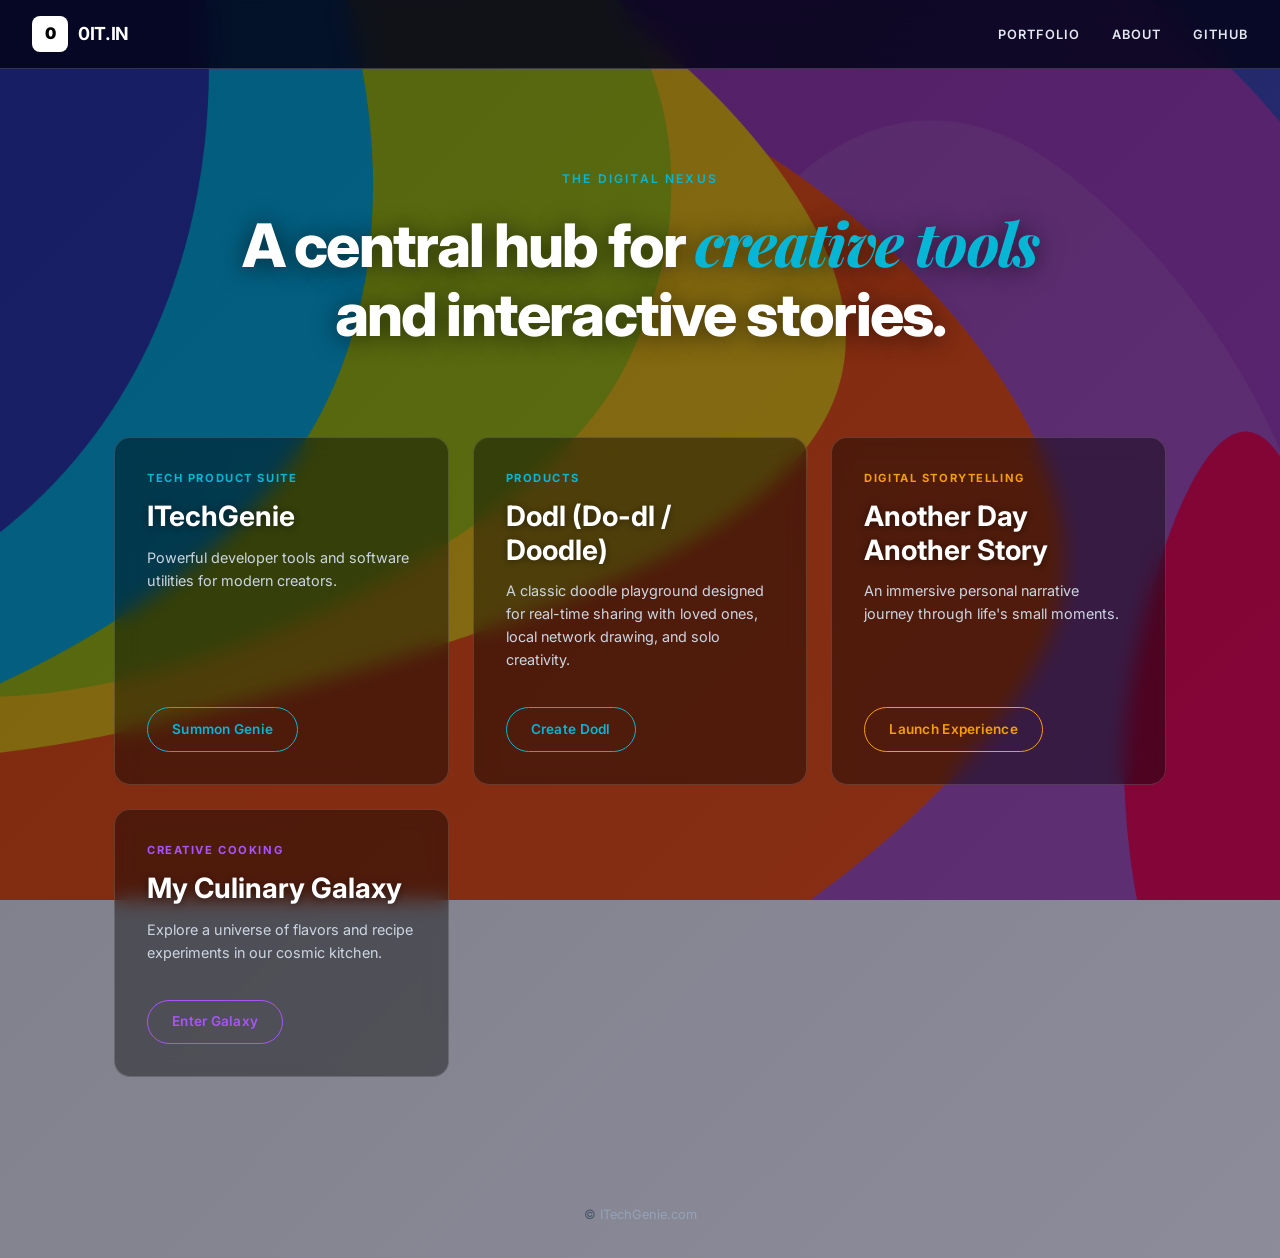
<file: index.html>
<!DOCTYPE html>
<html lang="en">

<head>
  <meta charset="UTF-8">
  <meta http-equiv="X-UA-Compatible" content="IE=edge">
  <meta name="viewport" content="width=device-width, initial-scale=1.0">
  <meta name="description" content="A central hub for creative tools and interactive stories.">
  <title>0IT.IN — The Digital Nexus</title>
  <link rel="shortcut icon" href="https://itechgenie.com/wp-content/uploads/gwpf_icon/favicon.ico">
  <link rel="apple-touch-icon" href="https://itechgenie.com/wp-content/uploads/gwpf_icon/favicon.ico">
  <link rel="stylesheet" href="assets/style.css">
  <script type="text/javascript">

    // JavaScript method to perform the redirect
    function redirectToLink(link) {
      // Perform any necessary logic before redirecting
      console.log("Redirecting to: " + link);

      try {
        newrelic.addPageAction("LinkClicks", { link: link });
      } catch (e) {
        console.error(e);
      }

      var newTab = window.open(link, '_blank'); // Open the link in a new tab
      newTab.focus(); // Focus on the new tab
    }

    !function () { "use strict"; !function (e, t) { var n = e.amplitude || { _q: [], _iq: {} }; if (n.invoked) e.console && console.error && console.error("Amplitude snippet has been loaded."); else { var r = function (e, t) { e.prototype[t] = function () { return this._q.push({ name: t, args: Array.prototype.slice.call(arguments, 0) }), this } }, s = function (e, t, n) { return function (r) { e._q.push({ name: t, args: Array.prototype.slice.call(n, 0), resolve: r }) } }, o = function (e, t, n) { e[t] = function () { if (n) return { promise: new Promise(s(e, t, Array.prototype.slice.call(arguments))) } } }, i = function (e) { for (var t = 0; t < y.length; t++)o(e, y[t], !1); for (var n = 0; n < g.length; n++)o(e, g[n], !0) }; n.invoked = !0; var a = t.createElement("script"); a.type = "text/javascript", a.integrity = "sha384-TPZhteUkZj8CAyBx+GZZytBdkuKnhKsSKcCoVCq0QSteWf/Kw5Kb9oVFUROLE1l3", a.crossOrigin = "anonymous", a.async = !0, a.src = "https://cdn.amplitude.com/libs/analytics-browser-1.9.1-min.js.gz", a.onload = function () { e.amplitude.runQueuedFunctions || console.log("[Amplitude] Error: could not load SDK") }; var c = t.getElementsByTagName("script")[0]; c.parentNode.insertBefore(a, c); for (var u = function () { return this._q = [], this }, l = ["add", "append", "clearAll", "prepend", "set", "setOnce", "unset", "preInsert", "postInsert", "remove", "getUserProperties"], p = 0; p < l.length; p++)r(u, l[p]); n.Identify = u; for (var d = function () { return this._q = [], this }, f = ["getEventProperties", "setProductId", "setQuantity", "setPrice", "setRevenue", "setRevenueType", "setEventProperties"], v = 0; v < f.length; v++)r(d, f[v]); n.Revenue = d; var y = ["getDeviceId", "setDeviceId", "getSessionId", "setSessionId", "getUserId", "setUserId", "setOptOut", "setTransport", "reset"], g = ["init", "add", "remove", "track", "logEvent", "identify", "groupIdentify", "setGroup", "revenue", "flush"]; i(n), n.createInstance = function (e) { return n._iq[e] = { _q: [] }, i(n._iq[e]), n._iq[e] }, e.amplitude = n } }(window, document) }();
    amplitude.init("d2d24f0a9dc5ae48b38d1d381b5eb03b");

 
    ;window.NREUM||(NREUM={});NREUM.init={browser_consent_mode:{enabled:false},privacy:{cookies_enabled:true},distributed_tracing:{enabled:true},performance:{capture_measures:true},ajax:{deny_list:["bam.eu01.nr-data.net"],capture_payloads:'none'}};

    ;NREUM.loader_config={accountID:"2832717",trustKey:"2832717",agentID:"538569623",licenseKey:"NRJS-64d8b51a63b45aafdb9",applicationID:"538569623"};
    ;NREUM.info={beacon:"bam.eu01.nr-data.net",errorBeacon:"bam.eu01.nr-data.net",licenseKey:"NRJS-64d8b51a63b45aafdb9",applicationID:"538569623",sa:1};
    ;/*! For license information please see nr-loader-spa-1.320.0.min.js.LICENSE.txt */
    (()=>{var e={8122(e,t,r){"use strict";r.d(t,{a:()=>s});var n=r(944);function s(e,t){try{if(!e||"object"!=typeof e)return(0,n.R)(3);if(!t||"object"!=typeof t)return(0,n.R)(4);const r=Object.create(Object.getPrototypeOf(t),Object.getOwnPropertyDescriptors(t)),i=0===Object.keys(r).length?e:r;for(let a in i)if(void 0!==e[a])try{if(null===e[a]){r[a]=null;continue}Array.isArray(e[a])&&Array.isArray(t[a])?r[a]=Array.from(new Set([...e[a],...t[a]])):e[a]instanceof Map||e[a]instanceof Set||e[a]instanceof Date||e[a]instanceof RegExp?r[a]=e[a]:"object"==typeof e[a]&&null!==t[a]&&"object"==typeof t[a]?r[a]=s(e[a],t[a]):r[a]=e[a]}catch(e){r[a]||(0,n.R)(1,e)}return r}catch(e){(0,n.R)(2,e)}}},2555(e,t,r){"use strict";r.d(t,{f:()=>a});var n=r(384),s=r(8122);const i={beacon:n.NT.beacon,errorBeacon:n.NT.errorBeacon,licenseKey:void 0,applicationID:void 0,sa:void 0,queueTime:void 0,applicationTime:void 0,ttGuid:void 0,user:void 0,account:void 0,product:void 0,extra:void 0,jsAttributes:{},userAttributes:void 0,atts:void 0,transactionName:void 0,tNamePlain:void 0};function a(e){try{return!!e.licenseKey&&!!e.errorBeacon&&!!e.applicationID}catch(e){return!1}}r.d(t,["D",0,e=>(0,s.a)(e,i)])},7699(e,t,r){"use strict";var n=r(860);const s={[n.K7.logging]:!0,[n.K7.genericEvents]:!0,[n.K7.jserrors]:!0,[n.K7.ajax]:!0};r.d(t,["It",0,1e6,"KC",0,s,"qh",0,"SESSION_ERROR"])},9324(e,t,r){"use strict";r.d(t,["A",0,"@newrelic/rrweb","x",0,"1.320.0"])},981(e,t,r){"use strict";r.d(t,["R",0,{AJAX:"AjaxRequest",PA:"PageAction",UA:"UserAction",BP:"BrowserPerformance",WS:"WebSocket",SPV:"SecurityPolicyViolation",JSE:"JavaScriptError",LOG:"Log",PVE:"PageView",PVT:"PageViewTiming",SR:"SessionReplay",ST:"SessionTrace",BI:"BrowserInteraction"}])},9752(e,t,r){"use strict";const n="newrelic-iframe-",s=n+"timing-update",i=n+"api",a=n+"api-response",o=n+"vitals-update",c=n+"ajax";r.d(t,["$8",0,o,"Gi",0,a,"KU",0,c,"Pl",0,n,"cS",0,i,"cr",0,s])},6154(e,t,r){"use strict";var n=r(1863);const s="undefined"!=typeof window&&!!window.document,i="undefined"!=typeof WorkerGlobalScope&&("undefined"!=typeof self&&self instanceof WorkerGlobalScope&&self.navigator instanceof WorkerNavigator||"undefined"!=typeof globalThis&&globalThis instanceof WorkerGlobalScope&&globalThis.navigator instanceof WorkerNavigator),a=s?window:"undefined"!=typeof WorkerGlobalScope&&("undefined"!=typeof self&&self instanceof WorkerGlobalScope&&self||"undefined"!=typeof globalThis&&globalThis instanceof WorkerGlobalScope&&globalThis),o=Boolean("hidden"===a?.document?.visibilityState),c=""+a?.location,d=/iPad|iPhone|iPod/.test(a.navigator?.userAgent),u=d&&"undefined"==typeof SharedWorker,l=(()=>{const e=a.navigator?.userAgent?.match(/Firefox[/\s](\d+\.\d+)/);return Array.isArray(e)&&e.length>=2?+e[1]:0})(),f=Date.now()-(0,n.t)();r.d(t,["OF",0,d,"RI",0,s,"WN",0,f,"bv",0,i,"gm",0,a,"lR",0,l,"m",0,c,"mw",0,o,"sb",0,u,"zk",0,()=>{const e=a?.performance?.getEntriesByType?.("navigation")?.[0];if(e&&e.responseStart>0&&e.responseStart<a.performance.now())return e}])},7295(e,t,r){"use strict";r.d(t,{Xv:()=>a,gX:()=>s,iW:()=>i});var n=[];function s(e){if(!e||i(e))return!1;if(0===n.length)return!0;if("*"===n[0].hostname)return!1;for(var t=0;t<n.length;t++){var r=n[t];if(r.hostname.test(e.hostname)&&r.pathname.test(e.pathname))return!1}return!0}function i(e){return void 0===e.hostname}function a(e){if(n=[],e&&e.length)for(var t=0;t<e.length;t++){let r=e[t];if(!r)continue;if("*"===r)return void(n=[{hostname:"*"}]);0===r.indexOf("http://")?r=r.substring(7):0===r.indexOf("https://")&&(r=r.substring(8));const s=r.indexOf("/");let i,a;s>0?(i=r.substring(0,s),a=r.substring(s)):(i=r,a="*");let[c]=i.split(":");n.push({hostname:o(c),pathname:o(a,!0)})}}function o(e,t=!1){const r=e.replace(/[.+?^${}()|[\]\\]/g,e=>"\\"+e).replace(/\*/g,".*?");return new RegExp((t?"^":"")+r+"$")}},3241(e,t,r){"use strict";r.d(t,{W:()=>s});var n=r(6154);function s(e={}){try{n.gm.dispatchEvent(new CustomEvent("newrelic",{detail:e}))}catch(e){}}},1687(e,t,r){"use strict";r.d(t,{Ak:()=>o,Ze:()=>d,x3:()=>c});var n=r(3241),s=r(3606),i=r(860),a=r(2646);function o(e,t){if(!e)return;const r={staged:!1,priority:i.P3[t]||0};e.runtime.drainRegistry.get(t)||e.runtime.drainRegistry.set(t,r)}function c(e,t){if(!e)return;const r=e.runtime.drainRegistry;r&&(r.get(t)&&r.delete(t),l(e,t,!1),r.size&&u(e))}function d(e,t="feature",r=!1){if(e){if(!e.runtime.drainRegistry.get(t)||r)return l(e,t);e.runtime.drainRegistry.get(t).staged=!0,u(e)}}function u(e){if(!e)return;const t=Array.from(e.runtime.drainRegistry);t.every(([e,t])=>t.staged)&&(t.sort((e,t)=>e[1].priority-t[1].priority),t.forEach(([t])=>{e.runtime.drainRegistry.delete(t),l(e,t)}))}function l(e,t,r=!0){if(!e)return;const i=e.ee,o=s.i.handlers;if(i&&!i.aborted&&i.backlog&&o){if((0,n.W)({type:"lifecycle",name:"drain",feature:t}),r){const e=i.backlog[t],r=o[t];if(r){for(let t=0;e&&t<e.length;++t)f(e[t],r);Object.entries(r).forEach(([e,t])=>{Object.values(t||{}).forEach(t=>{t[0]?.on&&t[0].context()instanceof a.y&&!t[0].listeners(e).includes(t[1])&&t[0].on(e,t[1])})})}}i.isolatedBacklog||delete o[t],i.backlog[t]=null,i.emit("drain-"+t,[])}}function f(e,t){var r=e[1];Object.values(t[r]||{}).forEach(t=>{var r=e[0];if(t[0]===r){var n=t[1],s=e[3],i=e[2];n.apply(s,i)}})}},7836(e,t,r){"use strict";var n=r(384),s=r(8990),i=r(2646),a=r(5607);const o="nr@context:".concat(a.W),c=function e(t,r){var n={},a={},u={},l=!1;try{l=16===r.length&&d.initializedAgents?.[r]?.runtime.isolatedBacklog}catch(e){}var f={on:p,addEventListener:p,removeEventListener:function(e,t){var r=n[e];if(!r)return;for(var s=0;s<r.length;s++)r[s]===t&&r.splice(s,1)},emit:function(e,r,n,s,i){!1!==i&&(i=!0);if(c.aborted&&!s)return;t&&i&&t.emit(e,r,n);var o=h(n);g(e).forEach(e=>{e.apply(o,r)});var d=v()[a[e]];d&&d.push([f,e,r,o]);return o},get:m,listeners:g,context:h,buffer:function(e,t){const r=v();if(t=t||"feature",f.aborted)return;Object.entries(e||{}).forEach(([e,n])=>{a[n]=t,t in r||(r[t]=[])})},abort:function(){f._aborted=!0,Object.keys(f.backlog).forEach(e=>{delete f.backlog[e]})},isBuffering:function(e){return!!v()[a[e]]},debugId:r,backlog:l?{}:t&&"object"==typeof t.backlog?t.backlog:{},isolatedBacklog:l};return Object.defineProperty(f,"aborted",{get:()=>{let e=f._aborted||!1;return e||(t&&(e=t.aborted),e)}}),f;function h(e){return e&&e instanceof i.y?e:e?(0,s.I)(e,o,()=>new i.y(o)):new i.y(o)}function p(e,t){n[e]=g(e).concat(t)}function g(e){return n[e]||[]}function m(t){return u[t]=u[t]||e(f,t)}function v(){return f.backlog}}(void 0,"globalEE"),d=(0,n.Zm)();d.ee||(d.ee=c),r.d(t,["P",0,o,"ee",0,c])},2646(e,t,r){"use strict";r.d(t,{y:()=>n});class n{constructor(e){this.contextId=e}}},9908(e,t,r){"use strict";r.d(t,{d:()=>n,p:()=>s});var n=r(7836).ee.get("handle");function s(e,t,r,s,i){i?(i.buffer([e],s),i.emit(e,t,r)):(n.buffer([e],s),n.emit(e,t,r))}},3606(e,t,r){"use strict";r.d(t,{i:()=>i});var n=r(9908);i.on=a;var s=i.handlers={};function i(e,t,r,i){a(i||n.d,s,e,t,r)}function a(e,t,r,s,i){i||(i="feature"),e||(e=n.d);var a=t[i]=t[i]||{};(a[r]=a[r]||[]).push([e,s])}},3878(e,t,r){"use strict";function n(e,t){return{capture:e,passive:!1,signal:t}}function s(e,t,r=!1,s){window.addEventListener(e,t,n(r,s))}function i(e,t,r=!1,s){document.addEventListener(e,t,n(r,s))}r.d(t,{DD:()=>i,jT:()=>n,sp:()=>s})},5607(e,t,r){"use strict";const n=(0,r(9566).bz)();r.d(t,["W",0,n])},9566(e,t,r){"use strict";r.d(t,{LA:()=>a,ZF:()=>o,bz:()=>i,el:()=>c});var n=r(6154);function s(e,t){return e?15&e[t]:16*Math.random()|0}function i(){const e=n.gm?.crypto||n.gm?.msCrypto;let t,r=0;return e&&e.getRandomValues&&(t=e.getRandomValues(new Uint8Array(30))),"xxxxxxxx-xxxx-4xxx-yxxx-xxxxxxxxxxxx".split("").map(e=>"x"===e?s(t,r++).toString(16):"y"===e?(3&s()|8).toString(16):e).join("")}function a(e){const t=n.gm?.crypto||n.gm?.msCrypto;let r,i=0;t&&t.getRandomValues&&(r=t.getRandomValues(new Uint8Array(e)));const a=[];for(var o=0;o<e;o++)a.push(s(r,i++).toString(16));return a.join("")}function o(){return a(16)}function c(){return a(32)}},2614(e,t,r){"use strict";r.d(t,["BB",0,18e5,"Wt",0,"NRBA_SESSION::","g",0,{OFF:0,FULL:1,ERROR:2},"iL",0,{SAME_TAB:"same-tab",CROSS_TAB:"cross-tab"},"tS",0,{STARTED:"session-started",PAUSE:"session-pause",RESET:"session-reset",RESUME:"session-resume",UPDATE:"session-update"},"wk",0,144e5])},733(e,t,r){"use strict";function n(e,t){return function(e){let t=2166136261;for(let r=0;r<e.length;r++)t^=e.charCodeAt(r),t=Math.imul(t,16777619);return(t>>>0).toString(16).padStart(8,"0")}("".concat(String(e),":").concat(String(t)))}r.d(t,{Y:()=>n})},1863(e,t,r){"use strict";function n(){return Math.floor(performance.now())}r.d(t,{t:()=>n})},9119(e,t,r){"use strict";r.d(t,{L:()=>i});var n=/([^?#]*)[^#]*(#[^?]*|$).*/,s=/([^?#]*)().*/;function i(e,t){return e?e.replace(t?n:s,"$1$2"):e}},7485(e,t,r){"use strict";r.d(t,{D:()=>s});var n=r(6154);function s(e){if(0===(e||"").indexOf("data:"))return{protocol:"data"};try{const t=new URL(e,location.href),r={port:t.port,hostname:t.hostname,pathname:t.pathname,search:t.search,protocol:t.protocol.slice(0,t.protocol.indexOf(":")),sameOrigin:t.protocol===n.gm?.location?.protocol&&t.host===n.gm?.location?.host};return r.port&&""!==r.port||("http:"===t.protocol&&(r.port="80"),"https:"===t.protocol&&(r.port="443")),r.pathname&&""!==r.pathname?r.pathname.startsWith("/")||(r.pathname="/".concat(r.pathname)):r.pathname="/",r}catch(e){return{}}}},7866(e,t,r){"use strict";r.d(t,["Nc",0,/^\s*at Function code \(Function code:\d+:\d+\)\s*/i,"cn",0,/^\s*(?:([^@]*)(?:\(.*?\))?@)?((?:file|http|https|chrome|safari-extension).*?):(\d+)(?::(\d+))?\s*$/i,"fL",0,/^\s*at .+ \(eval at \S+ \((?:(?:file|http|https):[^)]+)?\)(?:, [^:]*:\d+:\d+)?\)$/i,"h3",0,/function (.+?)\s*\(/,"hB",0,/^\s*at (?:((?:\[object object\])?(?:[^(]*\([^)]*\))*[^()]*(?: \[as \S+\])?) )?\(?((?:file|http|https|chrome-extension):.*?)?:(\d+)(?::(\d+))?\)?\s*$/i])},944(e,t,r){"use strict";r.d(t,{R:()=>s});var n=r(3241);function s(e,t){"function"==typeof console.debug&&(console.debug("New Relic Warning: https://github.com/newrelic/newrelic-browser-agent/blob/main/docs/warning-codes.md#".concat(e),t),(0,n.W)({drained:null,type:"data",name:"warn",feature:"warn",data:{code:e,secondary:t}}))}},8990(e,t,r){"use strict";r.d(t,{I:()=>s});var n=Object.prototype.hasOwnProperty;function s(e,t,r){if(n.call(e,t))return e[t];var s=r();if(Object.defineProperty&&Object.keys)try{return Object.defineProperty(e,t,{value:s,writable:!0,enumerable:!1}),s}catch(e){}return e[t]=s,s}},6389(e,t,r){"use strict";function n(e,t=500,r={}){const n=r?.leading||!1;let s;return(...r)=>{n&&void 0===s&&(e.apply(this,r),s=setTimeout(()=>{s=clearTimeout(s)},t)),n||(clearTimeout(s),s=setTimeout(()=>{e.apply(this,r)},t))}}function s(e){let t=!1;return(...r)=>{t||(t=!0,e.apply(this,r))}}r.d(t,{J:()=>s,s:()=>n})},1910(e,t,r){"use strict";r.d(t,{i:()=>i});var n=r(944);const s=new Map;function i(...e){return e.every(e=>{if(s.has(e))return s.get(e);const t="function"==typeof e?e.toString():"",r=t.includes("[native code]"),i=t.includes("nrWrapper");return r||i||(0,n.R)(64,e?.name||t),s.set(e,r),r})}},3304(e,t,r){"use strict";r.d(t,{A:()=>s});var n=r(7836);function s(e){try{return JSON.stringify(e,(()=>{const e=new WeakSet;return(t,r)=>{if("object"==typeof r&&null!==r){if(e.has(r))return;e.add(r)}return r}})())??""}catch(e){try{n.ee.emit("internal-error",[e])}catch(e){}return""}}},5718(e,t,r){"use strict";r.d(t,{AZ:()=>m,Qr:()=>E,QL:()=>v});var n=r(6154),s=r(1863),i=r(9119),a=r(7866);class o{dom=new c;performance=new c;constructor(e){this.url=e,this.claimedBy=new Set}get script(){const e=Math.max(this.dom.start,this.performance.end);return{start:e,end:Math.max(this.dom.end,this.performance.end,e)}}}class c{start=0;end=0;value=void 0}function d(e=()=>{},t){return{get:()=>void 0!==t?t:e(),set:e=>{t=e}}}let u;try{u=m(v())[0]}catch(e){u=m(e)[0]}const l=e=>"script"===e.initiatorType||["link","fetch"].includes(e.initiatorType)&&(0,i.L)(e.name).endsWith(".js"),f=new Map;let h=[];function p(e){return f.get(e)}function g(e){const t=p(e);if(t)return t;const r=new o(e);if(f.set(e,r),f.size>1e3){const e=f.keys().next().value;f.delete(e)}return r}if(n.gm.MutationObserver&&n.gm.document){new MutationObserver(e=>{e.forEach(e=>{e.addedNodes.forEach(e=>{if("SCRIPT"===e.nodeName&&e.src){const t=g((0,i.L)(e.src));t.dom.start=(0,s.t)(),t.dom.value=e;const r=()=>{t.dom.end=(0,s.t)()};["load","error"].forEach(t=>e.addEventListener(t,r,{once:!0}))}})})}).observe(n.gm.document,{childList:!0,subtree:!0})}if(n.gm.PerformanceObserver?.supportedEntryTypes.includes("resource")){new PerformanceObserver(e=>{e.getEntries().filter(l).forEach(e=>{const t=g((0,i.L)(e.name));t.performance.start=Math.floor(e.startTime),t.performance.end=Math.floor(e.responseEnd),t.performance.value=e;const r=[];h.forEach(({test:t,addedAt:n},i)=>{(t(e)||(0,s.t)()-n>1e4)&&r.push(i)}),h=h.filter((e,t)=>!r.includes(t))})}).observe({type:"resource",buffered:!0})}function m(e){if(!e||"string"!=typeof e)return[];const t=new Set,r=e.split("\n");for(const e of r){const r=e.match(a.cn)||e.match(a.hB)||e.match(a.fL);if(r&&r[2])t.add((0,i.L)(r[2]));else{const r=e.match(/\(([^)]+\.js):\d+:\d+\)/)||e.match(/^\s+at\s+([^\s(]+\.js):\d+:\d+/);r&&r[1]&&t.add((0,i.L)(r[1]))}}return[...t]}function v(){let e;try{const t=Error.stackTraceLimit;Error.stackTraceLimit=50,e=(new Error).stack,Error.stackTraceLimit=t}catch(t){e=(new Error).stack}return e}function y(e,t){return(0,i.L)(e.name)===t}function b(e,t){e.fetchStart=Math.floor(t.startTime),e.fetchEnd=Math.floor(t.responseEnd),e.asset=t.name,e.type=t.initiatorType}function E(e){const t=e?.id,r={registeredAt:(0,s.t)(),reportedAt:void 0,fetchStart:0,fetchEnd:0,scriptStart:0,scriptEnd:0,asset:void 0,type:"unknown"},a=v();if(!a)return r;const o=n.gm.performance?.getEntriesByType("navigation")?.[0]?.name||"";try{const e=m(a),c=(e.length>1?e.filter(e=>u!==e):e)[0];if(!c)return r;if(o.includes(c))return r.asset=(0,i.L)(o),r.type="inline",r;r.correlation=p(c);const l=r.correlation?.performance.value||n.gm.performance?.getEntriesByType("resource")?.find(e=>y(e,c));if(l)b(r,l);else{(function(e){if(!e||!n.gm.document)return!1;try{const t=n.gm.document.querySelectorAll('link[rel="preload"][as="script"]');for(const r of t)if((0,i.L)(r.href)===e)return!0}catch(e){}return!1})(c)&&(r.asset=c,r.type="preload"),function(e,t){n.gm.PerformanceObserver?.supportedEntryTypes?.includes("resource")&&h.push({addedAt:(0,s.t)(),test:r=>!!y(r,t)&&(b(e,r),!0)})}(r,c)}const f=r.correlation,g=!!t&&!!f?.claimedBy.has(t);f&&t&&f.claimedBy.add(t);const v=()=>{const e=f?.script.start;if(!g||!e)return!1;return r.registeredAt-e>1e4};Object.defineProperty(r,"scriptStart",d(()=>v()?r.registeredAt:f?.script.start??r.fetchEnd)),Object.defineProperty(r,"scriptEnd",d(()=>v()?r.registeredAt:f?.script.end??r.registeredAt))}catch(e){}return r}},5732(e,t,r){"use strict";r.d(t,{$5:()=>u,B5:()=>d,Ms:()=>i,NG:()=>s,Ux:()=>o,YA:()=>c,yx:()=>a});var n=r(5718);function s(e,t){if(!f(e,t))return;const r=t.runtime.registeredEntities;return r?.find(t=>t.metadata.target.iframeInterfaceId===e)}function i(e,t){if(!f(e,t))return[];const r=t.runtime.registeredEntities;return r?.filter(t=>String(t.metadata.target.id)===String(e)).map(e=>e.metadata.target)||[]}function a(e,t){if(!f(e,t))return[];const r=t.runtime.registeredEntities,n=r?.filter(t=>t.metadata.timings?.asset?.endsWith(e));return function(e){if(!e?.length)return e||[];const t=new Map,r=[];for(const n of e){const e=n.metadata?.timings?.asset;if(!e){r.push(n);continue}const s="".concat(e,"::").concat(n.metadata?.target?.id),i=t.get(s);if(i){if(i.metadata.target?.blocked&&!n.metadata.target?.blocked){const e=r.indexOf(i);-1!==e&&(r[e]=n),t.set(s,n)}}else t.set(s,n),r.push(n)}return r}(n).map(e=>e.metadata.target)}function o(e,t){if(!l(t))return{};const r=t.agentRef.runtime.appMetadata.agents[0].entityGuid;return e?e.attributes:{"entity.guid":r,appId:t.agentRef.info.applicationID}}function c(e,t){return d(e,t)?{"child.id":e.id,"child.type":e.type,...o(void 0,t)}:{}}function d(e,t){return!!e&&!!l(t)&&t.agentRef.init.api.register.duplicate_data_to_container}function u(e){if(!f(!0,e)||!e?.runtime?.registeredEntities?.length)return[void 0];const t=[];try{var r=(0,n.AZ)((0,n.QL)());let s=r.length-1;for(;r[s];)t.push(...a(r[s--],e))}catch(e){}const s=function(e){const t=new Set,r=[];for(const n of e){const e=n?.instance;t.has(e)||(t.add(e),r.push(n))}return r}(t);return s.length||s.push(void 0),s}function l(e){return 2===e?.harvestEndpointVersion}function f(e,t){return!!e&&!!t?.init.api.register.enabled}r.d(t,["fQ",0,{MFE:"MFE",BA:"BA"}])},5289(e,t,r){"use strict";r.d(t,{GG:()=>a,Qr:()=>c,sB:()=>o});var n=r(3878),s=r(6389);function i(){return"undefined"==typeof document||"complete"===document.readyState}function a(e,t){if(i())return e();const r=(0,s.J)(e),a=setInterval(()=>{i()&&(clearInterval(a),r())},500);(0,n.sp)("load",r,t)}function o(e){if(i())return e();(0,n.DD)("DOMContentLoaded",e)}function c(e){if(i())return e();(0,n.sp)("popstate",e)}},384(e,t,r){"use strict";r.d(t,{Zm:()=>c,bQ:()=>u,dV:()=>d,pV:()=>l});var n=r(6154),s=r(1863),i=r(944),a=r(1910);const o={beacon:"bam.nr-data.net",errorBeacon:"bam.nr-data.net"};function c(){return n.gm.NREUM||(n.gm.NREUM={}),void 0===n.gm.newrelic&&(n.gm.newrelic=n.gm.NREUM),n.gm.NREUM}function d(){let e=c();return e.o||(e.o={ST:n.gm.setTimeout,SI:n.gm.setImmediate||n.gm.setInterval,CT:n.gm.clearTimeout,XHR:n.gm.XMLHttpRequest,REQ:n.gm.Request,EV:n.gm.Event,PR:n.gm.Promise,MO:n.gm.MutationObserver,FETCH:n.gm.fetch,WS:n.gm.WebSocket},(0,a.i)(...Object.values(e.o))),e}function u(e,t){let r=c();r.initializedAgents??={},t.initializedAt={ms:(0,s.t)(),date:new Date},r.initializedAgents[e]=t,2===Object.keys(r.initializedAgents).length&&(0,i.R)(69)}function l(){return function(){let e=c();const t=e.info||{};e.info={beacon:o.beacon,errorBeacon:o.errorBeacon,...t}}(),function(){let e=c();const t=e.init||{};e.init={...t}}(),d(),function(){let e=c();const t=e.loader_config||{};e.loader_config={...t}}(),c()}r.d(t,["NT",0,o])},2843(e,t,r){"use strict";r.d(t,{G:()=>i,u:()=>s});var n=r(3878);function s(e,t=!1,r,s){(0,n.DD)("visibilitychange",function(){if(t)return void("hidden"===document.visibilityState&&e());e(document.visibilityState)},r,s)}function i(e,t,r){(0,n.sp)("pagehide",e,t,r)}},8139(e,t,r){"use strict";r.d(t,{u:()=>f});var n=r(7836),s=r(3434),i=r(8990),a=r(6154);const o={},c=a.gm.XMLHttpRequest,d="addEventListener",u="removeEventListener",l="nr@wrapped:".concat(n.P);function f(e){var t=function(e){return(e||n.ee).get("events")}(e);if(o[t.debugId]++)return t;o[t.debugId]=1;var r=(0,s.YM)(t,!0);function f(e){r.inPlace(e,[d,u],"-",p)}function p(e,t){return e[1]}return"getPrototypeOf"in Object&&(a.RI&&h(document,f),c&&h(c.prototype,f),h(a.gm,f)),t.on(d+"-start",function(e,t){var n=e[1];if(null!==n&&("function"==typeof n||"object"==typeof n)&&"newrelic"!==e[0]){var s=(0,i.I)(n,l,function(){var e={object:function(){if("function"!=typeof n.handleEvent)return;return n.handleEvent.apply(n,arguments)},function:n}[typeof n];return e?r(e,"fn-",null,e.name||"anonymous"):n});this.wrapped=e[1]=s}}),t.on(u+"-start",function(e){e[1]=this.wrapped||e[1]}),t}function h(e,t,...r){let n=e;for(;"object"==typeof n&&!Object.prototype.hasOwnProperty.call(n,d);)n=Object.getPrototypeOf(n);n&&t(n,...r)}},3434(e,t,r){"use strict";r.d(t,{YM:()=>d});var n=r(7836),s=r(5607),i=r(5732);const a="nr@original:".concat(s.W);var o=Object.prototype.hasOwnProperty,c=!1;function d(e,t,r){return e||(e=n.ee),s.inPlace=function(e,t,r,n,i,a){r||(r="");const o="-"===r.charAt(0);for(let c=0;c<t.length;c++){const d=t[c],u=e[d];l(u)||(e[d]=s(u,o?d+r:r,n,d,i,a))}},s.flag=a,s;function s(t,n,s,c,f,h){return l(t)?t:(n||(n=""),nrWrapper[a]=t,function(e,t,r){if(Object.defineProperty&&Object.keys)try{return Object.keys(e).forEach(function(r){Object.defineProperty(t,r,{get:function(){return e[r]},set:function(t){return e[r]=t,t}})}),t}catch(e){u([e],r)}for(var n in e)o.call(e,n)&&(t[n]=e[n])}(t,nrWrapper,e),nrWrapper);function nrWrapper(){var a,o,l,p;let g,m;try{o=this,a=[...arguments],m=h?(0,i.$5)(r):[void 0],l="function"==typeof s?s(a,o):s||{}}catch(t){u([t,"",[a,o,c],l],e)}d(n+"start",[a,o,c,m],l,f);const v=performance.now();let y;try{return p=t.apply(o,a),y=performance.now(),p}catch(e){throw y=performance.now(),d(n+"err",[a,o,e,m],l,f),g=e,g}finally{const e=y-v,t={start:v,end:y,duration:e,isLongTask:e>=50,methodName:c,thrownError:g};t.isLongTask&&d("long-task",[t,o,m],l,f),d(n+"end",[a,o,p,m],l,f)}}}function d(r,n,s,i){if(!c||t){var a=c;c=!0;try{e.emit(r,n,s,t,i)}catch(t){u([t,r,n,s],e)}c=a}}}function u(e,t){t||(t=n.ee);try{t.emit("internal-error",e)}catch(e){}}function l(e){return!(e&&"function"==typeof e&&e.apply&&!e[a])}r.d(t,["Jt",0,a])},9300(e,t,r){"use strict";const n=r(860).K7.ajax;r.d(t,["TZ",0,n,"f5",0,"ajaxRequest.id","mo",0,{NONE:"none",FAILURES:"failures",ALL:"all"}])},3333(e,t,r){"use strict";var n=r(981);const s=r(860).K7.genericEvents,i=[n.R.PA,n.R.UA,n.R.BP];r.d(t,["$v",0,{RESOURCES:"experimental.resources",REGISTER:"register"},"TZ",0,s,"Zp",0,["auxclick","click","copy","keydown","paste","scrollend"],"kd",0,i,"qN",0,["focus","blur"]])},6774(e,t,r){"use strict";const n=r(860).K7.jserrors;r.d(t,["T",0,n])},993(e,t,r){"use strict";const n=r(860).K7.logging;r.d(t,["A$",0,{OFF:0,ERROR:1,WARN:2,INFO:3,DEBUG:4,TRACE:5},"TZ",0,n,"p_",0,{ERROR:"ERROR",WARN:"WARN",INFO:"INFO",DEBUG:"DEBUG",TRACE:"TRACE"}])},3785(e,t,r){"use strict";r.d(t,{R:()=>c,b:()=>d});var n=r(9908),s=r(1863),i=r(860),a=r(3969),o=r(993);function c(e,t,r={},c=o.p_.INFO,d=!0,u,l=(0,s.t)()){(0,n.p)(a.xV,["API/logging/".concat(c.toLowerCase(),"/called")],void 0,i.K7.metrics,e),(0,n.p)("log",[l,t,r,c,d,u],void 0,i.K7.logging,e)}function d(e){return"string"==typeof e&&Object.values(o.p_).some(t=>t===e.toUpperCase().trim())}},3969(e,t,r){"use strict";const n=r(860).K7.metrics;r.d(t,["TZ",0,n,"XG",0,"storeEventMetrics","xV",0,"storeSupportabilityMetrics"])},6630(e,t,r){"use strict";const n=r(860).K7.pageViewEvent;r.d(t,["T",0,n])},782(e,t,r){"use strict";const n=r(860).K7.pageViewTiming;r.d(t,["T",0,n])},6344(e,t,r){"use strict";var n=r(2614);const s=r(860).K7.sessionReplay,i={[n.g.ERROR]:15e3,[n.g.FULL]:3e5,[n.g.OFF]:0};r.d(t,["Qb",0,{API:"api",RESUME:"resume",SWITCH_TO_FULL:"switchToFull",INITIALIZE:"initialize",PRELOAD:"preload"},"TZ",0,s,"Vh",0,"errorDuringReplay","_s",0,{DomContentLoaded:0,Load:1,FullSnapshot:2,IncrementalSnapshot:3,Meta:4,Custom:5},"bc",0,{RESET:{message:"Session was reset",sm:"Reset"},IMPORT:{message:"Recorder failed to import",sm:"Import"},TOO_MANY:{message:"429: Too Many Requests",sm:"Too-Many"},TOO_BIG:{message:"Payload was too large",sm:"Too-Big"},CROSS_TAB:{message:"Session Entity was set to OFF on another tab",sm:"Cross-Tab"},ENTITLEMENTS:{message:"Session Replay is not allowed and will not be started",sm:"Entitlement"}},"yP",0,i])},5270(e,t,r){"use strict";r.d(t,{Aw:()=>a,SR:()=>i,rF:()=>o});var n=r(384),s=r(7767);function i(e){return!!(0,n.dV)().o.MO&&(0,s.V)(e)&&!0===e?.session_trace.enabled}function a(e){return!0===e?.session_replay.preload&&i(e)}function o(e,t){try{if("string"==typeof t?.type){if("password"===t.type.toLowerCase())return"*".repeat(e?.length||0);if(void 0!==t?.dataset?.nrUnmask||t?.classList?.contains("nr-unmask"))return e}}catch(e){}return"string"==typeof e?e.replace(/[\S]/g,"*"):"*".repeat(e?.length||0)}},3738(e,t,r){"use strict";const n=r(860).K7.sessionTrace,s="-start",i="-end",a="fn"+s,o="fn"+i;r.d(t,["He",0,"bstResource","Kp",0,i,"Lc",0,o,"Rz",0,"pushState","TZ",0,n,"bD",0,"resource","bc",0,{CROSS_TAB:{message:"Session Entity was set to OFF on another tab"},ENTITLEMENTS:{message:"Session Trace is not allowed and will not be started"},RESET:{message:"Session was reset"},SESSION_CHANGED:{message:"Session identifier changed unexpectedly"}},"d3",0,s,"uP",0,a])},3962(e,t,r){"use strict";const n=r(860).K7.softNav;r.d(t,["O2",0,{INITIAL_PAGE_LOAD:"",ROUTE_CHANGE:1,UNSPECIFIED:2},"OV",0,"popstate","Qu",0,{INTERACTION:1,AJAX:2,CUSTOM_END:3,CUSTOM_TRACER:4},"TZ",0,n,"ih",0,{IP:"in progress",PF:"pending finish",FIN:"finished",CAN:"cancelled"},"pP",0,"initialPageLoad","tC",0,["click","keydown","submit"]])},4234(e,t,r){"use strict";r.d(t,{W:()=>s});var n=r(1687);class s{constructor(e,t){this.agentRef=e,this.ee=e?.ee,this.featureName=t,this.blocked=!1}deregisterDrain(){(0,n.x3)(this.agentRef,this.featureName)}}},7767(e,t,r){"use strict";var n=r(6154);r.d(t,["V",0,e=>n.RI&&!0===e?.privacy.cookies_enabled])},8362(e,t,r){"use strict";r.d(t,{d:()=>i});var n=r(9566),s=r(1741);class i extends s.W{agentIdentifier=(0,n.LA)(16)}},1741(e,t,r){"use strict";r.d(t,{W:()=>i});var n=r(944),s=r(4261);class i{#e(e,...t){if(this[e]!==i.prototype[e])return this[e](...t);(0,n.R)(35,e)}addPageAction(e,t){return this.#e(s.hG,e,t)}register(e){return this.#e(s.eY,e)}recordCustomEvent(e,t){return this.#e(s.fF,e,t)}setPageViewName(e,t){return this.#e(s.Fw,e,t)}setCustomAttribute(e,t,r){return this.#e(s.cD,e,t,r)}noticeError(e,t){return this.#e(s.o5,e,t)}setUserId(e,t=!1){return this.#e(s.Dl,e,t)}setApplicationVersion(e){return this.#e(s.nb,e)}setErrorHandler(e){return this.#e(s.bt,e)}addRelease(e,t){return this.#e(s.k6,e,t)}log(e,t){return this.#e("log",e,t)}start(){return this.#e("start")}finished(e){return this.#e(s.BL,e)}recordReplay(){return this.#e(s.CH)}pauseReplay(){return this.#e(s.Tb)}addToTrace(e){return this.#e(s.U2,e)}setCurrentRouteName(e){return this.#e(s.PA,e)}interaction(e){return this.#e(s.dT,e)}wrapLogger(e,t,r){return this.#e(s.Wb,e,t,r)}measure(e,t){return this.#e(s.V1,e,t)}consent(e){return this.#e(s.Pv,e)}}},4261(e,t,r){"use strict";r.d(t,["BL",0,"finished","CH",0,"recordReplay","Dl",0,"setUserId","Fw",0,"setPageViewName","PA",0,"setCurrentRouteName","Pv",0,"consent","Tb",0,"pauseReplay","U2",0,"addToTrace","V1",0,"measure","Wb",0,"wrapLogger","bt",0,"setErrorHandler","cD",0,"setCustomAttribute","dT",0,"interaction","eY",0,"register","fF",0,"recordCustomEvent","hG",0,"addPageAction","hw",0,"api-ixn-","k6",0,"addRelease","nb",0,"setApplicationVersion","o5",0,"noticeError"])},1738(e,t,r){"use strict";r.d(t,{U:()=>l,Y:()=>u});var n=r(3241),s=r(9908),i=r(1863),a=r(944),o=r(3969),c=r(8362),d=r(860);function u(e,t,r,i){const u=i||r;!u||u[e]&&u[e]!==c.d.prototype[e]||(u[e]=function(){(0,s.p)(o.xV,["API/"+e+"/called"],void 0,d.K7.metrics,r.ee),(0,n.W)({drained:!!r.runtime?.activatedFeatures,type:"data",name:"api",feature:"api-"+e,data:{}});try{return t.apply(this,arguments)}catch(e){(0,a.R)(23,e)}})}function l(e,t,r,n,a){const o=e.info;null===r?delete o.jsAttributes[t]:o.jsAttributes[t]=r,(a||null===r)&&(0,s.p)("api-"+n,[(0,i.t)(),t,r],void 0,"session",e.ee)}},8374(e,t,r){r.nc=(()=>{try{return document?.currentScript?.nonce}catch(e){}return""})()},860(e,t,r){"use strict";const n="events",s="jserrors",i="browser/blobs",a="browser/logs",o={ajax:"ajax",genericEvents:"generic_events",jserrors:s,logging:"logging",metrics:"metrics",pageAction:"page_action",pageViewEvent:"page_view_event",pageViewTiming:"page_view_timing",sessionReplay:"session_replay",sessionTrace:"session_trace",softNav:"soft_navigations"},c={[o.pageViewEvent]:1,[o.pageViewTiming]:2,[o.metrics]:3,[o.jserrors]:4,[o.softNav]:5,[o.ajax]:6,[o.sessionTrace]:7,[o.sessionReplay]:8,[o.logging]:9,[o.genericEvents]:10},d={[o.pageViewEvent]:"rum",[o.pageViewTiming]:n,[o.ajax]:n,[o.softNav]:n,[o.metrics]:s,[o.jserrors]:s,[o.sessionTrace]:i,[o.sessionReplay]:i,[o.logging]:a,[o.genericEvents]:"ins"};r.d(t,["$J",0,d,"K7",0,o,"P3",0,c,"XX",0,s,"Yy",0,a,"df",0,i])}};const t={};function r(n){const s=t[n];if(void 0!==s)return s.exports;const i=t[n]={exports:{}};return e[n](i,i.exports,r),i.exports}r.m=e,r.d=(e,t)=>{if(Array.isArray(t))for(var n=0;n<t.length;){var s=t[n++],i=t[n++];r.o(e,s)?0===i&&n++:0===i?Object.defineProperty(e,s,{enumerable:!0,value:t[n++]}):Object.defineProperty(e,s,{enumerable:!0,get:i})}else for(var s in t)r.o(t,s)&&!r.o(e,s)&&Object.defineProperty(e,s,{enumerable:!0,get:t[s]})},r.f={},r.e=e=>Promise.all(Object.keys(r.f).reduce((t,n)=>(r.f[n](e,t),t),[])),r.u=e=>({212:"nr-spa-compressor",238:"nr-spa-iframe-message-handler",249:"nr-spa-recorder",478:"nr-spa"}[e]+"-1.320.0.min.js"),r.o=(e,t)=>Object.prototype.hasOwnProperty.call(e,t),(()=>{const e={},t="NRBA-1.320.0.PROD:";r.l=(n,s,i,a)=>{if(e[n])return void e[n].push(s);let o,c;if(void 0!==i){const e=document.getElementsByTagName("script");for(var d=0;d<e.length;d++){const r=e[d];if(r.getAttribute("src")==n||r.getAttribute("data-webpack")==t+i){o=r;break}}}if(!o){c=!0;var u={478:"sha512-ptWW4PpCZnBTIDhhRiGBt+293xNnolQo0m1Qi/t1Z22BYHA8sJuG7z8svwUyA2SkOzC8JSMqxK9Nw1EUOX9JfQ==",249:"sha512-qFikDjo9uUnND9Kqe+t4ZCHWIqREKhALU66Lho8f237ITJsOAKMEMLk0Ok1GEi/BQI9C6x+Zy9Mc0Uu5ynAkyw==",212:"sha512-xrFTS6icwYIkwpvTfypDYb/UToMmmvSFOrWBe5pORVfqBL4uAfm25DWVgmWraLk4eSTWiECVOVuTTZwEPvMzcw==",238:"sha512-Rve9kOApYyZ3KzhgYWObRhZhvZjG5ByN+5PaAXWJN5/bn8PyS6rodnmrH60xw5oGRbZRtm3Iat78cEtFZrx9fg=="};o=document.createElement("script"),o.charset="utf-8",r.nc&&o.setAttribute("nonce",r.nc),o.setAttribute("data-webpack",t+i),o.src=n,0!==o.src.indexOf(window.location.origin+"/")&&(o.crossOrigin="anonymous"),u[a]&&(o.integrity=u[a])}e[n]=[s];const l=(t,r)=>{o.onerror=o.onload=null,clearTimeout(f);const s=e[n];if(delete e[n],o.parentNode?.removeChild(o),s?.forEach(e=>e(r)),t)return t(r)},f=setTimeout(l.bind(null,void 0,{type:"timeout",target:o}),12e4);o.onerror=l.bind(null,o.onerror),o.onload=l.bind(null,o.onload),c&&document.head.appendChild(o)}})(),r.r=e=>{Symbol.toStringTag&&Object.defineProperty(e,Symbol.toStringTag,{value:"Module"}),Object.defineProperty(e,"__esModule",{value:!0})},r.p="https://js-agent.newrelic.com/",(()=>{const e={38:0,788:0};r.f.j=(t,n)=>{let s=r.o(e,t)?e[t]:void 0;if(0!==s)if(s)n.push(s[2]);else{const i=new Promise((r,n)=>s=e[t]=[r,n]);n.push(s[2]=i);const a=r.p+r.u(t),o=new Error,c=n=>{if(r.o(e,t)&&(s=e[t],0!==s&&(e[t]=void 0),s)){const e=n&&("load"===n.type?"missing":n.type),r=n&&n.target&&n.target.src;o.message="Loading chunk "+t+" failed: ("+e+": "+r+")",o.name="ChunkLoadError",o.type=e,o.request=r,s[1](o)}};r.l(a,c,"chunk-"+t,t)}};const t=(t,n)=>{let[s,i,a]=n;var o,c,d=0;if(s.some(t=>0!==e[t])){for(o in i)r.o(i,o)&&(r.m[o]=i[o]);if(a)a(r)}for(t&&t(n);d<s.length;d++)c=s[d],r.o(e,c)&&e[c]&&e[c][0](),e[c]=0},n=self["webpackChunk:NRBA-1.320.0.PROD"]=self["webpackChunk:NRBA-1.320.0.PROD"]||[];n.forEach(t.bind(null,0)),n.push=t.bind(null,n.push.bind(n))})(),(()=>{"use strict";r(8374);var e=r(8362),t=r(860);const n=Object.values(t.K7);var s=r(384),i=r(1741);var a=r(2555),o=r(3333),c=r(9300);const d=e=>{if(!e||"string"!=typeof e)return!1;try{document.createDocumentFragment().querySelector(e)}catch{return!1}return!0};var u=r(2614),l=r(944),f=r(8122);const h="[data-nr-mask]",p=e=>(0,f.a)(e,(()=>{const e={feature_flags:[],experimental:{register:!1,resources:!1,iframe_bridge:!1,iframe_domains:[]},mask_selector:"*",block_selector:"[data-nr-block]",mask_input_options:{color:!1,date:!1,"datetime-local":!1,email:!1,month:!1,number:!1,range:!1,search:!1,tel:!1,text:!1,time:!1,url:!1,week:!1,textarea:!1,select:!1,password:!0}};return{ajax:{deny_list:void 0,block_internal:!0,enabled:!0,autoStart:!0,capture_payloads:c.mo.NONE},api:{register:{get enabled(){return e.feature_flags.includes(o.$v.REGISTER)||e.experimental.register},set enabled(t){e.experimental.register=t},duplicate_data_to_container:!1,get allow_iframe_bridge(){return e.feature_flags.includes(o.$v.IFRAME_BRIDGE)||e.experimental.iframe_bridge},set allow_iframe_bridge(t){e.experimental.iframe_bridge=t},get iframe_domains(){return e.experimental.iframe_domains},set iframe_domains(t){Array.isArray(t)?e.experimental.iframe_domains=t:(0,l.R)(1,t)}}},browser_consent_mode:{enabled:!1},distributed_tracing:{enabled:void 0,exclude_newrelic_header:void 0,cors_use_newrelic_header:void 0,cors_use_tracecontext_headers:void 0,allowed_origins:void 0},get feature_flags(){return e.feature_flags},set feature_flags(t){e.feature_flags=t},generic_events:{enabled:!0,autoStart:!0},harvest:{interval:30},jserrors:{enabled:!0,autoStart:!0},logging:{enabled:!0,autoStart:!0},metrics:{enabled:!0,autoStart:!0},obfuscate:void 0,page_action:{enabled:!0},page_view_event:{enabled:!0,autoStart:!0},page_view_timing:{enabled:!0,autoStart:!0},performance:{capture_marks:!1,capture_measures:!1,capture_detail:!0,resources:{get enabled(){return e.feature_flags.includes(o.$v.RESOURCES)||e.experimental.resources},set enabled(t){e.experimental.resources=t},asset_types:[],first_party_domains:[],ignore_newrelic:!0}},privacy:{cookies_enabled:!0},proxy:{assets:void 0,beacon:void 0},session:{expiresMs:u.wk,inactiveMs:u.BB},session_replay:{autoStart:!0,enabled:!1,preload:!1,sampling_rate:10,error_sampling_rate:100,collect_fonts:!1,inline_images:!1,fix_stylesheets:!0,mask_all_inputs:!0,get mask_text_selector(){return e.mask_selector},set mask_text_selector(t){d(t)?e.mask_selector="".concat(t,",").concat(h):""===t||null===t?e.mask_selector=h:(0,l.R)(5,t)},get block_class(){return"nr-block"},get ignore_class(){return"nr-ignore"},get mask_text_class(){return"nr-mask"},get block_selector(){return e.block_selector},set block_selector(t){d(t)?e.block_selector+=",".concat(t):""!==t&&(0,l.R)(6,t)},get mask_input_options(){return e.mask_input_options},set mask_input_options(t){t&&"object"==typeof t?e.mask_input_options={...t,password:!0}:(0,l.R)(7,t)}},session_trace:{enabled:!0,autoStart:!0},soft_navigations:{enabled:!0,autoStart:!0},ssl:void 0,user_actions:{enabled:!0,elementAttributes:["id","className","tagName","type"]},web_sockets:{enabled:!1}}})());var g=r(6154),m=r(9324);let v=0;const y={buildEnv:"PROD",distMethod:"CDN",version:m.x,originTime:g.WN},b={consented:!1},E={activatedFeatures:void 0,appMetadata:{},configured:!1,get consented(){return this.session?.state?.consent||b.consented},set consented(e){b.consented=e},customTransaction:void 0,denyList:[],disabled:!1,drainRegistry:new Map,harvester:void 0,isolatedBacklog:!1,isRecording:!1,loaderType:void 0,maxBytes:3e4,obfuscator:void 0,onerror:void 0,ptid:void 0,releaseIds:{},session:void 0,timeKeeper:void 0,registeredEntities:[],jsAttributesMetadata:{bytes:0},get harvestCount(){return++v},listeningForIframeMessages:!1};var w=r(7836),R=r(3241);const A={accountID:void 0,trustKey:void 0,agentID:void 0,licenseKey:void 0,applicationID:void 0,xpid:void 0};var T=r(9908),x=r(9752);function S(e,t={},n,o){let{init:c,info:d,loader_config:u,runtime:l={},exposed:h=!0}=t;if(!d){const e=(0,s.pV)();c=e.init,d=e.info,u=e.loader_config}var m;e.init=p(c||{}),e.loader_config=(m=u||{},(0,f.a)(m,A)),d.jsAttributes??={},g.bv&&(d.jsAttributes.isWorker=!0),e.info=(0,a.D)(d);const v=e.init;e.runtime??=(e=>{const t=(0,f.a)(e,E),r=Object.keys(y).reduce((e,t)=>(e[t]={value:y[t],writable:!1,configurable:!0,enumerable:!0},e),{});return Object.defineProperties(t,r)})(l),v.proxy.assets&&(e=>{const t=e.startsWith("http");e+="/",r.p=t?e:"https://"+e})(v.proxy.assets),e.runtime.configured||(Object.defineProperty(e,"beacons",{get:()=>[e.info.beacon,e.info.errorBeacon,e.init.proxy.assets,e.init.proxy.beacon].filter(Boolean)}),Object.defineProperty(e.runtime,"denyList",{get:()=>[...e.init.ajax.deny_list||[],...e.init.ajax.block_internal?e.beacons:[]]}),e.runtime.ptid=e.agentIdentifier,function(e){const t=(0,s.pV)();Object.getOwnPropertyNames(i.W.prototype).forEach(r=>{const n=i.W.prototype[r];if("function"!=typeof n||"constructor"===n)return;let s=t[r];e[r]&&!1!==e.exposed&&"micro-agent"!==e.runtime?.loaderType&&(t[r]=(...t)=>{const n=e[r](...t);return s?s(...t):n})})}(e),e.runtime.loaderType=n,e.ee=w.ee.get(e.agentIdentifier),e.exposed=h,(0,R.W)({drained:!!e.runtime.activatedFeatures,type:"lifecycle",name:"initialize",feature:void 0,data:e.config}),e.init.api.register.allow_iframe_bridge&&g.gm.addEventListener("message",t=>{"string"==typeof t.data?.type&&t.data.type.startsWith(x.Pl)&&(0,T.p)("iframe-message",[t],void 0,"IFRAME",e.ee)}),e.runtime.configured=!0)}var _=r(1863),O=r(4261),N=r(1738);var P=r(1687),L=r(4234),k=r(5289),C=r(5270),I=r(7767),j=r(6389),M=r(7699);const D=new WeakSet;class B extends L.W{constructor(e,t){super(e,t),this.abortHandler=void 0,this.featAggregate=void 0,this.loadedSuccessfully=void 0,this.onAggregateImported=new Promise(e=>{this.loadedSuccessfully=e}),this.deferred=Promise.resolve(),!1===e.init[this.featureName].autoStart?this.deferred=new Promise((t,r)=>{this.ee.on("manual-start-all",(0,j.J)(()=>{(0,P.Ak)(e,this.featureName),t()}))}):(0,P.Ak)(e,t)}importAggregator(e,t,n={}){if(this.featAggregate)return;const s=async()=>{if(await this.deferred,this.#t(e),!(0,a.f)(e.info))return(0,l.R)(43),e.ee.abort(),void this.loadedSuccessfully(!1);let s;try{if((0,I.V)(e.init)){const{setupAgentSession:t}=await r.e(478).then(r.bind(r,8766));s=t(e)}}catch(e){(0,l.R)(20,e),this.ee.emit("internal-error",[e]),(0,T.p)(M.qh,[e],void 0,this.featureName,this.ee)}if(e.init.api.register.allow_iframe_bridge)try{const{setupIframeMFEMessageListener:t}=await r.e(238).then(r.bind(r,6417));t(e)}catch(e){(0,l.R)(23,e)}try{if(!this.#r(this.featureName,s,e.init))return(0,P.Ze)(this.agentRef,this.featureName),void this.loadedSuccessfully(!1);const{Aggregate:r}=await t();this.featAggregate=new r(e,n),e.runtime.harvester.initializedAggregates.push(this.featAggregate),this.loadedSuccessfully(!0)}catch(e){(0,l.R)(34,e),this.abortHandler?.(),(0,P.Ze)(this.agentRef,this.featureName,!0),this.loadedSuccessfully(!1),this.ee&&this.ee.abort()}};g.RI?(0,k.GG)(()=>s(),!0):s()}#r(e,r,n){if(this.blocked)return!1;switch(e){case t.K7.sessionReplay:return(0,C.SR)(n)&&!!r;case t.K7.sessionTrace:return!!r;default:return!0}}#t(e){if(!D.has(e)&&(D.add(e),!(0,a.f)(e.info))){const t=(0,s.pV)();let r={...t.info?.jsAttributes};try{r={...r,...e.info?.jsAttributes}}catch(e){}S(e,{...t,info:{...t.info,jsAttributes:r},runtime:e.runtime},e.runtime.loaderType)}}}var H=r(6630);class K extends B{static featureName=H.T;constructor(e){var t;super(e,H.T),this.setupInspectionEvents(),t=e,(0,N.Y)(O.Fw,function(e,r){"string"==typeof e&&("/"!==e.charAt(0)&&(e="/"+e),t.runtime.customTransaction=(r||"http://custom.transaction")+e,(0,T.p)("api-"+O.Fw,[(0,_.t)()],void 0,void 0,t.ee))},t),this.importAggregator(e,()=>r.e(478).then(r.bind(r,5839)))}setupInspectionEvents(){const e=(e,t)=>{e&&(0,R.W)({timeStamp:e.timeStamp,loaded:"complete"===e.target.readyState,type:"window",name:t,data:e.target.location+""})};(0,k.sB)(t=>{e(t,"DOMContentLoaded")}),(0,k.GG)(t=>{e(t,"load")}),(0,k.Qr)(t=>{e(t,"navigate")}),this.ee.on(u.tS.UPDATE,(e,t)=>{(0,R.W)({type:"lifecycle",name:"session",data:t})})}}class W extends e.d{constructor(e){var t;(super(),g.gm)?(this.features={},(0,s.bQ)(this.agentIdentifier,this),this.desiredFeatures=new Set(e.features||[]),this.desiredFeatures.add(K),S(this,e,e.loaderType||"agent"),t=this,(0,N.Y)(O.cD,function(e,r,n=!1){if("string"==typeof e){if(["string","number","boolean"].includes(typeof r)||null===r)return(0,N.U)(t,e,r,O.cD,n);(0,l.R)(40,typeof r)}else(0,l.R)(39,typeof e)},t),function(e){(0,N.Y)(O.Dl,function(t,r=!1){if("string"!=typeof t&&null!==t)return void(0,l.R)(41,typeof t);const n=e.info.jsAttributes["enduser.id"];r&&null!=n&&n!==t?(0,T.p)("api-setUserIdAndResetSession",[t],void 0,"session",e.ee):(0,N.U)(e,"enduser.id",t,O.Dl,!0)},e)}(this),function(e){(0,N.Y)(O.nb,function(t){if("string"==typeof t||null===t)return(0,N.U)(e,"application.version",t,O.nb,!1);(0,l.R)(42,typeof t)},e)}(this),function(e){(0,N.Y)("start",function(){e.ee.emit("manual-start-all")},e)}(this),function(e){(0,N.Y)(O.Pv,function(t=!0){if("boolean"==typeof t){if((0,T.p)("api-"+O.Pv,[t],void 0,"session",e.ee),e.runtime.consented=t,t){const t=e.features.page_view_event;t.onAggregateImported.then(e=>{const r=t.featAggregate;e&&!r.sentRum&&r.sendRum()})}}else(0,l.R)(65,typeof t)},e)}(this),this.run()):(0,l.R)(21)}get config(){return{info:this.info,init:this.init,loader_config:this.loader_config,runtime:this.runtime}}get api(){return this}run(){try{const e=function(e){const t={};return n.forEach(r=>{t[r]=!!e[r]?.enabled}),t}(this.init),r=[...this.desiredFeatures];r.sort((e,r)=>t.P3[e.featureName]-t.P3[r.featureName]),r.forEach(r=>{if(!e[r.featureName]&&r.featureName!==t.K7.pageViewEvent)return;const n=function(e){switch(e){case t.K7.ajax:return[t.K7.jserrors];case t.K7.sessionTrace:return[t.K7.ajax,t.K7.pageViewEvent];case t.K7.sessionReplay:return[t.K7.sessionTrace];case t.K7.pageViewTiming:return[t.K7.pageViewEvent];default:return[]}}(r.featureName).filter(e=>!(e in this.features));n.length>0&&(0,l.R)(36,{targetFeature:r.featureName,missingDependencies:n}),this.features[r.featureName]=new r(this)})}catch(e){(0,l.R)(22,e);for(const e in this.features)this.features[e].abortHandler?.();const t=(0,s.Zm)();delete t.initializedAgents[this.agentIdentifier]?.features,delete this.sharedAggregator;return t.ee.get(this.agentIdentifier).abort(),!1}}}var F=r(2843),U=r(782);class V extends B{static featureName=U.T;constructor(e){super(e,U.T),g.RI&&((0,F.u)(()=>(0,T.p)("docHidden",[(0,_.t)()],void 0,U.T,this.ee),!0),(0,F.G)(()=>(0,T.p)("winPagehide",[(0,_.t)()],void 0,U.T,this.ee)),this.importAggregator(e,()=>r.e(478).then(r.bind(r,9917))))}}var z=r(3969);class G extends B{static featureName=z.TZ;constructor(e){super(e,z.TZ),this.importAggregator(e,()=>r.e(478).then(r.bind(r,6555)))}}var q=r(6774),Y=r(3878),Z=r(3304);class Q{constructor(e,t,r,n,s){this.name="UncaughtError",this.message="string"==typeof e?e:(0,Z.A)(e),this.sourceURL=t,this.line=r,this.column=n,this.__newrelic=s}}function X(e){return te(e)?e:new Q(void 0!==e?.message?e.message:e,e?.filename||e?.sourceURL,e?.lineno||e?.line,e?.colno||e?.col,e?.__newrelic,e?.cause)}function J(e){const t="Unhandled Promise Rejection: ";if(!e?.reason)return;if(te(e.reason)){try{e.reason.message.startsWith(t)||(e.reason.message=t+e.reason.message)}catch(e){}return X(e.reason)}const r=X(e.reason);return(r.message||"").startsWith(t)||(r.message=t+r.message),r}function ee(e){if(e.error instanceof SyntaxError&&!/:\d+$/.test(e.error.stack?.trim())){const t=new Q(e.message,e.filename,e.lineno,e.colno,e.error.__newrelic,e.cause);return t.name=SyntaxError.name,t}return te(e.error)?e.error:X(e)}function te(e){return e instanceof Error&&!!e.stack}function re(e,r,n,s,i=(0,_.t)()){"string"==typeof e&&(e=new Error(e)),(0,T.p)("err",[e,i,!1,r,n.runtime.isRecording,void 0,s],void 0,t.K7.jserrors,n.ee),(0,T.p)("uaErr",[],void 0,t.K7.genericEvents,n.ee)}var ne=r(5732),se=r(993),ie=r(3785);function ae(e,{customAttributes:t={},level:r=se.p_.INFO}={},n,s,i=(0,_.t)()){(0,ie.R)(n.ee,e,t,r,!1,s,i)}function oe(e,r,n,s,i=(0,_.t)()){(0,T.p)("api-"+O.hG,[i,e,r,s],void 0,t.K7.genericEvents,n.ee)}function ce(e,r,n,s,i=(0,_.t)()){const{start:a,end:o,customAttributes:c}=r||{},d={customAttributes:c||{}};if("object"!=typeof d.customAttributes||"string"!=typeof e||0===e.length)return void(0,l.R)(57);const u=(e,t)=>null==e?t:"number"==typeof e?e:e instanceof PerformanceMark?e.startTime:Number.NaN;if(d.start=u(a,0),d.end=u(o,i),Number.isNaN(d.start)||Number.isNaN(d.end))(0,l.R)(57);else{if(d.duration=d.end-d.start,!(d.duration<0))return(0,T.p)("api-"+O.V1,[d,e,s],void 0,t.K7.genericEvents,n.ee),d;(0,l.R)(58)}}function de(e,r={},n,s,i=(0,_.t)()){(0,T.p)("api-"+O.fF,[i,e,r,s],void 0,t.K7.genericEvents,n.ee)}var ue=r(5718);const le=(e,t)=>e?.nrMfeId===t.id&&(!e?.nrMfeObserved||e?.nrMfeObserved===t.instance),fe=e=>{try{return g.gm.CSS.escape(e)}catch(t){return e}},he=(e,t={})=>{const r=t.id,n=t.instance;if(!e||!r||!n)return!1;try{let r=1===e.nodeType?e:e.parentElement;for(;r?.tagName;){if(le(r.dataset,t))return r.dataset.nrMfeObserved=n,!0;r=r.parentNode}}catch(e){}return!1},pe=(e,t)=>{const r=g.gm.document?.querySelectorAll('[data-nr-mfe-id="'.concat(fe(e.id),'"]')),n=(Array.from(r)||[]).find(t=>le(t.dataset,e));let s=!!n;s&&(n.dataset.nrMfeObserved??=e.instance);const i=new g.gm.MutationObserver(r=>{r.forEach(r=>{r.addedNodes.forEach(r=>{const n=1===r.nodeType?r:null;!s&&le(n?.dataset,e)&&(i.disconnect(),i.observe(n,{childList:!0,subtree:!0}),s=!0,n.dataset.nrMfeObserved=e.instance),(e=>{try{return e?.textContent?.trim()||["img","video","canvas","svg"].includes(e?.nodeName?.toLowerCase())}catch(e){return!1}})(r)&&(s||he(r,e))&&t(r,i)})})});return i.observe(n||g.gm.document,{childList:!0,subtree:!0}),i},ge=(e,t,r)=>{try{const n=new g.gm.PerformanceObserver(e=>{e.getEntries().forEach(r)});return n.observe(t),e.push(n),n}catch(e){return null}};function me(e,t){let r,n;const s=e=>null==e?e:e-(t?.scriptStart||t?.registeredAt||0),i={fcp:{get value(){return s(r)},set value(e){r=e}},lcp:{get value(){return s(n)},set value(e){n=e}},cls:{value:void 0},inp:{value:void 0},disconnect:()=>{}};if(!(e&&g.RI&&g.gm.MutationObserver&&g.gm.PerformanceObserver))return i;const a=[];setTimeout(()=>{r||i.disconnect()},1e4);const o=()=>{r??=(0,_.t)(),n??=(0,_.t)(),i.cls.value??=0},c=g.gm.document?.querySelectorAll('[data-nr-mfe-id="'.concat(fe(e.id),'"]'));Array.from(c||[]).some(t=>le(t.dataset,e))&&o();const d=pe(e,(e,t)=>{o(),t.disconnect()});a.push(d);let u=0,l=null;const f=new Set;try{l=new g.gm.ResizeObserver(e=>{e.forEach(e=>{try{const t=e.contentRect.width*e.contentRect.height;t>u&&(u=t,n=(0,_.t)()),l.unobserve(e.target)}catch(e){}})})}catch(e){}const h=pe(e,e=>{if(o(),l)try{const t=1===e.nodeType?e:e.parentElement;t&&!f.has(t)&&(f.add(t),"IMG"===t.tagName?t.complete?l.observe(t):t.addEventListener("load",()=>{l.observe(t)},{once:!0}):"VIDEO"===t.tagName?t.readyState>=2?l.observe(t):t.addEventListener("loadeddata",()=>{l.observe(t)},{once:!0}):l.observe(t))}catch(e){}});l&&a.push(l),a.push(h),ge(a,{type:"layout-shift",buffered:!0},t=>{t.hadRecentInput||(t.sources||[]).some(r=>!!he(r.node,e)&&(o(),i.cls.value+=t.value,!0))}),ge(a,{type:"event",buffered:!0,durationThreshold:40},t=>{t.interactionId&&he(t.target,e)&&(void 0===i.inp.value||t.duration>i.inp.value)&&(o(),i.inp.value=t.duration)});const p=["pointerdown","keydown"],m=()=>{p.forEach(e=>{g.gm.removeEventListener(e,v,{passive:!0})})};i.disconnect=()=>{a.forEach(e=>{try{e?.disconnect()}catch(e){}}),m(),["visibilitychange","pagehide"].forEach(e=>{g.gm.removeEventListener(e,i.disconnect,{once:!0,passive:!0})})};const v=t=>{he(t?.target,e)&&((()=>{try{h?.disconnect(),l?.disconnect()}catch(e){}})(),m())};return p.forEach(e=>{g.gm.addEventListener(e,v,{passive:!0})}),["visibilitychange","pagehide"].forEach(e=>{g.gm.addEventListener(e,i.disconnect,{once:!0,passive:!0})}),i}var ve=r(9566);const ye=["name","id","type"],be=new Map([[oe,"addPageAction"],[ae,"log"],[ce,"measure"],[re,"noticeError"],[de,"recordCustomEvent"]]),Ee={experimental:(0,j.J)(()=>(0,l.R)(54,"newrelic.register")),disabled:(0,j.J)(()=>(0,l.R)(55)),invalidTarget:(0,j.J)(e=>(0,l.R)(48,e)),deregistered:(0,j.J)(()=>(0,l.R)(68))};function we(e){(0,N.Y)(O.eY,function(t){return Re(e,t)},e)}function Re(e,r){Ee.experimental(),r||={},r.instance=(0,ve.LA)(8),r.type=ne.fQ.MFE,r.licenseKey||=e.info.licenseKey,r.blocked=!1,("object"!=typeof r.tags||null===r.tags||Array.isArray(r.tags))&&(r.tags={}),r.parent??={get id(){return e.runtime.appMetadata.agents?.[0].entityGuid},type:ne.fQ.BA};const n=(0,ue.Qr)(r),s=me(r,n),i={};Object.prototype.hasOwnProperty.call(r,"attributes")||Object.defineProperty(r,"attributes",{get:()=>({...i,"source.id":r.id,"source.name":r.name,"source.type":r.type,"parent.type":r.parent?.type||ne.fQ.BA,"parent.id":r.parent?.id})}),Object.entries(r.tags).forEach(([e,t])=>{ye.includes(e)||(i["source.".concat(e)]=t)});let a=()=>{};const o=e.runtime.registeredEntities,c=e=>{r.blocked=!0,a=e};function d(e){return"string"==typeof e&&!!e.trim()&&e.trim().length<501}e.init.api.register.enabled||c(Ee.disabled),d(r.id)&&d(r.name)||c(()=>Ee.invalidTarget(r));const u={addPageAction:(t,n={})=>g(oe,[t,{...i,...n},e],r),deregister:()=>{h(),c(Ee.deregistered)},log:(t,n={})=>g(ae,[t,{...n,customAttributes:{...i,...n.customAttributes||{}}},e],r),measure:(t,n={})=>g(ce,[t,{...n,customAttributes:{...i,...n.customAttributes||{}}},e],r),noticeError:(t,n={})=>g(re,[t,{...i,...n},e],r),recordCustomEvent:(t,n={})=>g(de,[t,{...i,...n},e],r),setApplicationVersion:e=>p("application.version",e),setCustomAttribute:(e,t)=>p(e,t),setUserId:e=>p("enduser.id",e),metadata:{get customAttributes(){return i},target:r,timings:n,vitals:s,events:{latestTimestamp:void 0}}},f=()=>(r.blocked&&a(),r.blocked);function h(){if(n.reportedAt)return;n.reportedAt=(0,_.t)(),s.disconnect(),n.fcp=s.fcp,n.lcp=s.lcp,n.cls=s.cls,n.inp=s.inp;const e=n.fetchEnd-n.fetchStart,t=n.scriptEnd-n.scriptStart,r={assetUrl:n.asset,assetType:n.type,timeAlive:n.reportedAt-n.registeredAt,timeToBeRequested:n.fetchStart,timeToExecute:t,timeToFetch:e,timeToLoad:e+t,timeToRegister:n.registeredAt,...s.fcp.value>=0&&{"nr.vitals.fcp.value":s.fcp.value},...s.lcp.value>=0&&{"nr.vitals.lcp.value":s.lcp.value},...s.cls.value>=0&&{"nr.vitals.cls.value":s.cls.value},...s.inp.value>=0&&{"nr.vitals.inp.value":s.inp.value}};u.recordCustomEvent("MicroFrontEndTiming",r)}f()||(o.push(u),(0,F.G)(h));const p=(e,t)=>{f()||(i[e]=t)},g=(r,n,s)=>{if(f()&&r!==Re)return;const i=u.metadata.events.latestTimestamp??(0,_.t)();u.metadata.events.latestTimestamp=void 0;const a=be.get(r)||"unknown";(0,T.p)(z.xV,["API/register/".concat(a,"/called")],void 0,t.K7.metrics,e.ee);try{return r(...n,s,i)}catch(e){(0,l.R)(50,e)}};return u}class Ae extends B{static featureName=q.T;constructor(e){var t;super(e,q.T),t=e,(0,N.Y)(O.o5,(e,r)=>re(e,r,t),t),function(e){(0,N.Y)(O.bt,function(t){e.runtime.onerror=t},e)}(e),function(e){let t=0;(0,N.Y)(O.k6,function(e,r){++t>10||(this.runtime.releaseIds[e.slice(-200)]=(""+r).slice(-200))},e)}(e),we(e);try{this.removeOnAbort=new AbortController}catch(e){}this.ee.on("internal-error",(t,r)=>{this.abortHandler&&(0,T.p)("ierr",[X(t),(0,_.t)(),!0,{},e.runtime.isRecording,r],void 0,this.featureName,this.ee)}),g.gm.addEventListener("unhandledrejection",t=>{this.abortHandler&&(0,T.p)("err",[J(t),(0,_.t)(),!1,{unhandledPromiseRejection:1},e.runtime.isRecording],void 0,this.featureName,this.ee)},(0,Y.jT)(!1,this.removeOnAbort?.signal)),g.gm.addEventListener("error",t=>{this.abortHandler&&(0,T.p)("err",[ee(t),(0,_.t)(),!1,{},e.runtime.isRecording],void 0,this.featureName,this.ee)},(0,Y.jT)(!1,this.removeOnAbort?.signal)),this.abortHandler=this.#n,this.importAggregator(e,()=>r.e(478).then(r.bind(r,9377)))}#n(){this.removeOnAbort?.abort(),this.abortHandler=void 0}}var Te=r(8990);let xe=1;function Se(e){const t=typeof e;return!e||"object"!==t&&"function"!==t?-1:e===g.gm?0:(0,Te.I)(e,"nr@id",function(){return xe++})}function _e(e){if("string"==typeof e)return e.length;if("object"==typeof e){if("undefined"!=typeof ArrayBuffer&&e instanceof ArrayBuffer&&e.byteLength)return e.byteLength;if("undefined"!=typeof Blob&&e instanceof Blob&&e.size)return e.size;if(!("undefined"!=typeof FormData&&e instanceof FormData))try{return(0,Z.A)(e).length}catch(e){return}}}var Oe=r(8139),Ne=r(3434);const Pe={},Le=["open","send","setRequestHeader"];function ke(e,t){var r=e||w.ee;const n=function(e){return(e||w.ee).get("xhr")}(r);if(void 0===g.gm.XMLHttpRequest)return n;if(Pe[n.debugId]++)return n;Pe[n.debugId]=1,(0,Oe.u)(r);var s=(0,Ne.YM)(n),i=g.gm.XMLHttpRequest,a=g.gm.MutationObserver,o=g.gm.Promise,c=g.gm.setInterval,d="readystatechange",u=["onload","onerror","onabort","onloadstart","onloadend","onprogress","ontimeout"],f=[],h=g.gm.XMLHttpRequest=function(e){const r=new i(e),a=n.context(r);a.targets=(0,ne.$5)(t);try{n.emit("new-xhr",[r],a),r.addEventListener(d,(o=a,function(){var e=this;e.readyState>3&&!o.resolved&&(o.resolved=!0,n.emit("xhr-resolved",[],e)),s.inPlace(e,u,"fn-",E)}),(0,Y.jT)(!1))}catch(e){(0,l.R)(15,e);try{n.emit("internal-error",[e])}catch(e){}}var o;return r};function p(e,t){s.inPlace(t,["onreadystatechange"],"fn-",E)}if(function(e,t){for(var r in e)t[r]=e[r]}(i,h),h.prototype=i.prototype,s.inPlace(h.prototype,Le,"-xhr-",E),n.on("send-xhr-start",function(e,t){p(e,t),function(e){f.push(e),a&&(m?m.then(b):c?c(b):(v=-v,y.data=v))}(t)}),n.on("open-xhr-start",p),a){var m=o&&o.resolve();if(!c&&!o){var v=1,y=document.createTextNode(v);new a(b).observe(y,{characterData:!0})}}else r.on("fn-end",function(e){e[0]&&e[0].type===d||b()});function b(){for(var e=0;e<f.length;e++)p(0,f[e]);f.length&&(f=[])}function E(e,t){return t}return n}var Ce="fetch-",Ie=Ce+"body-",je=["arrayBuffer","blob","json","text","formData"],Me=g.gm.Request,De=g.gm.Response,Be="prototype";const He={};function Ke(e,t){const r=function(e){return(e||w.ee).get("fetch")}(e);if(!(Me&&De&&g.gm.fetch))return r;if(He[r.debugId]++)return r;function n(e,n,s){var i=e[n];"function"==typeof i&&(e[n]=function(){var e=[...arguments];const n={},a=(0,ne.$5)(t);var o;r.emit(s+"before-start",[e],n),n[w.P]&&n[w.P].dt&&(o=n[w.P].dt);var c=i.apply(this,e);return r.emit(s+"start",[e,o],c),c.then(function(e){return r.emit(s+"end",[null,e,a],c),e},function(e){throw r.emit(s+"end",[e,void 0,a],c),e})})}return He[r.debugId]=1,je.forEach(e=>{n(Me[Be],e,Ie),n(De[Be],e,Ie)}),n(g.gm,"fetch",Ce),r.on(Ce+"end",function(e,t,n){var s=this;if(s.targets=n||[void 0],t){var i=t.headers.get("content-length");null!==i&&(s.rxSize=i),r.emit(Ce+"done",[null,t],s)}else r.emit(Ce+"done",[e],s)}),r}var We=r(7485);class Fe{constructor(e){this.agentRef=e}generateTracePayload(e){const t=this.agentRef.loader_config;if(!this.shouldGenerateTrace(e)||!t)return null;var r=(t.accountID||"").toString()||null,n=(t.agentID||"").toString()||null,s=(t.trustKey||"").toString()||null;if(!r||!n)return null;var i=(0,ve.ZF)(),a=(0,ve.el)(),o=Date.now(),c={spanId:i,traceId:a,timestamp:o};return(e.sameOrigin||this.isAllowedOrigin(e)&&this.useTraceContextHeadersForCors())&&(c.traceContextParentHeader=this.generateTraceContextParentHeader(i,a),c.traceContextStateHeader=this.generateTraceContextStateHeader(i,o,r,n,s)),(e.sameOrigin&&!this.excludeNewrelicHeader()||!e.sameOrigin&&this.isAllowedOrigin(e)&&this.useNewrelicHeaderForCors())&&(c.newrelicHeader=this.generateTraceHeader(i,a,o,r,n,s)),c}generateTraceContextParentHeader(e,t){return"00-"+t+"-"+e+"-01"}generateTraceContextStateHeader(e,t,r,n,s){return s+"@nr=0-1-"+r+"-"+n+"-"+e+"----"+t}generateTraceHeader(e,t,r,n,s,i){if(!("function"==typeof g.gm?.btoa))return null;var a={v:[0,1],d:{ty:"Browser",ac:n,ap:s,id:e,tr:t,ti:r}};return i&&n!==i&&(a.d.tk=i),btoa((0,Z.A)(a))}shouldGenerateTrace(e){return this.agentRef.init?.distributed_tracing?.enabled&&this.isAllowedOrigin(e)}isAllowedOrigin(e){var t=!1;const r=this.agentRef.init?.distributed_tracing;if(e.sameOrigin)t=!0;else if(r?.allowed_origins instanceof Array)for(var n=0;n<r.allowed_origins.length;n++){var s=(0,We.D)(r.allowed_origins[n]);if(e.hostname===s.hostname&&e.protocol===s.protocol&&e.port===s.port){t=!0;break}}return t}excludeNewrelicHeader(){var e=this.agentRef.init?.distributed_tracing;return!!e&&!!e.exclude_newrelic_header}useNewrelicHeaderForCors(){var e=this.agentRef.init?.distributed_tracing;return!!e&&!1!==e.cors_use_newrelic_header}useTraceContextHeadersForCors(){var e=this.agentRef.init?.distributed_tracing;return!!e&&!!e.cors_use_tracecontext_headers}}var Ue=r(7295);function Ve(e){return"string"==typeof e?e:e instanceof(0,s.dV)().o.REQ?e.url:g.gm?.URL&&e instanceof URL?e.href:void 0}function ze(e,t){var r=(0,We.D)(t),n=e.params||e;n.hostname=r.hostname,n.port=r.port,n.protocol=r.protocol,n.host=r.hostname+":"+r.port,n.pathname=r.pathname,e.parsedOrigin=r,e.sameOrigin=r.sameOrigin}var Ge=["load","error","abort","timeout"],qe=Ge.length,Ye=(0,s.dV)().o.REQ,Ze=(0,s.dV)().o.XHR;const $e="X-NewRelic-App-Data",Qe="internal-error";class Xe extends B{static featureName=c.TZ;constructor(e){super(e,c.TZ),this.dt=new Fe(e),this.handler=(e,t,r,n)=>(0,T.p)(e,t,r,n,this.ee);try{const e={xmlhttprequest:"xhr",fetch:"fetch",beacon:"beacon"};g.gm?.performance?.getEntriesByType("resource").forEach(r=>{if(r.initiatorType in e&&0!==r.responseStatus){const n={status:r.responseStatus},s={rxSize:r.transferSize,duration:Math.floor(r.duration),cbTime:0};ze(n,r.name),this.handler("xhr",[n,s,r.startTime,r.responseEnd,e[r.initiatorType]],void 0,t.K7.ajax)}})}catch(e){}Ke(this.ee,e),ke(this.ee,e),function(e,r,n,s){const i=[c.mo.ALL,c.mo.FAILURES].includes(e.init.ajax?.capture_payloads);function a(e){var t=this;t.totalCbs=0,t.called=0,t.cbTime=0,t.end=x,t.ended=!1,t.xhrGuids={},t.lastSize=null,t.loadCaptureCalled=!1,t.params=this.params||{},t.metrics=this.metrics||{},t.latestLongtaskEnd=0,e.addEventListener("load",function(r){O(t,e)},(0,Y.jT)(!1)),g.lR||e.addEventListener("progress",function(e){t.lastSize=e.loaded},(0,Y.jT)(!1))}function o(e){this.params={method:e[0]},ze(this,e[1]),this.metrics={}}function d(t,r){e.loader_config.xpid&&this.sameOrigin&&r.setRequestHeader("X-NewRelic-ID",e.loader_config.xpid);var n=s.generateTracePayload(this.parsedOrigin);if(n){var i=!1;n.newrelicHeader&&(r.setRequestHeader("newrelic",n.newrelicHeader),i=!0),n.traceContextParentHeader&&(r.setRequestHeader("traceparent",n.traceContextParentHeader),n.traceContextStateHeader&&r.setRequestHeader("tracestate",n.traceContextStateHeader),i=!0),i&&(this.dt=n)}}function u(e,t){i&&e.length>=2&&(this.requestHeaders??={},this.requestHeaders[e[0].toLowerCase()]=e[1])}function l(e,t){var n=this.metrics,s=e[0],i=this;if(n&&s){var a=_e(s);a&&(n.txSize=a)}this.startTime=(0,_.t)(),this.requestBody=s,this.listener=function(e){try{"abort"!==e.type||i.loadCaptureCalled||(i.params.aborted=!0),("load"!==e.type||i.called===i.totalCbs&&(i.onloadCalled||"function"!=typeof t.onload)&&"function"==typeof i.end)&&i.end(t)}catch(e){try{r.emit(Qe,[e])}catch(e){}}};for(var o=0;o<qe;o++)t.addEventListener(Ge[o],this.listener,(0,Y.jT)(!1))}function f(e,t,r){this.cbTime+=e,t?this.onloadCalled=!0:this.called+=1,this.called!==this.totalCbs||!this.onloadCalled&&"function"==typeof r.onload||"function"!=typeof this.end||this.end(r)}function h(e,t){var r=""+Se(e)+!!t;this.xhrGuids&&!this.xhrGuids[r]&&(this.xhrGuids[r]=!0,this.totalCbs+=1)}function p(e,t){var r=""+Se(e)+!!t;this.xhrGuids&&this.xhrGuids[r]&&(delete this.xhrGuids[r],this.totalCbs-=1)}function m(){this.endTime=(0,_.t)()}function v(e,t){t instanceof Ze&&"load"===e[0]&&r.emit("xhr-load-added",[e[1],e[2]],t)}function y(e,t){t instanceof Ze&&"load"===e[0]&&r.emit("xhr-load-removed",[e[1],e[2]],t)}function b(e,t,r){t instanceof Ze&&("onload"===r&&(this.onload=!0),("load"===(e[0]&&e[0].type)||this.onload)&&(this.xhrCbStart=(0,_.t)()))}function E(e,t){this.xhrCbStart&&r.emit("xhr-cb-time",[(0,_.t)()-this.xhrCbStart,this.onload,t],t)}function w(e){var t,r=e[1]||{};if("string"==typeof e[0]?0===(t=e[0]).length&&g.RI&&(t=""+g.gm.location.href):e[0]&&e[0].url?t=e[0].url:g.gm?.URL&&e[0]&&e[0]instanceof URL?t=e[0].href:"function"==typeof e[0].toString&&(t=e[0].toString()),"string"==typeof t&&0!==t.length){t&&(this.parsedOrigin=(0,We.D)(t),this.sameOrigin=this.parsedOrigin.sameOrigin);var n=s.generateTracePayload(this.parsedOrigin);if(n&&(n.newrelicHeader||n.traceContextParentHeader))if(e[0]&&e[0].headers)o(e[0].headers,n)&&(this.dt=n);else{var i={};for(var a in r)i[a]=r[a];i.headers=new Headers(r.headers||{}),o(i.headers,n)&&(this.dt=n),e.length>1?e[1]=i:e.push(i)}}function o(e,t){var r=!1;return t.newrelicHeader&&(e.set("newrelic",t.newrelicHeader),r=!0),t.traceContextParentHeader&&(e.set("traceparent",t.traceContextParentHeader),t.traceContextStateHeader&&e.set("tracestate",t.traceContextStateHeader),r=!0),r}}function R(e,t){this.params={},this.metrics={},this.startTime=(0,_.t)(),this.dt=t;let[r,n={}]=e;ze(this,Ve(r));const s=(""+(r&&r instanceof Ye&&r.method||n.method||"GET")).toUpperCase();this.params.method=s,this.txSize=_e(n.body||r?.body)||0;try{var a=n.headers||r?.headers;if(i&&a)if(this.requestHeaders??={},a instanceof Headers)a.forEach(function(e,t){this.requestHeaders[t.toLowerCase()]=e}.bind(this));else if("object"==typeof a)for(var o in a)this.requestHeaders[o.toLowerCase()]=a[o]}catch(e){}this.requestBody=n.body||r?.body}function A(e,t){if(this.endTime=(0,_.t)(),this.params||(this.params={}),(0,Ue.iW)(this.params))return;this.params.status=t?t.status:0;const n=()=>{const e=+this.rxSize,t=null==this.rxSize||isNaN(e)?void 0:e,r={txSize:this.txSize,rxSize:t,duration:this.endTime-this.startTime},n=[this.params,r,this.startTime,this.endTime,"fetch"];this.targets.forEach(e=>S(n,this,e))};t&&i?t.clone().text().then(e=>{this.responseBody=e,this.rxSize&&"0"!==this.rxSize&&0!==this.rxSize||void 0===e||0===this.params.status||(this.rxSize=_e(e)),t?.headers&&(this.responseHeaders={},t.headers.forEach(function(e,t){this.responseHeaders[t.toLowerCase()]=e}.bind(this)))}).catch(e=>{r.emit(Qe,[e])}).finally(()=>{n()}):n()}function x(e){const t=this.params,n=this.metrics;if(this.ended)return;this.ended=!0;for(let t=0;t<qe;t++)e.removeEventListener(Ge[t],this.listener,!1);if(t.aborted)return;if((0,Ue.iW)(t))return;if(n.duration=this.endTime-this.startTime,this.loadCaptureCalled||4!==e.readyState?null==t.status&&(t.status=0):O(this,e),n.cbTime=this.cbTime,i){try{this.responseBody=e.responseText}catch(t){this.responseBody=e.response}if((!n.rxSize||0===n.rxSize)&&void 0!==this.responseBody&&0!==t.status){const e=_e(this.responseBody);void 0!==e&&(n.rxSize=e)}try{this.responseHeaders=function(e){const t={};return e?(e.split("\r\n").forEach(function(e){const r=e.indexOf(": ");if(r>0){const n=e.substring(0,r),s=e.substring(r+2);t[n.toLowerCase()]=s}}),t):t}(e.getAllResponseHeaders())}catch(e){r.emit(Qe,[e])}}const s=[t,n,this.startTime,this.endTime,"xhr"];this.targets.forEach(e=>S(s,this,e))}function S(e,r,s){n("xhr",[...e,s],r,t.K7.ajax)}function O(e,n){e.params.status=n.status;var s=function(e,t){var r=e.responseType;return"json"===r&&null!==t?t:"arraybuffer"===r||"blob"===r||"json"===r?_e(e.response):"text"===r||""===r||void 0===r?_e(e.responseText):void 0}(n,e.lastSize);if(void 0!==s&&0!==n.status&&(e.metrics.rxSize=s),e.sameOrigin&&n.getAllResponseHeaders().indexOf($e)>=0){var i=n.getResponseHeader($e);i&&((0,T.p)("sm",["Ajax/CrossApplicationTracing/Header/Seen"],void 0,t.K7.metrics,r),e.params.cat=i.split(", ").pop())}e.loadCaptureCalled=!0}r.on("new-xhr",a),r.on("open-xhr-start",o),r.on("open-xhr-end",d),r.on("send-xhr-start",l),r.on("setRequestHeader-xhr-start",u),r.on("xhr-cb-time",f),r.on("xhr-load-added",h),r.on("xhr-load-removed",p),r.on("xhr-resolved",m),r.on("addEventListener-end",v),r.on("removeEventListener-end",y),r.on("fn-end",E),r.on("fetch-before-start",w),r.on("fetch-start",R),r.on("fn-start",b),r.on("fetch-done",A)}(e,this.ee,this.handler,this.dt),this.importAggregator(e,()=>r.e(478).then(r.bind(r,3845)))}}const Je={},et=["pushState","replaceState"];function tt(e){const t=function(e){return(e||w.ee).get("history")}(e);return!g.RI||Je[t.debugId]++||(Je[t.debugId]=1,(0,Ne.YM)(t).inPlace(window.history,et,"-")),t}var rt=r(3738);function nt(e){(0,N.Y)(O.BL,function(r=Date.now()){const n=r-g.WN;n<0&&(0,l.R)(62,r),(0,T.p)(z.XG,[O.BL,{time:n}],void 0,t.K7.metrics,e.ee),e.addToTrace({name:O.BL,start:r,origin:"nr"}),(0,T.p)("api-"+O.hG,[n,O.BL],void 0,t.K7.genericEvents,e.ee)},e)}const{He:st,bD:it,d3:at,Kp:ot,TZ:ct,Lc:dt,uP:ut,Rz:lt}=rt;class ft extends B{static featureName=ct;constructor(e){var n;super(e,ct),n=e,(0,N.Y)(O.U2,function(e){if(!(e&&"object"==typeof e&&e.name&&e.start))return;const r={n:e.name,s:e.start-g.WN,e:(e.end||e.start)-g.WN,o:e.origin||"",t:"api"};r.s<0||r.e<0||r.e<r.s?(0,l.R)(61,{start:r.s,end:r.e}):(0,T.p)("bstApi",[r],void 0,t.K7.sessionTrace,n.ee)},n),nt(e);if(!(0,I.V)(e.init))return void this.deregisterDrain();const s=this.ee;let i;tt(s),this.eventsEE=(0,Oe.u)(s),this.eventsEE.on(ut,function(e,t){this.bstStart=(0,_.t)()}),this.eventsEE.on(dt,function(e,r){(0,T.p)("bst",[e[0],r,this.bstStart,(0,_.t)()],void 0,t.K7.sessionTrace,s)}),s.on(lt+at,function(e){this.time=(0,_.t)(),this.startPath=location.pathname+location.hash}),s.on(lt+ot,function(e){(0,T.p)("bstHist",[location.pathname+location.hash,this.startPath,this.time],void 0,t.K7.sessionTrace,s)});try{i=new PerformanceObserver(e=>{const r=e.getEntries();(0,T.p)(st,[r],void 0,t.K7.sessionTrace,s)}),i.observe({type:it,buffered:!0})}catch(e){}this.importAggregator(e,()=>r.e(478).then(r.bind(r,6974)),{resourceObserver:i})}}var ht=r(733),pt=r(6344);class gt extends B{static featureName=pt.TZ;#s;recorder;constructor(e){var n;let s;super(e,pt.TZ),n=e,(0,N.Y)(O.CH,function(){(0,T.p)(O.CH,[],void 0,t.K7.sessionReplay,n.ee)},n),function(e){(0,N.Y)(O.Tb,function(){(0,T.p)(O.Tb,[],void 0,t.K7.sessionReplay,e.ee)},e)}(e);const i="".concat(u.Wt).concat((0,ht.Y)(e.info.licenseKey,e.info.applicationID));try{s=JSON.parse(localStorage.getItem(i))}catch(e){}(0,C.SR)(e.init)&&this.ee.on(O.CH,()=>this.#i()),this.#a(s)&&this.importRecorder().then(e=>{e.startRecording(pt.Qb.PRELOAD,s?.sessionReplayMode)}),this.importAggregator(this.agentRef,()=>r.e(478).then(r.bind(r,6167)),this),this.ee.on("err",e=>{this.blocked||this.agentRef.runtime.isRecording&&(this.errorNoticed=!0,(0,T.p)(pt.Vh,[e],void 0,this.featureName,this.ee))})}#a(e){return e&&(e.sessionReplayMode===u.g.FULL||e.sessionReplayMode===u.g.ERROR)||(0,C.Aw)(this.agentRef.init)}importRecorder(){return this.recorder?Promise.resolve(this.recorder):(this.#s??=Promise.all([r.e(478),r.e(249)]).then(r.bind(r,4866)).then(({Recorder:e})=>(this.recorder=new e(this),this.recorder)).catch(e=>{throw this.ee.emit("internal-error",[e]),this.blocked=!0,e}),this.#s)}#i(){this.blocked||(this.featAggregate?this.featAggregate.mode!==u.g.FULL&&this.featAggregate.initializeRecording(u.g.FULL,!0,pt.Qb.API):this.importRecorder().then(()=>{this.recorder.startRecording(pt.Qb.API,u.g.FULL)}))}}var mt=r(3962);class vt extends B{static featureName=mt.TZ;constructor(e){if(super(e,mt.TZ),function(e){const r=e.ee.get("tracer");function n(){}(0,N.Y)(O.dT,function(e){return(new n).get("object"==typeof e?e:{})},e);const s=n.prototype={createTracer:function(n,s){var i={},a=this,o="function"==typeof s;return(0,T.p)(z.xV,["API/createTracer/called"],void 0,t.K7.metrics,e.ee),function(){if(r.emit((o?"":"no-")+"fn-start",[(0,_.t)(),a,o],i),o)try{return s.apply(this,arguments)}catch(e){const t="string"==typeof e?new Error(e):e;throw r.emit("fn-err",[arguments,this,t],i),t}finally{r.emit("fn-end",[(0,_.t)()],i)}}}};["actionText","setName","setAttribute","save","ignore","onEnd","getContext","end","get"].forEach(r=>{N.Y.apply(this,[r,function(){return(0,T.p)(O.hw+r,[performance.now(),...arguments],this,t.K7.softNav,e.ee),this},e,s])}),(0,N.Y)(O.PA,function(){(0,T.p)(O.hw+"routeName",[performance.now(),...arguments],void 0,t.K7.softNav,e.ee)},e)}(e),!g.RI||!(0,s.dV)().o.MO)return;const n=tt(this.ee);try{this.removeOnAbort=new AbortController}catch(e){}mt.tC.forEach(e=>{(0,Y.sp)(e,e=>{c(e)},!0,this.removeOnAbort?.signal)});const i=()=>(0,T.p)("newURL",[(0,_.t)(),""+window.location],void 0,this.featureName,this.ee);n.on("pushState-end",i),n.on("replaceState-end",i),(0,Y.sp)(mt.OV,e=>{c(e),(0,T.p)("newURL",[e.timeStamp,""+window.location],void 0,this.featureName,this.ee)},!0,this.removeOnAbort?.signal);let a=!1;const o=new((0,s.dV)().o.MO)((e,t)=>{a||(a=!0,requestAnimationFrame(()=>{(0,T.p)("newDom",[(0,_.t)()],void 0,this.featureName,this.ee),a=!1}))}),c=(0,j.s)(e=>{"loading"!==document.readyState&&((0,T.p)("newUIEvent",[e],void 0,this.featureName,this.ee),o.observe(document.body,{attributes:!0,childList:!0,subtree:!0,characterData:!0}))},100,{leading:!0});this.abortHandler=function(){this.removeOnAbort?.abort(),o.disconnect(),this.abortHandler=void 0},this.importAggregator(e,()=>r.e(478).then(r.bind(r,4393)),{domObserver:o})}}var yt=r(9119),bt=r(981);const Et={},wt=new Set;function Rt(e){return"string"==typeof e?{type:"string",size:(new TextEncoder).encode(e).length}:e instanceof ArrayBuffer?{type:"ArrayBuffer",size:e.byteLength}:e instanceof Blob?{type:"Blob",size:e.size}:e instanceof DataView?{type:"DataView",size:e.byteLength}:ArrayBuffer.isView(e)?{type:"TypedArray",size:e.byteLength}:{type:"unknown",size:0}}class At{constructor(e,t){this.timestamp=(0,_.t)(),this.currentUrl=(0,yt.L)(window.location.href),this.socketId=(0,ve.LA)(8),this.requestedUrl=(0,yt.L)(e),this.requestedProtocols=Array.isArray(t)?t.join(","):t||"",this.openedAt=void 0,this.protocol=void 0,this.extensions=void 0,this.binaryType=void 0,this.messageOrigin=void 0,this.messageCount=0,this.messageBytes=0,this.messageBytesMin=0,this.messageBytesMax=0,this.messageTypes=void 0,this.sendCount=0,this.sendBytes=0,this.sendBytesMin=0,this.sendBytesMax=0,this.sendTypes=void 0,this.closedAt=void 0,this.closeCode=void 0,this.closeReason="unknown",this.closeWasClean=void 0,this.connectedDuration=0,this.hasErrors=void 0}}class Tt extends B{static featureName=o.TZ;constructor(e){super(e,o.TZ);const n=e.init.feature_flags.includes("websockets")||e.init.web_sockets?.enabled,i=!e.init.feature_flags.includes("no_spv"),a=[e.init.page_action.enabled,e.init.performance.capture_marks,e.init.performance.capture_measures,e.init.performance.resources.enabled,e.init.user_actions.enabled,n,i];var c;let d;if(c=e,(0,N.Y)(O.hG,(e,t)=>oe(e,t,c),c),function(e){(0,N.Y)(O.fF,(t,r)=>de(t,r,e),e)}(e),nt(e),we(e),function(e){(0,N.Y)(O.V1,(t,r)=>ce(t,r,e),e)}(e),this.removeOnAbort=new AbortController,this.abortHandler=()=>{this.removeOnAbort.abort(),this.abortHandler=void 0},n){const u=function(e,t){if(!(0,s.dV)().o.WS)return e;const r=e.get("websockets");if(Et[r.debugId]++)return r;Et[r.debugId]=1,(0,F.G)(()=>{const e=(0,_.t)();wt.forEach(t=>{t.nrData.closedAt=e,t.nrData.closeCode=1001,t.nrData.closeReason="Page navigating away",t.nrData.closeWasClean=!1,t.nrData.openedAt&&(t.nrData.connectedDuration=e-t.nrData.openedAt),r.emit("ws",[t.nrData,t.targets],t)})});class n extends WebSocket{static name=bt.R.WS;static toString(){return"function WebSocket() { [native code] }"}toString(){return"[object WebSocket]"}get[Symbol.toStringTag](){return n.name}#o(e){(e.__newrelic??={}).socketId=this.nrData.socketId,this.nrData.hasErrors??=!0}constructor(...e){super(...e),this.nrData=new At(e[0],e[1]),this.targets=(0,ne.$5)(t),this.addEventListener("open",()=>{this.nrData.openedAt=(0,_.t)(),["protocol","extensions","binaryType"].forEach(e=>{this.nrData[e]=this[e]}),wt.add(this)}),this.addEventListener("message",e=>{const{type:t,size:r}=Rt(e.data);this.nrData.messageOrigin??=(0,yt.L)(e.origin),this.nrData.messageCount++,this.nrData.messageBytes+=r,this.nrData.messageBytesMin=Math.min(this.nrData.messageBytesMin||1/0,r),this.nrData.messageBytesMax=Math.max(this.nrData.messageBytesMax,r),(this.nrData.messageTypes??"").includes(t)||(this.nrData.messageTypes=this.nrData.messageTypes?"".concat(this.nrData.messageTypes,",").concat(t):t)}),this.addEventListener("close",e=>{this.nrData.closedAt=(0,_.t)(),this.nrData.closeCode=e.code,e.reason&&(this.nrData.closeReason=e.reason),this.nrData.closeWasClean=e.wasClean,this.nrData.connectedDuration=this.nrData.closedAt-this.nrData.openedAt,wt.delete(this),r.emit("ws",[this.nrData,this.targets],this)})}addEventListener(e,t,...r){const n=this,s="function"==typeof t?function(...e){try{return t.apply(this,e)}catch(e){throw n.#o(e),e}}:t?.handleEvent?{handleEvent:function(...e){try{return t.handleEvent.apply(t,e)}catch(e){throw n.#o(e),e}}}:t;return super.addEventListener(e,s,...r)}send(e){if(this.readyState===WebSocket.OPEN){const{type:t,size:r}=Rt(e);this.nrData.sendCount++,this.nrData.sendBytes+=r,this.nrData.sendBytesMin=Math.min(this.nrData.sendBytesMin||1/0,r),this.nrData.sendBytesMax=Math.max(this.nrData.sendBytesMax,r),(this.nrData.sendTypes??"").includes(t)||(this.nrData.sendTypes=this.nrData.sendTypes?"".concat(this.nrData.sendTypes,",").concat(t):t)}try{return super.send(e)}catch(e){throw this.#o(e),e}}close(...e){try{super.close(...e)}catch(e){throw this.#o(e),e}}}return g.gm.WebSocket=n,r}(this.ee,e);u.on("ws",(e,t)=>{(0,T.p)("ws-complete",[e,t],void 0,this.featureName,this.ee)})}if(i&&g.gm.addEventListener("securitypolicyviolation",e=>{(0,T.p)("spv",[e],void 0,t.K7.genericEvents,this.ee)},(0,Y.jT)(!1,this.removeOnAbort.signal)),g.RI){if(Ke(this.ee,e),ke(this.ee,e),d=tt(this.ee),e.init.user_actions.enabled){function l(t){const r=(0,We.D)(t);return e.beacons.includes(r.hostname+":"+r.port)}function f(){d.emit("navChange")}o.Zp.forEach(e=>(0,Y.sp)(e,e=>(0,T.p)("ua",[e],void 0,this.featureName,this.ee),!0)),o.qN.forEach(e=>{const t=(0,j.s)(e=>{(0,T.p)("ua",[e],void 0,this.featureName,this.ee)},500,{leading:!0});(0,Y.sp)(e,t)}),g.gm.addEventListener("error",()=>{(0,T.p)("uaErr",[],void 0,t.K7.genericEvents,this.ee)},(0,Y.jT)(!1,this.removeOnAbort.signal)),this.ee.on("open-xhr-start",(e,r)=>{l(e[1])||r.addEventListener("readystatechange",()=>{2===r.readyState&&(0,T.p)("uaXhr",[],void 0,t.K7.genericEvents,this.ee)},(0,Y.jT)(void 0,this.removeOnAbort.signal))}),this.ee.on("fetch-start",e=>{e.length>=1&&!l(Ve(e[0]))&&(0,T.p)("uaXhr",[],void 0,t.K7.genericEvents,this.ee)}),d.on("pushState-end",f),d.on("replaceState-end",f),window.addEventListener("hashchange",f,(0,Y.jT)(!0,this.removeOnAbort.signal)),window.addEventListener("popstate",f,(0,Y.jT)(!0,this.removeOnAbort.signal))}if(e.init.performance.resources.enabled&&g.gm.PerformanceObserver?.supportedEntryTypes.includes("resource")){new PerformanceObserver(e=>{e.getEntries().forEach(e=>{(0,T.p)("browserPerformance.resource",[e],void 0,this.featureName,this.ee)})}).observe({type:"resource",buffered:!0})}}a.some(e=>e)?this.importAggregator(e,()=>r.e(478).then(r.bind(r,8019))):this.deregisterDrain()}}var xt=r(2646);const St=new Map;function _t(e,t,r,n,s=!0,i){if("object"!=typeof t||!t||"string"!=typeof r||!r||"function"!=typeof t[r])return(0,l.R)(29);const a=function(e){return(e||w.ee).get("logger")}(e),o=(0,Ne.YM)(a,void 0,i),c=new xt.y(w.P);c.level=n.level,c.customAttributes=n.customAttributes,c.autoCaptured=s;const d=t[r]?.[Ne.Jt]||t[r];return St.set(d,c),o.inPlace(t,[r],"wrap-logger-",()=>St.get(d),void 0,!0),a}var Ot=r(1910);class Nt extends B{static featureName=se.TZ;constructor(e){var t;super(e,se.TZ),t=e,(0,N.Y)("log",(e,r)=>ae(e,r,t),t),function(e){(0,N.Y)(O.Wb,(t,r,{customAttributes:n={},level:s=se.p_.INFO}={})=>{_t(e.ee,t,r,{customAttributes:n,level:s},!1,e)},e)}(e),we(e);const n=this.ee;["log","error","warn","info","debug","trace"].forEach(t=>{(0,Ot.i)(g.gm.console[t]),_t(n,g.gm.console,t,{level:"log"===t?"info":t},void 0,e)}),this.ee.on("wrap-logger-end",function([e],t,r,s=[]){const{level:i,customAttributes:a,autoCaptured:o}=this;s.forEach(t=>{(0,ie.R)(n,e,a,i,o,t)})}),this.importAggregator(e,()=>r.e(478).then(r.bind(r,5288)))}}new W({features:[Xe,K,V,ft,gt,G,Ae,Tt,Nt,vt],loaderType:"spa"})})()})();

    document.addEventListener('DOMContentLoaded', function () {
      // Get all anchor tags
      var anchorTags = document.getElementsByTagName('a');

      // Add event listener to each anchor tag
      for (var i = 0; i < anchorTags.length; i++) {
        anchorTags[i].addEventListener('click', function (event) {
          event.preventDefault(); // Prevent the default behavior of the anchor tag
          var link = this.getAttribute('href'); // Get the href attribute of the clicked anchor tag
          redirectToLink(link); // Call the redirectToLink function with the link
        });
      }

    });

  </script>
</head>

<body style="--accent: #06b6d4;">

  <a class="sr-only" href="#main-content">Skip to main content</a>

  <nav class="site-nav" aria-label="Site navigation">
    <a href="/" class="logo" aria-label="0it.in home">
      <span class="logo-box" aria-hidden="true">0</span>
      <span>0IT.IN</span>
    </a>
    <ul class="nav-links" role="list">
      <li><a href="#portfolio">Portfolio</a></li>
      <li><a href="https://itechgenie.com/" target="_blank" rel="noopener">About</a></li>
      <li><a href="https://github.com/prakashm88" target="_blank" rel="noopener">Github</a></li>
    </ul>
  </nav>

  <main id="main-content">

    <section class="hero" aria-labelledby="hero-title">
      <span class="hero-eyebrow">The Digital Nexus</span>
      <h1 class="hero-title" id="hero-title">
        A central hub for <em>creative tools</em><br>and interactive stories.
      </h1>
    </section>

    <section id="portfolio" aria-label="Products">
      <div class="products-grid">

        <!-- ITechGenie -->
        <article class="product-card" style="--accent: #06b6d4;">
          <span class="card-category">Tech Product Suite</span>
          <h2 class="card-title">ITechGenie</h2>
          <p class="card-desc">Powerful developer tools and software utilities for modern creators.</p>
          <a href="./itechgenie/" target="_blank" rel="noopener" class="card-cta">
            Summon Genie
          </a>
        </article>

        <!-- Dodl (Do-dl / Doodle) -->
        <article class="product-card" style="--accent: #06b6d4;">
          <span class="card-category">Products</span>
          <h2 class="card-title">Dodl (Do-dl / Doodle)</h2>
          <p class="card-desc">A classic doodle playground designed for real-time sharing with loved ones, local network
            drawing, and solo creativity.</p>
          <a href="./dodl/" target="_blank" rel="noopener" class="card-cta">
            Create Dodl
          </a>
        </article>

        <!-- A Day A Story -->
        <article class="product-card" style="--accent: #f59e0b;">
          <span class="card-category">Digital Storytelling</span>
          <h2 class="card-title">Another Day Another Story</h2>
          <p class="card-desc">An immersive personal narrative journey through life's small moments.</p>
          <a href="./adayastory/" target="_blank" rel="noopener" class="card-cta">
            Launch Experience
          </a>
        </article>

        <!-- My Culinary Galaxy -->
        <article class="product-card" style="--accent: #a855f7;">
          <span class="card-category">Creative Cooking</span>
          <h2 class="card-title">My Culinary Galaxy</h2>
          <p class="card-desc">Explore a universe of flavors and recipe experiments in our cosmic kitchen.</p>
          <a href="./myculinarygalaxy/" target="_blank" rel="noopener" class="card-cta">
            Enter Galaxy
          </a>
        </article>



      </div>
    </section>

  </main>

  <footer style="text-align:center; padding: 2rem; font-size:0.8rem; color:#475569;">
    <p>&copy; <a href="https://itechgenie.com" style="color:#94a3b8;">ITechGenie.com</a></p>
  </footer>

</body>

</html>
</file>
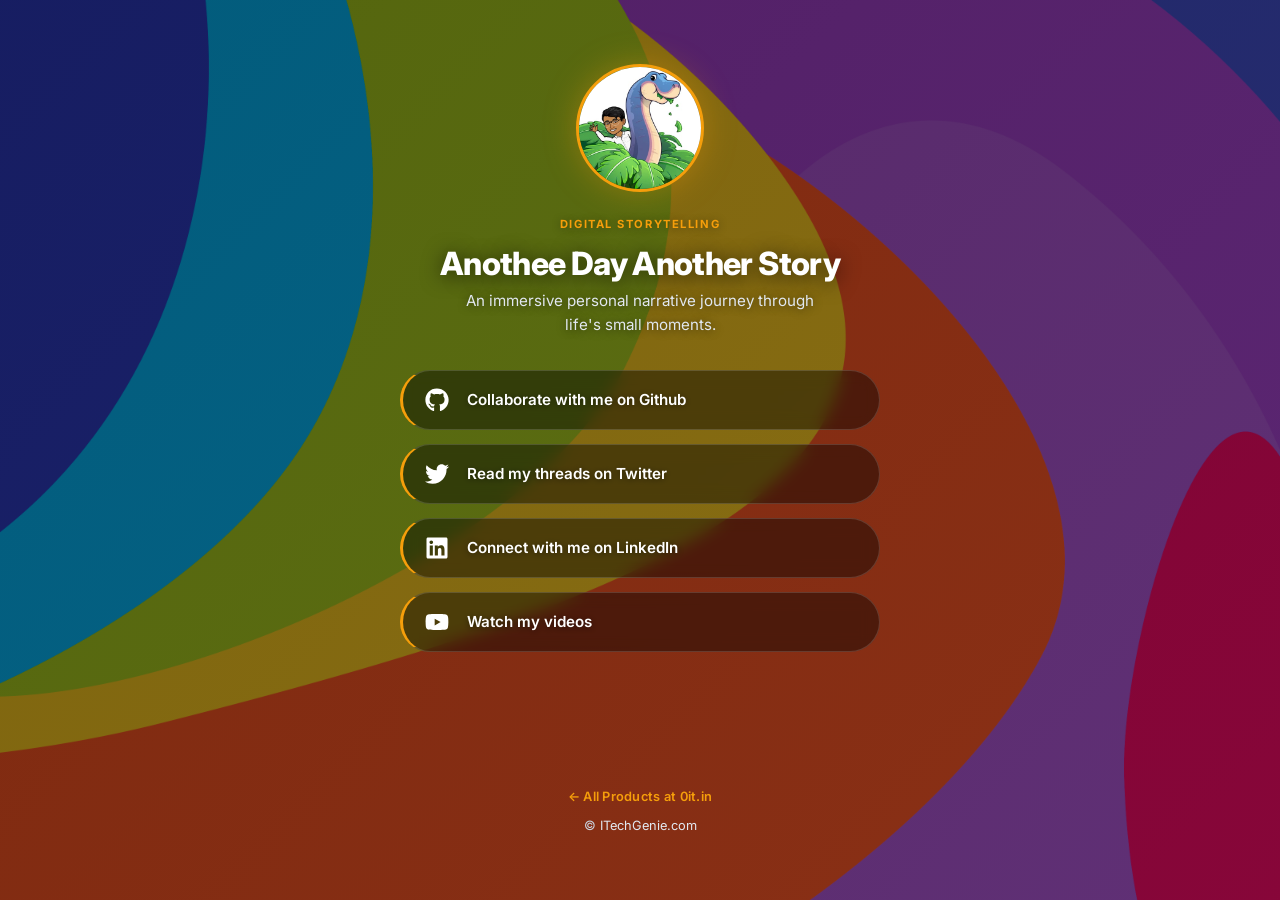
<file: adayastory/index.html>
<!DOCTYPE html>
<html lang="en">
<head>
  <meta charset="UTF-8">
  <meta http-equiv="X-UA-Compatible" content="IE=edge">
  <meta name="viewport" content="width=device-width, initial-scale=1.0">
  <meta name="description" content="Personal blog and insights from daily life.">
  <title>Anothee Day Another Story — 0it.in</title>
  <!-- Favicon -->
  <link rel="shortcut icon" href="https://itechgenie.com/wp-content/uploads/gwpf_icon/favicon.ico">
  <link rel="apple-touch-icon" href="https://itechgenie.com/wp-content/uploads/gwpf_icon/favicon.ico">
  <!-- Stylesheet -->
  <link rel="stylesheet" href="../assets/style.css">
  <script type="text/javascript">

    // JavaScript method to perform the redirect
    function redirectToLink(link) {
      // Perform any necessary logic before redirecting
      console.log("Redirecting to: " + link);

      try {
        newrelic.addPageAction("LinkClicks", { link: link });
      } catch (e) {
        console.error(e);
      }

      var newTab = window.open(link, '_blank'); // Open the link in a new tab
      newTab.focus(); // Focus on the new tab
    }


    !function () { "use strict"; !function (e, t) { var n = e.amplitude || { _q: [], _iq: {} }; if (n.invoked) e.console && console.error && console.error("Amplitude snippet has been loaded."); else { var r = function (e, t) { e.prototype[t] = function () { return this._q.push({ name: t, args: Array.prototype.slice.call(arguments, 0) }), this } }, s = function (e, t, n) { return function (r) { e._q.push({ name: t, args: Array.prototype.slice.call(n, 0), resolve: r }) } }, o = function (e, t, n) { e[t] = function () { if (n) return { promise: new Promise(s(e, t, Array.prototype.slice.call(arguments))) } } }, i = function (e) { for (var t = 0; t < y.length; t++)o(e, y[t], !1); for (var n = 0; n < g.length; n++)o(e, g[n], !0) }; n.invoked = !0; var a = t.createElement("script"); a.type = "text/javascript", a.integrity = "sha384-TPZhteUkZj8CAyBx+GZZytBdkuKnhKsSKcCoVCq0QSteWf/Kw5Kb9oVFUROLE1l3", a.crossOrigin = "anonymous", a.async = !0, a.src = "https://cdn.amplitude.com/libs/analytics-browser-1.9.1-min.js.gz", a.onload = function () { e.amplitude.runQueuedFunctions || console.log("[Amplitude] Error: could not load SDK") }; var c = t.getElementsByTagName("script")[0]; c.parentNode.insertBefore(a, c); for (var u = function () { return this._q = [], this }, l = ["add", "append", "clearAll", "prepend", "set", "setOnce", "unset", "preInsert", "postInsert", "remove", "getUserProperties"], p = 0; p < l.length; p++)r(u, l[p]); n.Identify = u; for (var d = function () { return this._q = [], this }, f = ["getEventProperties", "setProductId", "setQuantity", "setPrice", "setRevenue", "setRevenueType", "setEventProperties"], v = 0; v < f.length; v++)r(d, f[v]); n.Revenue = d; var y = ["getDeviceId", "setDeviceId", "getSessionId", "setSessionId", "getUserId", "setUserId", "setOptOut", "setTransport", "reset"], g = ["init", "add", "remove", "track", "logEvent", "identify", "groupIdentify", "setGroup", "revenue", "flush"]; i(n), n.createInstance = function (e) { return n._iq[e] = { _q: [] }, i(n._iq[e]), n._iq[e] }, e.amplitude = n } }(window, document) }();
    amplitude.init("d2d24f0a9dc5ae48b38d1d381b5eb03b");

 
    ;window.NREUM||(NREUM={});NREUM.init={browser_consent_mode:{enabled:false},privacy:{cookies_enabled:true},distributed_tracing:{enabled:true},performance:{capture_measures:true},ajax:{deny_list:["bam.eu01.nr-data.net"],capture_payloads:'none'}};

    ;NREUM.loader_config={accountID:"2832717",trustKey:"2832717",agentID:"538569623",licenseKey:"NRJS-64d8b51a63b45aafdb9",applicationID:"538569623"};
    ;NREUM.info={beacon:"bam.eu01.nr-data.net",errorBeacon:"bam.eu01.nr-data.net",licenseKey:"NRJS-64d8b51a63b45aafdb9",applicationID:"538569623",sa:1};
    ;/*! For license information please see nr-loader-spa-1.320.0.min.js.LICENSE.txt */
    (()=>{var e={8122(e,t,r){"use strict";r.d(t,{a:()=>s});var n=r(944);function s(e,t){try{if(!e||"object"!=typeof e)return(0,n.R)(3);if(!t||"object"!=typeof t)return(0,n.R)(4);const r=Object.create(Object.getPrototypeOf(t),Object.getOwnPropertyDescriptors(t)),i=0===Object.keys(r).length?e:r;for(let a in i)if(void 0!==e[a])try{if(null===e[a]){r[a]=null;continue}Array.isArray(e[a])&&Array.isArray(t[a])?r[a]=Array.from(new Set([...e[a],...t[a]])):e[a]instanceof Map||e[a]instanceof Set||e[a]instanceof Date||e[a]instanceof RegExp?r[a]=e[a]:"object"==typeof e[a]&&null!==t[a]&&"object"==typeof t[a]?r[a]=s(e[a],t[a]):r[a]=e[a]}catch(e){r[a]||(0,n.R)(1,e)}return r}catch(e){(0,n.R)(2,e)}}},2555(e,t,r){"use strict";r.d(t,{f:()=>a});var n=r(384),s=r(8122);const i={beacon:n.NT.beacon,errorBeacon:n.NT.errorBeacon,licenseKey:void 0,applicationID:void 0,sa:void 0,queueTime:void 0,applicationTime:void 0,ttGuid:void 0,user:void 0,account:void 0,product:void 0,extra:void 0,jsAttributes:{},userAttributes:void 0,atts:void 0,transactionName:void 0,tNamePlain:void 0};function a(e){try{return!!e.licenseKey&&!!e.errorBeacon&&!!e.applicationID}catch(e){return!1}}r.d(t,["D",0,e=>(0,s.a)(e,i)])},7699(e,t,r){"use strict";var n=r(860);const s={[n.K7.logging]:!0,[n.K7.genericEvents]:!0,[n.K7.jserrors]:!0,[n.K7.ajax]:!0};r.d(t,["It",0,1e6,"KC",0,s,"qh",0,"SESSION_ERROR"])},9324(e,t,r){"use strict";r.d(t,["A",0,"@newrelic/rrweb","x",0,"1.320.0"])},981(e,t,r){"use strict";r.d(t,["R",0,{AJAX:"AjaxRequest",PA:"PageAction",UA:"UserAction",BP:"BrowserPerformance",WS:"WebSocket",SPV:"SecurityPolicyViolation",JSE:"JavaScriptError",LOG:"Log",PVE:"PageView",PVT:"PageViewTiming",SR:"SessionReplay",ST:"SessionTrace",BI:"BrowserInteraction"}])},9752(e,t,r){"use strict";const n="newrelic-iframe-",s=n+"timing-update",i=n+"api",a=n+"api-response",o=n+"vitals-update",c=n+"ajax";r.d(t,["$8",0,o,"Gi",0,a,"KU",0,c,"Pl",0,n,"cS",0,i,"cr",0,s])},6154(e,t,r){"use strict";var n=r(1863);const s="undefined"!=typeof window&&!!window.document,i="undefined"!=typeof WorkerGlobalScope&&("undefined"!=typeof self&&self instanceof WorkerGlobalScope&&self.navigator instanceof WorkerNavigator||"undefined"!=typeof globalThis&&globalThis instanceof WorkerGlobalScope&&globalThis.navigator instanceof WorkerNavigator),a=s?window:"undefined"!=typeof WorkerGlobalScope&&("undefined"!=typeof self&&self instanceof WorkerGlobalScope&&self||"undefined"!=typeof globalThis&&globalThis instanceof WorkerGlobalScope&&globalThis),o=Boolean("hidden"===a?.document?.visibilityState),c=""+a?.location,d=/iPad|iPhone|iPod/.test(a.navigator?.userAgent),u=d&&"undefined"==typeof SharedWorker,l=(()=>{const e=a.navigator?.userAgent?.match(/Firefox[/\s](\d+\.\d+)/);return Array.isArray(e)&&e.length>=2?+e[1]:0})(),f=Date.now()-(0,n.t)();r.d(t,["OF",0,d,"RI",0,s,"WN",0,f,"bv",0,i,"gm",0,a,"lR",0,l,"m",0,c,"mw",0,o,"sb",0,u,"zk",0,()=>{const e=a?.performance?.getEntriesByType?.("navigation")?.[0];if(e&&e.responseStart>0&&e.responseStart<a.performance.now())return e}])},7295(e,t,r){"use strict";r.d(t,{Xv:()=>a,gX:()=>s,iW:()=>i});var n=[];function s(e){if(!e||i(e))return!1;if(0===n.length)return!0;if("*"===n[0].hostname)return!1;for(var t=0;t<n.length;t++){var r=n[t];if(r.hostname.test(e.hostname)&&r.pathname.test(e.pathname))return!1}return!0}function i(e){return void 0===e.hostname}function a(e){if(n=[],e&&e.length)for(var t=0;t<e.length;t++){let r=e[t];if(!r)continue;if("*"===r)return void(n=[{hostname:"*"}]);0===r.indexOf("http://")?r=r.substring(7):0===r.indexOf("https://")&&(r=r.substring(8));const s=r.indexOf("/");let i,a;s>0?(i=r.substring(0,s),a=r.substring(s)):(i=r,a="*");let[c]=i.split(":");n.push({hostname:o(c),pathname:o(a,!0)})}}function o(e,t=!1){const r=e.replace(/[.+?^${}()|[\]\\]/g,e=>"\\"+e).replace(/\*/g,".*?");return new RegExp((t?"^":"")+r+"$")}},3241(e,t,r){"use strict";r.d(t,{W:()=>s});var n=r(6154);function s(e={}){try{n.gm.dispatchEvent(new CustomEvent("newrelic",{detail:e}))}catch(e){}}},1687(e,t,r){"use strict";r.d(t,{Ak:()=>o,Ze:()=>d,x3:()=>c});var n=r(3241),s=r(3606),i=r(860),a=r(2646);function o(e,t){if(!e)return;const r={staged:!1,priority:i.P3[t]||0};e.runtime.drainRegistry.get(t)||e.runtime.drainRegistry.set(t,r)}function c(e,t){if(!e)return;const r=e.runtime.drainRegistry;r&&(r.get(t)&&r.delete(t),l(e,t,!1),r.size&&u(e))}function d(e,t="feature",r=!1){if(e){if(!e.runtime.drainRegistry.get(t)||r)return l(e,t);e.runtime.drainRegistry.get(t).staged=!0,u(e)}}function u(e){if(!e)return;const t=Array.from(e.runtime.drainRegistry);t.every(([e,t])=>t.staged)&&(t.sort((e,t)=>e[1].priority-t[1].priority),t.forEach(([t])=>{e.runtime.drainRegistry.delete(t),l(e,t)}))}function l(e,t,r=!0){if(!e)return;const i=e.ee,o=s.i.handlers;if(i&&!i.aborted&&i.backlog&&o){if((0,n.W)({type:"lifecycle",name:"drain",feature:t}),r){const e=i.backlog[t],r=o[t];if(r){for(let t=0;e&&t<e.length;++t)f(e[t],r);Object.entries(r).forEach(([e,t])=>{Object.values(t||{}).forEach(t=>{t[0]?.on&&t[0].context()instanceof a.y&&!t[0].listeners(e).includes(t[1])&&t[0].on(e,t[1])})})}}i.isolatedBacklog||delete o[t],i.backlog[t]=null,i.emit("drain-"+t,[])}}function f(e,t){var r=e[1];Object.values(t[r]||{}).forEach(t=>{var r=e[0];if(t[0]===r){var n=t[1],s=e[3],i=e[2];n.apply(s,i)}})}},7836(e,t,r){"use strict";var n=r(384),s=r(8990),i=r(2646),a=r(5607);const o="nr@context:".concat(a.W),c=function e(t,r){var n={},a={},u={},l=!1;try{l=16===r.length&&d.initializedAgents?.[r]?.runtime.isolatedBacklog}catch(e){}var f={on:p,addEventListener:p,removeEventListener:function(e,t){var r=n[e];if(!r)return;for(var s=0;s<r.length;s++)r[s]===t&&r.splice(s,1)},emit:function(e,r,n,s,i){!1!==i&&(i=!0);if(c.aborted&&!s)return;t&&i&&t.emit(e,r,n);var o=h(n);g(e).forEach(e=>{e.apply(o,r)});var d=v()[a[e]];d&&d.push([f,e,r,o]);return o},get:m,listeners:g,context:h,buffer:function(e,t){const r=v();if(t=t||"feature",f.aborted)return;Object.entries(e||{}).forEach(([e,n])=>{a[n]=t,t in r||(r[t]=[])})},abort:function(){f._aborted=!0,Object.keys(f.backlog).forEach(e=>{delete f.backlog[e]})},isBuffering:function(e){return!!v()[a[e]]},debugId:r,backlog:l?{}:t&&"object"==typeof t.backlog?t.backlog:{},isolatedBacklog:l};return Object.defineProperty(f,"aborted",{get:()=>{let e=f._aborted||!1;return e||(t&&(e=t.aborted),e)}}),f;function h(e){return e&&e instanceof i.y?e:e?(0,s.I)(e,o,()=>new i.y(o)):new i.y(o)}function p(e,t){n[e]=g(e).concat(t)}function g(e){return n[e]||[]}function m(t){return u[t]=u[t]||e(f,t)}function v(){return f.backlog}}(void 0,"globalEE"),d=(0,n.Zm)();d.ee||(d.ee=c),r.d(t,["P",0,o,"ee",0,c])},2646(e,t,r){"use strict";r.d(t,{y:()=>n});class n{constructor(e){this.contextId=e}}},9908(e,t,r){"use strict";r.d(t,{d:()=>n,p:()=>s});var n=r(7836).ee.get("handle");function s(e,t,r,s,i){i?(i.buffer([e],s),i.emit(e,t,r)):(n.buffer([e],s),n.emit(e,t,r))}},3606(e,t,r){"use strict";r.d(t,{i:()=>i});var n=r(9908);i.on=a;var s=i.handlers={};function i(e,t,r,i){a(i||n.d,s,e,t,r)}function a(e,t,r,s,i){i||(i="feature"),e||(e=n.d);var a=t[i]=t[i]||{};(a[r]=a[r]||[]).push([e,s])}},3878(e,t,r){"use strict";function n(e,t){return{capture:e,passive:!1,signal:t}}function s(e,t,r=!1,s){window.addEventListener(e,t,n(r,s))}function i(e,t,r=!1,s){document.addEventListener(e,t,n(r,s))}r.d(t,{DD:()=>i,jT:()=>n,sp:()=>s})},5607(e,t,r){"use strict";const n=(0,r(9566).bz)();r.d(t,["W",0,n])},9566(e,t,r){"use strict";r.d(t,{LA:()=>a,ZF:()=>o,bz:()=>i,el:()=>c});var n=r(6154);function s(e,t){return e?15&e[t]:16*Math.random()|0}function i(){const e=n.gm?.crypto||n.gm?.msCrypto;let t,r=0;return e&&e.getRandomValues&&(t=e.getRandomValues(new Uint8Array(30))),"xxxxxxxx-xxxx-4xxx-yxxx-xxxxxxxxxxxx".split("").map(e=>"x"===e?s(t,r++).toString(16):"y"===e?(3&s()|8).toString(16):e).join("")}function a(e){const t=n.gm?.crypto||n.gm?.msCrypto;let r,i=0;t&&t.getRandomValues&&(r=t.getRandomValues(new Uint8Array(e)));const a=[];for(var o=0;o<e;o++)a.push(s(r,i++).toString(16));return a.join("")}function o(){return a(16)}function c(){return a(32)}},2614(e,t,r){"use strict";r.d(t,["BB",0,18e5,"Wt",0,"NRBA_SESSION::","g",0,{OFF:0,FULL:1,ERROR:2},"iL",0,{SAME_TAB:"same-tab",CROSS_TAB:"cross-tab"},"tS",0,{STARTED:"session-started",PAUSE:"session-pause",RESET:"session-reset",RESUME:"session-resume",UPDATE:"session-update"},"wk",0,144e5])},733(e,t,r){"use strict";function n(e,t){return function(e){let t=2166136261;for(let r=0;r<e.length;r++)t^=e.charCodeAt(r),t=Math.imul(t,16777619);return(t>>>0).toString(16).padStart(8,"0")}("".concat(String(e),":").concat(String(t)))}r.d(t,{Y:()=>n})},1863(e,t,r){"use strict";function n(){return Math.floor(performance.now())}r.d(t,{t:()=>n})},9119(e,t,r){"use strict";r.d(t,{L:()=>i});var n=/([^?#]*)[^#]*(#[^?]*|$).*/,s=/([^?#]*)().*/;function i(e,t){return e?e.replace(t?n:s,"$1$2"):e}},7485(e,t,r){"use strict";r.d(t,{D:()=>s});var n=r(6154);function s(e){if(0===(e||"").indexOf("data:"))return{protocol:"data"};try{const t=new URL(e,location.href),r={port:t.port,hostname:t.hostname,pathname:t.pathname,search:t.search,protocol:t.protocol.slice(0,t.protocol.indexOf(":")),sameOrigin:t.protocol===n.gm?.location?.protocol&&t.host===n.gm?.location?.host};return r.port&&""!==r.port||("http:"===t.protocol&&(r.port="80"),"https:"===t.protocol&&(r.port="443")),r.pathname&&""!==r.pathname?r.pathname.startsWith("/")||(r.pathname="/".concat(r.pathname)):r.pathname="/",r}catch(e){return{}}}},7866(e,t,r){"use strict";r.d(t,["Nc",0,/^\s*at Function code \(Function code:\d+:\d+\)\s*/i,"cn",0,/^\s*(?:([^@]*)(?:\(.*?\))?@)?((?:file|http|https|chrome|safari-extension).*?):(\d+)(?::(\d+))?\s*$/i,"fL",0,/^\s*at .+ \(eval at \S+ \((?:(?:file|http|https):[^)]+)?\)(?:, [^:]*:\d+:\d+)?\)$/i,"h3",0,/function (.+?)\s*\(/,"hB",0,/^\s*at (?:((?:\[object object\])?(?:[^(]*\([^)]*\))*[^()]*(?: \[as \S+\])?) )?\(?((?:file|http|https|chrome-extension):.*?)?:(\d+)(?::(\d+))?\)?\s*$/i])},944(e,t,r){"use strict";r.d(t,{R:()=>s});var n=r(3241);function s(e,t){"function"==typeof console.debug&&(console.debug("New Relic Warning: https://github.com/newrelic/newrelic-browser-agent/blob/main/docs/warning-codes.md#".concat(e),t),(0,n.W)({drained:null,type:"data",name:"warn",feature:"warn",data:{code:e,secondary:t}}))}},8990(e,t,r){"use strict";r.d(t,{I:()=>s});var n=Object.prototype.hasOwnProperty;function s(e,t,r){if(n.call(e,t))return e[t];var s=r();if(Object.defineProperty&&Object.keys)try{return Object.defineProperty(e,t,{value:s,writable:!0,enumerable:!1}),s}catch(e){}return e[t]=s,s}},6389(e,t,r){"use strict";function n(e,t=500,r={}){const n=r?.leading||!1;let s;return(...r)=>{n&&void 0===s&&(e.apply(this,r),s=setTimeout(()=>{s=clearTimeout(s)},t)),n||(clearTimeout(s),s=setTimeout(()=>{e.apply(this,r)},t))}}function s(e){let t=!1;return(...r)=>{t||(t=!0,e.apply(this,r))}}r.d(t,{J:()=>s,s:()=>n})},1910(e,t,r){"use strict";r.d(t,{i:()=>i});var n=r(944);const s=new Map;function i(...e){return e.every(e=>{if(s.has(e))return s.get(e);const t="function"==typeof e?e.toString():"",r=t.includes("[native code]"),i=t.includes("nrWrapper");return r||i||(0,n.R)(64,e?.name||t),s.set(e,r),r})}},3304(e,t,r){"use strict";r.d(t,{A:()=>s});var n=r(7836);function s(e){try{return JSON.stringify(e,(()=>{const e=new WeakSet;return(t,r)=>{if("object"==typeof r&&null!==r){if(e.has(r))return;e.add(r)}return r}})())??""}catch(e){try{n.ee.emit("internal-error",[e])}catch(e){}return""}}},5718(e,t,r){"use strict";r.d(t,{AZ:()=>m,Qr:()=>E,QL:()=>v});var n=r(6154),s=r(1863),i=r(9119),a=r(7866);class o{dom=new c;performance=new c;constructor(e){this.url=e,this.claimedBy=new Set}get script(){const e=Math.max(this.dom.start,this.performance.end);return{start:e,end:Math.max(this.dom.end,this.performance.end,e)}}}class c{start=0;end=0;value=void 0}function d(e=()=>{},t){return{get:()=>void 0!==t?t:e(),set:e=>{t=e}}}let u;try{u=m(v())[0]}catch(e){u=m(e)[0]}const l=e=>"script"===e.initiatorType||["link","fetch"].includes(e.initiatorType)&&(0,i.L)(e.name).endsWith(".js"),f=new Map;let h=[];function p(e){return f.get(e)}function g(e){const t=p(e);if(t)return t;const r=new o(e);if(f.set(e,r),f.size>1e3){const e=f.keys().next().value;f.delete(e)}return r}if(n.gm.MutationObserver&&n.gm.document){new MutationObserver(e=>{e.forEach(e=>{e.addedNodes.forEach(e=>{if("SCRIPT"===e.nodeName&&e.src){const t=g((0,i.L)(e.src));t.dom.start=(0,s.t)(),t.dom.value=e;const r=()=>{t.dom.end=(0,s.t)()};["load","error"].forEach(t=>e.addEventListener(t,r,{once:!0}))}})})}).observe(n.gm.document,{childList:!0,subtree:!0})}if(n.gm.PerformanceObserver?.supportedEntryTypes.includes("resource")){new PerformanceObserver(e=>{e.getEntries().filter(l).forEach(e=>{const t=g((0,i.L)(e.name));t.performance.start=Math.floor(e.startTime),t.performance.end=Math.floor(e.responseEnd),t.performance.value=e;const r=[];h.forEach(({test:t,addedAt:n},i)=>{(t(e)||(0,s.t)()-n>1e4)&&r.push(i)}),h=h.filter((e,t)=>!r.includes(t))})}).observe({type:"resource",buffered:!0})}function m(e){if(!e||"string"!=typeof e)return[];const t=new Set,r=e.split("\n");for(const e of r){const r=e.match(a.cn)||e.match(a.hB)||e.match(a.fL);if(r&&r[2])t.add((0,i.L)(r[2]));else{const r=e.match(/\(([^)]+\.js):\d+:\d+\)/)||e.match(/^\s+at\s+([^\s(]+\.js):\d+:\d+/);r&&r[1]&&t.add((0,i.L)(r[1]))}}return[...t]}function v(){let e;try{const t=Error.stackTraceLimit;Error.stackTraceLimit=50,e=(new Error).stack,Error.stackTraceLimit=t}catch(t){e=(new Error).stack}return e}function y(e,t){return(0,i.L)(e.name)===t}function b(e,t){e.fetchStart=Math.floor(t.startTime),e.fetchEnd=Math.floor(t.responseEnd),e.asset=t.name,e.type=t.initiatorType}function E(e){const t=e?.id,r={registeredAt:(0,s.t)(),reportedAt:void 0,fetchStart:0,fetchEnd:0,scriptStart:0,scriptEnd:0,asset:void 0,type:"unknown"},a=v();if(!a)return r;const o=n.gm.performance?.getEntriesByType("navigation")?.[0]?.name||"";try{const e=m(a),c=(e.length>1?e.filter(e=>u!==e):e)[0];if(!c)return r;if(o.includes(c))return r.asset=(0,i.L)(o),r.type="inline",r;r.correlation=p(c);const l=r.correlation?.performance.value||n.gm.performance?.getEntriesByType("resource")?.find(e=>y(e,c));if(l)b(r,l);else{(function(e){if(!e||!n.gm.document)return!1;try{const t=n.gm.document.querySelectorAll('link[rel="preload"][as="script"]');for(const r of t)if((0,i.L)(r.href)===e)return!0}catch(e){}return!1})(c)&&(r.asset=c,r.type="preload"),function(e,t){n.gm.PerformanceObserver?.supportedEntryTypes?.includes("resource")&&h.push({addedAt:(0,s.t)(),test:r=>!!y(r,t)&&(b(e,r),!0)})}(r,c)}const f=r.correlation,g=!!t&&!!f?.claimedBy.has(t);f&&t&&f.claimedBy.add(t);const v=()=>{const e=f?.script.start;if(!g||!e)return!1;return r.registeredAt-e>1e4};Object.defineProperty(r,"scriptStart",d(()=>v()?r.registeredAt:f?.script.start??r.fetchEnd)),Object.defineProperty(r,"scriptEnd",d(()=>v()?r.registeredAt:f?.script.end??r.registeredAt))}catch(e){}return r}},5732(e,t,r){"use strict";r.d(t,{$5:()=>u,B5:()=>d,Ms:()=>i,NG:()=>s,Ux:()=>o,YA:()=>c,yx:()=>a});var n=r(5718);function s(e,t){if(!f(e,t))return;const r=t.runtime.registeredEntities;return r?.find(t=>t.metadata.target.iframeInterfaceId===e)}function i(e,t){if(!f(e,t))return[];const r=t.runtime.registeredEntities;return r?.filter(t=>String(t.metadata.target.id)===String(e)).map(e=>e.metadata.target)||[]}function a(e,t){if(!f(e,t))return[];const r=t.runtime.registeredEntities,n=r?.filter(t=>t.metadata.timings?.asset?.endsWith(e));return function(e){if(!e?.length)return e||[];const t=new Map,r=[];for(const n of e){const e=n.metadata?.timings?.asset;if(!e){r.push(n);continue}const s="".concat(e,"::").concat(n.metadata?.target?.id),i=t.get(s);if(i){if(i.metadata.target?.blocked&&!n.metadata.target?.blocked){const e=r.indexOf(i);-1!==e&&(r[e]=n),t.set(s,n)}}else t.set(s,n),r.push(n)}return r}(n).map(e=>e.metadata.target)}function o(e,t){if(!l(t))return{};const r=t.agentRef.runtime.appMetadata.agents[0].entityGuid;return e?e.attributes:{"entity.guid":r,appId:t.agentRef.info.applicationID}}function c(e,t){return d(e,t)?{"child.id":e.id,"child.type":e.type,...o(void 0,t)}:{}}function d(e,t){return!!e&&!!l(t)&&t.agentRef.init.api.register.duplicate_data_to_container}function u(e){if(!f(!0,e)||!e?.runtime?.registeredEntities?.length)return[void 0];const t=[];try{var r=(0,n.AZ)((0,n.QL)());let s=r.length-1;for(;r[s];)t.push(...a(r[s--],e))}catch(e){}const s=function(e){const t=new Set,r=[];for(const n of e){const e=n?.instance;t.has(e)||(t.add(e),r.push(n))}return r}(t);return s.length||s.push(void 0),s}function l(e){return 2===e?.harvestEndpointVersion}function f(e,t){return!!e&&!!t?.init.api.register.enabled}r.d(t,["fQ",0,{MFE:"MFE",BA:"BA"}])},5289(e,t,r){"use strict";r.d(t,{GG:()=>a,Qr:()=>c,sB:()=>o});var n=r(3878),s=r(6389);function i(){return"undefined"==typeof document||"complete"===document.readyState}function a(e,t){if(i())return e();const r=(0,s.J)(e),a=setInterval(()=>{i()&&(clearInterval(a),r())},500);(0,n.sp)("load",r,t)}function o(e){if(i())return e();(0,n.DD)("DOMContentLoaded",e)}function c(e){if(i())return e();(0,n.sp)("popstate",e)}},384(e,t,r){"use strict";r.d(t,{Zm:()=>c,bQ:()=>u,dV:()=>d,pV:()=>l});var n=r(6154),s=r(1863),i=r(944),a=r(1910);const o={beacon:"bam.nr-data.net",errorBeacon:"bam.nr-data.net"};function c(){return n.gm.NREUM||(n.gm.NREUM={}),void 0===n.gm.newrelic&&(n.gm.newrelic=n.gm.NREUM),n.gm.NREUM}function d(){let e=c();return e.o||(e.o={ST:n.gm.setTimeout,SI:n.gm.setImmediate||n.gm.setInterval,CT:n.gm.clearTimeout,XHR:n.gm.XMLHttpRequest,REQ:n.gm.Request,EV:n.gm.Event,PR:n.gm.Promise,MO:n.gm.MutationObserver,FETCH:n.gm.fetch,WS:n.gm.WebSocket},(0,a.i)(...Object.values(e.o))),e}function u(e,t){let r=c();r.initializedAgents??={},t.initializedAt={ms:(0,s.t)(),date:new Date},r.initializedAgents[e]=t,2===Object.keys(r.initializedAgents).length&&(0,i.R)(69)}function l(){return function(){let e=c();const t=e.info||{};e.info={beacon:o.beacon,errorBeacon:o.errorBeacon,...t}}(),function(){let e=c();const t=e.init||{};e.init={...t}}(),d(),function(){let e=c();const t=e.loader_config||{};e.loader_config={...t}}(),c()}r.d(t,["NT",0,o])},2843(e,t,r){"use strict";r.d(t,{G:()=>i,u:()=>s});var n=r(3878);function s(e,t=!1,r,s){(0,n.DD)("visibilitychange",function(){if(t)return void("hidden"===document.visibilityState&&e());e(document.visibilityState)},r,s)}function i(e,t,r){(0,n.sp)("pagehide",e,t,r)}},8139(e,t,r){"use strict";r.d(t,{u:()=>f});var n=r(7836),s=r(3434),i=r(8990),a=r(6154);const o={},c=a.gm.XMLHttpRequest,d="addEventListener",u="removeEventListener",l="nr@wrapped:".concat(n.P);function f(e){var t=function(e){return(e||n.ee).get("events")}(e);if(o[t.debugId]++)return t;o[t.debugId]=1;var r=(0,s.YM)(t,!0);function f(e){r.inPlace(e,[d,u],"-",p)}function p(e,t){return e[1]}return"getPrototypeOf"in Object&&(a.RI&&h(document,f),c&&h(c.prototype,f),h(a.gm,f)),t.on(d+"-start",function(e,t){var n=e[1];if(null!==n&&("function"==typeof n||"object"==typeof n)&&"newrelic"!==e[0]){var s=(0,i.I)(n,l,function(){var e={object:function(){if("function"!=typeof n.handleEvent)return;return n.handleEvent.apply(n,arguments)},function:n}[typeof n];return e?r(e,"fn-",null,e.name||"anonymous"):n});this.wrapped=e[1]=s}}),t.on(u+"-start",function(e){e[1]=this.wrapped||e[1]}),t}function h(e,t,...r){let n=e;for(;"object"==typeof n&&!Object.prototype.hasOwnProperty.call(n,d);)n=Object.getPrototypeOf(n);n&&t(n,...r)}},3434(e,t,r){"use strict";r.d(t,{YM:()=>d});var n=r(7836),s=r(5607),i=r(5732);const a="nr@original:".concat(s.W);var o=Object.prototype.hasOwnProperty,c=!1;function d(e,t,r){return e||(e=n.ee),s.inPlace=function(e,t,r,n,i,a){r||(r="");const o="-"===r.charAt(0);for(let c=0;c<t.length;c++){const d=t[c],u=e[d];l(u)||(e[d]=s(u,o?d+r:r,n,d,i,a))}},s.flag=a,s;function s(t,n,s,c,f,h){return l(t)?t:(n||(n=""),nrWrapper[a]=t,function(e,t,r){if(Object.defineProperty&&Object.keys)try{return Object.keys(e).forEach(function(r){Object.defineProperty(t,r,{get:function(){return e[r]},set:function(t){return e[r]=t,t}})}),t}catch(e){u([e],r)}for(var n in e)o.call(e,n)&&(t[n]=e[n])}(t,nrWrapper,e),nrWrapper);function nrWrapper(){var a,o,l,p;let g,m;try{o=this,a=[...arguments],m=h?(0,i.$5)(r):[void 0],l="function"==typeof s?s(a,o):s||{}}catch(t){u([t,"",[a,o,c],l],e)}d(n+"start",[a,o,c,m],l,f);const v=performance.now();let y;try{return p=t.apply(o,a),y=performance.now(),p}catch(e){throw y=performance.now(),d(n+"err",[a,o,e,m],l,f),g=e,g}finally{const e=y-v,t={start:v,end:y,duration:e,isLongTask:e>=50,methodName:c,thrownError:g};t.isLongTask&&d("long-task",[t,o,m],l,f),d(n+"end",[a,o,p,m],l,f)}}}function d(r,n,s,i){if(!c||t){var a=c;c=!0;try{e.emit(r,n,s,t,i)}catch(t){u([t,r,n,s],e)}c=a}}}function u(e,t){t||(t=n.ee);try{t.emit("internal-error",e)}catch(e){}}function l(e){return!(e&&"function"==typeof e&&e.apply&&!e[a])}r.d(t,["Jt",0,a])},9300(e,t,r){"use strict";const n=r(860).K7.ajax;r.d(t,["TZ",0,n,"f5",0,"ajaxRequest.id","mo",0,{NONE:"none",FAILURES:"failures",ALL:"all"}])},3333(e,t,r){"use strict";var n=r(981);const s=r(860).K7.genericEvents,i=[n.R.PA,n.R.UA,n.R.BP];r.d(t,["$v",0,{RESOURCES:"experimental.resources",REGISTER:"register"},"TZ",0,s,"Zp",0,["auxclick","click","copy","keydown","paste","scrollend"],"kd",0,i,"qN",0,["focus","blur"]])},6774(e,t,r){"use strict";const n=r(860).K7.jserrors;r.d(t,["T",0,n])},993(e,t,r){"use strict";const n=r(860).K7.logging;r.d(t,["A$",0,{OFF:0,ERROR:1,WARN:2,INFO:3,DEBUG:4,TRACE:5},"TZ",0,n,"p_",0,{ERROR:"ERROR",WARN:"WARN",INFO:"INFO",DEBUG:"DEBUG",TRACE:"TRACE"}])},3785(e,t,r){"use strict";r.d(t,{R:()=>c,b:()=>d});var n=r(9908),s=r(1863),i=r(860),a=r(3969),o=r(993);function c(e,t,r={},c=o.p_.INFO,d=!0,u,l=(0,s.t)()){(0,n.p)(a.xV,["API/logging/".concat(c.toLowerCase(),"/called")],void 0,i.K7.metrics,e),(0,n.p)("log",[l,t,r,c,d,u],void 0,i.K7.logging,e)}function d(e){return"string"==typeof e&&Object.values(o.p_).some(t=>t===e.toUpperCase().trim())}},3969(e,t,r){"use strict";const n=r(860).K7.metrics;r.d(t,["TZ",0,n,"XG",0,"storeEventMetrics","xV",0,"storeSupportabilityMetrics"])},6630(e,t,r){"use strict";const n=r(860).K7.pageViewEvent;r.d(t,["T",0,n])},782(e,t,r){"use strict";const n=r(860).K7.pageViewTiming;r.d(t,["T",0,n])},6344(e,t,r){"use strict";var n=r(2614);const s=r(860).K7.sessionReplay,i={[n.g.ERROR]:15e3,[n.g.FULL]:3e5,[n.g.OFF]:0};r.d(t,["Qb",0,{API:"api",RESUME:"resume",SWITCH_TO_FULL:"switchToFull",INITIALIZE:"initialize",PRELOAD:"preload"},"TZ",0,s,"Vh",0,"errorDuringReplay","_s",0,{DomContentLoaded:0,Load:1,FullSnapshot:2,IncrementalSnapshot:3,Meta:4,Custom:5},"bc",0,{RESET:{message:"Session was reset",sm:"Reset"},IMPORT:{message:"Recorder failed to import",sm:"Import"},TOO_MANY:{message:"429: Too Many Requests",sm:"Too-Many"},TOO_BIG:{message:"Payload was too large",sm:"Too-Big"},CROSS_TAB:{message:"Session Entity was set to OFF on another tab",sm:"Cross-Tab"},ENTITLEMENTS:{message:"Session Replay is not allowed and will not be started",sm:"Entitlement"}},"yP",0,i])},5270(e,t,r){"use strict";r.d(t,{Aw:()=>a,SR:()=>i,rF:()=>o});var n=r(384),s=r(7767);function i(e){return!!(0,n.dV)().o.MO&&(0,s.V)(e)&&!0===e?.session_trace.enabled}function a(e){return!0===e?.session_replay.preload&&i(e)}function o(e,t){try{if("string"==typeof t?.type){if("password"===t.type.toLowerCase())return"*".repeat(e?.length||0);if(void 0!==t?.dataset?.nrUnmask||t?.classList?.contains("nr-unmask"))return e}}catch(e){}return"string"==typeof e?e.replace(/[\S]/g,"*"):"*".repeat(e?.length||0)}},3738(e,t,r){"use strict";const n=r(860).K7.sessionTrace,s="-start",i="-end",a="fn"+s,o="fn"+i;r.d(t,["He",0,"bstResource","Kp",0,i,"Lc",0,o,"Rz",0,"pushState","TZ",0,n,"bD",0,"resource","bc",0,{CROSS_TAB:{message:"Session Entity was set to OFF on another tab"},ENTITLEMENTS:{message:"Session Trace is not allowed and will not be started"},RESET:{message:"Session was reset"},SESSION_CHANGED:{message:"Session identifier changed unexpectedly"}},"d3",0,s,"uP",0,a])},3962(e,t,r){"use strict";const n=r(860).K7.softNav;r.d(t,["O2",0,{INITIAL_PAGE_LOAD:"",ROUTE_CHANGE:1,UNSPECIFIED:2},"OV",0,"popstate","Qu",0,{INTERACTION:1,AJAX:2,CUSTOM_END:3,CUSTOM_TRACER:4},"TZ",0,n,"ih",0,{IP:"in progress",PF:"pending finish",FIN:"finished",CAN:"cancelled"},"pP",0,"initialPageLoad","tC",0,["click","keydown","submit"]])},4234(e,t,r){"use strict";r.d(t,{W:()=>s});var n=r(1687);class s{constructor(e,t){this.agentRef=e,this.ee=e?.ee,this.featureName=t,this.blocked=!1}deregisterDrain(){(0,n.x3)(this.agentRef,this.featureName)}}},7767(e,t,r){"use strict";var n=r(6154);r.d(t,["V",0,e=>n.RI&&!0===e?.privacy.cookies_enabled])},8362(e,t,r){"use strict";r.d(t,{d:()=>i});var n=r(9566),s=r(1741);class i extends s.W{agentIdentifier=(0,n.LA)(16)}},1741(e,t,r){"use strict";r.d(t,{W:()=>i});var n=r(944),s=r(4261);class i{#e(e,...t){if(this[e]!==i.prototype[e])return this[e](...t);(0,n.R)(35,e)}addPageAction(e,t){return this.#e(s.hG,e,t)}register(e){return this.#e(s.eY,e)}recordCustomEvent(e,t){return this.#e(s.fF,e,t)}setPageViewName(e,t){return this.#e(s.Fw,e,t)}setCustomAttribute(e,t,r){return this.#e(s.cD,e,t,r)}noticeError(e,t){return this.#e(s.o5,e,t)}setUserId(e,t=!1){return this.#e(s.Dl,e,t)}setApplicationVersion(e){return this.#e(s.nb,e)}setErrorHandler(e){return this.#e(s.bt,e)}addRelease(e,t){return this.#e(s.k6,e,t)}log(e,t){return this.#e("log",e,t)}start(){return this.#e("start")}finished(e){return this.#e(s.BL,e)}recordReplay(){return this.#e(s.CH)}pauseReplay(){return this.#e(s.Tb)}addToTrace(e){return this.#e(s.U2,e)}setCurrentRouteName(e){return this.#e(s.PA,e)}interaction(e){return this.#e(s.dT,e)}wrapLogger(e,t,r){return this.#e(s.Wb,e,t,r)}measure(e,t){return this.#e(s.V1,e,t)}consent(e){return this.#e(s.Pv,e)}}},4261(e,t,r){"use strict";r.d(t,["BL",0,"finished","CH",0,"recordReplay","Dl",0,"setUserId","Fw",0,"setPageViewName","PA",0,"setCurrentRouteName","Pv",0,"consent","Tb",0,"pauseReplay","U2",0,"addToTrace","V1",0,"measure","Wb",0,"wrapLogger","bt",0,"setErrorHandler","cD",0,"setCustomAttribute","dT",0,"interaction","eY",0,"register","fF",0,"recordCustomEvent","hG",0,"addPageAction","hw",0,"api-ixn-","k6",0,"addRelease","nb",0,"setApplicationVersion","o5",0,"noticeError"])},1738(e,t,r){"use strict";r.d(t,{U:()=>l,Y:()=>u});var n=r(3241),s=r(9908),i=r(1863),a=r(944),o=r(3969),c=r(8362),d=r(860);function u(e,t,r,i){const u=i||r;!u||u[e]&&u[e]!==c.d.prototype[e]||(u[e]=function(){(0,s.p)(o.xV,["API/"+e+"/called"],void 0,d.K7.metrics,r.ee),(0,n.W)({drained:!!r.runtime?.activatedFeatures,type:"data",name:"api",feature:"api-"+e,data:{}});try{return t.apply(this,arguments)}catch(e){(0,a.R)(23,e)}})}function l(e,t,r,n,a){const o=e.info;null===r?delete o.jsAttributes[t]:o.jsAttributes[t]=r,(a||null===r)&&(0,s.p)("api-"+n,[(0,i.t)(),t,r],void 0,"session",e.ee)}},8374(e,t,r){r.nc=(()=>{try{return document?.currentScript?.nonce}catch(e){}return""})()},860(e,t,r){"use strict";const n="events",s="jserrors",i="browser/blobs",a="browser/logs",o={ajax:"ajax",genericEvents:"generic_events",jserrors:s,logging:"logging",metrics:"metrics",pageAction:"page_action",pageViewEvent:"page_view_event",pageViewTiming:"page_view_timing",sessionReplay:"session_replay",sessionTrace:"session_trace",softNav:"soft_navigations"},c={[o.pageViewEvent]:1,[o.pageViewTiming]:2,[o.metrics]:3,[o.jserrors]:4,[o.softNav]:5,[o.ajax]:6,[o.sessionTrace]:7,[o.sessionReplay]:8,[o.logging]:9,[o.genericEvents]:10},d={[o.pageViewEvent]:"rum",[o.pageViewTiming]:n,[o.ajax]:n,[o.softNav]:n,[o.metrics]:s,[o.jserrors]:s,[o.sessionTrace]:i,[o.sessionReplay]:i,[o.logging]:a,[o.genericEvents]:"ins"};r.d(t,["$J",0,d,"K7",0,o,"P3",0,c,"XX",0,s,"Yy",0,a,"df",0,i])}};const t={};function r(n){const s=t[n];if(void 0!==s)return s.exports;const i=t[n]={exports:{}};return e[n](i,i.exports,r),i.exports}r.m=e,r.d=(e,t)=>{if(Array.isArray(t))for(var n=0;n<t.length;){var s=t[n++],i=t[n++];r.o(e,s)?0===i&&n++:0===i?Object.defineProperty(e,s,{enumerable:!0,value:t[n++]}):Object.defineProperty(e,s,{enumerable:!0,get:i})}else for(var s in t)r.o(t,s)&&!r.o(e,s)&&Object.defineProperty(e,s,{enumerable:!0,get:t[s]})},r.f={},r.e=e=>Promise.all(Object.keys(r.f).reduce((t,n)=>(r.f[n](e,t),t),[])),r.u=e=>({212:"nr-spa-compressor",238:"nr-spa-iframe-message-handler",249:"nr-spa-recorder",478:"nr-spa"}[e]+"-1.320.0.min.js"),r.o=(e,t)=>Object.prototype.hasOwnProperty.call(e,t),(()=>{const e={},t="NRBA-1.320.0.PROD:";r.l=(n,s,i,a)=>{if(e[n])return void e[n].push(s);let o,c;if(void 0!==i){const e=document.getElementsByTagName("script");for(var d=0;d<e.length;d++){const r=e[d];if(r.getAttribute("src")==n||r.getAttribute("data-webpack")==t+i){o=r;break}}}if(!o){c=!0;var u={478:"sha512-ptWW4PpCZnBTIDhhRiGBt+293xNnolQo0m1Qi/t1Z22BYHA8sJuG7z8svwUyA2SkOzC8JSMqxK9Nw1EUOX9JfQ==",249:"sha512-qFikDjo9uUnND9Kqe+t4ZCHWIqREKhALU66Lho8f237ITJsOAKMEMLk0Ok1GEi/BQI9C6x+Zy9Mc0Uu5ynAkyw==",212:"sha512-xrFTS6icwYIkwpvTfypDYb/UToMmmvSFOrWBe5pORVfqBL4uAfm25DWVgmWraLk4eSTWiECVOVuTTZwEPvMzcw==",238:"sha512-Rve9kOApYyZ3KzhgYWObRhZhvZjG5ByN+5PaAXWJN5/bn8PyS6rodnmrH60xw5oGRbZRtm3Iat78cEtFZrx9fg=="};o=document.createElement("script"),o.charset="utf-8",r.nc&&o.setAttribute("nonce",r.nc),o.setAttribute("data-webpack",t+i),o.src=n,0!==o.src.indexOf(window.location.origin+"/")&&(o.crossOrigin="anonymous"),u[a]&&(o.integrity=u[a])}e[n]=[s];const l=(t,r)=>{o.onerror=o.onload=null,clearTimeout(f);const s=e[n];if(delete e[n],o.parentNode?.removeChild(o),s?.forEach(e=>e(r)),t)return t(r)},f=setTimeout(l.bind(null,void 0,{type:"timeout",target:o}),12e4);o.onerror=l.bind(null,o.onerror),o.onload=l.bind(null,o.onload),c&&document.head.appendChild(o)}})(),r.r=e=>{Symbol.toStringTag&&Object.defineProperty(e,Symbol.toStringTag,{value:"Module"}),Object.defineProperty(e,"__esModule",{value:!0})},r.p="https://js-agent.newrelic.com/",(()=>{const e={38:0,788:0};r.f.j=(t,n)=>{let s=r.o(e,t)?e[t]:void 0;if(0!==s)if(s)n.push(s[2]);else{const i=new Promise((r,n)=>s=e[t]=[r,n]);n.push(s[2]=i);const a=r.p+r.u(t),o=new Error,c=n=>{if(r.o(e,t)&&(s=e[t],0!==s&&(e[t]=void 0),s)){const e=n&&("load"===n.type?"missing":n.type),r=n&&n.target&&n.target.src;o.message="Loading chunk "+t+" failed: ("+e+": "+r+")",o.name="ChunkLoadError",o.type=e,o.request=r,s[1](o)}};r.l(a,c,"chunk-"+t,t)}};const t=(t,n)=>{let[s,i,a]=n;var o,c,d=0;if(s.some(t=>0!==e[t])){for(o in i)r.o(i,o)&&(r.m[o]=i[o]);if(a)a(r)}for(t&&t(n);d<s.length;d++)c=s[d],r.o(e,c)&&e[c]&&e[c][0](),e[c]=0},n=self["webpackChunk:NRBA-1.320.0.PROD"]=self["webpackChunk:NRBA-1.320.0.PROD"]||[];n.forEach(t.bind(null,0)),n.push=t.bind(null,n.push.bind(n))})(),(()=>{"use strict";r(8374);var e=r(8362),t=r(860);const n=Object.values(t.K7);var s=r(384),i=r(1741);var a=r(2555),o=r(3333),c=r(9300);const d=e=>{if(!e||"string"!=typeof e)return!1;try{document.createDocumentFragment().querySelector(e)}catch{return!1}return!0};var u=r(2614),l=r(944),f=r(8122);const h="[data-nr-mask]",p=e=>(0,f.a)(e,(()=>{const e={feature_flags:[],experimental:{register:!1,resources:!1,iframe_bridge:!1,iframe_domains:[]},mask_selector:"*",block_selector:"[data-nr-block]",mask_input_options:{color:!1,date:!1,"datetime-local":!1,email:!1,month:!1,number:!1,range:!1,search:!1,tel:!1,text:!1,time:!1,url:!1,week:!1,textarea:!1,select:!1,password:!0}};return{ajax:{deny_list:void 0,block_internal:!0,enabled:!0,autoStart:!0,capture_payloads:c.mo.NONE},api:{register:{get enabled(){return e.feature_flags.includes(o.$v.REGISTER)||e.experimental.register},set enabled(t){e.experimental.register=t},duplicate_data_to_container:!1,get allow_iframe_bridge(){return e.feature_flags.includes(o.$v.IFRAME_BRIDGE)||e.experimental.iframe_bridge},set allow_iframe_bridge(t){e.experimental.iframe_bridge=t},get iframe_domains(){return e.experimental.iframe_domains},set iframe_domains(t){Array.isArray(t)?e.experimental.iframe_domains=t:(0,l.R)(1,t)}}},browser_consent_mode:{enabled:!1},distributed_tracing:{enabled:void 0,exclude_newrelic_header:void 0,cors_use_newrelic_header:void 0,cors_use_tracecontext_headers:void 0,allowed_origins:void 0},get feature_flags(){return e.feature_flags},set feature_flags(t){e.feature_flags=t},generic_events:{enabled:!0,autoStart:!0},harvest:{interval:30},jserrors:{enabled:!0,autoStart:!0},logging:{enabled:!0,autoStart:!0},metrics:{enabled:!0,autoStart:!0},obfuscate:void 0,page_action:{enabled:!0},page_view_event:{enabled:!0,autoStart:!0},page_view_timing:{enabled:!0,autoStart:!0},performance:{capture_marks:!1,capture_measures:!1,capture_detail:!0,resources:{get enabled(){return e.feature_flags.includes(o.$v.RESOURCES)||e.experimental.resources},set enabled(t){e.experimental.resources=t},asset_types:[],first_party_domains:[],ignore_newrelic:!0}},privacy:{cookies_enabled:!0},proxy:{assets:void 0,beacon:void 0},session:{expiresMs:u.wk,inactiveMs:u.BB},session_replay:{autoStart:!0,enabled:!1,preload:!1,sampling_rate:10,error_sampling_rate:100,collect_fonts:!1,inline_images:!1,fix_stylesheets:!0,mask_all_inputs:!0,get mask_text_selector(){return e.mask_selector},set mask_text_selector(t){d(t)?e.mask_selector="".concat(t,",").concat(h):""===t||null===t?e.mask_selector=h:(0,l.R)(5,t)},get block_class(){return"nr-block"},get ignore_class(){return"nr-ignore"},get mask_text_class(){return"nr-mask"},get block_selector(){return e.block_selector},set block_selector(t){d(t)?e.block_selector+=",".concat(t):""!==t&&(0,l.R)(6,t)},get mask_input_options(){return e.mask_input_options},set mask_input_options(t){t&&"object"==typeof t?e.mask_input_options={...t,password:!0}:(0,l.R)(7,t)}},session_trace:{enabled:!0,autoStart:!0},soft_navigations:{enabled:!0,autoStart:!0},ssl:void 0,user_actions:{enabled:!0,elementAttributes:["id","className","tagName","type"]},web_sockets:{enabled:!1}}})());var g=r(6154),m=r(9324);let v=0;const y={buildEnv:"PROD",distMethod:"CDN",version:m.x,originTime:g.WN},b={consented:!1},E={activatedFeatures:void 0,appMetadata:{},configured:!1,get consented(){return this.session?.state?.consent||b.consented},set consented(e){b.consented=e},customTransaction:void 0,denyList:[],disabled:!1,drainRegistry:new Map,harvester:void 0,isolatedBacklog:!1,isRecording:!1,loaderType:void 0,maxBytes:3e4,obfuscator:void 0,onerror:void 0,ptid:void 0,releaseIds:{},session:void 0,timeKeeper:void 0,registeredEntities:[],jsAttributesMetadata:{bytes:0},get harvestCount(){return++v},listeningForIframeMessages:!1};var w=r(7836),R=r(3241);const A={accountID:void 0,trustKey:void 0,agentID:void 0,licenseKey:void 0,applicationID:void 0,xpid:void 0};var T=r(9908),x=r(9752);function S(e,t={},n,o){let{init:c,info:d,loader_config:u,runtime:l={},exposed:h=!0}=t;if(!d){const e=(0,s.pV)();c=e.init,d=e.info,u=e.loader_config}var m;e.init=p(c||{}),e.loader_config=(m=u||{},(0,f.a)(m,A)),d.jsAttributes??={},g.bv&&(d.jsAttributes.isWorker=!0),e.info=(0,a.D)(d);const v=e.init;e.runtime??=(e=>{const t=(0,f.a)(e,E),r=Object.keys(y).reduce((e,t)=>(e[t]={value:y[t],writable:!1,configurable:!0,enumerable:!0},e),{});return Object.defineProperties(t,r)})(l),v.proxy.assets&&(e=>{const t=e.startsWith("http");e+="/",r.p=t?e:"https://"+e})(v.proxy.assets),e.runtime.configured||(Object.defineProperty(e,"beacons",{get:()=>[e.info.beacon,e.info.errorBeacon,e.init.proxy.assets,e.init.proxy.beacon].filter(Boolean)}),Object.defineProperty(e.runtime,"denyList",{get:()=>[...e.init.ajax.deny_list||[],...e.init.ajax.block_internal?e.beacons:[]]}),e.runtime.ptid=e.agentIdentifier,function(e){const t=(0,s.pV)();Object.getOwnPropertyNames(i.W.prototype).forEach(r=>{const n=i.W.prototype[r];if("function"!=typeof n||"constructor"===n)return;let s=t[r];e[r]&&!1!==e.exposed&&"micro-agent"!==e.runtime?.loaderType&&(t[r]=(...t)=>{const n=e[r](...t);return s?s(...t):n})})}(e),e.runtime.loaderType=n,e.ee=w.ee.get(e.agentIdentifier),e.exposed=h,(0,R.W)({drained:!!e.runtime.activatedFeatures,type:"lifecycle",name:"initialize",feature:void 0,data:e.config}),e.init.api.register.allow_iframe_bridge&&g.gm.addEventListener("message",t=>{"string"==typeof t.data?.type&&t.data.type.startsWith(x.Pl)&&(0,T.p)("iframe-message",[t],void 0,"IFRAME",e.ee)}),e.runtime.configured=!0)}var _=r(1863),O=r(4261),N=r(1738);var P=r(1687),L=r(4234),k=r(5289),C=r(5270),I=r(7767),j=r(6389),M=r(7699);const D=new WeakSet;class B extends L.W{constructor(e,t){super(e,t),this.abortHandler=void 0,this.featAggregate=void 0,this.loadedSuccessfully=void 0,this.onAggregateImported=new Promise(e=>{this.loadedSuccessfully=e}),this.deferred=Promise.resolve(),!1===e.init[this.featureName].autoStart?this.deferred=new Promise((t,r)=>{this.ee.on("manual-start-all",(0,j.J)(()=>{(0,P.Ak)(e,this.featureName),t()}))}):(0,P.Ak)(e,t)}importAggregator(e,t,n={}){if(this.featAggregate)return;const s=async()=>{if(await this.deferred,this.#t(e),!(0,a.f)(e.info))return(0,l.R)(43),e.ee.abort(),void this.loadedSuccessfully(!1);let s;try{if((0,I.V)(e.init)){const{setupAgentSession:t}=await r.e(478).then(r.bind(r,8766));s=t(e)}}catch(e){(0,l.R)(20,e),this.ee.emit("internal-error",[e]),(0,T.p)(M.qh,[e],void 0,this.featureName,this.ee)}if(e.init.api.register.allow_iframe_bridge)try{const{setupIframeMFEMessageListener:t}=await r.e(238).then(r.bind(r,6417));t(e)}catch(e){(0,l.R)(23,e)}try{if(!this.#r(this.featureName,s,e.init))return(0,P.Ze)(this.agentRef,this.featureName),void this.loadedSuccessfully(!1);const{Aggregate:r}=await t();this.featAggregate=new r(e,n),e.runtime.harvester.initializedAggregates.push(this.featAggregate),this.loadedSuccessfully(!0)}catch(e){(0,l.R)(34,e),this.abortHandler?.(),(0,P.Ze)(this.agentRef,this.featureName,!0),this.loadedSuccessfully(!1),this.ee&&this.ee.abort()}};g.RI?(0,k.GG)(()=>s(),!0):s()}#r(e,r,n){if(this.blocked)return!1;switch(e){case t.K7.sessionReplay:return(0,C.SR)(n)&&!!r;case t.K7.sessionTrace:return!!r;default:return!0}}#t(e){if(!D.has(e)&&(D.add(e),!(0,a.f)(e.info))){const t=(0,s.pV)();let r={...t.info?.jsAttributes};try{r={...r,...e.info?.jsAttributes}}catch(e){}S(e,{...t,info:{...t.info,jsAttributes:r},runtime:e.runtime},e.runtime.loaderType)}}}var H=r(6630);class K extends B{static featureName=H.T;constructor(e){var t;super(e,H.T),this.setupInspectionEvents(),t=e,(0,N.Y)(O.Fw,function(e,r){"string"==typeof e&&("/"!==e.charAt(0)&&(e="/"+e),t.runtime.customTransaction=(r||"http://custom.transaction")+e,(0,T.p)("api-"+O.Fw,[(0,_.t)()],void 0,void 0,t.ee))},t),this.importAggregator(e,()=>r.e(478).then(r.bind(r,5839)))}setupInspectionEvents(){const e=(e,t)=>{e&&(0,R.W)({timeStamp:e.timeStamp,loaded:"complete"===e.target.readyState,type:"window",name:t,data:e.target.location+""})};(0,k.sB)(t=>{e(t,"DOMContentLoaded")}),(0,k.GG)(t=>{e(t,"load")}),(0,k.Qr)(t=>{e(t,"navigate")}),this.ee.on(u.tS.UPDATE,(e,t)=>{(0,R.W)({type:"lifecycle",name:"session",data:t})})}}class W extends e.d{constructor(e){var t;(super(),g.gm)?(this.features={},(0,s.bQ)(this.agentIdentifier,this),this.desiredFeatures=new Set(e.features||[]),this.desiredFeatures.add(K),S(this,e,e.loaderType||"agent"),t=this,(0,N.Y)(O.cD,function(e,r,n=!1){if("string"==typeof e){if(["string","number","boolean"].includes(typeof r)||null===r)return(0,N.U)(t,e,r,O.cD,n);(0,l.R)(40,typeof r)}else(0,l.R)(39,typeof e)},t),function(e){(0,N.Y)(O.Dl,function(t,r=!1){if("string"!=typeof t&&null!==t)return void(0,l.R)(41,typeof t);const n=e.info.jsAttributes["enduser.id"];r&&null!=n&&n!==t?(0,T.p)("api-setUserIdAndResetSession",[t],void 0,"session",e.ee):(0,N.U)(e,"enduser.id",t,O.Dl,!0)},e)}(this),function(e){(0,N.Y)(O.nb,function(t){if("string"==typeof t||null===t)return(0,N.U)(e,"application.version",t,O.nb,!1);(0,l.R)(42,typeof t)},e)}(this),function(e){(0,N.Y)("start",function(){e.ee.emit("manual-start-all")},e)}(this),function(e){(0,N.Y)(O.Pv,function(t=!0){if("boolean"==typeof t){if((0,T.p)("api-"+O.Pv,[t],void 0,"session",e.ee),e.runtime.consented=t,t){const t=e.features.page_view_event;t.onAggregateImported.then(e=>{const r=t.featAggregate;e&&!r.sentRum&&r.sendRum()})}}else(0,l.R)(65,typeof t)},e)}(this),this.run()):(0,l.R)(21)}get config(){return{info:this.info,init:this.init,loader_config:this.loader_config,runtime:this.runtime}}get api(){return this}run(){try{const e=function(e){const t={};return n.forEach(r=>{t[r]=!!e[r]?.enabled}),t}(this.init),r=[...this.desiredFeatures];r.sort((e,r)=>t.P3[e.featureName]-t.P3[r.featureName]),r.forEach(r=>{if(!e[r.featureName]&&r.featureName!==t.K7.pageViewEvent)return;const n=function(e){switch(e){case t.K7.ajax:return[t.K7.jserrors];case t.K7.sessionTrace:return[t.K7.ajax,t.K7.pageViewEvent];case t.K7.sessionReplay:return[t.K7.sessionTrace];case t.K7.pageViewTiming:return[t.K7.pageViewEvent];default:return[]}}(r.featureName).filter(e=>!(e in this.features));n.length>0&&(0,l.R)(36,{targetFeature:r.featureName,missingDependencies:n}),this.features[r.featureName]=new r(this)})}catch(e){(0,l.R)(22,e);for(const e in this.features)this.features[e].abortHandler?.();const t=(0,s.Zm)();delete t.initializedAgents[this.agentIdentifier]?.features,delete this.sharedAggregator;return t.ee.get(this.agentIdentifier).abort(),!1}}}var F=r(2843),U=r(782);class V extends B{static featureName=U.T;constructor(e){super(e,U.T),g.RI&&((0,F.u)(()=>(0,T.p)("docHidden",[(0,_.t)()],void 0,U.T,this.ee),!0),(0,F.G)(()=>(0,T.p)("winPagehide",[(0,_.t)()],void 0,U.T,this.ee)),this.importAggregator(e,()=>r.e(478).then(r.bind(r,9917))))}}var z=r(3969);class G extends B{static featureName=z.TZ;constructor(e){super(e,z.TZ),this.importAggregator(e,()=>r.e(478).then(r.bind(r,6555)))}}var q=r(6774),Y=r(3878),Z=r(3304);class Q{constructor(e,t,r,n,s){this.name="UncaughtError",this.message="string"==typeof e?e:(0,Z.A)(e),this.sourceURL=t,this.line=r,this.column=n,this.__newrelic=s}}function X(e){return te(e)?e:new Q(void 0!==e?.message?e.message:e,e?.filename||e?.sourceURL,e?.lineno||e?.line,e?.colno||e?.col,e?.__newrelic,e?.cause)}function J(e){const t="Unhandled Promise Rejection: ";if(!e?.reason)return;if(te(e.reason)){try{e.reason.message.startsWith(t)||(e.reason.message=t+e.reason.message)}catch(e){}return X(e.reason)}const r=X(e.reason);return(r.message||"").startsWith(t)||(r.message=t+r.message),r}function ee(e){if(e.error instanceof SyntaxError&&!/:\d+$/.test(e.error.stack?.trim())){const t=new Q(e.message,e.filename,e.lineno,e.colno,e.error.__newrelic,e.cause);return t.name=SyntaxError.name,t}return te(e.error)?e.error:X(e)}function te(e){return e instanceof Error&&!!e.stack}function re(e,r,n,s,i=(0,_.t)()){"string"==typeof e&&(e=new Error(e)),(0,T.p)("err",[e,i,!1,r,n.runtime.isRecording,void 0,s],void 0,t.K7.jserrors,n.ee),(0,T.p)("uaErr",[],void 0,t.K7.genericEvents,n.ee)}var ne=r(5732),se=r(993),ie=r(3785);function ae(e,{customAttributes:t={},level:r=se.p_.INFO}={},n,s,i=(0,_.t)()){(0,ie.R)(n.ee,e,t,r,!1,s,i)}function oe(e,r,n,s,i=(0,_.t)()){(0,T.p)("api-"+O.hG,[i,e,r,s],void 0,t.K7.genericEvents,n.ee)}function ce(e,r,n,s,i=(0,_.t)()){const{start:a,end:o,customAttributes:c}=r||{},d={customAttributes:c||{}};if("object"!=typeof d.customAttributes||"string"!=typeof e||0===e.length)return void(0,l.R)(57);const u=(e,t)=>null==e?t:"number"==typeof e?e:e instanceof PerformanceMark?e.startTime:Number.NaN;if(d.start=u(a,0),d.end=u(o,i),Number.isNaN(d.start)||Number.isNaN(d.end))(0,l.R)(57);else{if(d.duration=d.end-d.start,!(d.duration<0))return(0,T.p)("api-"+O.V1,[d,e,s],void 0,t.K7.genericEvents,n.ee),d;(0,l.R)(58)}}function de(e,r={},n,s,i=(0,_.t)()){(0,T.p)("api-"+O.fF,[i,e,r,s],void 0,t.K7.genericEvents,n.ee)}var ue=r(5718);const le=(e,t)=>e?.nrMfeId===t.id&&(!e?.nrMfeObserved||e?.nrMfeObserved===t.instance),fe=e=>{try{return g.gm.CSS.escape(e)}catch(t){return e}},he=(e,t={})=>{const r=t.id,n=t.instance;if(!e||!r||!n)return!1;try{let r=1===e.nodeType?e:e.parentElement;for(;r?.tagName;){if(le(r.dataset,t))return r.dataset.nrMfeObserved=n,!0;r=r.parentNode}}catch(e){}return!1},pe=(e,t)=>{const r=g.gm.document?.querySelectorAll('[data-nr-mfe-id="'.concat(fe(e.id),'"]')),n=(Array.from(r)||[]).find(t=>le(t.dataset,e));let s=!!n;s&&(n.dataset.nrMfeObserved??=e.instance);const i=new g.gm.MutationObserver(r=>{r.forEach(r=>{r.addedNodes.forEach(r=>{const n=1===r.nodeType?r:null;!s&&le(n?.dataset,e)&&(i.disconnect(),i.observe(n,{childList:!0,subtree:!0}),s=!0,n.dataset.nrMfeObserved=e.instance),(e=>{try{return e?.textContent?.trim()||["img","video","canvas","svg"].includes(e?.nodeName?.toLowerCase())}catch(e){return!1}})(r)&&(s||he(r,e))&&t(r,i)})})});return i.observe(n||g.gm.document,{childList:!0,subtree:!0}),i},ge=(e,t,r)=>{try{const n=new g.gm.PerformanceObserver(e=>{e.getEntries().forEach(r)});return n.observe(t),e.push(n),n}catch(e){return null}};function me(e,t){let r,n;const s=e=>null==e?e:e-(t?.scriptStart||t?.registeredAt||0),i={fcp:{get value(){return s(r)},set value(e){r=e}},lcp:{get value(){return s(n)},set value(e){n=e}},cls:{value:void 0},inp:{value:void 0},disconnect:()=>{}};if(!(e&&g.RI&&g.gm.MutationObserver&&g.gm.PerformanceObserver))return i;const a=[];setTimeout(()=>{r||i.disconnect()},1e4);const o=()=>{r??=(0,_.t)(),n??=(0,_.t)(),i.cls.value??=0},c=g.gm.document?.querySelectorAll('[data-nr-mfe-id="'.concat(fe(e.id),'"]'));Array.from(c||[]).some(t=>le(t.dataset,e))&&o();const d=pe(e,(e,t)=>{o(),t.disconnect()});a.push(d);let u=0,l=null;const f=new Set;try{l=new g.gm.ResizeObserver(e=>{e.forEach(e=>{try{const t=e.contentRect.width*e.contentRect.height;t>u&&(u=t,n=(0,_.t)()),l.unobserve(e.target)}catch(e){}})})}catch(e){}const h=pe(e,e=>{if(o(),l)try{const t=1===e.nodeType?e:e.parentElement;t&&!f.has(t)&&(f.add(t),"IMG"===t.tagName?t.complete?l.observe(t):t.addEventListener("load",()=>{l.observe(t)},{once:!0}):"VIDEO"===t.tagName?t.readyState>=2?l.observe(t):t.addEventListener("loadeddata",()=>{l.observe(t)},{once:!0}):l.observe(t))}catch(e){}});l&&a.push(l),a.push(h),ge(a,{type:"layout-shift",buffered:!0},t=>{t.hadRecentInput||(t.sources||[]).some(r=>!!he(r.node,e)&&(o(),i.cls.value+=t.value,!0))}),ge(a,{type:"event",buffered:!0,durationThreshold:40},t=>{t.interactionId&&he(t.target,e)&&(void 0===i.inp.value||t.duration>i.inp.value)&&(o(),i.inp.value=t.duration)});const p=["pointerdown","keydown"],m=()=>{p.forEach(e=>{g.gm.removeEventListener(e,v,{passive:!0})})};i.disconnect=()=>{a.forEach(e=>{try{e?.disconnect()}catch(e){}}),m(),["visibilitychange","pagehide"].forEach(e=>{g.gm.removeEventListener(e,i.disconnect,{once:!0,passive:!0})})};const v=t=>{he(t?.target,e)&&((()=>{try{h?.disconnect(),l?.disconnect()}catch(e){}})(),m())};return p.forEach(e=>{g.gm.addEventListener(e,v,{passive:!0})}),["visibilitychange","pagehide"].forEach(e=>{g.gm.addEventListener(e,i.disconnect,{once:!0,passive:!0})}),i}var ve=r(9566);const ye=["name","id","type"],be=new Map([[oe,"addPageAction"],[ae,"log"],[ce,"measure"],[re,"noticeError"],[de,"recordCustomEvent"]]),Ee={experimental:(0,j.J)(()=>(0,l.R)(54,"newrelic.register")),disabled:(0,j.J)(()=>(0,l.R)(55)),invalidTarget:(0,j.J)(e=>(0,l.R)(48,e)),deregistered:(0,j.J)(()=>(0,l.R)(68))};function we(e){(0,N.Y)(O.eY,function(t){return Re(e,t)},e)}function Re(e,r){Ee.experimental(),r||={},r.instance=(0,ve.LA)(8),r.type=ne.fQ.MFE,r.licenseKey||=e.info.licenseKey,r.blocked=!1,("object"!=typeof r.tags||null===r.tags||Array.isArray(r.tags))&&(r.tags={}),r.parent??={get id(){return e.runtime.appMetadata.agents?.[0].entityGuid},type:ne.fQ.BA};const n=(0,ue.Qr)(r),s=me(r,n),i={};Object.prototype.hasOwnProperty.call(r,"attributes")||Object.defineProperty(r,"attributes",{get:()=>({...i,"source.id":r.id,"source.name":r.name,"source.type":r.type,"parent.type":r.parent?.type||ne.fQ.BA,"parent.id":r.parent?.id})}),Object.entries(r.tags).forEach(([e,t])=>{ye.includes(e)||(i["source.".concat(e)]=t)});let a=()=>{};const o=e.runtime.registeredEntities,c=e=>{r.blocked=!0,a=e};function d(e){return"string"==typeof e&&!!e.trim()&&e.trim().length<501}e.init.api.register.enabled||c(Ee.disabled),d(r.id)&&d(r.name)||c(()=>Ee.invalidTarget(r));const u={addPageAction:(t,n={})=>g(oe,[t,{...i,...n},e],r),deregister:()=>{h(),c(Ee.deregistered)},log:(t,n={})=>g(ae,[t,{...n,customAttributes:{...i,...n.customAttributes||{}}},e],r),measure:(t,n={})=>g(ce,[t,{...n,customAttributes:{...i,...n.customAttributes||{}}},e],r),noticeError:(t,n={})=>g(re,[t,{...i,...n},e],r),recordCustomEvent:(t,n={})=>g(de,[t,{...i,...n},e],r),setApplicationVersion:e=>p("application.version",e),setCustomAttribute:(e,t)=>p(e,t),setUserId:e=>p("enduser.id",e),metadata:{get customAttributes(){return i},target:r,timings:n,vitals:s,events:{latestTimestamp:void 0}}},f=()=>(r.blocked&&a(),r.blocked);function h(){if(n.reportedAt)return;n.reportedAt=(0,_.t)(),s.disconnect(),n.fcp=s.fcp,n.lcp=s.lcp,n.cls=s.cls,n.inp=s.inp;const e=n.fetchEnd-n.fetchStart,t=n.scriptEnd-n.scriptStart,r={assetUrl:n.asset,assetType:n.type,timeAlive:n.reportedAt-n.registeredAt,timeToBeRequested:n.fetchStart,timeToExecute:t,timeToFetch:e,timeToLoad:e+t,timeToRegister:n.registeredAt,...s.fcp.value>=0&&{"nr.vitals.fcp.value":s.fcp.value},...s.lcp.value>=0&&{"nr.vitals.lcp.value":s.lcp.value},...s.cls.value>=0&&{"nr.vitals.cls.value":s.cls.value},...s.inp.value>=0&&{"nr.vitals.inp.value":s.inp.value}};u.recordCustomEvent("MicroFrontEndTiming",r)}f()||(o.push(u),(0,F.G)(h));const p=(e,t)=>{f()||(i[e]=t)},g=(r,n,s)=>{if(f()&&r!==Re)return;const i=u.metadata.events.latestTimestamp??(0,_.t)();u.metadata.events.latestTimestamp=void 0;const a=be.get(r)||"unknown";(0,T.p)(z.xV,["API/register/".concat(a,"/called")],void 0,t.K7.metrics,e.ee);try{return r(...n,s,i)}catch(e){(0,l.R)(50,e)}};return u}class Ae extends B{static featureName=q.T;constructor(e){var t;super(e,q.T),t=e,(0,N.Y)(O.o5,(e,r)=>re(e,r,t),t),function(e){(0,N.Y)(O.bt,function(t){e.runtime.onerror=t},e)}(e),function(e){let t=0;(0,N.Y)(O.k6,function(e,r){++t>10||(this.runtime.releaseIds[e.slice(-200)]=(""+r).slice(-200))},e)}(e),we(e);try{this.removeOnAbort=new AbortController}catch(e){}this.ee.on("internal-error",(t,r)=>{this.abortHandler&&(0,T.p)("ierr",[X(t),(0,_.t)(),!0,{},e.runtime.isRecording,r],void 0,this.featureName,this.ee)}),g.gm.addEventListener("unhandledrejection",t=>{this.abortHandler&&(0,T.p)("err",[J(t),(0,_.t)(),!1,{unhandledPromiseRejection:1},e.runtime.isRecording],void 0,this.featureName,this.ee)},(0,Y.jT)(!1,this.removeOnAbort?.signal)),g.gm.addEventListener("error",t=>{this.abortHandler&&(0,T.p)("err",[ee(t),(0,_.t)(),!1,{},e.runtime.isRecording],void 0,this.featureName,this.ee)},(0,Y.jT)(!1,this.removeOnAbort?.signal)),this.abortHandler=this.#n,this.importAggregator(e,()=>r.e(478).then(r.bind(r,9377)))}#n(){this.removeOnAbort?.abort(),this.abortHandler=void 0}}var Te=r(8990);let xe=1;function Se(e){const t=typeof e;return!e||"object"!==t&&"function"!==t?-1:e===g.gm?0:(0,Te.I)(e,"nr@id",function(){return xe++})}function _e(e){if("string"==typeof e)return e.length;if("object"==typeof e){if("undefined"!=typeof ArrayBuffer&&e instanceof ArrayBuffer&&e.byteLength)return e.byteLength;if("undefined"!=typeof Blob&&e instanceof Blob&&e.size)return e.size;if(!("undefined"!=typeof FormData&&e instanceof FormData))try{return(0,Z.A)(e).length}catch(e){return}}}var Oe=r(8139),Ne=r(3434);const Pe={},Le=["open","send","setRequestHeader"];function ke(e,t){var r=e||w.ee;const n=function(e){return(e||w.ee).get("xhr")}(r);if(void 0===g.gm.XMLHttpRequest)return n;if(Pe[n.debugId]++)return n;Pe[n.debugId]=1,(0,Oe.u)(r);var s=(0,Ne.YM)(n),i=g.gm.XMLHttpRequest,a=g.gm.MutationObserver,o=g.gm.Promise,c=g.gm.setInterval,d="readystatechange",u=["onload","onerror","onabort","onloadstart","onloadend","onprogress","ontimeout"],f=[],h=g.gm.XMLHttpRequest=function(e){const r=new i(e),a=n.context(r);a.targets=(0,ne.$5)(t);try{n.emit("new-xhr",[r],a),r.addEventListener(d,(o=a,function(){var e=this;e.readyState>3&&!o.resolved&&(o.resolved=!0,n.emit("xhr-resolved",[],e)),s.inPlace(e,u,"fn-",E)}),(0,Y.jT)(!1))}catch(e){(0,l.R)(15,e);try{n.emit("internal-error",[e])}catch(e){}}var o;return r};function p(e,t){s.inPlace(t,["onreadystatechange"],"fn-",E)}if(function(e,t){for(var r in e)t[r]=e[r]}(i,h),h.prototype=i.prototype,s.inPlace(h.prototype,Le,"-xhr-",E),n.on("send-xhr-start",function(e,t){p(e,t),function(e){f.push(e),a&&(m?m.then(b):c?c(b):(v=-v,y.data=v))}(t)}),n.on("open-xhr-start",p),a){var m=o&&o.resolve();if(!c&&!o){var v=1,y=document.createTextNode(v);new a(b).observe(y,{characterData:!0})}}else r.on("fn-end",function(e){e[0]&&e[0].type===d||b()});function b(){for(var e=0;e<f.length;e++)p(0,f[e]);f.length&&(f=[])}function E(e,t){return t}return n}var Ce="fetch-",Ie=Ce+"body-",je=["arrayBuffer","blob","json","text","formData"],Me=g.gm.Request,De=g.gm.Response,Be="prototype";const He={};function Ke(e,t){const r=function(e){return(e||w.ee).get("fetch")}(e);if(!(Me&&De&&g.gm.fetch))return r;if(He[r.debugId]++)return r;function n(e,n,s){var i=e[n];"function"==typeof i&&(e[n]=function(){var e=[...arguments];const n={},a=(0,ne.$5)(t);var o;r.emit(s+"before-start",[e],n),n[w.P]&&n[w.P].dt&&(o=n[w.P].dt);var c=i.apply(this,e);return r.emit(s+"start",[e,o],c),c.then(function(e){return r.emit(s+"end",[null,e,a],c),e},function(e){throw r.emit(s+"end",[e,void 0,a],c),e})})}return He[r.debugId]=1,je.forEach(e=>{n(Me[Be],e,Ie),n(De[Be],e,Ie)}),n(g.gm,"fetch",Ce),r.on(Ce+"end",function(e,t,n){var s=this;if(s.targets=n||[void 0],t){var i=t.headers.get("content-length");null!==i&&(s.rxSize=i),r.emit(Ce+"done",[null,t],s)}else r.emit(Ce+"done",[e],s)}),r}var We=r(7485);class Fe{constructor(e){this.agentRef=e}generateTracePayload(e){const t=this.agentRef.loader_config;if(!this.shouldGenerateTrace(e)||!t)return null;var r=(t.accountID||"").toString()||null,n=(t.agentID||"").toString()||null,s=(t.trustKey||"").toString()||null;if(!r||!n)return null;var i=(0,ve.ZF)(),a=(0,ve.el)(),o=Date.now(),c={spanId:i,traceId:a,timestamp:o};return(e.sameOrigin||this.isAllowedOrigin(e)&&this.useTraceContextHeadersForCors())&&(c.traceContextParentHeader=this.generateTraceContextParentHeader(i,a),c.traceContextStateHeader=this.generateTraceContextStateHeader(i,o,r,n,s)),(e.sameOrigin&&!this.excludeNewrelicHeader()||!e.sameOrigin&&this.isAllowedOrigin(e)&&this.useNewrelicHeaderForCors())&&(c.newrelicHeader=this.generateTraceHeader(i,a,o,r,n,s)),c}generateTraceContextParentHeader(e,t){return"00-"+t+"-"+e+"-01"}generateTraceContextStateHeader(e,t,r,n,s){return s+"@nr=0-1-"+r+"-"+n+"-"+e+"----"+t}generateTraceHeader(e,t,r,n,s,i){if(!("function"==typeof g.gm?.btoa))return null;var a={v:[0,1],d:{ty:"Browser",ac:n,ap:s,id:e,tr:t,ti:r}};return i&&n!==i&&(a.d.tk=i),btoa((0,Z.A)(a))}shouldGenerateTrace(e){return this.agentRef.init?.distributed_tracing?.enabled&&this.isAllowedOrigin(e)}isAllowedOrigin(e){var t=!1;const r=this.agentRef.init?.distributed_tracing;if(e.sameOrigin)t=!0;else if(r?.allowed_origins instanceof Array)for(var n=0;n<r.allowed_origins.length;n++){var s=(0,We.D)(r.allowed_origins[n]);if(e.hostname===s.hostname&&e.protocol===s.protocol&&e.port===s.port){t=!0;break}}return t}excludeNewrelicHeader(){var e=this.agentRef.init?.distributed_tracing;return!!e&&!!e.exclude_newrelic_header}useNewrelicHeaderForCors(){var e=this.agentRef.init?.distributed_tracing;return!!e&&!1!==e.cors_use_newrelic_header}useTraceContextHeadersForCors(){var e=this.agentRef.init?.distributed_tracing;return!!e&&!!e.cors_use_tracecontext_headers}}var Ue=r(7295);function Ve(e){return"string"==typeof e?e:e instanceof(0,s.dV)().o.REQ?e.url:g.gm?.URL&&e instanceof URL?e.href:void 0}function ze(e,t){var r=(0,We.D)(t),n=e.params||e;n.hostname=r.hostname,n.port=r.port,n.protocol=r.protocol,n.host=r.hostname+":"+r.port,n.pathname=r.pathname,e.parsedOrigin=r,e.sameOrigin=r.sameOrigin}var Ge=["load","error","abort","timeout"],qe=Ge.length,Ye=(0,s.dV)().o.REQ,Ze=(0,s.dV)().o.XHR;const $e="X-NewRelic-App-Data",Qe="internal-error";class Xe extends B{static featureName=c.TZ;constructor(e){super(e,c.TZ),this.dt=new Fe(e),this.handler=(e,t,r,n)=>(0,T.p)(e,t,r,n,this.ee);try{const e={xmlhttprequest:"xhr",fetch:"fetch",beacon:"beacon"};g.gm?.performance?.getEntriesByType("resource").forEach(r=>{if(r.initiatorType in e&&0!==r.responseStatus){const n={status:r.responseStatus},s={rxSize:r.transferSize,duration:Math.floor(r.duration),cbTime:0};ze(n,r.name),this.handler("xhr",[n,s,r.startTime,r.responseEnd,e[r.initiatorType]],void 0,t.K7.ajax)}})}catch(e){}Ke(this.ee,e),ke(this.ee,e),function(e,r,n,s){const i=[c.mo.ALL,c.mo.FAILURES].includes(e.init.ajax?.capture_payloads);function a(e){var t=this;t.totalCbs=0,t.called=0,t.cbTime=0,t.end=x,t.ended=!1,t.xhrGuids={},t.lastSize=null,t.loadCaptureCalled=!1,t.params=this.params||{},t.metrics=this.metrics||{},t.latestLongtaskEnd=0,e.addEventListener("load",function(r){O(t,e)},(0,Y.jT)(!1)),g.lR||e.addEventListener("progress",function(e){t.lastSize=e.loaded},(0,Y.jT)(!1))}function o(e){this.params={method:e[0]},ze(this,e[1]),this.metrics={}}function d(t,r){e.loader_config.xpid&&this.sameOrigin&&r.setRequestHeader("X-NewRelic-ID",e.loader_config.xpid);var n=s.generateTracePayload(this.parsedOrigin);if(n){var i=!1;n.newrelicHeader&&(r.setRequestHeader("newrelic",n.newrelicHeader),i=!0),n.traceContextParentHeader&&(r.setRequestHeader("traceparent",n.traceContextParentHeader),n.traceContextStateHeader&&r.setRequestHeader("tracestate",n.traceContextStateHeader),i=!0),i&&(this.dt=n)}}function u(e,t){i&&e.length>=2&&(this.requestHeaders??={},this.requestHeaders[e[0].toLowerCase()]=e[1])}function l(e,t){var n=this.metrics,s=e[0],i=this;if(n&&s){var a=_e(s);a&&(n.txSize=a)}this.startTime=(0,_.t)(),this.requestBody=s,this.listener=function(e){try{"abort"!==e.type||i.loadCaptureCalled||(i.params.aborted=!0),("load"!==e.type||i.called===i.totalCbs&&(i.onloadCalled||"function"!=typeof t.onload)&&"function"==typeof i.end)&&i.end(t)}catch(e){try{r.emit(Qe,[e])}catch(e){}}};for(var o=0;o<qe;o++)t.addEventListener(Ge[o],this.listener,(0,Y.jT)(!1))}function f(e,t,r){this.cbTime+=e,t?this.onloadCalled=!0:this.called+=1,this.called!==this.totalCbs||!this.onloadCalled&&"function"==typeof r.onload||"function"!=typeof this.end||this.end(r)}function h(e,t){var r=""+Se(e)+!!t;this.xhrGuids&&!this.xhrGuids[r]&&(this.xhrGuids[r]=!0,this.totalCbs+=1)}function p(e,t){var r=""+Se(e)+!!t;this.xhrGuids&&this.xhrGuids[r]&&(delete this.xhrGuids[r],this.totalCbs-=1)}function m(){this.endTime=(0,_.t)()}function v(e,t){t instanceof Ze&&"load"===e[0]&&r.emit("xhr-load-added",[e[1],e[2]],t)}function y(e,t){t instanceof Ze&&"load"===e[0]&&r.emit("xhr-load-removed",[e[1],e[2]],t)}function b(e,t,r){t instanceof Ze&&("onload"===r&&(this.onload=!0),("load"===(e[0]&&e[0].type)||this.onload)&&(this.xhrCbStart=(0,_.t)()))}function E(e,t){this.xhrCbStart&&r.emit("xhr-cb-time",[(0,_.t)()-this.xhrCbStart,this.onload,t],t)}function w(e){var t,r=e[1]||{};if("string"==typeof e[0]?0===(t=e[0]).length&&g.RI&&(t=""+g.gm.location.href):e[0]&&e[0].url?t=e[0].url:g.gm?.URL&&e[0]&&e[0]instanceof URL?t=e[0].href:"function"==typeof e[0].toString&&(t=e[0].toString()),"string"==typeof t&&0!==t.length){t&&(this.parsedOrigin=(0,We.D)(t),this.sameOrigin=this.parsedOrigin.sameOrigin);var n=s.generateTracePayload(this.parsedOrigin);if(n&&(n.newrelicHeader||n.traceContextParentHeader))if(e[0]&&e[0].headers)o(e[0].headers,n)&&(this.dt=n);else{var i={};for(var a in r)i[a]=r[a];i.headers=new Headers(r.headers||{}),o(i.headers,n)&&(this.dt=n),e.length>1?e[1]=i:e.push(i)}}function o(e,t){var r=!1;return t.newrelicHeader&&(e.set("newrelic",t.newrelicHeader),r=!0),t.traceContextParentHeader&&(e.set("traceparent",t.traceContextParentHeader),t.traceContextStateHeader&&e.set("tracestate",t.traceContextStateHeader),r=!0),r}}function R(e,t){this.params={},this.metrics={},this.startTime=(0,_.t)(),this.dt=t;let[r,n={}]=e;ze(this,Ve(r));const s=(""+(r&&r instanceof Ye&&r.method||n.method||"GET")).toUpperCase();this.params.method=s,this.txSize=_e(n.body||r?.body)||0;try{var a=n.headers||r?.headers;if(i&&a)if(this.requestHeaders??={},a instanceof Headers)a.forEach(function(e,t){this.requestHeaders[t.toLowerCase()]=e}.bind(this));else if("object"==typeof a)for(var o in a)this.requestHeaders[o.toLowerCase()]=a[o]}catch(e){}this.requestBody=n.body||r?.body}function A(e,t){if(this.endTime=(0,_.t)(),this.params||(this.params={}),(0,Ue.iW)(this.params))return;this.params.status=t?t.status:0;const n=()=>{const e=+this.rxSize,t=null==this.rxSize||isNaN(e)?void 0:e,r={txSize:this.txSize,rxSize:t,duration:this.endTime-this.startTime},n=[this.params,r,this.startTime,this.endTime,"fetch"];this.targets.forEach(e=>S(n,this,e))};t&&i?t.clone().text().then(e=>{this.responseBody=e,this.rxSize&&"0"!==this.rxSize&&0!==this.rxSize||void 0===e||0===this.params.status||(this.rxSize=_e(e)),t?.headers&&(this.responseHeaders={},t.headers.forEach(function(e,t){this.responseHeaders[t.toLowerCase()]=e}.bind(this)))}).catch(e=>{r.emit(Qe,[e])}).finally(()=>{n()}):n()}function x(e){const t=this.params,n=this.metrics;if(this.ended)return;this.ended=!0;for(let t=0;t<qe;t++)e.removeEventListener(Ge[t],this.listener,!1);if(t.aborted)return;if((0,Ue.iW)(t))return;if(n.duration=this.endTime-this.startTime,this.loadCaptureCalled||4!==e.readyState?null==t.status&&(t.status=0):O(this,e),n.cbTime=this.cbTime,i){try{this.responseBody=e.responseText}catch(t){this.responseBody=e.response}if((!n.rxSize||0===n.rxSize)&&void 0!==this.responseBody&&0!==t.status){const e=_e(this.responseBody);void 0!==e&&(n.rxSize=e)}try{this.responseHeaders=function(e){const t={};return e?(e.split("\r\n").forEach(function(e){const r=e.indexOf(": ");if(r>0){const n=e.substring(0,r),s=e.substring(r+2);t[n.toLowerCase()]=s}}),t):t}(e.getAllResponseHeaders())}catch(e){r.emit(Qe,[e])}}const s=[t,n,this.startTime,this.endTime,"xhr"];this.targets.forEach(e=>S(s,this,e))}function S(e,r,s){n("xhr",[...e,s],r,t.K7.ajax)}function O(e,n){e.params.status=n.status;var s=function(e,t){var r=e.responseType;return"json"===r&&null!==t?t:"arraybuffer"===r||"blob"===r||"json"===r?_e(e.response):"text"===r||""===r||void 0===r?_e(e.responseText):void 0}(n,e.lastSize);if(void 0!==s&&0!==n.status&&(e.metrics.rxSize=s),e.sameOrigin&&n.getAllResponseHeaders().indexOf($e)>=0){var i=n.getResponseHeader($e);i&&((0,T.p)("sm",["Ajax/CrossApplicationTracing/Header/Seen"],void 0,t.K7.metrics,r),e.params.cat=i.split(", ").pop())}e.loadCaptureCalled=!0}r.on("new-xhr",a),r.on("open-xhr-start",o),r.on("open-xhr-end",d),r.on("send-xhr-start",l),r.on("setRequestHeader-xhr-start",u),r.on("xhr-cb-time",f),r.on("xhr-load-added",h),r.on("xhr-load-removed",p),r.on("xhr-resolved",m),r.on("addEventListener-end",v),r.on("removeEventListener-end",y),r.on("fn-end",E),r.on("fetch-before-start",w),r.on("fetch-start",R),r.on("fn-start",b),r.on("fetch-done",A)}(e,this.ee,this.handler,this.dt),this.importAggregator(e,()=>r.e(478).then(r.bind(r,3845)))}}const Je={},et=["pushState","replaceState"];function tt(e){const t=function(e){return(e||w.ee).get("history")}(e);return!g.RI||Je[t.debugId]++||(Je[t.debugId]=1,(0,Ne.YM)(t).inPlace(window.history,et,"-")),t}var rt=r(3738);function nt(e){(0,N.Y)(O.BL,function(r=Date.now()){const n=r-g.WN;n<0&&(0,l.R)(62,r),(0,T.p)(z.XG,[O.BL,{time:n}],void 0,t.K7.metrics,e.ee),e.addToTrace({name:O.BL,start:r,origin:"nr"}),(0,T.p)("api-"+O.hG,[n,O.BL],void 0,t.K7.genericEvents,e.ee)},e)}const{He:st,bD:it,d3:at,Kp:ot,TZ:ct,Lc:dt,uP:ut,Rz:lt}=rt;class ft extends B{static featureName=ct;constructor(e){var n;super(e,ct),n=e,(0,N.Y)(O.U2,function(e){if(!(e&&"object"==typeof e&&e.name&&e.start))return;const r={n:e.name,s:e.start-g.WN,e:(e.end||e.start)-g.WN,o:e.origin||"",t:"api"};r.s<0||r.e<0||r.e<r.s?(0,l.R)(61,{start:r.s,end:r.e}):(0,T.p)("bstApi",[r],void 0,t.K7.sessionTrace,n.ee)},n),nt(e);if(!(0,I.V)(e.init))return void this.deregisterDrain();const s=this.ee;let i;tt(s),this.eventsEE=(0,Oe.u)(s),this.eventsEE.on(ut,function(e,t){this.bstStart=(0,_.t)()}),this.eventsEE.on(dt,function(e,r){(0,T.p)("bst",[e[0],r,this.bstStart,(0,_.t)()],void 0,t.K7.sessionTrace,s)}),s.on(lt+at,function(e){this.time=(0,_.t)(),this.startPath=location.pathname+location.hash}),s.on(lt+ot,function(e){(0,T.p)("bstHist",[location.pathname+location.hash,this.startPath,this.time],void 0,t.K7.sessionTrace,s)});try{i=new PerformanceObserver(e=>{const r=e.getEntries();(0,T.p)(st,[r],void 0,t.K7.sessionTrace,s)}),i.observe({type:it,buffered:!0})}catch(e){}this.importAggregator(e,()=>r.e(478).then(r.bind(r,6974)),{resourceObserver:i})}}var ht=r(733),pt=r(6344);class gt extends B{static featureName=pt.TZ;#s;recorder;constructor(e){var n;let s;super(e,pt.TZ),n=e,(0,N.Y)(O.CH,function(){(0,T.p)(O.CH,[],void 0,t.K7.sessionReplay,n.ee)},n),function(e){(0,N.Y)(O.Tb,function(){(0,T.p)(O.Tb,[],void 0,t.K7.sessionReplay,e.ee)},e)}(e);const i="".concat(u.Wt).concat((0,ht.Y)(e.info.licenseKey,e.info.applicationID));try{s=JSON.parse(localStorage.getItem(i))}catch(e){}(0,C.SR)(e.init)&&this.ee.on(O.CH,()=>this.#i()),this.#a(s)&&this.importRecorder().then(e=>{e.startRecording(pt.Qb.PRELOAD,s?.sessionReplayMode)}),this.importAggregator(this.agentRef,()=>r.e(478).then(r.bind(r,6167)),this),this.ee.on("err",e=>{this.blocked||this.agentRef.runtime.isRecording&&(this.errorNoticed=!0,(0,T.p)(pt.Vh,[e],void 0,this.featureName,this.ee))})}#a(e){return e&&(e.sessionReplayMode===u.g.FULL||e.sessionReplayMode===u.g.ERROR)||(0,C.Aw)(this.agentRef.init)}importRecorder(){return this.recorder?Promise.resolve(this.recorder):(this.#s??=Promise.all([r.e(478),r.e(249)]).then(r.bind(r,4866)).then(({Recorder:e})=>(this.recorder=new e(this),this.recorder)).catch(e=>{throw this.ee.emit("internal-error",[e]),this.blocked=!0,e}),this.#s)}#i(){this.blocked||(this.featAggregate?this.featAggregate.mode!==u.g.FULL&&this.featAggregate.initializeRecording(u.g.FULL,!0,pt.Qb.API):this.importRecorder().then(()=>{this.recorder.startRecording(pt.Qb.API,u.g.FULL)}))}}var mt=r(3962);class vt extends B{static featureName=mt.TZ;constructor(e){if(super(e,mt.TZ),function(e){const r=e.ee.get("tracer");function n(){}(0,N.Y)(O.dT,function(e){return(new n).get("object"==typeof e?e:{})},e);const s=n.prototype={createTracer:function(n,s){var i={},a=this,o="function"==typeof s;return(0,T.p)(z.xV,["API/createTracer/called"],void 0,t.K7.metrics,e.ee),function(){if(r.emit((o?"":"no-")+"fn-start",[(0,_.t)(),a,o],i),o)try{return s.apply(this,arguments)}catch(e){const t="string"==typeof e?new Error(e):e;throw r.emit("fn-err",[arguments,this,t],i),t}finally{r.emit("fn-end",[(0,_.t)()],i)}}}};["actionText","setName","setAttribute","save","ignore","onEnd","getContext","end","get"].forEach(r=>{N.Y.apply(this,[r,function(){return(0,T.p)(O.hw+r,[performance.now(),...arguments],this,t.K7.softNav,e.ee),this},e,s])}),(0,N.Y)(O.PA,function(){(0,T.p)(O.hw+"routeName",[performance.now(),...arguments],void 0,t.K7.softNav,e.ee)},e)}(e),!g.RI||!(0,s.dV)().o.MO)return;const n=tt(this.ee);try{this.removeOnAbort=new AbortController}catch(e){}mt.tC.forEach(e=>{(0,Y.sp)(e,e=>{c(e)},!0,this.removeOnAbort?.signal)});const i=()=>(0,T.p)("newURL",[(0,_.t)(),""+window.location],void 0,this.featureName,this.ee);n.on("pushState-end",i),n.on("replaceState-end",i),(0,Y.sp)(mt.OV,e=>{c(e),(0,T.p)("newURL",[e.timeStamp,""+window.location],void 0,this.featureName,this.ee)},!0,this.removeOnAbort?.signal);let a=!1;const o=new((0,s.dV)().o.MO)((e,t)=>{a||(a=!0,requestAnimationFrame(()=>{(0,T.p)("newDom",[(0,_.t)()],void 0,this.featureName,this.ee),a=!1}))}),c=(0,j.s)(e=>{"loading"!==document.readyState&&((0,T.p)("newUIEvent",[e],void 0,this.featureName,this.ee),o.observe(document.body,{attributes:!0,childList:!0,subtree:!0,characterData:!0}))},100,{leading:!0});this.abortHandler=function(){this.removeOnAbort?.abort(),o.disconnect(),this.abortHandler=void 0},this.importAggregator(e,()=>r.e(478).then(r.bind(r,4393)),{domObserver:o})}}var yt=r(9119),bt=r(981);const Et={},wt=new Set;function Rt(e){return"string"==typeof e?{type:"string",size:(new TextEncoder).encode(e).length}:e instanceof ArrayBuffer?{type:"ArrayBuffer",size:e.byteLength}:e instanceof Blob?{type:"Blob",size:e.size}:e instanceof DataView?{type:"DataView",size:e.byteLength}:ArrayBuffer.isView(e)?{type:"TypedArray",size:e.byteLength}:{type:"unknown",size:0}}class At{constructor(e,t){this.timestamp=(0,_.t)(),this.currentUrl=(0,yt.L)(window.location.href),this.socketId=(0,ve.LA)(8),this.requestedUrl=(0,yt.L)(e),this.requestedProtocols=Array.isArray(t)?t.join(","):t||"",this.openedAt=void 0,this.protocol=void 0,this.extensions=void 0,this.binaryType=void 0,this.messageOrigin=void 0,this.messageCount=0,this.messageBytes=0,this.messageBytesMin=0,this.messageBytesMax=0,this.messageTypes=void 0,this.sendCount=0,this.sendBytes=0,this.sendBytesMin=0,this.sendBytesMax=0,this.sendTypes=void 0,this.closedAt=void 0,this.closeCode=void 0,this.closeReason="unknown",this.closeWasClean=void 0,this.connectedDuration=0,this.hasErrors=void 0}}class Tt extends B{static featureName=o.TZ;constructor(e){super(e,o.TZ);const n=e.init.feature_flags.includes("websockets")||e.init.web_sockets?.enabled,i=!e.init.feature_flags.includes("no_spv"),a=[e.init.page_action.enabled,e.init.performance.capture_marks,e.init.performance.capture_measures,e.init.performance.resources.enabled,e.init.user_actions.enabled,n,i];var c;let d;if(c=e,(0,N.Y)(O.hG,(e,t)=>oe(e,t,c),c),function(e){(0,N.Y)(O.fF,(t,r)=>de(t,r,e),e)}(e),nt(e),we(e),function(e){(0,N.Y)(O.V1,(t,r)=>ce(t,r,e),e)}(e),this.removeOnAbort=new AbortController,this.abortHandler=()=>{this.removeOnAbort.abort(),this.abortHandler=void 0},n){const u=function(e,t){if(!(0,s.dV)().o.WS)return e;const r=e.get("websockets");if(Et[r.debugId]++)return r;Et[r.debugId]=1,(0,F.G)(()=>{const e=(0,_.t)();wt.forEach(t=>{t.nrData.closedAt=e,t.nrData.closeCode=1001,t.nrData.closeReason="Page navigating away",t.nrData.closeWasClean=!1,t.nrData.openedAt&&(t.nrData.connectedDuration=e-t.nrData.openedAt),r.emit("ws",[t.nrData,t.targets],t)})});class n extends WebSocket{static name=bt.R.WS;static toString(){return"function WebSocket() { [native code] }"}toString(){return"[object WebSocket]"}get[Symbol.toStringTag](){return n.name}#o(e){(e.__newrelic??={}).socketId=this.nrData.socketId,this.nrData.hasErrors??=!0}constructor(...e){super(...e),this.nrData=new At(e[0],e[1]),this.targets=(0,ne.$5)(t),this.addEventListener("open",()=>{this.nrData.openedAt=(0,_.t)(),["protocol","extensions","binaryType"].forEach(e=>{this.nrData[e]=this[e]}),wt.add(this)}),this.addEventListener("message",e=>{const{type:t,size:r}=Rt(e.data);this.nrData.messageOrigin??=(0,yt.L)(e.origin),this.nrData.messageCount++,this.nrData.messageBytes+=r,this.nrData.messageBytesMin=Math.min(this.nrData.messageBytesMin||1/0,r),this.nrData.messageBytesMax=Math.max(this.nrData.messageBytesMax,r),(this.nrData.messageTypes??"").includes(t)||(this.nrData.messageTypes=this.nrData.messageTypes?"".concat(this.nrData.messageTypes,",").concat(t):t)}),this.addEventListener("close",e=>{this.nrData.closedAt=(0,_.t)(),this.nrData.closeCode=e.code,e.reason&&(this.nrData.closeReason=e.reason),this.nrData.closeWasClean=e.wasClean,this.nrData.connectedDuration=this.nrData.closedAt-this.nrData.openedAt,wt.delete(this),r.emit("ws",[this.nrData,this.targets],this)})}addEventListener(e,t,...r){const n=this,s="function"==typeof t?function(...e){try{return t.apply(this,e)}catch(e){throw n.#o(e),e}}:t?.handleEvent?{handleEvent:function(...e){try{return t.handleEvent.apply(t,e)}catch(e){throw n.#o(e),e}}}:t;return super.addEventListener(e,s,...r)}send(e){if(this.readyState===WebSocket.OPEN){const{type:t,size:r}=Rt(e);this.nrData.sendCount++,this.nrData.sendBytes+=r,this.nrData.sendBytesMin=Math.min(this.nrData.sendBytesMin||1/0,r),this.nrData.sendBytesMax=Math.max(this.nrData.sendBytesMax,r),(this.nrData.sendTypes??"").includes(t)||(this.nrData.sendTypes=this.nrData.sendTypes?"".concat(this.nrData.sendTypes,",").concat(t):t)}try{return super.send(e)}catch(e){throw this.#o(e),e}}close(...e){try{super.close(...e)}catch(e){throw this.#o(e),e}}}return g.gm.WebSocket=n,r}(this.ee,e);u.on("ws",(e,t)=>{(0,T.p)("ws-complete",[e,t],void 0,this.featureName,this.ee)})}if(i&&g.gm.addEventListener("securitypolicyviolation",e=>{(0,T.p)("spv",[e],void 0,t.K7.genericEvents,this.ee)},(0,Y.jT)(!1,this.removeOnAbort.signal)),g.RI){if(Ke(this.ee,e),ke(this.ee,e),d=tt(this.ee),e.init.user_actions.enabled){function l(t){const r=(0,We.D)(t);return e.beacons.includes(r.hostname+":"+r.port)}function f(){d.emit("navChange")}o.Zp.forEach(e=>(0,Y.sp)(e,e=>(0,T.p)("ua",[e],void 0,this.featureName,this.ee),!0)),o.qN.forEach(e=>{const t=(0,j.s)(e=>{(0,T.p)("ua",[e],void 0,this.featureName,this.ee)},500,{leading:!0});(0,Y.sp)(e,t)}),g.gm.addEventListener("error",()=>{(0,T.p)("uaErr",[],void 0,t.K7.genericEvents,this.ee)},(0,Y.jT)(!1,this.removeOnAbort.signal)),this.ee.on("open-xhr-start",(e,r)=>{l(e[1])||r.addEventListener("readystatechange",()=>{2===r.readyState&&(0,T.p)("uaXhr",[],void 0,t.K7.genericEvents,this.ee)},(0,Y.jT)(void 0,this.removeOnAbort.signal))}),this.ee.on("fetch-start",e=>{e.length>=1&&!l(Ve(e[0]))&&(0,T.p)("uaXhr",[],void 0,t.K7.genericEvents,this.ee)}),d.on("pushState-end",f),d.on("replaceState-end",f),window.addEventListener("hashchange",f,(0,Y.jT)(!0,this.removeOnAbort.signal)),window.addEventListener("popstate",f,(0,Y.jT)(!0,this.removeOnAbort.signal))}if(e.init.performance.resources.enabled&&g.gm.PerformanceObserver?.supportedEntryTypes.includes("resource")){new PerformanceObserver(e=>{e.getEntries().forEach(e=>{(0,T.p)("browserPerformance.resource",[e],void 0,this.featureName,this.ee)})}).observe({type:"resource",buffered:!0})}}a.some(e=>e)?this.importAggregator(e,()=>r.e(478).then(r.bind(r,8019))):this.deregisterDrain()}}var xt=r(2646);const St=new Map;function _t(e,t,r,n,s=!0,i){if("object"!=typeof t||!t||"string"!=typeof r||!r||"function"!=typeof t[r])return(0,l.R)(29);const a=function(e){return(e||w.ee).get("logger")}(e),o=(0,Ne.YM)(a,void 0,i),c=new xt.y(w.P);c.level=n.level,c.customAttributes=n.customAttributes,c.autoCaptured=s;const d=t[r]?.[Ne.Jt]||t[r];return St.set(d,c),o.inPlace(t,[r],"wrap-logger-",()=>St.get(d),void 0,!0),a}var Ot=r(1910);class Nt extends B{static featureName=se.TZ;constructor(e){var t;super(e,se.TZ),t=e,(0,N.Y)("log",(e,r)=>ae(e,r,t),t),function(e){(0,N.Y)(O.Wb,(t,r,{customAttributes:n={},level:s=se.p_.INFO}={})=>{_t(e.ee,t,r,{customAttributes:n,level:s},!1,e)},e)}(e),we(e);const n=this.ee;["log","error","warn","info","debug","trace"].forEach(t=>{(0,Ot.i)(g.gm.console[t]),_t(n,g.gm.console,t,{level:"log"===t?"info":t},void 0,e)}),this.ee.on("wrap-logger-end",function([e],t,r,s=[]){const{level:i,customAttributes:a,autoCaptured:o}=this;s.forEach(t=>{(0,ie.R)(n,e,a,i,o,t)})}),this.importAggregator(e,()=>r.e(478).then(r.bind(r,5288)))}}new W({features:[Xe,K,V,ft,gt,G,Ae,Tt,Nt,vt],loaderType:"spa"})})()})();
    


    document.addEventListener('DOMContentLoaded', function () {
      // Get all anchor tags
      var anchorTags = document.getElementsByTagName('a');

      // Add event listener to each anchor tag
      for (var i = 0; i < anchorTags.length; i++) {
        anchorTags[i].addEventListener('click', function (event) {
          event.preventDefault(); // Prevent the default behavior of the anchor tag
          var link = this.getAttribute('href'); // Get the href attribute of the clicked anchor tag
          redirectToLink(link); // Call the redirectToLink function with the link
        });
      }

    });

  </script>
</head>
<body style="--accent: #f59e0b;">

  <!-- Skip to main content (accessibility) -->
  <a class="sr-only" href="#main-content">Skip to main content</a>

  <main id="main-content" class="subpage-wrap">

    <div class="subpage-logo-wrap" role="img" aria-label="Anothee Day Another Story logo">
      <img src="../assets/Profile.jpeg" alt="Anothee Day Another Story">
    </div>

    <span class="subpage-category" aria-label="Category: DIGITAL STORYTELLING">DIGITAL STORYTELLING</span>
    <h1 class="subpage-name">Anothee Day Another Story</h1>
    <p class="subpage-tagline">An immersive personal narrative journey through life's small moments.</p>

    <nav class="subpage-links" aria-label="Anothee Day Another Story social links">
      <a href="https://github.com/prakashm88" target="_blank" rel="noopener noreferrer" class="link-btn" aria-label="Collaborate with me on Github">
        <span class="icon" aria-hidden="true">
          <img src="../assets/github.svg" alt="">
        </span>
        <span>Collaborate with me on Github</span>
      </a>
      <a href="https://twitter.com/adayastory" target="_blank" rel="noopener noreferrer" class="link-btn" aria-label="Read my threads on Twitter">
        <span class="icon" aria-hidden="true">
          <img src="../assets/twitter.svg" alt="">
        </span>
        <span>Read my threads on Twitter</span>
      </a>
      <a href="https://www.linkedin.com/in/prakashm88/" target="_blank" rel="noopener noreferrer" class="link-btn" aria-label="Connect with me on LinkedIn">
        <span class="icon" aria-hidden="true">
          <img src="../assets/linkedin.svg" alt="">
        </span>
        <span>Connect with me on LinkedIn</span>
      </a>
      <a href="https://youtube.com/@adayastory" target="_blank" rel="noopener noreferrer" class="link-btn" aria-label="Watch my videos">
        <span class="icon" aria-hidden="true">
          <img src="../assets/youtube.svg" alt="">
        </span>
        <span>Watch my videos</span>
      </a>

    </nav>

  <footer class="subpage-footer">
    <a href="https://links.0it.in" class="back-home">← All Products at 0it.in</a>
    <p>&copy; <a href="https://itechgenie.com" target="_blank" rel="noopener">ITechGenie.com</a></p>
  </footer>
  </main>

</body>
</html>
</file>
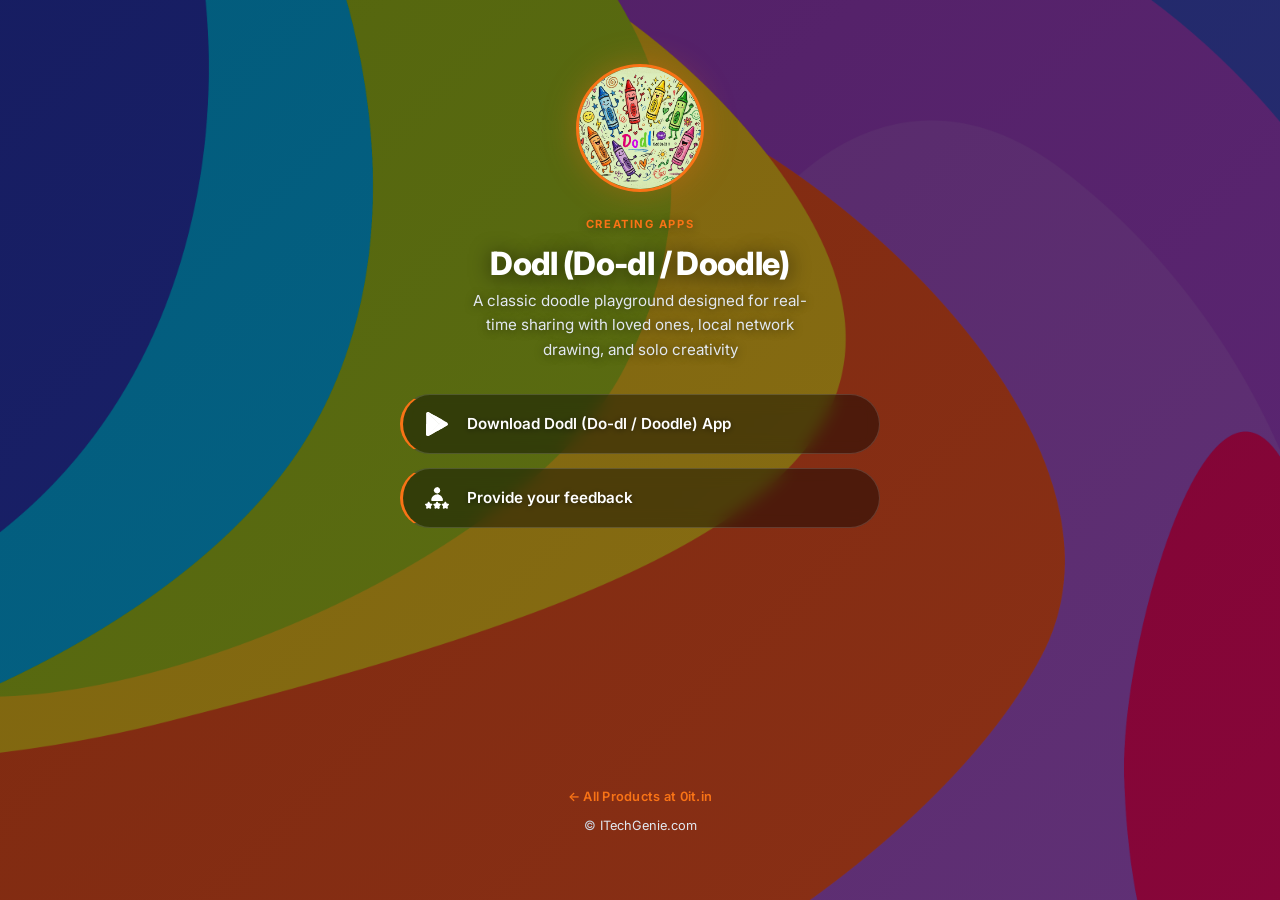
<file: dodl/index.html>
<!DOCTYPE html>
<html lang="en">
<head>
  <meta charset="UTF-8">
  <meta http-equiv="X-UA-Compatible" content="IE=edge">
  <meta name="viewport" content="width=device-width, initial-scale=1.0">
  <meta name="description" content="A classic doodle playground designed for real-time sharing with loved ones, local network drawing, and solo creativity. Enjoy seamless multi-user sessions, offline local connectivity, and a nostalgic drawing experience anywhere, anytime.">
  <title>Dodl (Do-dl / Doodle) — 0it.in</title>
  <!-- Favicon -->
  <link rel="shortcut icon" href="https://itechgenie.com/wp-content/uploads/gwpf_icon/favicon.ico">
  <link rel="apple-touch-icon" href="https://itechgenie.com/wp-content/uploads/gwpf_icon/favicon.ico">
  <!-- Stylesheet -->
  <link rel="stylesheet" href="../assets/style.css">
  <script type="text/javascript">

    // JavaScript method to perform the redirect
    function redirectToLink(link) {
      // Perform any necessary logic before redirecting
      console.log("Redirecting to: " + link);

      try {
        newrelic.addPageAction("LinkClicks", { link: link });
      } catch (e) {
        console.error(e);
      }

      var newTab = window.open(link, '_blank'); // Open the link in a new tab
      newTab.focus(); // Focus on the new tab
    }


    !function () { "use strict"; !function (e, t) { var n = e.amplitude || { _q: [], _iq: {} }; if (n.invoked) e.console && console.error && console.error("Amplitude snippet has been loaded."); else { var r = function (e, t) { e.prototype[t] = function () { return this._q.push({ name: t, args: Array.prototype.slice.call(arguments, 0) }), this } }, s = function (e, t, n) { return function (r) { e._q.push({ name: t, args: Array.prototype.slice.call(n, 0), resolve: r }) } }, o = function (e, t, n) { e[t] = function () { if (n) return { promise: new Promise(s(e, t, Array.prototype.slice.call(arguments))) } } }, i = function (e) { for (var t = 0; t < y.length; t++)o(e, y[t], !1); for (var n = 0; n < g.length; n++)o(e, g[n], !0) }; n.invoked = !0; var a = t.createElement("script"); a.type = "text/javascript", a.integrity = "sha384-TPZhteUkZj8CAyBx+GZZytBdkuKnhKsSKcCoVCq0QSteWf/Kw5Kb9oVFUROLE1l3", a.crossOrigin = "anonymous", a.async = !0, a.src = "https://cdn.amplitude.com/libs/analytics-browser-1.9.1-min.js.gz", a.onload = function () { e.amplitude.runQueuedFunctions || console.log("[Amplitude] Error: could not load SDK") }; var c = t.getElementsByTagName("script")[0]; c.parentNode.insertBefore(a, c); for (var u = function () { return this._q = [], this }, l = ["add", "append", "clearAll", "prepend", "set", "setOnce", "unset", "preInsert", "postInsert", "remove", "getUserProperties"], p = 0; p < l.length; p++)r(u, l[p]); n.Identify = u; for (var d = function () { return this._q = [], this }, f = ["getEventProperties", "setProductId", "setQuantity", "setPrice", "setRevenue", "setRevenueType", "setEventProperties"], v = 0; v < f.length; v++)r(d, f[v]); n.Revenue = d; var y = ["getDeviceId", "setDeviceId", "getSessionId", "setSessionId", "getUserId", "setUserId", "setOptOut", "setTransport", "reset"], g = ["init", "add", "remove", "track", "logEvent", "identify", "groupIdentify", "setGroup", "revenue", "flush"]; i(n), n.createInstance = function (e) { return n._iq[e] = { _q: [] }, i(n._iq[e]), n._iq[e] }, e.amplitude = n } }(window, document) }();
    amplitude.init("d2d24f0a9dc5ae48b38d1d381b5eb03b");

 
    ;window.NREUM||(NREUM={});NREUM.init={browser_consent_mode:{enabled:false},privacy:{cookies_enabled:true},distributed_tracing:{enabled:true},performance:{capture_measures:true},ajax:{deny_list:["bam.eu01.nr-data.net"],capture_payloads:'none'}};

    ;NREUM.loader_config={accountID:"2832717",trustKey:"2832717",agentID:"538569623",licenseKey:"NRJS-64d8b51a63b45aafdb9",applicationID:"538569623"};
    ;NREUM.info={beacon:"bam.eu01.nr-data.net",errorBeacon:"bam.eu01.nr-data.net",licenseKey:"NRJS-64d8b51a63b45aafdb9",applicationID:"538569623",sa:1};
    ;/*! For license information please see nr-loader-spa-1.320.0.min.js.LICENSE.txt */
    (()=>{var e={8122(e,t,r){"use strict";r.d(t,{a:()=>s});var n=r(944);function s(e,t){try{if(!e||"object"!=typeof e)return(0,n.R)(3);if(!t||"object"!=typeof t)return(0,n.R)(4);const r=Object.create(Object.getPrototypeOf(t),Object.getOwnPropertyDescriptors(t)),i=0===Object.keys(r).length?e:r;for(let a in i)if(void 0!==e[a])try{if(null===e[a]){r[a]=null;continue}Array.isArray(e[a])&&Array.isArray(t[a])?r[a]=Array.from(new Set([...e[a],...t[a]])):e[a]instanceof Map||e[a]instanceof Set||e[a]instanceof Date||e[a]instanceof RegExp?r[a]=e[a]:"object"==typeof e[a]&&null!==t[a]&&"object"==typeof t[a]?r[a]=s(e[a],t[a]):r[a]=e[a]}catch(e){r[a]||(0,n.R)(1,e)}return r}catch(e){(0,n.R)(2,e)}}},2555(e,t,r){"use strict";r.d(t,{f:()=>a});var n=r(384),s=r(8122);const i={beacon:n.NT.beacon,errorBeacon:n.NT.errorBeacon,licenseKey:void 0,applicationID:void 0,sa:void 0,queueTime:void 0,applicationTime:void 0,ttGuid:void 0,user:void 0,account:void 0,product:void 0,extra:void 0,jsAttributes:{},userAttributes:void 0,atts:void 0,transactionName:void 0,tNamePlain:void 0};function a(e){try{return!!e.licenseKey&&!!e.errorBeacon&&!!e.applicationID}catch(e){return!1}}r.d(t,["D",0,e=>(0,s.a)(e,i)])},7699(e,t,r){"use strict";var n=r(860);const s={[n.K7.logging]:!0,[n.K7.genericEvents]:!0,[n.K7.jserrors]:!0,[n.K7.ajax]:!0};r.d(t,["It",0,1e6,"KC",0,s,"qh",0,"SESSION_ERROR"])},9324(e,t,r){"use strict";r.d(t,["A",0,"@newrelic/rrweb","x",0,"1.320.0"])},981(e,t,r){"use strict";r.d(t,["R",0,{AJAX:"AjaxRequest",PA:"PageAction",UA:"UserAction",BP:"BrowserPerformance",WS:"WebSocket",SPV:"SecurityPolicyViolation",JSE:"JavaScriptError",LOG:"Log",PVE:"PageView",PVT:"PageViewTiming",SR:"SessionReplay",ST:"SessionTrace",BI:"BrowserInteraction"}])},9752(e,t,r){"use strict";const n="newrelic-iframe-",s=n+"timing-update",i=n+"api",a=n+"api-response",o=n+"vitals-update",c=n+"ajax";r.d(t,["$8",0,o,"Gi",0,a,"KU",0,c,"Pl",0,n,"cS",0,i,"cr",0,s])},6154(e,t,r){"use strict";var n=r(1863);const s="undefined"!=typeof window&&!!window.document,i="undefined"!=typeof WorkerGlobalScope&&("undefined"!=typeof self&&self instanceof WorkerGlobalScope&&self.navigator instanceof WorkerNavigator||"undefined"!=typeof globalThis&&globalThis instanceof WorkerGlobalScope&&globalThis.navigator instanceof WorkerNavigator),a=s?window:"undefined"!=typeof WorkerGlobalScope&&("undefined"!=typeof self&&self instanceof WorkerGlobalScope&&self||"undefined"!=typeof globalThis&&globalThis instanceof WorkerGlobalScope&&globalThis),o=Boolean("hidden"===a?.document?.visibilityState),c=""+a?.location,d=/iPad|iPhone|iPod/.test(a.navigator?.userAgent),u=d&&"undefined"==typeof SharedWorker,l=(()=>{const e=a.navigator?.userAgent?.match(/Firefox[/\s](\d+\.\d+)/);return Array.isArray(e)&&e.length>=2?+e[1]:0})(),f=Date.now()-(0,n.t)();r.d(t,["OF",0,d,"RI",0,s,"WN",0,f,"bv",0,i,"gm",0,a,"lR",0,l,"m",0,c,"mw",0,o,"sb",0,u,"zk",0,()=>{const e=a?.performance?.getEntriesByType?.("navigation")?.[0];if(e&&e.responseStart>0&&e.responseStart<a.performance.now())return e}])},7295(e,t,r){"use strict";r.d(t,{Xv:()=>a,gX:()=>s,iW:()=>i});var n=[];function s(e){if(!e||i(e))return!1;if(0===n.length)return!0;if("*"===n[0].hostname)return!1;for(var t=0;t<n.length;t++){var r=n[t];if(r.hostname.test(e.hostname)&&r.pathname.test(e.pathname))return!1}return!0}function i(e){return void 0===e.hostname}function a(e){if(n=[],e&&e.length)for(var t=0;t<e.length;t++){let r=e[t];if(!r)continue;if("*"===r)return void(n=[{hostname:"*"}]);0===r.indexOf("http://")?r=r.substring(7):0===r.indexOf("https://")&&(r=r.substring(8));const s=r.indexOf("/");let i,a;s>0?(i=r.substring(0,s),a=r.substring(s)):(i=r,a="*");let[c]=i.split(":");n.push({hostname:o(c),pathname:o(a,!0)})}}function o(e,t=!1){const r=e.replace(/[.+?^${}()|[\]\\]/g,e=>"\\"+e).replace(/\*/g,".*?");return new RegExp((t?"^":"")+r+"$")}},3241(e,t,r){"use strict";r.d(t,{W:()=>s});var n=r(6154);function s(e={}){try{n.gm.dispatchEvent(new CustomEvent("newrelic",{detail:e}))}catch(e){}}},1687(e,t,r){"use strict";r.d(t,{Ak:()=>o,Ze:()=>d,x3:()=>c});var n=r(3241),s=r(3606),i=r(860),a=r(2646);function o(e,t){if(!e)return;const r={staged:!1,priority:i.P3[t]||0};e.runtime.drainRegistry.get(t)||e.runtime.drainRegistry.set(t,r)}function c(e,t){if(!e)return;const r=e.runtime.drainRegistry;r&&(r.get(t)&&r.delete(t),l(e,t,!1),r.size&&u(e))}function d(e,t="feature",r=!1){if(e){if(!e.runtime.drainRegistry.get(t)||r)return l(e,t);e.runtime.drainRegistry.get(t).staged=!0,u(e)}}function u(e){if(!e)return;const t=Array.from(e.runtime.drainRegistry);t.every(([e,t])=>t.staged)&&(t.sort((e,t)=>e[1].priority-t[1].priority),t.forEach(([t])=>{e.runtime.drainRegistry.delete(t),l(e,t)}))}function l(e,t,r=!0){if(!e)return;const i=e.ee,o=s.i.handlers;if(i&&!i.aborted&&i.backlog&&o){if((0,n.W)({type:"lifecycle",name:"drain",feature:t}),r){const e=i.backlog[t],r=o[t];if(r){for(let t=0;e&&t<e.length;++t)f(e[t],r);Object.entries(r).forEach(([e,t])=>{Object.values(t||{}).forEach(t=>{t[0]?.on&&t[0].context()instanceof a.y&&!t[0].listeners(e).includes(t[1])&&t[0].on(e,t[1])})})}}i.isolatedBacklog||delete o[t],i.backlog[t]=null,i.emit("drain-"+t,[])}}function f(e,t){var r=e[1];Object.values(t[r]||{}).forEach(t=>{var r=e[0];if(t[0]===r){var n=t[1],s=e[3],i=e[2];n.apply(s,i)}})}},7836(e,t,r){"use strict";var n=r(384),s=r(8990),i=r(2646),a=r(5607);const o="nr@context:".concat(a.W),c=function e(t,r){var n={},a={},u={},l=!1;try{l=16===r.length&&d.initializedAgents?.[r]?.runtime.isolatedBacklog}catch(e){}var f={on:p,addEventListener:p,removeEventListener:function(e,t){var r=n[e];if(!r)return;for(var s=0;s<r.length;s++)r[s]===t&&r.splice(s,1)},emit:function(e,r,n,s,i){!1!==i&&(i=!0);if(c.aborted&&!s)return;t&&i&&t.emit(e,r,n);var o=h(n);g(e).forEach(e=>{e.apply(o,r)});var d=v()[a[e]];d&&d.push([f,e,r,o]);return o},get:m,listeners:g,context:h,buffer:function(e,t){const r=v();if(t=t||"feature",f.aborted)return;Object.entries(e||{}).forEach(([e,n])=>{a[n]=t,t in r||(r[t]=[])})},abort:function(){f._aborted=!0,Object.keys(f.backlog).forEach(e=>{delete f.backlog[e]})},isBuffering:function(e){return!!v()[a[e]]},debugId:r,backlog:l?{}:t&&"object"==typeof t.backlog?t.backlog:{},isolatedBacklog:l};return Object.defineProperty(f,"aborted",{get:()=>{let e=f._aborted||!1;return e||(t&&(e=t.aborted),e)}}),f;function h(e){return e&&e instanceof i.y?e:e?(0,s.I)(e,o,()=>new i.y(o)):new i.y(o)}function p(e,t){n[e]=g(e).concat(t)}function g(e){return n[e]||[]}function m(t){return u[t]=u[t]||e(f,t)}function v(){return f.backlog}}(void 0,"globalEE"),d=(0,n.Zm)();d.ee||(d.ee=c),r.d(t,["P",0,o,"ee",0,c])},2646(e,t,r){"use strict";r.d(t,{y:()=>n});class n{constructor(e){this.contextId=e}}},9908(e,t,r){"use strict";r.d(t,{d:()=>n,p:()=>s});var n=r(7836).ee.get("handle");function s(e,t,r,s,i){i?(i.buffer([e],s),i.emit(e,t,r)):(n.buffer([e],s),n.emit(e,t,r))}},3606(e,t,r){"use strict";r.d(t,{i:()=>i});var n=r(9908);i.on=a;var s=i.handlers={};function i(e,t,r,i){a(i||n.d,s,e,t,r)}function a(e,t,r,s,i){i||(i="feature"),e||(e=n.d);var a=t[i]=t[i]||{};(a[r]=a[r]||[]).push([e,s])}},3878(e,t,r){"use strict";function n(e,t){return{capture:e,passive:!1,signal:t}}function s(e,t,r=!1,s){window.addEventListener(e,t,n(r,s))}function i(e,t,r=!1,s){document.addEventListener(e,t,n(r,s))}r.d(t,{DD:()=>i,jT:()=>n,sp:()=>s})},5607(e,t,r){"use strict";const n=(0,r(9566).bz)();r.d(t,["W",0,n])},9566(e,t,r){"use strict";r.d(t,{LA:()=>a,ZF:()=>o,bz:()=>i,el:()=>c});var n=r(6154);function s(e,t){return e?15&e[t]:16*Math.random()|0}function i(){const e=n.gm?.crypto||n.gm?.msCrypto;let t,r=0;return e&&e.getRandomValues&&(t=e.getRandomValues(new Uint8Array(30))),"xxxxxxxx-xxxx-4xxx-yxxx-xxxxxxxxxxxx".split("").map(e=>"x"===e?s(t,r++).toString(16):"y"===e?(3&s()|8).toString(16):e).join("")}function a(e){const t=n.gm?.crypto||n.gm?.msCrypto;let r,i=0;t&&t.getRandomValues&&(r=t.getRandomValues(new Uint8Array(e)));const a=[];for(var o=0;o<e;o++)a.push(s(r,i++).toString(16));return a.join("")}function o(){return a(16)}function c(){return a(32)}},2614(e,t,r){"use strict";r.d(t,["BB",0,18e5,"Wt",0,"NRBA_SESSION::","g",0,{OFF:0,FULL:1,ERROR:2},"iL",0,{SAME_TAB:"same-tab",CROSS_TAB:"cross-tab"},"tS",0,{STARTED:"session-started",PAUSE:"session-pause",RESET:"session-reset",RESUME:"session-resume",UPDATE:"session-update"},"wk",0,144e5])},733(e,t,r){"use strict";function n(e,t){return function(e){let t=2166136261;for(let r=0;r<e.length;r++)t^=e.charCodeAt(r),t=Math.imul(t,16777619);return(t>>>0).toString(16).padStart(8,"0")}("".concat(String(e),":").concat(String(t)))}r.d(t,{Y:()=>n})},1863(e,t,r){"use strict";function n(){return Math.floor(performance.now())}r.d(t,{t:()=>n})},9119(e,t,r){"use strict";r.d(t,{L:()=>i});var n=/([^?#]*)[^#]*(#[^?]*|$).*/,s=/([^?#]*)().*/;function i(e,t){return e?e.replace(t?n:s,"$1$2"):e}},7485(e,t,r){"use strict";r.d(t,{D:()=>s});var n=r(6154);function s(e){if(0===(e||"").indexOf("data:"))return{protocol:"data"};try{const t=new URL(e,location.href),r={port:t.port,hostname:t.hostname,pathname:t.pathname,search:t.search,protocol:t.protocol.slice(0,t.protocol.indexOf(":")),sameOrigin:t.protocol===n.gm?.location?.protocol&&t.host===n.gm?.location?.host};return r.port&&""!==r.port||("http:"===t.protocol&&(r.port="80"),"https:"===t.protocol&&(r.port="443")),r.pathname&&""!==r.pathname?r.pathname.startsWith("/")||(r.pathname="/".concat(r.pathname)):r.pathname="/",r}catch(e){return{}}}},7866(e,t,r){"use strict";r.d(t,["Nc",0,/^\s*at Function code \(Function code:\d+:\d+\)\s*/i,"cn",0,/^\s*(?:([^@]*)(?:\(.*?\))?@)?((?:file|http|https|chrome|safari-extension).*?):(\d+)(?::(\d+))?\s*$/i,"fL",0,/^\s*at .+ \(eval at \S+ \((?:(?:file|http|https):[^)]+)?\)(?:, [^:]*:\d+:\d+)?\)$/i,"h3",0,/function (.+?)\s*\(/,"hB",0,/^\s*at (?:((?:\[object object\])?(?:[^(]*\([^)]*\))*[^()]*(?: \[as \S+\])?) )?\(?((?:file|http|https|chrome-extension):.*?)?:(\d+)(?::(\d+))?\)?\s*$/i])},944(e,t,r){"use strict";r.d(t,{R:()=>s});var n=r(3241);function s(e,t){"function"==typeof console.debug&&(console.debug("New Relic Warning: https://github.com/newrelic/newrelic-browser-agent/blob/main/docs/warning-codes.md#".concat(e),t),(0,n.W)({drained:null,type:"data",name:"warn",feature:"warn",data:{code:e,secondary:t}}))}},8990(e,t,r){"use strict";r.d(t,{I:()=>s});var n=Object.prototype.hasOwnProperty;function s(e,t,r){if(n.call(e,t))return e[t];var s=r();if(Object.defineProperty&&Object.keys)try{return Object.defineProperty(e,t,{value:s,writable:!0,enumerable:!1}),s}catch(e){}return e[t]=s,s}},6389(e,t,r){"use strict";function n(e,t=500,r={}){const n=r?.leading||!1;let s;return(...r)=>{n&&void 0===s&&(e.apply(this,r),s=setTimeout(()=>{s=clearTimeout(s)},t)),n||(clearTimeout(s),s=setTimeout(()=>{e.apply(this,r)},t))}}function s(e){let t=!1;return(...r)=>{t||(t=!0,e.apply(this,r))}}r.d(t,{J:()=>s,s:()=>n})},1910(e,t,r){"use strict";r.d(t,{i:()=>i});var n=r(944);const s=new Map;function i(...e){return e.every(e=>{if(s.has(e))return s.get(e);const t="function"==typeof e?e.toString():"",r=t.includes("[native code]"),i=t.includes("nrWrapper");return r||i||(0,n.R)(64,e?.name||t),s.set(e,r),r})}},3304(e,t,r){"use strict";r.d(t,{A:()=>s});var n=r(7836);function s(e){try{return JSON.stringify(e,(()=>{const e=new WeakSet;return(t,r)=>{if("object"==typeof r&&null!==r){if(e.has(r))return;e.add(r)}return r}})())??""}catch(e){try{n.ee.emit("internal-error",[e])}catch(e){}return""}}},5718(e,t,r){"use strict";r.d(t,{AZ:()=>m,Qr:()=>E,QL:()=>v});var n=r(6154),s=r(1863),i=r(9119),a=r(7866);class o{dom=new c;performance=new c;constructor(e){this.url=e,this.claimedBy=new Set}get script(){const e=Math.max(this.dom.start,this.performance.end);return{start:e,end:Math.max(this.dom.end,this.performance.end,e)}}}class c{start=0;end=0;value=void 0}function d(e=()=>{},t){return{get:()=>void 0!==t?t:e(),set:e=>{t=e}}}let u;try{u=m(v())[0]}catch(e){u=m(e)[0]}const l=e=>"script"===e.initiatorType||["link","fetch"].includes(e.initiatorType)&&(0,i.L)(e.name).endsWith(".js"),f=new Map;let h=[];function p(e){return f.get(e)}function g(e){const t=p(e);if(t)return t;const r=new o(e);if(f.set(e,r),f.size>1e3){const e=f.keys().next().value;f.delete(e)}return r}if(n.gm.MutationObserver&&n.gm.document){new MutationObserver(e=>{e.forEach(e=>{e.addedNodes.forEach(e=>{if("SCRIPT"===e.nodeName&&e.src){const t=g((0,i.L)(e.src));t.dom.start=(0,s.t)(),t.dom.value=e;const r=()=>{t.dom.end=(0,s.t)()};["load","error"].forEach(t=>e.addEventListener(t,r,{once:!0}))}})})}).observe(n.gm.document,{childList:!0,subtree:!0})}if(n.gm.PerformanceObserver?.supportedEntryTypes.includes("resource")){new PerformanceObserver(e=>{e.getEntries().filter(l).forEach(e=>{const t=g((0,i.L)(e.name));t.performance.start=Math.floor(e.startTime),t.performance.end=Math.floor(e.responseEnd),t.performance.value=e;const r=[];h.forEach(({test:t,addedAt:n},i)=>{(t(e)||(0,s.t)()-n>1e4)&&r.push(i)}),h=h.filter((e,t)=>!r.includes(t))})}).observe({type:"resource",buffered:!0})}function m(e){if(!e||"string"!=typeof e)return[];const t=new Set,r=e.split("\n");for(const e of r){const r=e.match(a.cn)||e.match(a.hB)||e.match(a.fL);if(r&&r[2])t.add((0,i.L)(r[2]));else{const r=e.match(/\(([^)]+\.js):\d+:\d+\)/)||e.match(/^\s+at\s+([^\s(]+\.js):\d+:\d+/);r&&r[1]&&t.add((0,i.L)(r[1]))}}return[...t]}function v(){let e;try{const t=Error.stackTraceLimit;Error.stackTraceLimit=50,e=(new Error).stack,Error.stackTraceLimit=t}catch(t){e=(new Error).stack}return e}function y(e,t){return(0,i.L)(e.name)===t}function b(e,t){e.fetchStart=Math.floor(t.startTime),e.fetchEnd=Math.floor(t.responseEnd),e.asset=t.name,e.type=t.initiatorType}function E(e){const t=e?.id,r={registeredAt:(0,s.t)(),reportedAt:void 0,fetchStart:0,fetchEnd:0,scriptStart:0,scriptEnd:0,asset:void 0,type:"unknown"},a=v();if(!a)return r;const o=n.gm.performance?.getEntriesByType("navigation")?.[0]?.name||"";try{const e=m(a),c=(e.length>1?e.filter(e=>u!==e):e)[0];if(!c)return r;if(o.includes(c))return r.asset=(0,i.L)(o),r.type="inline",r;r.correlation=p(c);const l=r.correlation?.performance.value||n.gm.performance?.getEntriesByType("resource")?.find(e=>y(e,c));if(l)b(r,l);else{(function(e){if(!e||!n.gm.document)return!1;try{const t=n.gm.document.querySelectorAll('link[rel="preload"][as="script"]');for(const r of t)if((0,i.L)(r.href)===e)return!0}catch(e){}return!1})(c)&&(r.asset=c,r.type="preload"),function(e,t){n.gm.PerformanceObserver?.supportedEntryTypes?.includes("resource")&&h.push({addedAt:(0,s.t)(),test:r=>!!y(r,t)&&(b(e,r),!0)})}(r,c)}const f=r.correlation,g=!!t&&!!f?.claimedBy.has(t);f&&t&&f.claimedBy.add(t);const v=()=>{const e=f?.script.start;if(!g||!e)return!1;return r.registeredAt-e>1e4};Object.defineProperty(r,"scriptStart",d(()=>v()?r.registeredAt:f?.script.start??r.fetchEnd)),Object.defineProperty(r,"scriptEnd",d(()=>v()?r.registeredAt:f?.script.end??r.registeredAt))}catch(e){}return r}},5732(e,t,r){"use strict";r.d(t,{$5:()=>u,B5:()=>d,Ms:()=>i,NG:()=>s,Ux:()=>o,YA:()=>c,yx:()=>a});var n=r(5718);function s(e,t){if(!f(e,t))return;const r=t.runtime.registeredEntities;return r?.find(t=>t.metadata.target.iframeInterfaceId===e)}function i(e,t){if(!f(e,t))return[];const r=t.runtime.registeredEntities;return r?.filter(t=>String(t.metadata.target.id)===String(e)).map(e=>e.metadata.target)||[]}function a(e,t){if(!f(e,t))return[];const r=t.runtime.registeredEntities,n=r?.filter(t=>t.metadata.timings?.asset?.endsWith(e));return function(e){if(!e?.length)return e||[];const t=new Map,r=[];for(const n of e){const e=n.metadata?.timings?.asset;if(!e){r.push(n);continue}const s="".concat(e,"::").concat(n.metadata?.target?.id),i=t.get(s);if(i){if(i.metadata.target?.blocked&&!n.metadata.target?.blocked){const e=r.indexOf(i);-1!==e&&(r[e]=n),t.set(s,n)}}else t.set(s,n),r.push(n)}return r}(n).map(e=>e.metadata.target)}function o(e,t){if(!l(t))return{};const r=t.agentRef.runtime.appMetadata.agents[0].entityGuid;return e?e.attributes:{"entity.guid":r,appId:t.agentRef.info.applicationID}}function c(e,t){return d(e,t)?{"child.id":e.id,"child.type":e.type,...o(void 0,t)}:{}}function d(e,t){return!!e&&!!l(t)&&t.agentRef.init.api.register.duplicate_data_to_container}function u(e){if(!f(!0,e)||!e?.runtime?.registeredEntities?.length)return[void 0];const t=[];try{var r=(0,n.AZ)((0,n.QL)());let s=r.length-1;for(;r[s];)t.push(...a(r[s--],e))}catch(e){}const s=function(e){const t=new Set,r=[];for(const n of e){const e=n?.instance;t.has(e)||(t.add(e),r.push(n))}return r}(t);return s.length||s.push(void 0),s}function l(e){return 2===e?.harvestEndpointVersion}function f(e,t){return!!e&&!!t?.init.api.register.enabled}r.d(t,["fQ",0,{MFE:"MFE",BA:"BA"}])},5289(e,t,r){"use strict";r.d(t,{GG:()=>a,Qr:()=>c,sB:()=>o});var n=r(3878),s=r(6389);function i(){return"undefined"==typeof document||"complete"===document.readyState}function a(e,t){if(i())return e();const r=(0,s.J)(e),a=setInterval(()=>{i()&&(clearInterval(a),r())},500);(0,n.sp)("load",r,t)}function o(e){if(i())return e();(0,n.DD)("DOMContentLoaded",e)}function c(e){if(i())return e();(0,n.sp)("popstate",e)}},384(e,t,r){"use strict";r.d(t,{Zm:()=>c,bQ:()=>u,dV:()=>d,pV:()=>l});var n=r(6154),s=r(1863),i=r(944),a=r(1910);const o={beacon:"bam.nr-data.net",errorBeacon:"bam.nr-data.net"};function c(){return n.gm.NREUM||(n.gm.NREUM={}),void 0===n.gm.newrelic&&(n.gm.newrelic=n.gm.NREUM),n.gm.NREUM}function d(){let e=c();return e.o||(e.o={ST:n.gm.setTimeout,SI:n.gm.setImmediate||n.gm.setInterval,CT:n.gm.clearTimeout,XHR:n.gm.XMLHttpRequest,REQ:n.gm.Request,EV:n.gm.Event,PR:n.gm.Promise,MO:n.gm.MutationObserver,FETCH:n.gm.fetch,WS:n.gm.WebSocket},(0,a.i)(...Object.values(e.o))),e}function u(e,t){let r=c();r.initializedAgents??={},t.initializedAt={ms:(0,s.t)(),date:new Date},r.initializedAgents[e]=t,2===Object.keys(r.initializedAgents).length&&(0,i.R)(69)}function l(){return function(){let e=c();const t=e.info||{};e.info={beacon:o.beacon,errorBeacon:o.errorBeacon,...t}}(),function(){let e=c();const t=e.init||{};e.init={...t}}(),d(),function(){let e=c();const t=e.loader_config||{};e.loader_config={...t}}(),c()}r.d(t,["NT",0,o])},2843(e,t,r){"use strict";r.d(t,{G:()=>i,u:()=>s});var n=r(3878);function s(e,t=!1,r,s){(0,n.DD)("visibilitychange",function(){if(t)return void("hidden"===document.visibilityState&&e());e(document.visibilityState)},r,s)}function i(e,t,r){(0,n.sp)("pagehide",e,t,r)}},8139(e,t,r){"use strict";r.d(t,{u:()=>f});var n=r(7836),s=r(3434),i=r(8990),a=r(6154);const o={},c=a.gm.XMLHttpRequest,d="addEventListener",u="removeEventListener",l="nr@wrapped:".concat(n.P);function f(e){var t=function(e){return(e||n.ee).get("events")}(e);if(o[t.debugId]++)return t;o[t.debugId]=1;var r=(0,s.YM)(t,!0);function f(e){r.inPlace(e,[d,u],"-",p)}function p(e,t){return e[1]}return"getPrototypeOf"in Object&&(a.RI&&h(document,f),c&&h(c.prototype,f),h(a.gm,f)),t.on(d+"-start",function(e,t){var n=e[1];if(null!==n&&("function"==typeof n||"object"==typeof n)&&"newrelic"!==e[0]){var s=(0,i.I)(n,l,function(){var e={object:function(){if("function"!=typeof n.handleEvent)return;return n.handleEvent.apply(n,arguments)},function:n}[typeof n];return e?r(e,"fn-",null,e.name||"anonymous"):n});this.wrapped=e[1]=s}}),t.on(u+"-start",function(e){e[1]=this.wrapped||e[1]}),t}function h(e,t,...r){let n=e;for(;"object"==typeof n&&!Object.prototype.hasOwnProperty.call(n,d);)n=Object.getPrototypeOf(n);n&&t(n,...r)}},3434(e,t,r){"use strict";r.d(t,{YM:()=>d});var n=r(7836),s=r(5607),i=r(5732);const a="nr@original:".concat(s.W);var o=Object.prototype.hasOwnProperty,c=!1;function d(e,t,r){return e||(e=n.ee),s.inPlace=function(e,t,r,n,i,a){r||(r="");const o="-"===r.charAt(0);for(let c=0;c<t.length;c++){const d=t[c],u=e[d];l(u)||(e[d]=s(u,o?d+r:r,n,d,i,a))}},s.flag=a,s;function s(t,n,s,c,f,h){return l(t)?t:(n||(n=""),nrWrapper[a]=t,function(e,t,r){if(Object.defineProperty&&Object.keys)try{return Object.keys(e).forEach(function(r){Object.defineProperty(t,r,{get:function(){return e[r]},set:function(t){return e[r]=t,t}})}),t}catch(e){u([e],r)}for(var n in e)o.call(e,n)&&(t[n]=e[n])}(t,nrWrapper,e),nrWrapper);function nrWrapper(){var a,o,l,p;let g,m;try{o=this,a=[...arguments],m=h?(0,i.$5)(r):[void 0],l="function"==typeof s?s(a,o):s||{}}catch(t){u([t,"",[a,o,c],l],e)}d(n+"start",[a,o,c,m],l,f);const v=performance.now();let y;try{return p=t.apply(o,a),y=performance.now(),p}catch(e){throw y=performance.now(),d(n+"err",[a,o,e,m],l,f),g=e,g}finally{const e=y-v,t={start:v,end:y,duration:e,isLongTask:e>=50,methodName:c,thrownError:g};t.isLongTask&&d("long-task",[t,o,m],l,f),d(n+"end",[a,o,p,m],l,f)}}}function d(r,n,s,i){if(!c||t){var a=c;c=!0;try{e.emit(r,n,s,t,i)}catch(t){u([t,r,n,s],e)}c=a}}}function u(e,t){t||(t=n.ee);try{t.emit("internal-error",e)}catch(e){}}function l(e){return!(e&&"function"==typeof e&&e.apply&&!e[a])}r.d(t,["Jt",0,a])},9300(e,t,r){"use strict";const n=r(860).K7.ajax;r.d(t,["TZ",0,n,"f5",0,"ajaxRequest.id","mo",0,{NONE:"none",FAILURES:"failures",ALL:"all"}])},3333(e,t,r){"use strict";var n=r(981);const s=r(860).K7.genericEvents,i=[n.R.PA,n.R.UA,n.R.BP];r.d(t,["$v",0,{RESOURCES:"experimental.resources",REGISTER:"register"},"TZ",0,s,"Zp",0,["auxclick","click","copy","keydown","paste","scrollend"],"kd",0,i,"qN",0,["focus","blur"]])},6774(e,t,r){"use strict";const n=r(860).K7.jserrors;r.d(t,["T",0,n])},993(e,t,r){"use strict";const n=r(860).K7.logging;r.d(t,["A$",0,{OFF:0,ERROR:1,WARN:2,INFO:3,DEBUG:4,TRACE:5},"TZ",0,n,"p_",0,{ERROR:"ERROR",WARN:"WARN",INFO:"INFO",DEBUG:"DEBUG",TRACE:"TRACE"}])},3785(e,t,r){"use strict";r.d(t,{R:()=>c,b:()=>d});var n=r(9908),s=r(1863),i=r(860),a=r(3969),o=r(993);function c(e,t,r={},c=o.p_.INFO,d=!0,u,l=(0,s.t)()){(0,n.p)(a.xV,["API/logging/".concat(c.toLowerCase(),"/called")],void 0,i.K7.metrics,e),(0,n.p)("log",[l,t,r,c,d,u],void 0,i.K7.logging,e)}function d(e){return"string"==typeof e&&Object.values(o.p_).some(t=>t===e.toUpperCase().trim())}},3969(e,t,r){"use strict";const n=r(860).K7.metrics;r.d(t,["TZ",0,n,"XG",0,"storeEventMetrics","xV",0,"storeSupportabilityMetrics"])},6630(e,t,r){"use strict";const n=r(860).K7.pageViewEvent;r.d(t,["T",0,n])},782(e,t,r){"use strict";const n=r(860).K7.pageViewTiming;r.d(t,["T",0,n])},6344(e,t,r){"use strict";var n=r(2614);const s=r(860).K7.sessionReplay,i={[n.g.ERROR]:15e3,[n.g.FULL]:3e5,[n.g.OFF]:0};r.d(t,["Qb",0,{API:"api",RESUME:"resume",SWITCH_TO_FULL:"switchToFull",INITIALIZE:"initialize",PRELOAD:"preload"},"TZ",0,s,"Vh",0,"errorDuringReplay","_s",0,{DomContentLoaded:0,Load:1,FullSnapshot:2,IncrementalSnapshot:3,Meta:4,Custom:5},"bc",0,{RESET:{message:"Session was reset",sm:"Reset"},IMPORT:{message:"Recorder failed to import",sm:"Import"},TOO_MANY:{message:"429: Too Many Requests",sm:"Too-Many"},TOO_BIG:{message:"Payload was too large",sm:"Too-Big"},CROSS_TAB:{message:"Session Entity was set to OFF on another tab",sm:"Cross-Tab"},ENTITLEMENTS:{message:"Session Replay is not allowed and will not be started",sm:"Entitlement"}},"yP",0,i])},5270(e,t,r){"use strict";r.d(t,{Aw:()=>a,SR:()=>i,rF:()=>o});var n=r(384),s=r(7767);function i(e){return!!(0,n.dV)().o.MO&&(0,s.V)(e)&&!0===e?.session_trace.enabled}function a(e){return!0===e?.session_replay.preload&&i(e)}function o(e,t){try{if("string"==typeof t?.type){if("password"===t.type.toLowerCase())return"*".repeat(e?.length||0);if(void 0!==t?.dataset?.nrUnmask||t?.classList?.contains("nr-unmask"))return e}}catch(e){}return"string"==typeof e?e.replace(/[\S]/g,"*"):"*".repeat(e?.length||0)}},3738(e,t,r){"use strict";const n=r(860).K7.sessionTrace,s="-start",i="-end",a="fn"+s,o="fn"+i;r.d(t,["He",0,"bstResource","Kp",0,i,"Lc",0,o,"Rz",0,"pushState","TZ",0,n,"bD",0,"resource","bc",0,{CROSS_TAB:{message:"Session Entity was set to OFF on another tab"},ENTITLEMENTS:{message:"Session Trace is not allowed and will not be started"},RESET:{message:"Session was reset"},SESSION_CHANGED:{message:"Session identifier changed unexpectedly"}},"d3",0,s,"uP",0,a])},3962(e,t,r){"use strict";const n=r(860).K7.softNav;r.d(t,["O2",0,{INITIAL_PAGE_LOAD:"",ROUTE_CHANGE:1,UNSPECIFIED:2},"OV",0,"popstate","Qu",0,{INTERACTION:1,AJAX:2,CUSTOM_END:3,CUSTOM_TRACER:4},"TZ",0,n,"ih",0,{IP:"in progress",PF:"pending finish",FIN:"finished",CAN:"cancelled"},"pP",0,"initialPageLoad","tC",0,["click","keydown","submit"]])},4234(e,t,r){"use strict";r.d(t,{W:()=>s});var n=r(1687);class s{constructor(e,t){this.agentRef=e,this.ee=e?.ee,this.featureName=t,this.blocked=!1}deregisterDrain(){(0,n.x3)(this.agentRef,this.featureName)}}},7767(e,t,r){"use strict";var n=r(6154);r.d(t,["V",0,e=>n.RI&&!0===e?.privacy.cookies_enabled])},8362(e,t,r){"use strict";r.d(t,{d:()=>i});var n=r(9566),s=r(1741);class i extends s.W{agentIdentifier=(0,n.LA)(16)}},1741(e,t,r){"use strict";r.d(t,{W:()=>i});var n=r(944),s=r(4261);class i{#e(e,...t){if(this[e]!==i.prototype[e])return this[e](...t);(0,n.R)(35,e)}addPageAction(e,t){return this.#e(s.hG,e,t)}register(e){return this.#e(s.eY,e)}recordCustomEvent(e,t){return this.#e(s.fF,e,t)}setPageViewName(e,t){return this.#e(s.Fw,e,t)}setCustomAttribute(e,t,r){return this.#e(s.cD,e,t,r)}noticeError(e,t){return this.#e(s.o5,e,t)}setUserId(e,t=!1){return this.#e(s.Dl,e,t)}setApplicationVersion(e){return this.#e(s.nb,e)}setErrorHandler(e){return this.#e(s.bt,e)}addRelease(e,t){return this.#e(s.k6,e,t)}log(e,t){return this.#e("log",e,t)}start(){return this.#e("start")}finished(e){return this.#e(s.BL,e)}recordReplay(){return this.#e(s.CH)}pauseReplay(){return this.#e(s.Tb)}addToTrace(e){return this.#e(s.U2,e)}setCurrentRouteName(e){return this.#e(s.PA,e)}interaction(e){return this.#e(s.dT,e)}wrapLogger(e,t,r){return this.#e(s.Wb,e,t,r)}measure(e,t){return this.#e(s.V1,e,t)}consent(e){return this.#e(s.Pv,e)}}},4261(e,t,r){"use strict";r.d(t,["BL",0,"finished","CH",0,"recordReplay","Dl",0,"setUserId","Fw",0,"setPageViewName","PA",0,"setCurrentRouteName","Pv",0,"consent","Tb",0,"pauseReplay","U2",0,"addToTrace","V1",0,"measure","Wb",0,"wrapLogger","bt",0,"setErrorHandler","cD",0,"setCustomAttribute","dT",0,"interaction","eY",0,"register","fF",0,"recordCustomEvent","hG",0,"addPageAction","hw",0,"api-ixn-","k6",0,"addRelease","nb",0,"setApplicationVersion","o5",0,"noticeError"])},1738(e,t,r){"use strict";r.d(t,{U:()=>l,Y:()=>u});var n=r(3241),s=r(9908),i=r(1863),a=r(944),o=r(3969),c=r(8362),d=r(860);function u(e,t,r,i){const u=i||r;!u||u[e]&&u[e]!==c.d.prototype[e]||(u[e]=function(){(0,s.p)(o.xV,["API/"+e+"/called"],void 0,d.K7.metrics,r.ee),(0,n.W)({drained:!!r.runtime?.activatedFeatures,type:"data",name:"api",feature:"api-"+e,data:{}});try{return t.apply(this,arguments)}catch(e){(0,a.R)(23,e)}})}function l(e,t,r,n,a){const o=e.info;null===r?delete o.jsAttributes[t]:o.jsAttributes[t]=r,(a||null===r)&&(0,s.p)("api-"+n,[(0,i.t)(),t,r],void 0,"session",e.ee)}},8374(e,t,r){r.nc=(()=>{try{return document?.currentScript?.nonce}catch(e){}return""})()},860(e,t,r){"use strict";const n="events",s="jserrors",i="browser/blobs",a="browser/logs",o={ajax:"ajax",genericEvents:"generic_events",jserrors:s,logging:"logging",metrics:"metrics",pageAction:"page_action",pageViewEvent:"page_view_event",pageViewTiming:"page_view_timing",sessionReplay:"session_replay",sessionTrace:"session_trace",softNav:"soft_navigations"},c={[o.pageViewEvent]:1,[o.pageViewTiming]:2,[o.metrics]:3,[o.jserrors]:4,[o.softNav]:5,[o.ajax]:6,[o.sessionTrace]:7,[o.sessionReplay]:8,[o.logging]:9,[o.genericEvents]:10},d={[o.pageViewEvent]:"rum",[o.pageViewTiming]:n,[o.ajax]:n,[o.softNav]:n,[o.metrics]:s,[o.jserrors]:s,[o.sessionTrace]:i,[o.sessionReplay]:i,[o.logging]:a,[o.genericEvents]:"ins"};r.d(t,["$J",0,d,"K7",0,o,"P3",0,c,"XX",0,s,"Yy",0,a,"df",0,i])}};const t={};function r(n){const s=t[n];if(void 0!==s)return s.exports;const i=t[n]={exports:{}};return e[n](i,i.exports,r),i.exports}r.m=e,r.d=(e,t)=>{if(Array.isArray(t))for(var n=0;n<t.length;){var s=t[n++],i=t[n++];r.o(e,s)?0===i&&n++:0===i?Object.defineProperty(e,s,{enumerable:!0,value:t[n++]}):Object.defineProperty(e,s,{enumerable:!0,get:i})}else for(var s in t)r.o(t,s)&&!r.o(e,s)&&Object.defineProperty(e,s,{enumerable:!0,get:t[s]})},r.f={},r.e=e=>Promise.all(Object.keys(r.f).reduce((t,n)=>(r.f[n](e,t),t),[])),r.u=e=>({212:"nr-spa-compressor",238:"nr-spa-iframe-message-handler",249:"nr-spa-recorder",478:"nr-spa"}[e]+"-1.320.0.min.js"),r.o=(e,t)=>Object.prototype.hasOwnProperty.call(e,t),(()=>{const e={},t="NRBA-1.320.0.PROD:";r.l=(n,s,i,a)=>{if(e[n])return void e[n].push(s);let o,c;if(void 0!==i){const e=document.getElementsByTagName("script");for(var d=0;d<e.length;d++){const r=e[d];if(r.getAttribute("src")==n||r.getAttribute("data-webpack")==t+i){o=r;break}}}if(!o){c=!0;var u={478:"sha512-ptWW4PpCZnBTIDhhRiGBt+293xNnolQo0m1Qi/t1Z22BYHA8sJuG7z8svwUyA2SkOzC8JSMqxK9Nw1EUOX9JfQ==",249:"sha512-qFikDjo9uUnND9Kqe+t4ZCHWIqREKhALU66Lho8f237ITJsOAKMEMLk0Ok1GEi/BQI9C6x+Zy9Mc0Uu5ynAkyw==",212:"sha512-xrFTS6icwYIkwpvTfypDYb/UToMmmvSFOrWBe5pORVfqBL4uAfm25DWVgmWraLk4eSTWiECVOVuTTZwEPvMzcw==",238:"sha512-Rve9kOApYyZ3KzhgYWObRhZhvZjG5ByN+5PaAXWJN5/bn8PyS6rodnmrH60xw5oGRbZRtm3Iat78cEtFZrx9fg=="};o=document.createElement("script"),o.charset="utf-8",r.nc&&o.setAttribute("nonce",r.nc),o.setAttribute("data-webpack",t+i),o.src=n,0!==o.src.indexOf(window.location.origin+"/")&&(o.crossOrigin="anonymous"),u[a]&&(o.integrity=u[a])}e[n]=[s];const l=(t,r)=>{o.onerror=o.onload=null,clearTimeout(f);const s=e[n];if(delete e[n],o.parentNode?.removeChild(o),s?.forEach(e=>e(r)),t)return t(r)},f=setTimeout(l.bind(null,void 0,{type:"timeout",target:o}),12e4);o.onerror=l.bind(null,o.onerror),o.onload=l.bind(null,o.onload),c&&document.head.appendChild(o)}})(),r.r=e=>{Symbol.toStringTag&&Object.defineProperty(e,Symbol.toStringTag,{value:"Module"}),Object.defineProperty(e,"__esModule",{value:!0})},r.p="https://js-agent.newrelic.com/",(()=>{const e={38:0,788:0};r.f.j=(t,n)=>{let s=r.o(e,t)?e[t]:void 0;if(0!==s)if(s)n.push(s[2]);else{const i=new Promise((r,n)=>s=e[t]=[r,n]);n.push(s[2]=i);const a=r.p+r.u(t),o=new Error,c=n=>{if(r.o(e,t)&&(s=e[t],0!==s&&(e[t]=void 0),s)){const e=n&&("load"===n.type?"missing":n.type),r=n&&n.target&&n.target.src;o.message="Loading chunk "+t+" failed: ("+e+": "+r+")",o.name="ChunkLoadError",o.type=e,o.request=r,s[1](o)}};r.l(a,c,"chunk-"+t,t)}};const t=(t,n)=>{let[s,i,a]=n;var o,c,d=0;if(s.some(t=>0!==e[t])){for(o in i)r.o(i,o)&&(r.m[o]=i[o]);if(a)a(r)}for(t&&t(n);d<s.length;d++)c=s[d],r.o(e,c)&&e[c]&&e[c][0](),e[c]=0},n=self["webpackChunk:NRBA-1.320.0.PROD"]=self["webpackChunk:NRBA-1.320.0.PROD"]||[];n.forEach(t.bind(null,0)),n.push=t.bind(null,n.push.bind(n))})(),(()=>{"use strict";r(8374);var e=r(8362),t=r(860);const n=Object.values(t.K7);var s=r(384),i=r(1741);var a=r(2555),o=r(3333),c=r(9300);const d=e=>{if(!e||"string"!=typeof e)return!1;try{document.createDocumentFragment().querySelector(e)}catch{return!1}return!0};var u=r(2614),l=r(944),f=r(8122);const h="[data-nr-mask]",p=e=>(0,f.a)(e,(()=>{const e={feature_flags:[],experimental:{register:!1,resources:!1,iframe_bridge:!1,iframe_domains:[]},mask_selector:"*",block_selector:"[data-nr-block]",mask_input_options:{color:!1,date:!1,"datetime-local":!1,email:!1,month:!1,number:!1,range:!1,search:!1,tel:!1,text:!1,time:!1,url:!1,week:!1,textarea:!1,select:!1,password:!0}};return{ajax:{deny_list:void 0,block_internal:!0,enabled:!0,autoStart:!0,capture_payloads:c.mo.NONE},api:{register:{get enabled(){return e.feature_flags.includes(o.$v.REGISTER)||e.experimental.register},set enabled(t){e.experimental.register=t},duplicate_data_to_container:!1,get allow_iframe_bridge(){return e.feature_flags.includes(o.$v.IFRAME_BRIDGE)||e.experimental.iframe_bridge},set allow_iframe_bridge(t){e.experimental.iframe_bridge=t},get iframe_domains(){return e.experimental.iframe_domains},set iframe_domains(t){Array.isArray(t)?e.experimental.iframe_domains=t:(0,l.R)(1,t)}}},browser_consent_mode:{enabled:!1},distributed_tracing:{enabled:void 0,exclude_newrelic_header:void 0,cors_use_newrelic_header:void 0,cors_use_tracecontext_headers:void 0,allowed_origins:void 0},get feature_flags(){return e.feature_flags},set feature_flags(t){e.feature_flags=t},generic_events:{enabled:!0,autoStart:!0},harvest:{interval:30},jserrors:{enabled:!0,autoStart:!0},logging:{enabled:!0,autoStart:!0},metrics:{enabled:!0,autoStart:!0},obfuscate:void 0,page_action:{enabled:!0},page_view_event:{enabled:!0,autoStart:!0},page_view_timing:{enabled:!0,autoStart:!0},performance:{capture_marks:!1,capture_measures:!1,capture_detail:!0,resources:{get enabled(){return e.feature_flags.includes(o.$v.RESOURCES)||e.experimental.resources},set enabled(t){e.experimental.resources=t},asset_types:[],first_party_domains:[],ignore_newrelic:!0}},privacy:{cookies_enabled:!0},proxy:{assets:void 0,beacon:void 0},session:{expiresMs:u.wk,inactiveMs:u.BB},session_replay:{autoStart:!0,enabled:!1,preload:!1,sampling_rate:10,error_sampling_rate:100,collect_fonts:!1,inline_images:!1,fix_stylesheets:!0,mask_all_inputs:!0,get mask_text_selector(){return e.mask_selector},set mask_text_selector(t){d(t)?e.mask_selector="".concat(t,",").concat(h):""===t||null===t?e.mask_selector=h:(0,l.R)(5,t)},get block_class(){return"nr-block"},get ignore_class(){return"nr-ignore"},get mask_text_class(){return"nr-mask"},get block_selector(){return e.block_selector},set block_selector(t){d(t)?e.block_selector+=",".concat(t):""!==t&&(0,l.R)(6,t)},get mask_input_options(){return e.mask_input_options},set mask_input_options(t){t&&"object"==typeof t?e.mask_input_options={...t,password:!0}:(0,l.R)(7,t)}},session_trace:{enabled:!0,autoStart:!0},soft_navigations:{enabled:!0,autoStart:!0},ssl:void 0,user_actions:{enabled:!0,elementAttributes:["id","className","tagName","type"]},web_sockets:{enabled:!1}}})());var g=r(6154),m=r(9324);let v=0;const y={buildEnv:"PROD",distMethod:"CDN",version:m.x,originTime:g.WN},b={consented:!1},E={activatedFeatures:void 0,appMetadata:{},configured:!1,get consented(){return this.session?.state?.consent||b.consented},set consented(e){b.consented=e},customTransaction:void 0,denyList:[],disabled:!1,drainRegistry:new Map,harvester:void 0,isolatedBacklog:!1,isRecording:!1,loaderType:void 0,maxBytes:3e4,obfuscator:void 0,onerror:void 0,ptid:void 0,releaseIds:{},session:void 0,timeKeeper:void 0,registeredEntities:[],jsAttributesMetadata:{bytes:0},get harvestCount(){return++v},listeningForIframeMessages:!1};var w=r(7836),R=r(3241);const A={accountID:void 0,trustKey:void 0,agentID:void 0,licenseKey:void 0,applicationID:void 0,xpid:void 0};var T=r(9908),x=r(9752);function S(e,t={},n,o){let{init:c,info:d,loader_config:u,runtime:l={},exposed:h=!0}=t;if(!d){const e=(0,s.pV)();c=e.init,d=e.info,u=e.loader_config}var m;e.init=p(c||{}),e.loader_config=(m=u||{},(0,f.a)(m,A)),d.jsAttributes??={},g.bv&&(d.jsAttributes.isWorker=!0),e.info=(0,a.D)(d);const v=e.init;e.runtime??=(e=>{const t=(0,f.a)(e,E),r=Object.keys(y).reduce((e,t)=>(e[t]={value:y[t],writable:!1,configurable:!0,enumerable:!0},e),{});return Object.defineProperties(t,r)})(l),v.proxy.assets&&(e=>{const t=e.startsWith("http");e+="/",r.p=t?e:"https://"+e})(v.proxy.assets),e.runtime.configured||(Object.defineProperty(e,"beacons",{get:()=>[e.info.beacon,e.info.errorBeacon,e.init.proxy.assets,e.init.proxy.beacon].filter(Boolean)}),Object.defineProperty(e.runtime,"denyList",{get:()=>[...e.init.ajax.deny_list||[],...e.init.ajax.block_internal?e.beacons:[]]}),e.runtime.ptid=e.agentIdentifier,function(e){const t=(0,s.pV)();Object.getOwnPropertyNames(i.W.prototype).forEach(r=>{const n=i.W.prototype[r];if("function"!=typeof n||"constructor"===n)return;let s=t[r];e[r]&&!1!==e.exposed&&"micro-agent"!==e.runtime?.loaderType&&(t[r]=(...t)=>{const n=e[r](...t);return s?s(...t):n})})}(e),e.runtime.loaderType=n,e.ee=w.ee.get(e.agentIdentifier),e.exposed=h,(0,R.W)({drained:!!e.runtime.activatedFeatures,type:"lifecycle",name:"initialize",feature:void 0,data:e.config}),e.init.api.register.allow_iframe_bridge&&g.gm.addEventListener("message",t=>{"string"==typeof t.data?.type&&t.data.type.startsWith(x.Pl)&&(0,T.p)("iframe-message",[t],void 0,"IFRAME",e.ee)}),e.runtime.configured=!0)}var _=r(1863),O=r(4261),N=r(1738);var P=r(1687),L=r(4234),k=r(5289),C=r(5270),I=r(7767),j=r(6389),M=r(7699);const D=new WeakSet;class B extends L.W{constructor(e,t){super(e,t),this.abortHandler=void 0,this.featAggregate=void 0,this.loadedSuccessfully=void 0,this.onAggregateImported=new Promise(e=>{this.loadedSuccessfully=e}),this.deferred=Promise.resolve(),!1===e.init[this.featureName].autoStart?this.deferred=new Promise((t,r)=>{this.ee.on("manual-start-all",(0,j.J)(()=>{(0,P.Ak)(e,this.featureName),t()}))}):(0,P.Ak)(e,t)}importAggregator(e,t,n={}){if(this.featAggregate)return;const s=async()=>{if(await this.deferred,this.#t(e),!(0,a.f)(e.info))return(0,l.R)(43),e.ee.abort(),void this.loadedSuccessfully(!1);let s;try{if((0,I.V)(e.init)){const{setupAgentSession:t}=await r.e(478).then(r.bind(r,8766));s=t(e)}}catch(e){(0,l.R)(20,e),this.ee.emit("internal-error",[e]),(0,T.p)(M.qh,[e],void 0,this.featureName,this.ee)}if(e.init.api.register.allow_iframe_bridge)try{const{setupIframeMFEMessageListener:t}=await r.e(238).then(r.bind(r,6417));t(e)}catch(e){(0,l.R)(23,e)}try{if(!this.#r(this.featureName,s,e.init))return(0,P.Ze)(this.agentRef,this.featureName),void this.loadedSuccessfully(!1);const{Aggregate:r}=await t();this.featAggregate=new r(e,n),e.runtime.harvester.initializedAggregates.push(this.featAggregate),this.loadedSuccessfully(!0)}catch(e){(0,l.R)(34,e),this.abortHandler?.(),(0,P.Ze)(this.agentRef,this.featureName,!0),this.loadedSuccessfully(!1),this.ee&&this.ee.abort()}};g.RI?(0,k.GG)(()=>s(),!0):s()}#r(e,r,n){if(this.blocked)return!1;switch(e){case t.K7.sessionReplay:return(0,C.SR)(n)&&!!r;case t.K7.sessionTrace:return!!r;default:return!0}}#t(e){if(!D.has(e)&&(D.add(e),!(0,a.f)(e.info))){const t=(0,s.pV)();let r={...t.info?.jsAttributes};try{r={...r,...e.info?.jsAttributes}}catch(e){}S(e,{...t,info:{...t.info,jsAttributes:r},runtime:e.runtime},e.runtime.loaderType)}}}var H=r(6630);class K extends B{static featureName=H.T;constructor(e){var t;super(e,H.T),this.setupInspectionEvents(),t=e,(0,N.Y)(O.Fw,function(e,r){"string"==typeof e&&("/"!==e.charAt(0)&&(e="/"+e),t.runtime.customTransaction=(r||"http://custom.transaction")+e,(0,T.p)("api-"+O.Fw,[(0,_.t)()],void 0,void 0,t.ee))},t),this.importAggregator(e,()=>r.e(478).then(r.bind(r,5839)))}setupInspectionEvents(){const e=(e,t)=>{e&&(0,R.W)({timeStamp:e.timeStamp,loaded:"complete"===e.target.readyState,type:"window",name:t,data:e.target.location+""})};(0,k.sB)(t=>{e(t,"DOMContentLoaded")}),(0,k.GG)(t=>{e(t,"load")}),(0,k.Qr)(t=>{e(t,"navigate")}),this.ee.on(u.tS.UPDATE,(e,t)=>{(0,R.W)({type:"lifecycle",name:"session",data:t})})}}class W extends e.d{constructor(e){var t;(super(),g.gm)?(this.features={},(0,s.bQ)(this.agentIdentifier,this),this.desiredFeatures=new Set(e.features||[]),this.desiredFeatures.add(K),S(this,e,e.loaderType||"agent"),t=this,(0,N.Y)(O.cD,function(e,r,n=!1){if("string"==typeof e){if(["string","number","boolean"].includes(typeof r)||null===r)return(0,N.U)(t,e,r,O.cD,n);(0,l.R)(40,typeof r)}else(0,l.R)(39,typeof e)},t),function(e){(0,N.Y)(O.Dl,function(t,r=!1){if("string"!=typeof t&&null!==t)return void(0,l.R)(41,typeof t);const n=e.info.jsAttributes["enduser.id"];r&&null!=n&&n!==t?(0,T.p)("api-setUserIdAndResetSession",[t],void 0,"session",e.ee):(0,N.U)(e,"enduser.id",t,O.Dl,!0)},e)}(this),function(e){(0,N.Y)(O.nb,function(t){if("string"==typeof t||null===t)return(0,N.U)(e,"application.version",t,O.nb,!1);(0,l.R)(42,typeof t)},e)}(this),function(e){(0,N.Y)("start",function(){e.ee.emit("manual-start-all")},e)}(this),function(e){(0,N.Y)(O.Pv,function(t=!0){if("boolean"==typeof t){if((0,T.p)("api-"+O.Pv,[t],void 0,"session",e.ee),e.runtime.consented=t,t){const t=e.features.page_view_event;t.onAggregateImported.then(e=>{const r=t.featAggregate;e&&!r.sentRum&&r.sendRum()})}}else(0,l.R)(65,typeof t)},e)}(this),this.run()):(0,l.R)(21)}get config(){return{info:this.info,init:this.init,loader_config:this.loader_config,runtime:this.runtime}}get api(){return this}run(){try{const e=function(e){const t={};return n.forEach(r=>{t[r]=!!e[r]?.enabled}),t}(this.init),r=[...this.desiredFeatures];r.sort((e,r)=>t.P3[e.featureName]-t.P3[r.featureName]),r.forEach(r=>{if(!e[r.featureName]&&r.featureName!==t.K7.pageViewEvent)return;const n=function(e){switch(e){case t.K7.ajax:return[t.K7.jserrors];case t.K7.sessionTrace:return[t.K7.ajax,t.K7.pageViewEvent];case t.K7.sessionReplay:return[t.K7.sessionTrace];case t.K7.pageViewTiming:return[t.K7.pageViewEvent];default:return[]}}(r.featureName).filter(e=>!(e in this.features));n.length>0&&(0,l.R)(36,{targetFeature:r.featureName,missingDependencies:n}),this.features[r.featureName]=new r(this)})}catch(e){(0,l.R)(22,e);for(const e in this.features)this.features[e].abortHandler?.();const t=(0,s.Zm)();delete t.initializedAgents[this.agentIdentifier]?.features,delete this.sharedAggregator;return t.ee.get(this.agentIdentifier).abort(),!1}}}var F=r(2843),U=r(782);class V extends B{static featureName=U.T;constructor(e){super(e,U.T),g.RI&&((0,F.u)(()=>(0,T.p)("docHidden",[(0,_.t)()],void 0,U.T,this.ee),!0),(0,F.G)(()=>(0,T.p)("winPagehide",[(0,_.t)()],void 0,U.T,this.ee)),this.importAggregator(e,()=>r.e(478).then(r.bind(r,9917))))}}var z=r(3969);class G extends B{static featureName=z.TZ;constructor(e){super(e,z.TZ),this.importAggregator(e,()=>r.e(478).then(r.bind(r,6555)))}}var q=r(6774),Y=r(3878),Z=r(3304);class Q{constructor(e,t,r,n,s){this.name="UncaughtError",this.message="string"==typeof e?e:(0,Z.A)(e),this.sourceURL=t,this.line=r,this.column=n,this.__newrelic=s}}function X(e){return te(e)?e:new Q(void 0!==e?.message?e.message:e,e?.filename||e?.sourceURL,e?.lineno||e?.line,e?.colno||e?.col,e?.__newrelic,e?.cause)}function J(e){const t="Unhandled Promise Rejection: ";if(!e?.reason)return;if(te(e.reason)){try{e.reason.message.startsWith(t)||(e.reason.message=t+e.reason.message)}catch(e){}return X(e.reason)}const r=X(e.reason);return(r.message||"").startsWith(t)||(r.message=t+r.message),r}function ee(e){if(e.error instanceof SyntaxError&&!/:\d+$/.test(e.error.stack?.trim())){const t=new Q(e.message,e.filename,e.lineno,e.colno,e.error.__newrelic,e.cause);return t.name=SyntaxError.name,t}return te(e.error)?e.error:X(e)}function te(e){return e instanceof Error&&!!e.stack}function re(e,r,n,s,i=(0,_.t)()){"string"==typeof e&&(e=new Error(e)),(0,T.p)("err",[e,i,!1,r,n.runtime.isRecording,void 0,s],void 0,t.K7.jserrors,n.ee),(0,T.p)("uaErr",[],void 0,t.K7.genericEvents,n.ee)}var ne=r(5732),se=r(993),ie=r(3785);function ae(e,{customAttributes:t={},level:r=se.p_.INFO}={},n,s,i=(0,_.t)()){(0,ie.R)(n.ee,e,t,r,!1,s,i)}function oe(e,r,n,s,i=(0,_.t)()){(0,T.p)("api-"+O.hG,[i,e,r,s],void 0,t.K7.genericEvents,n.ee)}function ce(e,r,n,s,i=(0,_.t)()){const{start:a,end:o,customAttributes:c}=r||{},d={customAttributes:c||{}};if("object"!=typeof d.customAttributes||"string"!=typeof e||0===e.length)return void(0,l.R)(57);const u=(e,t)=>null==e?t:"number"==typeof e?e:e instanceof PerformanceMark?e.startTime:Number.NaN;if(d.start=u(a,0),d.end=u(o,i),Number.isNaN(d.start)||Number.isNaN(d.end))(0,l.R)(57);else{if(d.duration=d.end-d.start,!(d.duration<0))return(0,T.p)("api-"+O.V1,[d,e,s],void 0,t.K7.genericEvents,n.ee),d;(0,l.R)(58)}}function de(e,r={},n,s,i=(0,_.t)()){(0,T.p)("api-"+O.fF,[i,e,r,s],void 0,t.K7.genericEvents,n.ee)}var ue=r(5718);const le=(e,t)=>e?.nrMfeId===t.id&&(!e?.nrMfeObserved||e?.nrMfeObserved===t.instance),fe=e=>{try{return g.gm.CSS.escape(e)}catch(t){return e}},he=(e,t={})=>{const r=t.id,n=t.instance;if(!e||!r||!n)return!1;try{let r=1===e.nodeType?e:e.parentElement;for(;r?.tagName;){if(le(r.dataset,t))return r.dataset.nrMfeObserved=n,!0;r=r.parentNode}}catch(e){}return!1},pe=(e,t)=>{const r=g.gm.document?.querySelectorAll('[data-nr-mfe-id="'.concat(fe(e.id),'"]')),n=(Array.from(r)||[]).find(t=>le(t.dataset,e));let s=!!n;s&&(n.dataset.nrMfeObserved??=e.instance);const i=new g.gm.MutationObserver(r=>{r.forEach(r=>{r.addedNodes.forEach(r=>{const n=1===r.nodeType?r:null;!s&&le(n?.dataset,e)&&(i.disconnect(),i.observe(n,{childList:!0,subtree:!0}),s=!0,n.dataset.nrMfeObserved=e.instance),(e=>{try{return e?.textContent?.trim()||["img","video","canvas","svg"].includes(e?.nodeName?.toLowerCase())}catch(e){return!1}})(r)&&(s||he(r,e))&&t(r,i)})})});return i.observe(n||g.gm.document,{childList:!0,subtree:!0}),i},ge=(e,t,r)=>{try{const n=new g.gm.PerformanceObserver(e=>{e.getEntries().forEach(r)});return n.observe(t),e.push(n),n}catch(e){return null}};function me(e,t){let r,n;const s=e=>null==e?e:e-(t?.scriptStart||t?.registeredAt||0),i={fcp:{get value(){return s(r)},set value(e){r=e}},lcp:{get value(){return s(n)},set value(e){n=e}},cls:{value:void 0},inp:{value:void 0},disconnect:()=>{}};if(!(e&&g.RI&&g.gm.MutationObserver&&g.gm.PerformanceObserver))return i;const a=[];setTimeout(()=>{r||i.disconnect()},1e4);const o=()=>{r??=(0,_.t)(),n??=(0,_.t)(),i.cls.value??=0},c=g.gm.document?.querySelectorAll('[data-nr-mfe-id="'.concat(fe(e.id),'"]'));Array.from(c||[]).some(t=>le(t.dataset,e))&&o();const d=pe(e,(e,t)=>{o(),t.disconnect()});a.push(d);let u=0,l=null;const f=new Set;try{l=new g.gm.ResizeObserver(e=>{e.forEach(e=>{try{const t=e.contentRect.width*e.contentRect.height;t>u&&(u=t,n=(0,_.t)()),l.unobserve(e.target)}catch(e){}})})}catch(e){}const h=pe(e,e=>{if(o(),l)try{const t=1===e.nodeType?e:e.parentElement;t&&!f.has(t)&&(f.add(t),"IMG"===t.tagName?t.complete?l.observe(t):t.addEventListener("load",()=>{l.observe(t)},{once:!0}):"VIDEO"===t.tagName?t.readyState>=2?l.observe(t):t.addEventListener("loadeddata",()=>{l.observe(t)},{once:!0}):l.observe(t))}catch(e){}});l&&a.push(l),a.push(h),ge(a,{type:"layout-shift",buffered:!0},t=>{t.hadRecentInput||(t.sources||[]).some(r=>!!he(r.node,e)&&(o(),i.cls.value+=t.value,!0))}),ge(a,{type:"event",buffered:!0,durationThreshold:40},t=>{t.interactionId&&he(t.target,e)&&(void 0===i.inp.value||t.duration>i.inp.value)&&(o(),i.inp.value=t.duration)});const p=["pointerdown","keydown"],m=()=>{p.forEach(e=>{g.gm.removeEventListener(e,v,{passive:!0})})};i.disconnect=()=>{a.forEach(e=>{try{e?.disconnect()}catch(e){}}),m(),["visibilitychange","pagehide"].forEach(e=>{g.gm.removeEventListener(e,i.disconnect,{once:!0,passive:!0})})};const v=t=>{he(t?.target,e)&&((()=>{try{h?.disconnect(),l?.disconnect()}catch(e){}})(),m())};return p.forEach(e=>{g.gm.addEventListener(e,v,{passive:!0})}),["visibilitychange","pagehide"].forEach(e=>{g.gm.addEventListener(e,i.disconnect,{once:!0,passive:!0})}),i}var ve=r(9566);const ye=["name","id","type"],be=new Map([[oe,"addPageAction"],[ae,"log"],[ce,"measure"],[re,"noticeError"],[de,"recordCustomEvent"]]),Ee={experimental:(0,j.J)(()=>(0,l.R)(54,"newrelic.register")),disabled:(0,j.J)(()=>(0,l.R)(55)),invalidTarget:(0,j.J)(e=>(0,l.R)(48,e)),deregistered:(0,j.J)(()=>(0,l.R)(68))};function we(e){(0,N.Y)(O.eY,function(t){return Re(e,t)},e)}function Re(e,r){Ee.experimental(),r||={},r.instance=(0,ve.LA)(8),r.type=ne.fQ.MFE,r.licenseKey||=e.info.licenseKey,r.blocked=!1,("object"!=typeof r.tags||null===r.tags||Array.isArray(r.tags))&&(r.tags={}),r.parent??={get id(){return e.runtime.appMetadata.agents?.[0].entityGuid},type:ne.fQ.BA};const n=(0,ue.Qr)(r),s=me(r,n),i={};Object.prototype.hasOwnProperty.call(r,"attributes")||Object.defineProperty(r,"attributes",{get:()=>({...i,"source.id":r.id,"source.name":r.name,"source.type":r.type,"parent.type":r.parent?.type||ne.fQ.BA,"parent.id":r.parent?.id})}),Object.entries(r.tags).forEach(([e,t])=>{ye.includes(e)||(i["source.".concat(e)]=t)});let a=()=>{};const o=e.runtime.registeredEntities,c=e=>{r.blocked=!0,a=e};function d(e){return"string"==typeof e&&!!e.trim()&&e.trim().length<501}e.init.api.register.enabled||c(Ee.disabled),d(r.id)&&d(r.name)||c(()=>Ee.invalidTarget(r));const u={addPageAction:(t,n={})=>g(oe,[t,{...i,...n},e],r),deregister:()=>{h(),c(Ee.deregistered)},log:(t,n={})=>g(ae,[t,{...n,customAttributes:{...i,...n.customAttributes||{}}},e],r),measure:(t,n={})=>g(ce,[t,{...n,customAttributes:{...i,...n.customAttributes||{}}},e],r),noticeError:(t,n={})=>g(re,[t,{...i,...n},e],r),recordCustomEvent:(t,n={})=>g(de,[t,{...i,...n},e],r),setApplicationVersion:e=>p("application.version",e),setCustomAttribute:(e,t)=>p(e,t),setUserId:e=>p("enduser.id",e),metadata:{get customAttributes(){return i},target:r,timings:n,vitals:s,events:{latestTimestamp:void 0}}},f=()=>(r.blocked&&a(),r.blocked);function h(){if(n.reportedAt)return;n.reportedAt=(0,_.t)(),s.disconnect(),n.fcp=s.fcp,n.lcp=s.lcp,n.cls=s.cls,n.inp=s.inp;const e=n.fetchEnd-n.fetchStart,t=n.scriptEnd-n.scriptStart,r={assetUrl:n.asset,assetType:n.type,timeAlive:n.reportedAt-n.registeredAt,timeToBeRequested:n.fetchStart,timeToExecute:t,timeToFetch:e,timeToLoad:e+t,timeToRegister:n.registeredAt,...s.fcp.value>=0&&{"nr.vitals.fcp.value":s.fcp.value},...s.lcp.value>=0&&{"nr.vitals.lcp.value":s.lcp.value},...s.cls.value>=0&&{"nr.vitals.cls.value":s.cls.value},...s.inp.value>=0&&{"nr.vitals.inp.value":s.inp.value}};u.recordCustomEvent("MicroFrontEndTiming",r)}f()||(o.push(u),(0,F.G)(h));const p=(e,t)=>{f()||(i[e]=t)},g=(r,n,s)=>{if(f()&&r!==Re)return;const i=u.metadata.events.latestTimestamp??(0,_.t)();u.metadata.events.latestTimestamp=void 0;const a=be.get(r)||"unknown";(0,T.p)(z.xV,["API/register/".concat(a,"/called")],void 0,t.K7.metrics,e.ee);try{return r(...n,s,i)}catch(e){(0,l.R)(50,e)}};return u}class Ae extends B{static featureName=q.T;constructor(e){var t;super(e,q.T),t=e,(0,N.Y)(O.o5,(e,r)=>re(e,r,t),t),function(e){(0,N.Y)(O.bt,function(t){e.runtime.onerror=t},e)}(e),function(e){let t=0;(0,N.Y)(O.k6,function(e,r){++t>10||(this.runtime.releaseIds[e.slice(-200)]=(""+r).slice(-200))},e)}(e),we(e);try{this.removeOnAbort=new AbortController}catch(e){}this.ee.on("internal-error",(t,r)=>{this.abortHandler&&(0,T.p)("ierr",[X(t),(0,_.t)(),!0,{},e.runtime.isRecording,r],void 0,this.featureName,this.ee)}),g.gm.addEventListener("unhandledrejection",t=>{this.abortHandler&&(0,T.p)("err",[J(t),(0,_.t)(),!1,{unhandledPromiseRejection:1},e.runtime.isRecording],void 0,this.featureName,this.ee)},(0,Y.jT)(!1,this.removeOnAbort?.signal)),g.gm.addEventListener("error",t=>{this.abortHandler&&(0,T.p)("err",[ee(t),(0,_.t)(),!1,{},e.runtime.isRecording],void 0,this.featureName,this.ee)},(0,Y.jT)(!1,this.removeOnAbort?.signal)),this.abortHandler=this.#n,this.importAggregator(e,()=>r.e(478).then(r.bind(r,9377)))}#n(){this.removeOnAbort?.abort(),this.abortHandler=void 0}}var Te=r(8990);let xe=1;function Se(e){const t=typeof e;return!e||"object"!==t&&"function"!==t?-1:e===g.gm?0:(0,Te.I)(e,"nr@id",function(){return xe++})}function _e(e){if("string"==typeof e)return e.length;if("object"==typeof e){if("undefined"!=typeof ArrayBuffer&&e instanceof ArrayBuffer&&e.byteLength)return e.byteLength;if("undefined"!=typeof Blob&&e instanceof Blob&&e.size)return e.size;if(!("undefined"!=typeof FormData&&e instanceof FormData))try{return(0,Z.A)(e).length}catch(e){return}}}var Oe=r(8139),Ne=r(3434);const Pe={},Le=["open","send","setRequestHeader"];function ke(e,t){var r=e||w.ee;const n=function(e){return(e||w.ee).get("xhr")}(r);if(void 0===g.gm.XMLHttpRequest)return n;if(Pe[n.debugId]++)return n;Pe[n.debugId]=1,(0,Oe.u)(r);var s=(0,Ne.YM)(n),i=g.gm.XMLHttpRequest,a=g.gm.MutationObserver,o=g.gm.Promise,c=g.gm.setInterval,d="readystatechange",u=["onload","onerror","onabort","onloadstart","onloadend","onprogress","ontimeout"],f=[],h=g.gm.XMLHttpRequest=function(e){const r=new i(e),a=n.context(r);a.targets=(0,ne.$5)(t);try{n.emit("new-xhr",[r],a),r.addEventListener(d,(o=a,function(){var e=this;e.readyState>3&&!o.resolved&&(o.resolved=!0,n.emit("xhr-resolved",[],e)),s.inPlace(e,u,"fn-",E)}),(0,Y.jT)(!1))}catch(e){(0,l.R)(15,e);try{n.emit("internal-error",[e])}catch(e){}}var o;return r};function p(e,t){s.inPlace(t,["onreadystatechange"],"fn-",E)}if(function(e,t){for(var r in e)t[r]=e[r]}(i,h),h.prototype=i.prototype,s.inPlace(h.prototype,Le,"-xhr-",E),n.on("send-xhr-start",function(e,t){p(e,t),function(e){f.push(e),a&&(m?m.then(b):c?c(b):(v=-v,y.data=v))}(t)}),n.on("open-xhr-start",p),a){var m=o&&o.resolve();if(!c&&!o){var v=1,y=document.createTextNode(v);new a(b).observe(y,{characterData:!0})}}else r.on("fn-end",function(e){e[0]&&e[0].type===d||b()});function b(){for(var e=0;e<f.length;e++)p(0,f[e]);f.length&&(f=[])}function E(e,t){return t}return n}var Ce="fetch-",Ie=Ce+"body-",je=["arrayBuffer","blob","json","text","formData"],Me=g.gm.Request,De=g.gm.Response,Be="prototype";const He={};function Ke(e,t){const r=function(e){return(e||w.ee).get("fetch")}(e);if(!(Me&&De&&g.gm.fetch))return r;if(He[r.debugId]++)return r;function n(e,n,s){var i=e[n];"function"==typeof i&&(e[n]=function(){var e=[...arguments];const n={},a=(0,ne.$5)(t);var o;r.emit(s+"before-start",[e],n),n[w.P]&&n[w.P].dt&&(o=n[w.P].dt);var c=i.apply(this,e);return r.emit(s+"start",[e,o],c),c.then(function(e){return r.emit(s+"end",[null,e,a],c),e},function(e){throw r.emit(s+"end",[e,void 0,a],c),e})})}return He[r.debugId]=1,je.forEach(e=>{n(Me[Be],e,Ie),n(De[Be],e,Ie)}),n(g.gm,"fetch",Ce),r.on(Ce+"end",function(e,t,n){var s=this;if(s.targets=n||[void 0],t){var i=t.headers.get("content-length");null!==i&&(s.rxSize=i),r.emit(Ce+"done",[null,t],s)}else r.emit(Ce+"done",[e],s)}),r}var We=r(7485);class Fe{constructor(e){this.agentRef=e}generateTracePayload(e){const t=this.agentRef.loader_config;if(!this.shouldGenerateTrace(e)||!t)return null;var r=(t.accountID||"").toString()||null,n=(t.agentID||"").toString()||null,s=(t.trustKey||"").toString()||null;if(!r||!n)return null;var i=(0,ve.ZF)(),a=(0,ve.el)(),o=Date.now(),c={spanId:i,traceId:a,timestamp:o};return(e.sameOrigin||this.isAllowedOrigin(e)&&this.useTraceContextHeadersForCors())&&(c.traceContextParentHeader=this.generateTraceContextParentHeader(i,a),c.traceContextStateHeader=this.generateTraceContextStateHeader(i,o,r,n,s)),(e.sameOrigin&&!this.excludeNewrelicHeader()||!e.sameOrigin&&this.isAllowedOrigin(e)&&this.useNewrelicHeaderForCors())&&(c.newrelicHeader=this.generateTraceHeader(i,a,o,r,n,s)),c}generateTraceContextParentHeader(e,t){return"00-"+t+"-"+e+"-01"}generateTraceContextStateHeader(e,t,r,n,s){return s+"@nr=0-1-"+r+"-"+n+"-"+e+"----"+t}generateTraceHeader(e,t,r,n,s,i){if(!("function"==typeof g.gm?.btoa))return null;var a={v:[0,1],d:{ty:"Browser",ac:n,ap:s,id:e,tr:t,ti:r}};return i&&n!==i&&(a.d.tk=i),btoa((0,Z.A)(a))}shouldGenerateTrace(e){return this.agentRef.init?.distributed_tracing?.enabled&&this.isAllowedOrigin(e)}isAllowedOrigin(e){var t=!1;const r=this.agentRef.init?.distributed_tracing;if(e.sameOrigin)t=!0;else if(r?.allowed_origins instanceof Array)for(var n=0;n<r.allowed_origins.length;n++){var s=(0,We.D)(r.allowed_origins[n]);if(e.hostname===s.hostname&&e.protocol===s.protocol&&e.port===s.port){t=!0;break}}return t}excludeNewrelicHeader(){var e=this.agentRef.init?.distributed_tracing;return!!e&&!!e.exclude_newrelic_header}useNewrelicHeaderForCors(){var e=this.agentRef.init?.distributed_tracing;return!!e&&!1!==e.cors_use_newrelic_header}useTraceContextHeadersForCors(){var e=this.agentRef.init?.distributed_tracing;return!!e&&!!e.cors_use_tracecontext_headers}}var Ue=r(7295);function Ve(e){return"string"==typeof e?e:e instanceof(0,s.dV)().o.REQ?e.url:g.gm?.URL&&e instanceof URL?e.href:void 0}function ze(e,t){var r=(0,We.D)(t),n=e.params||e;n.hostname=r.hostname,n.port=r.port,n.protocol=r.protocol,n.host=r.hostname+":"+r.port,n.pathname=r.pathname,e.parsedOrigin=r,e.sameOrigin=r.sameOrigin}var Ge=["load","error","abort","timeout"],qe=Ge.length,Ye=(0,s.dV)().o.REQ,Ze=(0,s.dV)().o.XHR;const $e="X-NewRelic-App-Data",Qe="internal-error";class Xe extends B{static featureName=c.TZ;constructor(e){super(e,c.TZ),this.dt=new Fe(e),this.handler=(e,t,r,n)=>(0,T.p)(e,t,r,n,this.ee);try{const e={xmlhttprequest:"xhr",fetch:"fetch",beacon:"beacon"};g.gm?.performance?.getEntriesByType("resource").forEach(r=>{if(r.initiatorType in e&&0!==r.responseStatus){const n={status:r.responseStatus},s={rxSize:r.transferSize,duration:Math.floor(r.duration),cbTime:0};ze(n,r.name),this.handler("xhr",[n,s,r.startTime,r.responseEnd,e[r.initiatorType]],void 0,t.K7.ajax)}})}catch(e){}Ke(this.ee,e),ke(this.ee,e),function(e,r,n,s){const i=[c.mo.ALL,c.mo.FAILURES].includes(e.init.ajax?.capture_payloads);function a(e){var t=this;t.totalCbs=0,t.called=0,t.cbTime=0,t.end=x,t.ended=!1,t.xhrGuids={},t.lastSize=null,t.loadCaptureCalled=!1,t.params=this.params||{},t.metrics=this.metrics||{},t.latestLongtaskEnd=0,e.addEventListener("load",function(r){O(t,e)},(0,Y.jT)(!1)),g.lR||e.addEventListener("progress",function(e){t.lastSize=e.loaded},(0,Y.jT)(!1))}function o(e){this.params={method:e[0]},ze(this,e[1]),this.metrics={}}function d(t,r){e.loader_config.xpid&&this.sameOrigin&&r.setRequestHeader("X-NewRelic-ID",e.loader_config.xpid);var n=s.generateTracePayload(this.parsedOrigin);if(n){var i=!1;n.newrelicHeader&&(r.setRequestHeader("newrelic",n.newrelicHeader),i=!0),n.traceContextParentHeader&&(r.setRequestHeader("traceparent",n.traceContextParentHeader),n.traceContextStateHeader&&r.setRequestHeader("tracestate",n.traceContextStateHeader),i=!0),i&&(this.dt=n)}}function u(e,t){i&&e.length>=2&&(this.requestHeaders??={},this.requestHeaders[e[0].toLowerCase()]=e[1])}function l(e,t){var n=this.metrics,s=e[0],i=this;if(n&&s){var a=_e(s);a&&(n.txSize=a)}this.startTime=(0,_.t)(),this.requestBody=s,this.listener=function(e){try{"abort"!==e.type||i.loadCaptureCalled||(i.params.aborted=!0),("load"!==e.type||i.called===i.totalCbs&&(i.onloadCalled||"function"!=typeof t.onload)&&"function"==typeof i.end)&&i.end(t)}catch(e){try{r.emit(Qe,[e])}catch(e){}}};for(var o=0;o<qe;o++)t.addEventListener(Ge[o],this.listener,(0,Y.jT)(!1))}function f(e,t,r){this.cbTime+=e,t?this.onloadCalled=!0:this.called+=1,this.called!==this.totalCbs||!this.onloadCalled&&"function"==typeof r.onload||"function"!=typeof this.end||this.end(r)}function h(e,t){var r=""+Se(e)+!!t;this.xhrGuids&&!this.xhrGuids[r]&&(this.xhrGuids[r]=!0,this.totalCbs+=1)}function p(e,t){var r=""+Se(e)+!!t;this.xhrGuids&&this.xhrGuids[r]&&(delete this.xhrGuids[r],this.totalCbs-=1)}function m(){this.endTime=(0,_.t)()}function v(e,t){t instanceof Ze&&"load"===e[0]&&r.emit("xhr-load-added",[e[1],e[2]],t)}function y(e,t){t instanceof Ze&&"load"===e[0]&&r.emit("xhr-load-removed",[e[1],e[2]],t)}function b(e,t,r){t instanceof Ze&&("onload"===r&&(this.onload=!0),("load"===(e[0]&&e[0].type)||this.onload)&&(this.xhrCbStart=(0,_.t)()))}function E(e,t){this.xhrCbStart&&r.emit("xhr-cb-time",[(0,_.t)()-this.xhrCbStart,this.onload,t],t)}function w(e){var t,r=e[1]||{};if("string"==typeof e[0]?0===(t=e[0]).length&&g.RI&&(t=""+g.gm.location.href):e[0]&&e[0].url?t=e[0].url:g.gm?.URL&&e[0]&&e[0]instanceof URL?t=e[0].href:"function"==typeof e[0].toString&&(t=e[0].toString()),"string"==typeof t&&0!==t.length){t&&(this.parsedOrigin=(0,We.D)(t),this.sameOrigin=this.parsedOrigin.sameOrigin);var n=s.generateTracePayload(this.parsedOrigin);if(n&&(n.newrelicHeader||n.traceContextParentHeader))if(e[0]&&e[0].headers)o(e[0].headers,n)&&(this.dt=n);else{var i={};for(var a in r)i[a]=r[a];i.headers=new Headers(r.headers||{}),o(i.headers,n)&&(this.dt=n),e.length>1?e[1]=i:e.push(i)}}function o(e,t){var r=!1;return t.newrelicHeader&&(e.set("newrelic",t.newrelicHeader),r=!0),t.traceContextParentHeader&&(e.set("traceparent",t.traceContextParentHeader),t.traceContextStateHeader&&e.set("tracestate",t.traceContextStateHeader),r=!0),r}}function R(e,t){this.params={},this.metrics={},this.startTime=(0,_.t)(),this.dt=t;let[r,n={}]=e;ze(this,Ve(r));const s=(""+(r&&r instanceof Ye&&r.method||n.method||"GET")).toUpperCase();this.params.method=s,this.txSize=_e(n.body||r?.body)||0;try{var a=n.headers||r?.headers;if(i&&a)if(this.requestHeaders??={},a instanceof Headers)a.forEach(function(e,t){this.requestHeaders[t.toLowerCase()]=e}.bind(this));else if("object"==typeof a)for(var o in a)this.requestHeaders[o.toLowerCase()]=a[o]}catch(e){}this.requestBody=n.body||r?.body}function A(e,t){if(this.endTime=(0,_.t)(),this.params||(this.params={}),(0,Ue.iW)(this.params))return;this.params.status=t?t.status:0;const n=()=>{const e=+this.rxSize,t=null==this.rxSize||isNaN(e)?void 0:e,r={txSize:this.txSize,rxSize:t,duration:this.endTime-this.startTime},n=[this.params,r,this.startTime,this.endTime,"fetch"];this.targets.forEach(e=>S(n,this,e))};t&&i?t.clone().text().then(e=>{this.responseBody=e,this.rxSize&&"0"!==this.rxSize&&0!==this.rxSize||void 0===e||0===this.params.status||(this.rxSize=_e(e)),t?.headers&&(this.responseHeaders={},t.headers.forEach(function(e,t){this.responseHeaders[t.toLowerCase()]=e}.bind(this)))}).catch(e=>{r.emit(Qe,[e])}).finally(()=>{n()}):n()}function x(e){const t=this.params,n=this.metrics;if(this.ended)return;this.ended=!0;for(let t=0;t<qe;t++)e.removeEventListener(Ge[t],this.listener,!1);if(t.aborted)return;if((0,Ue.iW)(t))return;if(n.duration=this.endTime-this.startTime,this.loadCaptureCalled||4!==e.readyState?null==t.status&&(t.status=0):O(this,e),n.cbTime=this.cbTime,i){try{this.responseBody=e.responseText}catch(t){this.responseBody=e.response}if((!n.rxSize||0===n.rxSize)&&void 0!==this.responseBody&&0!==t.status){const e=_e(this.responseBody);void 0!==e&&(n.rxSize=e)}try{this.responseHeaders=function(e){const t={};return e?(e.split("\r\n").forEach(function(e){const r=e.indexOf(": ");if(r>0){const n=e.substring(0,r),s=e.substring(r+2);t[n.toLowerCase()]=s}}),t):t}(e.getAllResponseHeaders())}catch(e){r.emit(Qe,[e])}}const s=[t,n,this.startTime,this.endTime,"xhr"];this.targets.forEach(e=>S(s,this,e))}function S(e,r,s){n("xhr",[...e,s],r,t.K7.ajax)}function O(e,n){e.params.status=n.status;var s=function(e,t){var r=e.responseType;return"json"===r&&null!==t?t:"arraybuffer"===r||"blob"===r||"json"===r?_e(e.response):"text"===r||""===r||void 0===r?_e(e.responseText):void 0}(n,e.lastSize);if(void 0!==s&&0!==n.status&&(e.metrics.rxSize=s),e.sameOrigin&&n.getAllResponseHeaders().indexOf($e)>=0){var i=n.getResponseHeader($e);i&&((0,T.p)("sm",["Ajax/CrossApplicationTracing/Header/Seen"],void 0,t.K7.metrics,r),e.params.cat=i.split(", ").pop())}e.loadCaptureCalled=!0}r.on("new-xhr",a),r.on("open-xhr-start",o),r.on("open-xhr-end",d),r.on("send-xhr-start",l),r.on("setRequestHeader-xhr-start",u),r.on("xhr-cb-time",f),r.on("xhr-load-added",h),r.on("xhr-load-removed",p),r.on("xhr-resolved",m),r.on("addEventListener-end",v),r.on("removeEventListener-end",y),r.on("fn-end",E),r.on("fetch-before-start",w),r.on("fetch-start",R),r.on("fn-start",b),r.on("fetch-done",A)}(e,this.ee,this.handler,this.dt),this.importAggregator(e,()=>r.e(478).then(r.bind(r,3845)))}}const Je={},et=["pushState","replaceState"];function tt(e){const t=function(e){return(e||w.ee).get("history")}(e);return!g.RI||Je[t.debugId]++||(Je[t.debugId]=1,(0,Ne.YM)(t).inPlace(window.history,et,"-")),t}var rt=r(3738);function nt(e){(0,N.Y)(O.BL,function(r=Date.now()){const n=r-g.WN;n<0&&(0,l.R)(62,r),(0,T.p)(z.XG,[O.BL,{time:n}],void 0,t.K7.metrics,e.ee),e.addToTrace({name:O.BL,start:r,origin:"nr"}),(0,T.p)("api-"+O.hG,[n,O.BL],void 0,t.K7.genericEvents,e.ee)},e)}const{He:st,bD:it,d3:at,Kp:ot,TZ:ct,Lc:dt,uP:ut,Rz:lt}=rt;class ft extends B{static featureName=ct;constructor(e){var n;super(e,ct),n=e,(0,N.Y)(O.U2,function(e){if(!(e&&"object"==typeof e&&e.name&&e.start))return;const r={n:e.name,s:e.start-g.WN,e:(e.end||e.start)-g.WN,o:e.origin||"",t:"api"};r.s<0||r.e<0||r.e<r.s?(0,l.R)(61,{start:r.s,end:r.e}):(0,T.p)("bstApi",[r],void 0,t.K7.sessionTrace,n.ee)},n),nt(e);if(!(0,I.V)(e.init))return void this.deregisterDrain();const s=this.ee;let i;tt(s),this.eventsEE=(0,Oe.u)(s),this.eventsEE.on(ut,function(e,t){this.bstStart=(0,_.t)()}),this.eventsEE.on(dt,function(e,r){(0,T.p)("bst",[e[0],r,this.bstStart,(0,_.t)()],void 0,t.K7.sessionTrace,s)}),s.on(lt+at,function(e){this.time=(0,_.t)(),this.startPath=location.pathname+location.hash}),s.on(lt+ot,function(e){(0,T.p)("bstHist",[location.pathname+location.hash,this.startPath,this.time],void 0,t.K7.sessionTrace,s)});try{i=new PerformanceObserver(e=>{const r=e.getEntries();(0,T.p)(st,[r],void 0,t.K7.sessionTrace,s)}),i.observe({type:it,buffered:!0})}catch(e){}this.importAggregator(e,()=>r.e(478).then(r.bind(r,6974)),{resourceObserver:i})}}var ht=r(733),pt=r(6344);class gt extends B{static featureName=pt.TZ;#s;recorder;constructor(e){var n;let s;super(e,pt.TZ),n=e,(0,N.Y)(O.CH,function(){(0,T.p)(O.CH,[],void 0,t.K7.sessionReplay,n.ee)},n),function(e){(0,N.Y)(O.Tb,function(){(0,T.p)(O.Tb,[],void 0,t.K7.sessionReplay,e.ee)},e)}(e);const i="".concat(u.Wt).concat((0,ht.Y)(e.info.licenseKey,e.info.applicationID));try{s=JSON.parse(localStorage.getItem(i))}catch(e){}(0,C.SR)(e.init)&&this.ee.on(O.CH,()=>this.#i()),this.#a(s)&&this.importRecorder().then(e=>{e.startRecording(pt.Qb.PRELOAD,s?.sessionReplayMode)}),this.importAggregator(this.agentRef,()=>r.e(478).then(r.bind(r,6167)),this),this.ee.on("err",e=>{this.blocked||this.agentRef.runtime.isRecording&&(this.errorNoticed=!0,(0,T.p)(pt.Vh,[e],void 0,this.featureName,this.ee))})}#a(e){return e&&(e.sessionReplayMode===u.g.FULL||e.sessionReplayMode===u.g.ERROR)||(0,C.Aw)(this.agentRef.init)}importRecorder(){return this.recorder?Promise.resolve(this.recorder):(this.#s??=Promise.all([r.e(478),r.e(249)]).then(r.bind(r,4866)).then(({Recorder:e})=>(this.recorder=new e(this),this.recorder)).catch(e=>{throw this.ee.emit("internal-error",[e]),this.blocked=!0,e}),this.#s)}#i(){this.blocked||(this.featAggregate?this.featAggregate.mode!==u.g.FULL&&this.featAggregate.initializeRecording(u.g.FULL,!0,pt.Qb.API):this.importRecorder().then(()=>{this.recorder.startRecording(pt.Qb.API,u.g.FULL)}))}}var mt=r(3962);class vt extends B{static featureName=mt.TZ;constructor(e){if(super(e,mt.TZ),function(e){const r=e.ee.get("tracer");function n(){}(0,N.Y)(O.dT,function(e){return(new n).get("object"==typeof e?e:{})},e);const s=n.prototype={createTracer:function(n,s){var i={},a=this,o="function"==typeof s;return(0,T.p)(z.xV,["API/createTracer/called"],void 0,t.K7.metrics,e.ee),function(){if(r.emit((o?"":"no-")+"fn-start",[(0,_.t)(),a,o],i),o)try{return s.apply(this,arguments)}catch(e){const t="string"==typeof e?new Error(e):e;throw r.emit("fn-err",[arguments,this,t],i),t}finally{r.emit("fn-end",[(0,_.t)()],i)}}}};["actionText","setName","setAttribute","save","ignore","onEnd","getContext","end","get"].forEach(r=>{N.Y.apply(this,[r,function(){return(0,T.p)(O.hw+r,[performance.now(),...arguments],this,t.K7.softNav,e.ee),this},e,s])}),(0,N.Y)(O.PA,function(){(0,T.p)(O.hw+"routeName",[performance.now(),...arguments],void 0,t.K7.softNav,e.ee)},e)}(e),!g.RI||!(0,s.dV)().o.MO)return;const n=tt(this.ee);try{this.removeOnAbort=new AbortController}catch(e){}mt.tC.forEach(e=>{(0,Y.sp)(e,e=>{c(e)},!0,this.removeOnAbort?.signal)});const i=()=>(0,T.p)("newURL",[(0,_.t)(),""+window.location],void 0,this.featureName,this.ee);n.on("pushState-end",i),n.on("replaceState-end",i),(0,Y.sp)(mt.OV,e=>{c(e),(0,T.p)("newURL",[e.timeStamp,""+window.location],void 0,this.featureName,this.ee)},!0,this.removeOnAbort?.signal);let a=!1;const o=new((0,s.dV)().o.MO)((e,t)=>{a||(a=!0,requestAnimationFrame(()=>{(0,T.p)("newDom",[(0,_.t)()],void 0,this.featureName,this.ee),a=!1}))}),c=(0,j.s)(e=>{"loading"!==document.readyState&&((0,T.p)("newUIEvent",[e],void 0,this.featureName,this.ee),o.observe(document.body,{attributes:!0,childList:!0,subtree:!0,characterData:!0}))},100,{leading:!0});this.abortHandler=function(){this.removeOnAbort?.abort(),o.disconnect(),this.abortHandler=void 0},this.importAggregator(e,()=>r.e(478).then(r.bind(r,4393)),{domObserver:o})}}var yt=r(9119),bt=r(981);const Et={},wt=new Set;function Rt(e){return"string"==typeof e?{type:"string",size:(new TextEncoder).encode(e).length}:e instanceof ArrayBuffer?{type:"ArrayBuffer",size:e.byteLength}:e instanceof Blob?{type:"Blob",size:e.size}:e instanceof DataView?{type:"DataView",size:e.byteLength}:ArrayBuffer.isView(e)?{type:"TypedArray",size:e.byteLength}:{type:"unknown",size:0}}class At{constructor(e,t){this.timestamp=(0,_.t)(),this.currentUrl=(0,yt.L)(window.location.href),this.socketId=(0,ve.LA)(8),this.requestedUrl=(0,yt.L)(e),this.requestedProtocols=Array.isArray(t)?t.join(","):t||"",this.openedAt=void 0,this.protocol=void 0,this.extensions=void 0,this.binaryType=void 0,this.messageOrigin=void 0,this.messageCount=0,this.messageBytes=0,this.messageBytesMin=0,this.messageBytesMax=0,this.messageTypes=void 0,this.sendCount=0,this.sendBytes=0,this.sendBytesMin=0,this.sendBytesMax=0,this.sendTypes=void 0,this.closedAt=void 0,this.closeCode=void 0,this.closeReason="unknown",this.closeWasClean=void 0,this.connectedDuration=0,this.hasErrors=void 0}}class Tt extends B{static featureName=o.TZ;constructor(e){super(e,o.TZ);const n=e.init.feature_flags.includes("websockets")||e.init.web_sockets?.enabled,i=!e.init.feature_flags.includes("no_spv"),a=[e.init.page_action.enabled,e.init.performance.capture_marks,e.init.performance.capture_measures,e.init.performance.resources.enabled,e.init.user_actions.enabled,n,i];var c;let d;if(c=e,(0,N.Y)(O.hG,(e,t)=>oe(e,t,c),c),function(e){(0,N.Y)(O.fF,(t,r)=>de(t,r,e),e)}(e),nt(e),we(e),function(e){(0,N.Y)(O.V1,(t,r)=>ce(t,r,e),e)}(e),this.removeOnAbort=new AbortController,this.abortHandler=()=>{this.removeOnAbort.abort(),this.abortHandler=void 0},n){const u=function(e,t){if(!(0,s.dV)().o.WS)return e;const r=e.get("websockets");if(Et[r.debugId]++)return r;Et[r.debugId]=1,(0,F.G)(()=>{const e=(0,_.t)();wt.forEach(t=>{t.nrData.closedAt=e,t.nrData.closeCode=1001,t.nrData.closeReason="Page navigating away",t.nrData.closeWasClean=!1,t.nrData.openedAt&&(t.nrData.connectedDuration=e-t.nrData.openedAt),r.emit("ws",[t.nrData,t.targets],t)})});class n extends WebSocket{static name=bt.R.WS;static toString(){return"function WebSocket() { [native code] }"}toString(){return"[object WebSocket]"}get[Symbol.toStringTag](){return n.name}#o(e){(e.__newrelic??={}).socketId=this.nrData.socketId,this.nrData.hasErrors??=!0}constructor(...e){super(...e),this.nrData=new At(e[0],e[1]),this.targets=(0,ne.$5)(t),this.addEventListener("open",()=>{this.nrData.openedAt=(0,_.t)(),["protocol","extensions","binaryType"].forEach(e=>{this.nrData[e]=this[e]}),wt.add(this)}),this.addEventListener("message",e=>{const{type:t,size:r}=Rt(e.data);this.nrData.messageOrigin??=(0,yt.L)(e.origin),this.nrData.messageCount++,this.nrData.messageBytes+=r,this.nrData.messageBytesMin=Math.min(this.nrData.messageBytesMin||1/0,r),this.nrData.messageBytesMax=Math.max(this.nrData.messageBytesMax,r),(this.nrData.messageTypes??"").includes(t)||(this.nrData.messageTypes=this.nrData.messageTypes?"".concat(this.nrData.messageTypes,",").concat(t):t)}),this.addEventListener("close",e=>{this.nrData.closedAt=(0,_.t)(),this.nrData.closeCode=e.code,e.reason&&(this.nrData.closeReason=e.reason),this.nrData.closeWasClean=e.wasClean,this.nrData.connectedDuration=this.nrData.closedAt-this.nrData.openedAt,wt.delete(this),r.emit("ws",[this.nrData,this.targets],this)})}addEventListener(e,t,...r){const n=this,s="function"==typeof t?function(...e){try{return t.apply(this,e)}catch(e){throw n.#o(e),e}}:t?.handleEvent?{handleEvent:function(...e){try{return t.handleEvent.apply(t,e)}catch(e){throw n.#o(e),e}}}:t;return super.addEventListener(e,s,...r)}send(e){if(this.readyState===WebSocket.OPEN){const{type:t,size:r}=Rt(e);this.nrData.sendCount++,this.nrData.sendBytes+=r,this.nrData.sendBytesMin=Math.min(this.nrData.sendBytesMin||1/0,r),this.nrData.sendBytesMax=Math.max(this.nrData.sendBytesMax,r),(this.nrData.sendTypes??"").includes(t)||(this.nrData.sendTypes=this.nrData.sendTypes?"".concat(this.nrData.sendTypes,",").concat(t):t)}try{return super.send(e)}catch(e){throw this.#o(e),e}}close(...e){try{super.close(...e)}catch(e){throw this.#o(e),e}}}return g.gm.WebSocket=n,r}(this.ee,e);u.on("ws",(e,t)=>{(0,T.p)("ws-complete",[e,t],void 0,this.featureName,this.ee)})}if(i&&g.gm.addEventListener("securitypolicyviolation",e=>{(0,T.p)("spv",[e],void 0,t.K7.genericEvents,this.ee)},(0,Y.jT)(!1,this.removeOnAbort.signal)),g.RI){if(Ke(this.ee,e),ke(this.ee,e),d=tt(this.ee),e.init.user_actions.enabled){function l(t){const r=(0,We.D)(t);return e.beacons.includes(r.hostname+":"+r.port)}function f(){d.emit("navChange")}o.Zp.forEach(e=>(0,Y.sp)(e,e=>(0,T.p)("ua",[e],void 0,this.featureName,this.ee),!0)),o.qN.forEach(e=>{const t=(0,j.s)(e=>{(0,T.p)("ua",[e],void 0,this.featureName,this.ee)},500,{leading:!0});(0,Y.sp)(e,t)}),g.gm.addEventListener("error",()=>{(0,T.p)("uaErr",[],void 0,t.K7.genericEvents,this.ee)},(0,Y.jT)(!1,this.removeOnAbort.signal)),this.ee.on("open-xhr-start",(e,r)=>{l(e[1])||r.addEventListener("readystatechange",()=>{2===r.readyState&&(0,T.p)("uaXhr",[],void 0,t.K7.genericEvents,this.ee)},(0,Y.jT)(void 0,this.removeOnAbort.signal))}),this.ee.on("fetch-start",e=>{e.length>=1&&!l(Ve(e[0]))&&(0,T.p)("uaXhr",[],void 0,t.K7.genericEvents,this.ee)}),d.on("pushState-end",f),d.on("replaceState-end",f),window.addEventListener("hashchange",f,(0,Y.jT)(!0,this.removeOnAbort.signal)),window.addEventListener("popstate",f,(0,Y.jT)(!0,this.removeOnAbort.signal))}if(e.init.performance.resources.enabled&&g.gm.PerformanceObserver?.supportedEntryTypes.includes("resource")){new PerformanceObserver(e=>{e.getEntries().forEach(e=>{(0,T.p)("browserPerformance.resource",[e],void 0,this.featureName,this.ee)})}).observe({type:"resource",buffered:!0})}}a.some(e=>e)?this.importAggregator(e,()=>r.e(478).then(r.bind(r,8019))):this.deregisterDrain()}}var xt=r(2646);const St=new Map;function _t(e,t,r,n,s=!0,i){if("object"!=typeof t||!t||"string"!=typeof r||!r||"function"!=typeof t[r])return(0,l.R)(29);const a=function(e){return(e||w.ee).get("logger")}(e),o=(0,Ne.YM)(a,void 0,i),c=new xt.y(w.P);c.level=n.level,c.customAttributes=n.customAttributes,c.autoCaptured=s;const d=t[r]?.[Ne.Jt]||t[r];return St.set(d,c),o.inPlace(t,[r],"wrap-logger-",()=>St.get(d),void 0,!0),a}var Ot=r(1910);class Nt extends B{static featureName=se.TZ;constructor(e){var t;super(e,se.TZ),t=e,(0,N.Y)("log",(e,r)=>ae(e,r,t),t),function(e){(0,N.Y)(O.Wb,(t,r,{customAttributes:n={},level:s=se.p_.INFO}={})=>{_t(e.ee,t,r,{customAttributes:n,level:s},!1,e)},e)}(e),we(e);const n=this.ee;["log","error","warn","info","debug","trace"].forEach(t=>{(0,Ot.i)(g.gm.console[t]),_t(n,g.gm.console,t,{level:"log"===t?"info":t},void 0,e)}),this.ee.on("wrap-logger-end",function([e],t,r,s=[]){const{level:i,customAttributes:a,autoCaptured:o}=this;s.forEach(t=>{(0,ie.R)(n,e,a,i,o,t)})}),this.importAggregator(e,()=>r.e(478).then(r.bind(r,5288)))}}new W({features:[Xe,K,V,ft,gt,G,Ae,Tt,Nt,vt],loaderType:"spa"})})()})();
    


    document.addEventListener('DOMContentLoaded', function () {
      // Get all anchor tags
      var anchorTags = document.getElementsByTagName('a');

      // Add event listener to each anchor tag
      for (var i = 0; i < anchorTags.length; i++) {
        anchorTags[i].addEventListener('click', function (event) {
          event.preventDefault(); // Prevent the default behavior of the anchor tag
          var link = this.getAttribute('href'); // Get the href attribute of the clicked anchor tag
          redirectToLink(link); // Call the redirectToLink function with the link
        });
      }

    });

  </script>
</head>
<body style="--accent: #f97316;">

  <!-- Skip to main content (accessibility) -->
  <a class="sr-only" href="#main-content">Skip to main content</a>

  <main id="main-content" class="subpage-wrap">

    <div class="subpage-logo-wrap" role="img" aria-label="Dodl (Do-dl / Doodle) logo">
      <img src="../assets/doodle.jpg" alt="Dodl (Do-dl / Doodle)">
    </div>

    <span class="subpage-category" aria-label="Category: Creating Apps">Creating Apps</span>
    <h1 class="subpage-name">Dodl (Do-dl / Doodle)</h1>
    <p class="subpage-tagline">A classic doodle playground designed for real-time sharing with loved ones, local network drawing, and solo creativity</p>

    <nav class="subpage-links" aria-label="Dodl (Do-dl / Doodle) social links">
      <a href="https://play.google.com/store/apps/details?id=com.itechgenie.apps.dodl" target="_blank" rel="noopener noreferrer" class="link-btn" aria-label="Download Dodl (Do-dl / Doodle) App">
        <span class="icon" aria-hidden="true">
          <img src="../assets/playstore.svg" alt="">
        </span>
        <span>Download Dodl (Do-dl / Doodle) App</span>
      </a>
      <a href="https://forms.gle/ec7JFrM77EsHhqzD6" target="_blank" rel="noopener noreferrer" class="link-btn" aria-label="Provide your feedback">
        <span class="icon" aria-hidden="true">
          <img src="../assets/feedback.svg" alt="">
        </span>
        <span>Provide your feedback</span>
      </a>

    </nav>

  <footer class="subpage-footer">
    <a href="https://links.0it.in" class="back-home">← All Products at 0it.in</a>
    <p>&copy; <a href="https://itechgenie.com" target="_blank" rel="noopener">ITechGenie.com</a></p>
  </footer>
  </main>

</body>
</html>
</file>
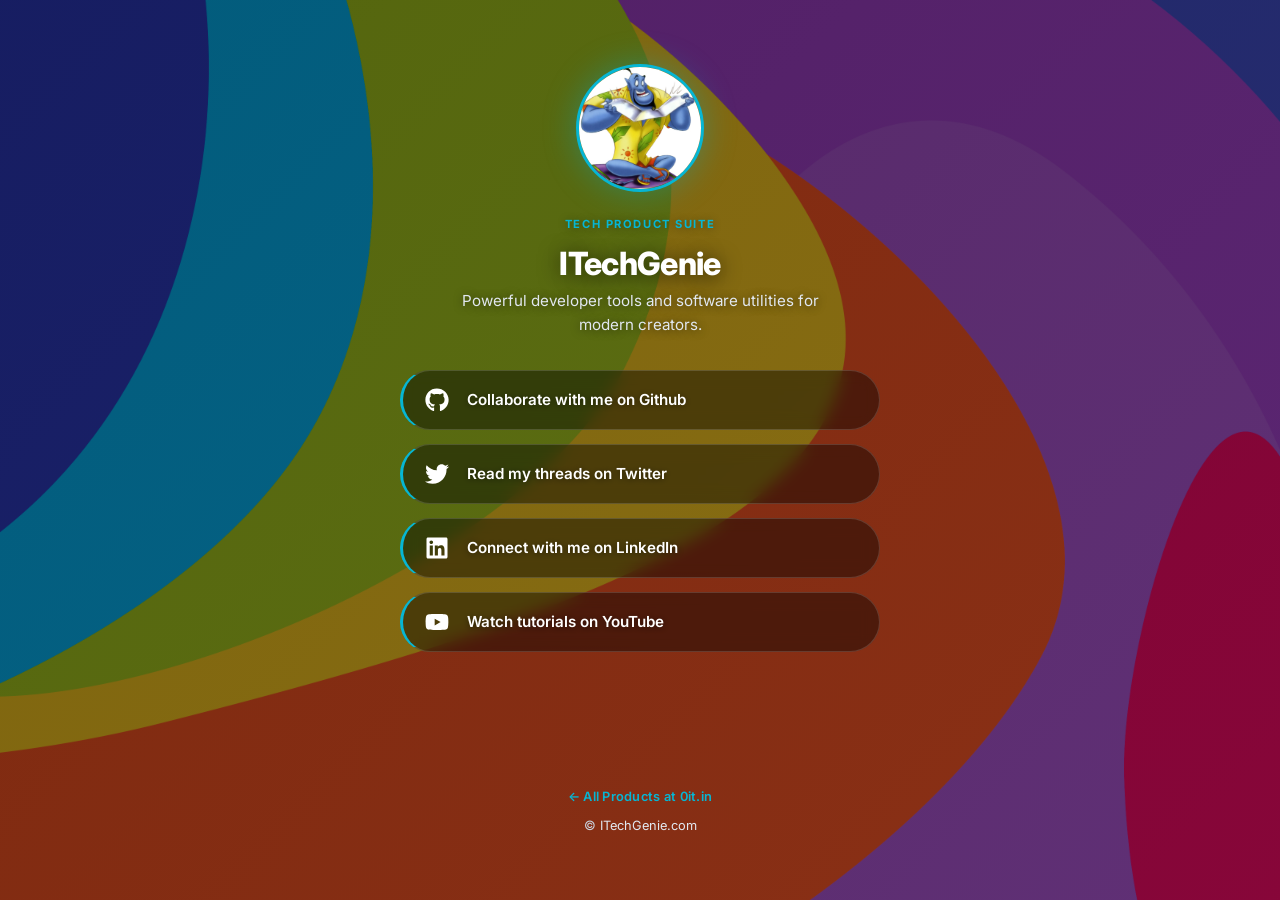
<file: itechgenie/index.html>
<!DOCTYPE html>
<html lang="en">
<head>
  <meta charset="UTF-8">
  <meta http-equiv="X-UA-Compatible" content="IE=edge">
  <meta name="viewport" content="width=device-width, initial-scale=1.0">
  <meta name="description" content="Technology solutions, guides, and developer tools.">
  <title>ITechGenie — 0it.in</title>
  <!-- Favicon -->
  <link rel="shortcut icon" href="https://itechgenie.com/wp-content/uploads/gwpf_icon/favicon.ico">
  <link rel="apple-touch-icon" href="https://itechgenie.com/wp-content/uploads/gwpf_icon/favicon.ico">
  <!-- Stylesheet -->
  <link rel="stylesheet" href="../assets/style.css">
  <script type="text/javascript">

    // JavaScript method to perform the redirect
    function redirectToLink(link) {
      // Perform any necessary logic before redirecting
      console.log("Redirecting to: " + link);

      try {
        newrelic.addPageAction("LinkClicks", { link: link });
      } catch (e) {
        console.error(e);
      }

      var newTab = window.open(link, '_blank'); // Open the link in a new tab
      newTab.focus(); // Focus on the new tab
    }


    !function () { "use strict"; !function (e, t) { var n = e.amplitude || { _q: [], _iq: {} }; if (n.invoked) e.console && console.error && console.error("Amplitude snippet has been loaded."); else { var r = function (e, t) { e.prototype[t] = function () { return this._q.push({ name: t, args: Array.prototype.slice.call(arguments, 0) }), this } }, s = function (e, t, n) { return function (r) { e._q.push({ name: t, args: Array.prototype.slice.call(n, 0), resolve: r }) } }, o = function (e, t, n) { e[t] = function () { if (n) return { promise: new Promise(s(e, t, Array.prototype.slice.call(arguments))) } } }, i = function (e) { for (var t = 0; t < y.length; t++)o(e, y[t], !1); for (var n = 0; n < g.length; n++)o(e, g[n], !0) }; n.invoked = !0; var a = t.createElement("script"); a.type = "text/javascript", a.integrity = "sha384-TPZhteUkZj8CAyBx+GZZytBdkuKnhKsSKcCoVCq0QSteWf/Kw5Kb9oVFUROLE1l3", a.crossOrigin = "anonymous", a.async = !0, a.src = "https://cdn.amplitude.com/libs/analytics-browser-1.9.1-min.js.gz", a.onload = function () { e.amplitude.runQueuedFunctions || console.log("[Amplitude] Error: could not load SDK") }; var c = t.getElementsByTagName("script")[0]; c.parentNode.insertBefore(a, c); for (var u = function () { return this._q = [], this }, l = ["add", "append", "clearAll", "prepend", "set", "setOnce", "unset", "preInsert", "postInsert", "remove", "getUserProperties"], p = 0; p < l.length; p++)r(u, l[p]); n.Identify = u; for (var d = function () { return this._q = [], this }, f = ["getEventProperties", "setProductId", "setQuantity", "setPrice", "setRevenue", "setRevenueType", "setEventProperties"], v = 0; v < f.length; v++)r(d, f[v]); n.Revenue = d; var y = ["getDeviceId", "setDeviceId", "getSessionId", "setSessionId", "getUserId", "setUserId", "setOptOut", "setTransport", "reset"], g = ["init", "add", "remove", "track", "logEvent", "identify", "groupIdentify", "setGroup", "revenue", "flush"]; i(n), n.createInstance = function (e) { return n._iq[e] = { _q: [] }, i(n._iq[e]), n._iq[e] }, e.amplitude = n } }(window, document) }();
    amplitude.init("d2d24f0a9dc5ae48b38d1d381b5eb03b");

 
    ;window.NREUM||(NREUM={});NREUM.init={browser_consent_mode:{enabled:false},privacy:{cookies_enabled:true},distributed_tracing:{enabled:true},performance:{capture_measures:true},ajax:{deny_list:["bam.eu01.nr-data.net"],capture_payloads:'none'}};

    ;NREUM.loader_config={accountID:"2832717",trustKey:"2832717",agentID:"538569623",licenseKey:"NRJS-64d8b51a63b45aafdb9",applicationID:"538569623"};
    ;NREUM.info={beacon:"bam.eu01.nr-data.net",errorBeacon:"bam.eu01.nr-data.net",licenseKey:"NRJS-64d8b51a63b45aafdb9",applicationID:"538569623",sa:1};
    ;/*! For license information please see nr-loader-spa-1.320.0.min.js.LICENSE.txt */
    (()=>{var e={8122(e,t,r){"use strict";r.d(t,{a:()=>s});var n=r(944);function s(e,t){try{if(!e||"object"!=typeof e)return(0,n.R)(3);if(!t||"object"!=typeof t)return(0,n.R)(4);const r=Object.create(Object.getPrototypeOf(t),Object.getOwnPropertyDescriptors(t)),i=0===Object.keys(r).length?e:r;for(let a in i)if(void 0!==e[a])try{if(null===e[a]){r[a]=null;continue}Array.isArray(e[a])&&Array.isArray(t[a])?r[a]=Array.from(new Set([...e[a],...t[a]])):e[a]instanceof Map||e[a]instanceof Set||e[a]instanceof Date||e[a]instanceof RegExp?r[a]=e[a]:"object"==typeof e[a]&&null!==t[a]&&"object"==typeof t[a]?r[a]=s(e[a],t[a]):r[a]=e[a]}catch(e){r[a]||(0,n.R)(1,e)}return r}catch(e){(0,n.R)(2,e)}}},2555(e,t,r){"use strict";r.d(t,{f:()=>a});var n=r(384),s=r(8122);const i={beacon:n.NT.beacon,errorBeacon:n.NT.errorBeacon,licenseKey:void 0,applicationID:void 0,sa:void 0,queueTime:void 0,applicationTime:void 0,ttGuid:void 0,user:void 0,account:void 0,product:void 0,extra:void 0,jsAttributes:{},userAttributes:void 0,atts:void 0,transactionName:void 0,tNamePlain:void 0};function a(e){try{return!!e.licenseKey&&!!e.errorBeacon&&!!e.applicationID}catch(e){return!1}}r.d(t,["D",0,e=>(0,s.a)(e,i)])},7699(e,t,r){"use strict";var n=r(860);const s={[n.K7.logging]:!0,[n.K7.genericEvents]:!0,[n.K7.jserrors]:!0,[n.K7.ajax]:!0};r.d(t,["It",0,1e6,"KC",0,s,"qh",0,"SESSION_ERROR"])},9324(e,t,r){"use strict";r.d(t,["A",0,"@newrelic/rrweb","x",0,"1.320.0"])},981(e,t,r){"use strict";r.d(t,["R",0,{AJAX:"AjaxRequest",PA:"PageAction",UA:"UserAction",BP:"BrowserPerformance",WS:"WebSocket",SPV:"SecurityPolicyViolation",JSE:"JavaScriptError",LOG:"Log",PVE:"PageView",PVT:"PageViewTiming",SR:"SessionReplay",ST:"SessionTrace",BI:"BrowserInteraction"}])},9752(e,t,r){"use strict";const n="newrelic-iframe-",s=n+"timing-update",i=n+"api",a=n+"api-response",o=n+"vitals-update",c=n+"ajax";r.d(t,["$8",0,o,"Gi",0,a,"KU",0,c,"Pl",0,n,"cS",0,i,"cr",0,s])},6154(e,t,r){"use strict";var n=r(1863);const s="undefined"!=typeof window&&!!window.document,i="undefined"!=typeof WorkerGlobalScope&&("undefined"!=typeof self&&self instanceof WorkerGlobalScope&&self.navigator instanceof WorkerNavigator||"undefined"!=typeof globalThis&&globalThis instanceof WorkerGlobalScope&&globalThis.navigator instanceof WorkerNavigator),a=s?window:"undefined"!=typeof WorkerGlobalScope&&("undefined"!=typeof self&&self instanceof WorkerGlobalScope&&self||"undefined"!=typeof globalThis&&globalThis instanceof WorkerGlobalScope&&globalThis),o=Boolean("hidden"===a?.document?.visibilityState),c=""+a?.location,d=/iPad|iPhone|iPod/.test(a.navigator?.userAgent),u=d&&"undefined"==typeof SharedWorker,l=(()=>{const e=a.navigator?.userAgent?.match(/Firefox[/\s](\d+\.\d+)/);return Array.isArray(e)&&e.length>=2?+e[1]:0})(),f=Date.now()-(0,n.t)();r.d(t,["OF",0,d,"RI",0,s,"WN",0,f,"bv",0,i,"gm",0,a,"lR",0,l,"m",0,c,"mw",0,o,"sb",0,u,"zk",0,()=>{const e=a?.performance?.getEntriesByType?.("navigation")?.[0];if(e&&e.responseStart>0&&e.responseStart<a.performance.now())return e}])},7295(e,t,r){"use strict";r.d(t,{Xv:()=>a,gX:()=>s,iW:()=>i});var n=[];function s(e){if(!e||i(e))return!1;if(0===n.length)return!0;if("*"===n[0].hostname)return!1;for(var t=0;t<n.length;t++){var r=n[t];if(r.hostname.test(e.hostname)&&r.pathname.test(e.pathname))return!1}return!0}function i(e){return void 0===e.hostname}function a(e){if(n=[],e&&e.length)for(var t=0;t<e.length;t++){let r=e[t];if(!r)continue;if("*"===r)return void(n=[{hostname:"*"}]);0===r.indexOf("http://")?r=r.substring(7):0===r.indexOf("https://")&&(r=r.substring(8));const s=r.indexOf("/");let i,a;s>0?(i=r.substring(0,s),a=r.substring(s)):(i=r,a="*");let[c]=i.split(":");n.push({hostname:o(c),pathname:o(a,!0)})}}function o(e,t=!1){const r=e.replace(/[.+?^${}()|[\]\\]/g,e=>"\\"+e).replace(/\*/g,".*?");return new RegExp((t?"^":"")+r+"$")}},3241(e,t,r){"use strict";r.d(t,{W:()=>s});var n=r(6154);function s(e={}){try{n.gm.dispatchEvent(new CustomEvent("newrelic",{detail:e}))}catch(e){}}},1687(e,t,r){"use strict";r.d(t,{Ak:()=>o,Ze:()=>d,x3:()=>c});var n=r(3241),s=r(3606),i=r(860),a=r(2646);function o(e,t){if(!e)return;const r={staged:!1,priority:i.P3[t]||0};e.runtime.drainRegistry.get(t)||e.runtime.drainRegistry.set(t,r)}function c(e,t){if(!e)return;const r=e.runtime.drainRegistry;r&&(r.get(t)&&r.delete(t),l(e,t,!1),r.size&&u(e))}function d(e,t="feature",r=!1){if(e){if(!e.runtime.drainRegistry.get(t)||r)return l(e,t);e.runtime.drainRegistry.get(t).staged=!0,u(e)}}function u(e){if(!e)return;const t=Array.from(e.runtime.drainRegistry);t.every(([e,t])=>t.staged)&&(t.sort((e,t)=>e[1].priority-t[1].priority),t.forEach(([t])=>{e.runtime.drainRegistry.delete(t),l(e,t)}))}function l(e,t,r=!0){if(!e)return;const i=e.ee,o=s.i.handlers;if(i&&!i.aborted&&i.backlog&&o){if((0,n.W)({type:"lifecycle",name:"drain",feature:t}),r){const e=i.backlog[t],r=o[t];if(r){for(let t=0;e&&t<e.length;++t)f(e[t],r);Object.entries(r).forEach(([e,t])=>{Object.values(t||{}).forEach(t=>{t[0]?.on&&t[0].context()instanceof a.y&&!t[0].listeners(e).includes(t[1])&&t[0].on(e,t[1])})})}}i.isolatedBacklog||delete o[t],i.backlog[t]=null,i.emit("drain-"+t,[])}}function f(e,t){var r=e[1];Object.values(t[r]||{}).forEach(t=>{var r=e[0];if(t[0]===r){var n=t[1],s=e[3],i=e[2];n.apply(s,i)}})}},7836(e,t,r){"use strict";var n=r(384),s=r(8990),i=r(2646),a=r(5607);const o="nr@context:".concat(a.W),c=function e(t,r){var n={},a={},u={},l=!1;try{l=16===r.length&&d.initializedAgents?.[r]?.runtime.isolatedBacklog}catch(e){}var f={on:p,addEventListener:p,removeEventListener:function(e,t){var r=n[e];if(!r)return;for(var s=0;s<r.length;s++)r[s]===t&&r.splice(s,1)},emit:function(e,r,n,s,i){!1!==i&&(i=!0);if(c.aborted&&!s)return;t&&i&&t.emit(e,r,n);var o=h(n);g(e).forEach(e=>{e.apply(o,r)});var d=v()[a[e]];d&&d.push([f,e,r,o]);return o},get:m,listeners:g,context:h,buffer:function(e,t){const r=v();if(t=t||"feature",f.aborted)return;Object.entries(e||{}).forEach(([e,n])=>{a[n]=t,t in r||(r[t]=[])})},abort:function(){f._aborted=!0,Object.keys(f.backlog).forEach(e=>{delete f.backlog[e]})},isBuffering:function(e){return!!v()[a[e]]},debugId:r,backlog:l?{}:t&&"object"==typeof t.backlog?t.backlog:{},isolatedBacklog:l};return Object.defineProperty(f,"aborted",{get:()=>{let e=f._aborted||!1;return e||(t&&(e=t.aborted),e)}}),f;function h(e){return e&&e instanceof i.y?e:e?(0,s.I)(e,o,()=>new i.y(o)):new i.y(o)}function p(e,t){n[e]=g(e).concat(t)}function g(e){return n[e]||[]}function m(t){return u[t]=u[t]||e(f,t)}function v(){return f.backlog}}(void 0,"globalEE"),d=(0,n.Zm)();d.ee||(d.ee=c),r.d(t,["P",0,o,"ee",0,c])},2646(e,t,r){"use strict";r.d(t,{y:()=>n});class n{constructor(e){this.contextId=e}}},9908(e,t,r){"use strict";r.d(t,{d:()=>n,p:()=>s});var n=r(7836).ee.get("handle");function s(e,t,r,s,i){i?(i.buffer([e],s),i.emit(e,t,r)):(n.buffer([e],s),n.emit(e,t,r))}},3606(e,t,r){"use strict";r.d(t,{i:()=>i});var n=r(9908);i.on=a;var s=i.handlers={};function i(e,t,r,i){a(i||n.d,s,e,t,r)}function a(e,t,r,s,i){i||(i="feature"),e||(e=n.d);var a=t[i]=t[i]||{};(a[r]=a[r]||[]).push([e,s])}},3878(e,t,r){"use strict";function n(e,t){return{capture:e,passive:!1,signal:t}}function s(e,t,r=!1,s){window.addEventListener(e,t,n(r,s))}function i(e,t,r=!1,s){document.addEventListener(e,t,n(r,s))}r.d(t,{DD:()=>i,jT:()=>n,sp:()=>s})},5607(e,t,r){"use strict";const n=(0,r(9566).bz)();r.d(t,["W",0,n])},9566(e,t,r){"use strict";r.d(t,{LA:()=>a,ZF:()=>o,bz:()=>i,el:()=>c});var n=r(6154);function s(e,t){return e?15&e[t]:16*Math.random()|0}function i(){const e=n.gm?.crypto||n.gm?.msCrypto;let t,r=0;return e&&e.getRandomValues&&(t=e.getRandomValues(new Uint8Array(30))),"xxxxxxxx-xxxx-4xxx-yxxx-xxxxxxxxxxxx".split("").map(e=>"x"===e?s(t,r++).toString(16):"y"===e?(3&s()|8).toString(16):e).join("")}function a(e){const t=n.gm?.crypto||n.gm?.msCrypto;let r,i=0;t&&t.getRandomValues&&(r=t.getRandomValues(new Uint8Array(e)));const a=[];for(var o=0;o<e;o++)a.push(s(r,i++).toString(16));return a.join("")}function o(){return a(16)}function c(){return a(32)}},2614(e,t,r){"use strict";r.d(t,["BB",0,18e5,"Wt",0,"NRBA_SESSION::","g",0,{OFF:0,FULL:1,ERROR:2},"iL",0,{SAME_TAB:"same-tab",CROSS_TAB:"cross-tab"},"tS",0,{STARTED:"session-started",PAUSE:"session-pause",RESET:"session-reset",RESUME:"session-resume",UPDATE:"session-update"},"wk",0,144e5])},733(e,t,r){"use strict";function n(e,t){return function(e){let t=2166136261;for(let r=0;r<e.length;r++)t^=e.charCodeAt(r),t=Math.imul(t,16777619);return(t>>>0).toString(16).padStart(8,"0")}("".concat(String(e),":").concat(String(t)))}r.d(t,{Y:()=>n})},1863(e,t,r){"use strict";function n(){return Math.floor(performance.now())}r.d(t,{t:()=>n})},9119(e,t,r){"use strict";r.d(t,{L:()=>i});var n=/([^?#]*)[^#]*(#[^?]*|$).*/,s=/([^?#]*)().*/;function i(e,t){return e?e.replace(t?n:s,"$1$2"):e}},7485(e,t,r){"use strict";r.d(t,{D:()=>s});var n=r(6154);function s(e){if(0===(e||"").indexOf("data:"))return{protocol:"data"};try{const t=new URL(e,location.href),r={port:t.port,hostname:t.hostname,pathname:t.pathname,search:t.search,protocol:t.protocol.slice(0,t.protocol.indexOf(":")),sameOrigin:t.protocol===n.gm?.location?.protocol&&t.host===n.gm?.location?.host};return r.port&&""!==r.port||("http:"===t.protocol&&(r.port="80"),"https:"===t.protocol&&(r.port="443")),r.pathname&&""!==r.pathname?r.pathname.startsWith("/")||(r.pathname="/".concat(r.pathname)):r.pathname="/",r}catch(e){return{}}}},7866(e,t,r){"use strict";r.d(t,["Nc",0,/^\s*at Function code \(Function code:\d+:\d+\)\s*/i,"cn",0,/^\s*(?:([^@]*)(?:\(.*?\))?@)?((?:file|http|https|chrome|safari-extension).*?):(\d+)(?::(\d+))?\s*$/i,"fL",0,/^\s*at .+ \(eval at \S+ \((?:(?:file|http|https):[^)]+)?\)(?:, [^:]*:\d+:\d+)?\)$/i,"h3",0,/function (.+?)\s*\(/,"hB",0,/^\s*at (?:((?:\[object object\])?(?:[^(]*\([^)]*\))*[^()]*(?: \[as \S+\])?) )?\(?((?:file|http|https|chrome-extension):.*?)?:(\d+)(?::(\d+))?\)?\s*$/i])},944(e,t,r){"use strict";r.d(t,{R:()=>s});var n=r(3241);function s(e,t){"function"==typeof console.debug&&(console.debug("New Relic Warning: https://github.com/newrelic/newrelic-browser-agent/blob/main/docs/warning-codes.md#".concat(e),t),(0,n.W)({drained:null,type:"data",name:"warn",feature:"warn",data:{code:e,secondary:t}}))}},8990(e,t,r){"use strict";r.d(t,{I:()=>s});var n=Object.prototype.hasOwnProperty;function s(e,t,r){if(n.call(e,t))return e[t];var s=r();if(Object.defineProperty&&Object.keys)try{return Object.defineProperty(e,t,{value:s,writable:!0,enumerable:!1}),s}catch(e){}return e[t]=s,s}},6389(e,t,r){"use strict";function n(e,t=500,r={}){const n=r?.leading||!1;let s;return(...r)=>{n&&void 0===s&&(e.apply(this,r),s=setTimeout(()=>{s=clearTimeout(s)},t)),n||(clearTimeout(s),s=setTimeout(()=>{e.apply(this,r)},t))}}function s(e){let t=!1;return(...r)=>{t||(t=!0,e.apply(this,r))}}r.d(t,{J:()=>s,s:()=>n})},1910(e,t,r){"use strict";r.d(t,{i:()=>i});var n=r(944);const s=new Map;function i(...e){return e.every(e=>{if(s.has(e))return s.get(e);const t="function"==typeof e?e.toString():"",r=t.includes("[native code]"),i=t.includes("nrWrapper");return r||i||(0,n.R)(64,e?.name||t),s.set(e,r),r})}},3304(e,t,r){"use strict";r.d(t,{A:()=>s});var n=r(7836);function s(e){try{return JSON.stringify(e,(()=>{const e=new WeakSet;return(t,r)=>{if("object"==typeof r&&null!==r){if(e.has(r))return;e.add(r)}return r}})())??""}catch(e){try{n.ee.emit("internal-error",[e])}catch(e){}return""}}},5718(e,t,r){"use strict";r.d(t,{AZ:()=>m,Qr:()=>E,QL:()=>v});var n=r(6154),s=r(1863),i=r(9119),a=r(7866);class o{dom=new c;performance=new c;constructor(e){this.url=e,this.claimedBy=new Set}get script(){const e=Math.max(this.dom.start,this.performance.end);return{start:e,end:Math.max(this.dom.end,this.performance.end,e)}}}class c{start=0;end=0;value=void 0}function d(e=()=>{},t){return{get:()=>void 0!==t?t:e(),set:e=>{t=e}}}let u;try{u=m(v())[0]}catch(e){u=m(e)[0]}const l=e=>"script"===e.initiatorType||["link","fetch"].includes(e.initiatorType)&&(0,i.L)(e.name).endsWith(".js"),f=new Map;let h=[];function p(e){return f.get(e)}function g(e){const t=p(e);if(t)return t;const r=new o(e);if(f.set(e,r),f.size>1e3){const e=f.keys().next().value;f.delete(e)}return r}if(n.gm.MutationObserver&&n.gm.document){new MutationObserver(e=>{e.forEach(e=>{e.addedNodes.forEach(e=>{if("SCRIPT"===e.nodeName&&e.src){const t=g((0,i.L)(e.src));t.dom.start=(0,s.t)(),t.dom.value=e;const r=()=>{t.dom.end=(0,s.t)()};["load","error"].forEach(t=>e.addEventListener(t,r,{once:!0}))}})})}).observe(n.gm.document,{childList:!0,subtree:!0})}if(n.gm.PerformanceObserver?.supportedEntryTypes.includes("resource")){new PerformanceObserver(e=>{e.getEntries().filter(l).forEach(e=>{const t=g((0,i.L)(e.name));t.performance.start=Math.floor(e.startTime),t.performance.end=Math.floor(e.responseEnd),t.performance.value=e;const r=[];h.forEach(({test:t,addedAt:n},i)=>{(t(e)||(0,s.t)()-n>1e4)&&r.push(i)}),h=h.filter((e,t)=>!r.includes(t))})}).observe({type:"resource",buffered:!0})}function m(e){if(!e||"string"!=typeof e)return[];const t=new Set,r=e.split("\n");for(const e of r){const r=e.match(a.cn)||e.match(a.hB)||e.match(a.fL);if(r&&r[2])t.add((0,i.L)(r[2]));else{const r=e.match(/\(([^)]+\.js):\d+:\d+\)/)||e.match(/^\s+at\s+([^\s(]+\.js):\d+:\d+/);r&&r[1]&&t.add((0,i.L)(r[1]))}}return[...t]}function v(){let e;try{const t=Error.stackTraceLimit;Error.stackTraceLimit=50,e=(new Error).stack,Error.stackTraceLimit=t}catch(t){e=(new Error).stack}return e}function y(e,t){return(0,i.L)(e.name)===t}function b(e,t){e.fetchStart=Math.floor(t.startTime),e.fetchEnd=Math.floor(t.responseEnd),e.asset=t.name,e.type=t.initiatorType}function E(e){const t=e?.id,r={registeredAt:(0,s.t)(),reportedAt:void 0,fetchStart:0,fetchEnd:0,scriptStart:0,scriptEnd:0,asset:void 0,type:"unknown"},a=v();if(!a)return r;const o=n.gm.performance?.getEntriesByType("navigation")?.[0]?.name||"";try{const e=m(a),c=(e.length>1?e.filter(e=>u!==e):e)[0];if(!c)return r;if(o.includes(c))return r.asset=(0,i.L)(o),r.type="inline",r;r.correlation=p(c);const l=r.correlation?.performance.value||n.gm.performance?.getEntriesByType("resource")?.find(e=>y(e,c));if(l)b(r,l);else{(function(e){if(!e||!n.gm.document)return!1;try{const t=n.gm.document.querySelectorAll('link[rel="preload"][as="script"]');for(const r of t)if((0,i.L)(r.href)===e)return!0}catch(e){}return!1})(c)&&(r.asset=c,r.type="preload"),function(e,t){n.gm.PerformanceObserver?.supportedEntryTypes?.includes("resource")&&h.push({addedAt:(0,s.t)(),test:r=>!!y(r,t)&&(b(e,r),!0)})}(r,c)}const f=r.correlation,g=!!t&&!!f?.claimedBy.has(t);f&&t&&f.claimedBy.add(t);const v=()=>{const e=f?.script.start;if(!g||!e)return!1;return r.registeredAt-e>1e4};Object.defineProperty(r,"scriptStart",d(()=>v()?r.registeredAt:f?.script.start??r.fetchEnd)),Object.defineProperty(r,"scriptEnd",d(()=>v()?r.registeredAt:f?.script.end??r.registeredAt))}catch(e){}return r}},5732(e,t,r){"use strict";r.d(t,{$5:()=>u,B5:()=>d,Ms:()=>i,NG:()=>s,Ux:()=>o,YA:()=>c,yx:()=>a});var n=r(5718);function s(e,t){if(!f(e,t))return;const r=t.runtime.registeredEntities;return r?.find(t=>t.metadata.target.iframeInterfaceId===e)}function i(e,t){if(!f(e,t))return[];const r=t.runtime.registeredEntities;return r?.filter(t=>String(t.metadata.target.id)===String(e)).map(e=>e.metadata.target)||[]}function a(e,t){if(!f(e,t))return[];const r=t.runtime.registeredEntities,n=r?.filter(t=>t.metadata.timings?.asset?.endsWith(e));return function(e){if(!e?.length)return e||[];const t=new Map,r=[];for(const n of e){const e=n.metadata?.timings?.asset;if(!e){r.push(n);continue}const s="".concat(e,"::").concat(n.metadata?.target?.id),i=t.get(s);if(i){if(i.metadata.target?.blocked&&!n.metadata.target?.blocked){const e=r.indexOf(i);-1!==e&&(r[e]=n),t.set(s,n)}}else t.set(s,n),r.push(n)}return r}(n).map(e=>e.metadata.target)}function o(e,t){if(!l(t))return{};const r=t.agentRef.runtime.appMetadata.agents[0].entityGuid;return e?e.attributes:{"entity.guid":r,appId:t.agentRef.info.applicationID}}function c(e,t){return d(e,t)?{"child.id":e.id,"child.type":e.type,...o(void 0,t)}:{}}function d(e,t){return!!e&&!!l(t)&&t.agentRef.init.api.register.duplicate_data_to_container}function u(e){if(!f(!0,e)||!e?.runtime?.registeredEntities?.length)return[void 0];const t=[];try{var r=(0,n.AZ)((0,n.QL)());let s=r.length-1;for(;r[s];)t.push(...a(r[s--],e))}catch(e){}const s=function(e){const t=new Set,r=[];for(const n of e){const e=n?.instance;t.has(e)||(t.add(e),r.push(n))}return r}(t);return s.length||s.push(void 0),s}function l(e){return 2===e?.harvestEndpointVersion}function f(e,t){return!!e&&!!t?.init.api.register.enabled}r.d(t,["fQ",0,{MFE:"MFE",BA:"BA"}])},5289(e,t,r){"use strict";r.d(t,{GG:()=>a,Qr:()=>c,sB:()=>o});var n=r(3878),s=r(6389);function i(){return"undefined"==typeof document||"complete"===document.readyState}function a(e,t){if(i())return e();const r=(0,s.J)(e),a=setInterval(()=>{i()&&(clearInterval(a),r())},500);(0,n.sp)("load",r,t)}function o(e){if(i())return e();(0,n.DD)("DOMContentLoaded",e)}function c(e){if(i())return e();(0,n.sp)("popstate",e)}},384(e,t,r){"use strict";r.d(t,{Zm:()=>c,bQ:()=>u,dV:()=>d,pV:()=>l});var n=r(6154),s=r(1863),i=r(944),a=r(1910);const o={beacon:"bam.nr-data.net",errorBeacon:"bam.nr-data.net"};function c(){return n.gm.NREUM||(n.gm.NREUM={}),void 0===n.gm.newrelic&&(n.gm.newrelic=n.gm.NREUM),n.gm.NREUM}function d(){let e=c();return e.o||(e.o={ST:n.gm.setTimeout,SI:n.gm.setImmediate||n.gm.setInterval,CT:n.gm.clearTimeout,XHR:n.gm.XMLHttpRequest,REQ:n.gm.Request,EV:n.gm.Event,PR:n.gm.Promise,MO:n.gm.MutationObserver,FETCH:n.gm.fetch,WS:n.gm.WebSocket},(0,a.i)(...Object.values(e.o))),e}function u(e,t){let r=c();r.initializedAgents??={},t.initializedAt={ms:(0,s.t)(),date:new Date},r.initializedAgents[e]=t,2===Object.keys(r.initializedAgents).length&&(0,i.R)(69)}function l(){return function(){let e=c();const t=e.info||{};e.info={beacon:o.beacon,errorBeacon:o.errorBeacon,...t}}(),function(){let e=c();const t=e.init||{};e.init={...t}}(),d(),function(){let e=c();const t=e.loader_config||{};e.loader_config={...t}}(),c()}r.d(t,["NT",0,o])},2843(e,t,r){"use strict";r.d(t,{G:()=>i,u:()=>s});var n=r(3878);function s(e,t=!1,r,s){(0,n.DD)("visibilitychange",function(){if(t)return void("hidden"===document.visibilityState&&e());e(document.visibilityState)},r,s)}function i(e,t,r){(0,n.sp)("pagehide",e,t,r)}},8139(e,t,r){"use strict";r.d(t,{u:()=>f});var n=r(7836),s=r(3434),i=r(8990),a=r(6154);const o={},c=a.gm.XMLHttpRequest,d="addEventListener",u="removeEventListener",l="nr@wrapped:".concat(n.P);function f(e){var t=function(e){return(e||n.ee).get("events")}(e);if(o[t.debugId]++)return t;o[t.debugId]=1;var r=(0,s.YM)(t,!0);function f(e){r.inPlace(e,[d,u],"-",p)}function p(e,t){return e[1]}return"getPrototypeOf"in Object&&(a.RI&&h(document,f),c&&h(c.prototype,f),h(a.gm,f)),t.on(d+"-start",function(e,t){var n=e[1];if(null!==n&&("function"==typeof n||"object"==typeof n)&&"newrelic"!==e[0]){var s=(0,i.I)(n,l,function(){var e={object:function(){if("function"!=typeof n.handleEvent)return;return n.handleEvent.apply(n,arguments)},function:n}[typeof n];return e?r(e,"fn-",null,e.name||"anonymous"):n});this.wrapped=e[1]=s}}),t.on(u+"-start",function(e){e[1]=this.wrapped||e[1]}),t}function h(e,t,...r){let n=e;for(;"object"==typeof n&&!Object.prototype.hasOwnProperty.call(n,d);)n=Object.getPrototypeOf(n);n&&t(n,...r)}},3434(e,t,r){"use strict";r.d(t,{YM:()=>d});var n=r(7836),s=r(5607),i=r(5732);const a="nr@original:".concat(s.W);var o=Object.prototype.hasOwnProperty,c=!1;function d(e,t,r){return e||(e=n.ee),s.inPlace=function(e,t,r,n,i,a){r||(r="");const o="-"===r.charAt(0);for(let c=0;c<t.length;c++){const d=t[c],u=e[d];l(u)||(e[d]=s(u,o?d+r:r,n,d,i,a))}},s.flag=a,s;function s(t,n,s,c,f,h){return l(t)?t:(n||(n=""),nrWrapper[a]=t,function(e,t,r){if(Object.defineProperty&&Object.keys)try{return Object.keys(e).forEach(function(r){Object.defineProperty(t,r,{get:function(){return e[r]},set:function(t){return e[r]=t,t}})}),t}catch(e){u([e],r)}for(var n in e)o.call(e,n)&&(t[n]=e[n])}(t,nrWrapper,e),nrWrapper);function nrWrapper(){var a,o,l,p;let g,m;try{o=this,a=[...arguments],m=h?(0,i.$5)(r):[void 0],l="function"==typeof s?s(a,o):s||{}}catch(t){u([t,"",[a,o,c],l],e)}d(n+"start",[a,o,c,m],l,f);const v=performance.now();let y;try{return p=t.apply(o,a),y=performance.now(),p}catch(e){throw y=performance.now(),d(n+"err",[a,o,e,m],l,f),g=e,g}finally{const e=y-v,t={start:v,end:y,duration:e,isLongTask:e>=50,methodName:c,thrownError:g};t.isLongTask&&d("long-task",[t,o,m],l,f),d(n+"end",[a,o,p,m],l,f)}}}function d(r,n,s,i){if(!c||t){var a=c;c=!0;try{e.emit(r,n,s,t,i)}catch(t){u([t,r,n,s],e)}c=a}}}function u(e,t){t||(t=n.ee);try{t.emit("internal-error",e)}catch(e){}}function l(e){return!(e&&"function"==typeof e&&e.apply&&!e[a])}r.d(t,["Jt",0,a])},9300(e,t,r){"use strict";const n=r(860).K7.ajax;r.d(t,["TZ",0,n,"f5",0,"ajaxRequest.id","mo",0,{NONE:"none",FAILURES:"failures",ALL:"all"}])},3333(e,t,r){"use strict";var n=r(981);const s=r(860).K7.genericEvents,i=[n.R.PA,n.R.UA,n.R.BP];r.d(t,["$v",0,{RESOURCES:"experimental.resources",REGISTER:"register"},"TZ",0,s,"Zp",0,["auxclick","click","copy","keydown","paste","scrollend"],"kd",0,i,"qN",0,["focus","blur"]])},6774(e,t,r){"use strict";const n=r(860).K7.jserrors;r.d(t,["T",0,n])},993(e,t,r){"use strict";const n=r(860).K7.logging;r.d(t,["A$",0,{OFF:0,ERROR:1,WARN:2,INFO:3,DEBUG:4,TRACE:5},"TZ",0,n,"p_",0,{ERROR:"ERROR",WARN:"WARN",INFO:"INFO",DEBUG:"DEBUG",TRACE:"TRACE"}])},3785(e,t,r){"use strict";r.d(t,{R:()=>c,b:()=>d});var n=r(9908),s=r(1863),i=r(860),a=r(3969),o=r(993);function c(e,t,r={},c=o.p_.INFO,d=!0,u,l=(0,s.t)()){(0,n.p)(a.xV,["API/logging/".concat(c.toLowerCase(),"/called")],void 0,i.K7.metrics,e),(0,n.p)("log",[l,t,r,c,d,u],void 0,i.K7.logging,e)}function d(e){return"string"==typeof e&&Object.values(o.p_).some(t=>t===e.toUpperCase().trim())}},3969(e,t,r){"use strict";const n=r(860).K7.metrics;r.d(t,["TZ",0,n,"XG",0,"storeEventMetrics","xV",0,"storeSupportabilityMetrics"])},6630(e,t,r){"use strict";const n=r(860).K7.pageViewEvent;r.d(t,["T",0,n])},782(e,t,r){"use strict";const n=r(860).K7.pageViewTiming;r.d(t,["T",0,n])},6344(e,t,r){"use strict";var n=r(2614);const s=r(860).K7.sessionReplay,i={[n.g.ERROR]:15e3,[n.g.FULL]:3e5,[n.g.OFF]:0};r.d(t,["Qb",0,{API:"api",RESUME:"resume",SWITCH_TO_FULL:"switchToFull",INITIALIZE:"initialize",PRELOAD:"preload"},"TZ",0,s,"Vh",0,"errorDuringReplay","_s",0,{DomContentLoaded:0,Load:1,FullSnapshot:2,IncrementalSnapshot:3,Meta:4,Custom:5},"bc",0,{RESET:{message:"Session was reset",sm:"Reset"},IMPORT:{message:"Recorder failed to import",sm:"Import"},TOO_MANY:{message:"429: Too Many Requests",sm:"Too-Many"},TOO_BIG:{message:"Payload was too large",sm:"Too-Big"},CROSS_TAB:{message:"Session Entity was set to OFF on another tab",sm:"Cross-Tab"},ENTITLEMENTS:{message:"Session Replay is not allowed and will not be started",sm:"Entitlement"}},"yP",0,i])},5270(e,t,r){"use strict";r.d(t,{Aw:()=>a,SR:()=>i,rF:()=>o});var n=r(384),s=r(7767);function i(e){return!!(0,n.dV)().o.MO&&(0,s.V)(e)&&!0===e?.session_trace.enabled}function a(e){return!0===e?.session_replay.preload&&i(e)}function o(e,t){try{if("string"==typeof t?.type){if("password"===t.type.toLowerCase())return"*".repeat(e?.length||0);if(void 0!==t?.dataset?.nrUnmask||t?.classList?.contains("nr-unmask"))return e}}catch(e){}return"string"==typeof e?e.replace(/[\S]/g,"*"):"*".repeat(e?.length||0)}},3738(e,t,r){"use strict";const n=r(860).K7.sessionTrace,s="-start",i="-end",a="fn"+s,o="fn"+i;r.d(t,["He",0,"bstResource","Kp",0,i,"Lc",0,o,"Rz",0,"pushState","TZ",0,n,"bD",0,"resource","bc",0,{CROSS_TAB:{message:"Session Entity was set to OFF on another tab"},ENTITLEMENTS:{message:"Session Trace is not allowed and will not be started"},RESET:{message:"Session was reset"},SESSION_CHANGED:{message:"Session identifier changed unexpectedly"}},"d3",0,s,"uP",0,a])},3962(e,t,r){"use strict";const n=r(860).K7.softNav;r.d(t,["O2",0,{INITIAL_PAGE_LOAD:"",ROUTE_CHANGE:1,UNSPECIFIED:2},"OV",0,"popstate","Qu",0,{INTERACTION:1,AJAX:2,CUSTOM_END:3,CUSTOM_TRACER:4},"TZ",0,n,"ih",0,{IP:"in progress",PF:"pending finish",FIN:"finished",CAN:"cancelled"},"pP",0,"initialPageLoad","tC",0,["click","keydown","submit"]])},4234(e,t,r){"use strict";r.d(t,{W:()=>s});var n=r(1687);class s{constructor(e,t){this.agentRef=e,this.ee=e?.ee,this.featureName=t,this.blocked=!1}deregisterDrain(){(0,n.x3)(this.agentRef,this.featureName)}}},7767(e,t,r){"use strict";var n=r(6154);r.d(t,["V",0,e=>n.RI&&!0===e?.privacy.cookies_enabled])},8362(e,t,r){"use strict";r.d(t,{d:()=>i});var n=r(9566),s=r(1741);class i extends s.W{agentIdentifier=(0,n.LA)(16)}},1741(e,t,r){"use strict";r.d(t,{W:()=>i});var n=r(944),s=r(4261);class i{#e(e,...t){if(this[e]!==i.prototype[e])return this[e](...t);(0,n.R)(35,e)}addPageAction(e,t){return this.#e(s.hG,e,t)}register(e){return this.#e(s.eY,e)}recordCustomEvent(e,t){return this.#e(s.fF,e,t)}setPageViewName(e,t){return this.#e(s.Fw,e,t)}setCustomAttribute(e,t,r){return this.#e(s.cD,e,t,r)}noticeError(e,t){return this.#e(s.o5,e,t)}setUserId(e,t=!1){return this.#e(s.Dl,e,t)}setApplicationVersion(e){return this.#e(s.nb,e)}setErrorHandler(e){return this.#e(s.bt,e)}addRelease(e,t){return this.#e(s.k6,e,t)}log(e,t){return this.#e("log",e,t)}start(){return this.#e("start")}finished(e){return this.#e(s.BL,e)}recordReplay(){return this.#e(s.CH)}pauseReplay(){return this.#e(s.Tb)}addToTrace(e){return this.#e(s.U2,e)}setCurrentRouteName(e){return this.#e(s.PA,e)}interaction(e){return this.#e(s.dT,e)}wrapLogger(e,t,r){return this.#e(s.Wb,e,t,r)}measure(e,t){return this.#e(s.V1,e,t)}consent(e){return this.#e(s.Pv,e)}}},4261(e,t,r){"use strict";r.d(t,["BL",0,"finished","CH",0,"recordReplay","Dl",0,"setUserId","Fw",0,"setPageViewName","PA",0,"setCurrentRouteName","Pv",0,"consent","Tb",0,"pauseReplay","U2",0,"addToTrace","V1",0,"measure","Wb",0,"wrapLogger","bt",0,"setErrorHandler","cD",0,"setCustomAttribute","dT",0,"interaction","eY",0,"register","fF",0,"recordCustomEvent","hG",0,"addPageAction","hw",0,"api-ixn-","k6",0,"addRelease","nb",0,"setApplicationVersion","o5",0,"noticeError"])},1738(e,t,r){"use strict";r.d(t,{U:()=>l,Y:()=>u});var n=r(3241),s=r(9908),i=r(1863),a=r(944),o=r(3969),c=r(8362),d=r(860);function u(e,t,r,i){const u=i||r;!u||u[e]&&u[e]!==c.d.prototype[e]||(u[e]=function(){(0,s.p)(o.xV,["API/"+e+"/called"],void 0,d.K7.metrics,r.ee),(0,n.W)({drained:!!r.runtime?.activatedFeatures,type:"data",name:"api",feature:"api-"+e,data:{}});try{return t.apply(this,arguments)}catch(e){(0,a.R)(23,e)}})}function l(e,t,r,n,a){const o=e.info;null===r?delete o.jsAttributes[t]:o.jsAttributes[t]=r,(a||null===r)&&(0,s.p)("api-"+n,[(0,i.t)(),t,r],void 0,"session",e.ee)}},8374(e,t,r){r.nc=(()=>{try{return document?.currentScript?.nonce}catch(e){}return""})()},860(e,t,r){"use strict";const n="events",s="jserrors",i="browser/blobs",a="browser/logs",o={ajax:"ajax",genericEvents:"generic_events",jserrors:s,logging:"logging",metrics:"metrics",pageAction:"page_action",pageViewEvent:"page_view_event",pageViewTiming:"page_view_timing",sessionReplay:"session_replay",sessionTrace:"session_trace",softNav:"soft_navigations"},c={[o.pageViewEvent]:1,[o.pageViewTiming]:2,[o.metrics]:3,[o.jserrors]:4,[o.softNav]:5,[o.ajax]:6,[o.sessionTrace]:7,[o.sessionReplay]:8,[o.logging]:9,[o.genericEvents]:10},d={[o.pageViewEvent]:"rum",[o.pageViewTiming]:n,[o.ajax]:n,[o.softNav]:n,[o.metrics]:s,[o.jserrors]:s,[o.sessionTrace]:i,[o.sessionReplay]:i,[o.logging]:a,[o.genericEvents]:"ins"};r.d(t,["$J",0,d,"K7",0,o,"P3",0,c,"XX",0,s,"Yy",0,a,"df",0,i])}};const t={};function r(n){const s=t[n];if(void 0!==s)return s.exports;const i=t[n]={exports:{}};return e[n](i,i.exports,r),i.exports}r.m=e,r.d=(e,t)=>{if(Array.isArray(t))for(var n=0;n<t.length;){var s=t[n++],i=t[n++];r.o(e,s)?0===i&&n++:0===i?Object.defineProperty(e,s,{enumerable:!0,value:t[n++]}):Object.defineProperty(e,s,{enumerable:!0,get:i})}else for(var s in t)r.o(t,s)&&!r.o(e,s)&&Object.defineProperty(e,s,{enumerable:!0,get:t[s]})},r.f={},r.e=e=>Promise.all(Object.keys(r.f).reduce((t,n)=>(r.f[n](e,t),t),[])),r.u=e=>({212:"nr-spa-compressor",238:"nr-spa-iframe-message-handler",249:"nr-spa-recorder",478:"nr-spa"}[e]+"-1.320.0.min.js"),r.o=(e,t)=>Object.prototype.hasOwnProperty.call(e,t),(()=>{const e={},t="NRBA-1.320.0.PROD:";r.l=(n,s,i,a)=>{if(e[n])return void e[n].push(s);let o,c;if(void 0!==i){const e=document.getElementsByTagName("script");for(var d=0;d<e.length;d++){const r=e[d];if(r.getAttribute("src")==n||r.getAttribute("data-webpack")==t+i){o=r;break}}}if(!o){c=!0;var u={478:"sha512-ptWW4PpCZnBTIDhhRiGBt+293xNnolQo0m1Qi/t1Z22BYHA8sJuG7z8svwUyA2SkOzC8JSMqxK9Nw1EUOX9JfQ==",249:"sha512-qFikDjo9uUnND9Kqe+t4ZCHWIqREKhALU66Lho8f237ITJsOAKMEMLk0Ok1GEi/BQI9C6x+Zy9Mc0Uu5ynAkyw==",212:"sha512-xrFTS6icwYIkwpvTfypDYb/UToMmmvSFOrWBe5pORVfqBL4uAfm25DWVgmWraLk4eSTWiECVOVuTTZwEPvMzcw==",238:"sha512-Rve9kOApYyZ3KzhgYWObRhZhvZjG5ByN+5PaAXWJN5/bn8PyS6rodnmrH60xw5oGRbZRtm3Iat78cEtFZrx9fg=="};o=document.createElement("script"),o.charset="utf-8",r.nc&&o.setAttribute("nonce",r.nc),o.setAttribute("data-webpack",t+i),o.src=n,0!==o.src.indexOf(window.location.origin+"/")&&(o.crossOrigin="anonymous"),u[a]&&(o.integrity=u[a])}e[n]=[s];const l=(t,r)=>{o.onerror=o.onload=null,clearTimeout(f);const s=e[n];if(delete e[n],o.parentNode?.removeChild(o),s?.forEach(e=>e(r)),t)return t(r)},f=setTimeout(l.bind(null,void 0,{type:"timeout",target:o}),12e4);o.onerror=l.bind(null,o.onerror),o.onload=l.bind(null,o.onload),c&&document.head.appendChild(o)}})(),r.r=e=>{Symbol.toStringTag&&Object.defineProperty(e,Symbol.toStringTag,{value:"Module"}),Object.defineProperty(e,"__esModule",{value:!0})},r.p="https://js-agent.newrelic.com/",(()=>{const e={38:0,788:0};r.f.j=(t,n)=>{let s=r.o(e,t)?e[t]:void 0;if(0!==s)if(s)n.push(s[2]);else{const i=new Promise((r,n)=>s=e[t]=[r,n]);n.push(s[2]=i);const a=r.p+r.u(t),o=new Error,c=n=>{if(r.o(e,t)&&(s=e[t],0!==s&&(e[t]=void 0),s)){const e=n&&("load"===n.type?"missing":n.type),r=n&&n.target&&n.target.src;o.message="Loading chunk "+t+" failed: ("+e+": "+r+")",o.name="ChunkLoadError",o.type=e,o.request=r,s[1](o)}};r.l(a,c,"chunk-"+t,t)}};const t=(t,n)=>{let[s,i,a]=n;var o,c,d=0;if(s.some(t=>0!==e[t])){for(o in i)r.o(i,o)&&(r.m[o]=i[o]);if(a)a(r)}for(t&&t(n);d<s.length;d++)c=s[d],r.o(e,c)&&e[c]&&e[c][0](),e[c]=0},n=self["webpackChunk:NRBA-1.320.0.PROD"]=self["webpackChunk:NRBA-1.320.0.PROD"]||[];n.forEach(t.bind(null,0)),n.push=t.bind(null,n.push.bind(n))})(),(()=>{"use strict";r(8374);var e=r(8362),t=r(860);const n=Object.values(t.K7);var s=r(384),i=r(1741);var a=r(2555),o=r(3333),c=r(9300);const d=e=>{if(!e||"string"!=typeof e)return!1;try{document.createDocumentFragment().querySelector(e)}catch{return!1}return!0};var u=r(2614),l=r(944),f=r(8122);const h="[data-nr-mask]",p=e=>(0,f.a)(e,(()=>{const e={feature_flags:[],experimental:{register:!1,resources:!1,iframe_bridge:!1,iframe_domains:[]},mask_selector:"*",block_selector:"[data-nr-block]",mask_input_options:{color:!1,date:!1,"datetime-local":!1,email:!1,month:!1,number:!1,range:!1,search:!1,tel:!1,text:!1,time:!1,url:!1,week:!1,textarea:!1,select:!1,password:!0}};return{ajax:{deny_list:void 0,block_internal:!0,enabled:!0,autoStart:!0,capture_payloads:c.mo.NONE},api:{register:{get enabled(){return e.feature_flags.includes(o.$v.REGISTER)||e.experimental.register},set enabled(t){e.experimental.register=t},duplicate_data_to_container:!1,get allow_iframe_bridge(){return e.feature_flags.includes(o.$v.IFRAME_BRIDGE)||e.experimental.iframe_bridge},set allow_iframe_bridge(t){e.experimental.iframe_bridge=t},get iframe_domains(){return e.experimental.iframe_domains},set iframe_domains(t){Array.isArray(t)?e.experimental.iframe_domains=t:(0,l.R)(1,t)}}},browser_consent_mode:{enabled:!1},distributed_tracing:{enabled:void 0,exclude_newrelic_header:void 0,cors_use_newrelic_header:void 0,cors_use_tracecontext_headers:void 0,allowed_origins:void 0},get feature_flags(){return e.feature_flags},set feature_flags(t){e.feature_flags=t},generic_events:{enabled:!0,autoStart:!0},harvest:{interval:30},jserrors:{enabled:!0,autoStart:!0},logging:{enabled:!0,autoStart:!0},metrics:{enabled:!0,autoStart:!0},obfuscate:void 0,page_action:{enabled:!0},page_view_event:{enabled:!0,autoStart:!0},page_view_timing:{enabled:!0,autoStart:!0},performance:{capture_marks:!1,capture_measures:!1,capture_detail:!0,resources:{get enabled(){return e.feature_flags.includes(o.$v.RESOURCES)||e.experimental.resources},set enabled(t){e.experimental.resources=t},asset_types:[],first_party_domains:[],ignore_newrelic:!0}},privacy:{cookies_enabled:!0},proxy:{assets:void 0,beacon:void 0},session:{expiresMs:u.wk,inactiveMs:u.BB},session_replay:{autoStart:!0,enabled:!1,preload:!1,sampling_rate:10,error_sampling_rate:100,collect_fonts:!1,inline_images:!1,fix_stylesheets:!0,mask_all_inputs:!0,get mask_text_selector(){return e.mask_selector},set mask_text_selector(t){d(t)?e.mask_selector="".concat(t,",").concat(h):""===t||null===t?e.mask_selector=h:(0,l.R)(5,t)},get block_class(){return"nr-block"},get ignore_class(){return"nr-ignore"},get mask_text_class(){return"nr-mask"},get block_selector(){return e.block_selector},set block_selector(t){d(t)?e.block_selector+=",".concat(t):""!==t&&(0,l.R)(6,t)},get mask_input_options(){return e.mask_input_options},set mask_input_options(t){t&&"object"==typeof t?e.mask_input_options={...t,password:!0}:(0,l.R)(7,t)}},session_trace:{enabled:!0,autoStart:!0},soft_navigations:{enabled:!0,autoStart:!0},ssl:void 0,user_actions:{enabled:!0,elementAttributes:["id","className","tagName","type"]},web_sockets:{enabled:!1}}})());var g=r(6154),m=r(9324);let v=0;const y={buildEnv:"PROD",distMethod:"CDN",version:m.x,originTime:g.WN},b={consented:!1},E={activatedFeatures:void 0,appMetadata:{},configured:!1,get consented(){return this.session?.state?.consent||b.consented},set consented(e){b.consented=e},customTransaction:void 0,denyList:[],disabled:!1,drainRegistry:new Map,harvester:void 0,isolatedBacklog:!1,isRecording:!1,loaderType:void 0,maxBytes:3e4,obfuscator:void 0,onerror:void 0,ptid:void 0,releaseIds:{},session:void 0,timeKeeper:void 0,registeredEntities:[],jsAttributesMetadata:{bytes:0},get harvestCount(){return++v},listeningForIframeMessages:!1};var w=r(7836),R=r(3241);const A={accountID:void 0,trustKey:void 0,agentID:void 0,licenseKey:void 0,applicationID:void 0,xpid:void 0};var T=r(9908),x=r(9752);function S(e,t={},n,o){let{init:c,info:d,loader_config:u,runtime:l={},exposed:h=!0}=t;if(!d){const e=(0,s.pV)();c=e.init,d=e.info,u=e.loader_config}var m;e.init=p(c||{}),e.loader_config=(m=u||{},(0,f.a)(m,A)),d.jsAttributes??={},g.bv&&(d.jsAttributes.isWorker=!0),e.info=(0,a.D)(d);const v=e.init;e.runtime??=(e=>{const t=(0,f.a)(e,E),r=Object.keys(y).reduce((e,t)=>(e[t]={value:y[t],writable:!1,configurable:!0,enumerable:!0},e),{});return Object.defineProperties(t,r)})(l),v.proxy.assets&&(e=>{const t=e.startsWith("http");e+="/",r.p=t?e:"https://"+e})(v.proxy.assets),e.runtime.configured||(Object.defineProperty(e,"beacons",{get:()=>[e.info.beacon,e.info.errorBeacon,e.init.proxy.assets,e.init.proxy.beacon].filter(Boolean)}),Object.defineProperty(e.runtime,"denyList",{get:()=>[...e.init.ajax.deny_list||[],...e.init.ajax.block_internal?e.beacons:[]]}),e.runtime.ptid=e.agentIdentifier,function(e){const t=(0,s.pV)();Object.getOwnPropertyNames(i.W.prototype).forEach(r=>{const n=i.W.prototype[r];if("function"!=typeof n||"constructor"===n)return;let s=t[r];e[r]&&!1!==e.exposed&&"micro-agent"!==e.runtime?.loaderType&&(t[r]=(...t)=>{const n=e[r](...t);return s?s(...t):n})})}(e),e.runtime.loaderType=n,e.ee=w.ee.get(e.agentIdentifier),e.exposed=h,(0,R.W)({drained:!!e.runtime.activatedFeatures,type:"lifecycle",name:"initialize",feature:void 0,data:e.config}),e.init.api.register.allow_iframe_bridge&&g.gm.addEventListener("message",t=>{"string"==typeof t.data?.type&&t.data.type.startsWith(x.Pl)&&(0,T.p)("iframe-message",[t],void 0,"IFRAME",e.ee)}),e.runtime.configured=!0)}var _=r(1863),O=r(4261),N=r(1738);var P=r(1687),L=r(4234),k=r(5289),C=r(5270),I=r(7767),j=r(6389),M=r(7699);const D=new WeakSet;class B extends L.W{constructor(e,t){super(e,t),this.abortHandler=void 0,this.featAggregate=void 0,this.loadedSuccessfully=void 0,this.onAggregateImported=new Promise(e=>{this.loadedSuccessfully=e}),this.deferred=Promise.resolve(),!1===e.init[this.featureName].autoStart?this.deferred=new Promise((t,r)=>{this.ee.on("manual-start-all",(0,j.J)(()=>{(0,P.Ak)(e,this.featureName),t()}))}):(0,P.Ak)(e,t)}importAggregator(e,t,n={}){if(this.featAggregate)return;const s=async()=>{if(await this.deferred,this.#t(e),!(0,a.f)(e.info))return(0,l.R)(43),e.ee.abort(),void this.loadedSuccessfully(!1);let s;try{if((0,I.V)(e.init)){const{setupAgentSession:t}=await r.e(478).then(r.bind(r,8766));s=t(e)}}catch(e){(0,l.R)(20,e),this.ee.emit("internal-error",[e]),(0,T.p)(M.qh,[e],void 0,this.featureName,this.ee)}if(e.init.api.register.allow_iframe_bridge)try{const{setupIframeMFEMessageListener:t}=await r.e(238).then(r.bind(r,6417));t(e)}catch(e){(0,l.R)(23,e)}try{if(!this.#r(this.featureName,s,e.init))return(0,P.Ze)(this.agentRef,this.featureName),void this.loadedSuccessfully(!1);const{Aggregate:r}=await t();this.featAggregate=new r(e,n),e.runtime.harvester.initializedAggregates.push(this.featAggregate),this.loadedSuccessfully(!0)}catch(e){(0,l.R)(34,e),this.abortHandler?.(),(0,P.Ze)(this.agentRef,this.featureName,!0),this.loadedSuccessfully(!1),this.ee&&this.ee.abort()}};g.RI?(0,k.GG)(()=>s(),!0):s()}#r(e,r,n){if(this.blocked)return!1;switch(e){case t.K7.sessionReplay:return(0,C.SR)(n)&&!!r;case t.K7.sessionTrace:return!!r;default:return!0}}#t(e){if(!D.has(e)&&(D.add(e),!(0,a.f)(e.info))){const t=(0,s.pV)();let r={...t.info?.jsAttributes};try{r={...r,...e.info?.jsAttributes}}catch(e){}S(e,{...t,info:{...t.info,jsAttributes:r},runtime:e.runtime},e.runtime.loaderType)}}}var H=r(6630);class K extends B{static featureName=H.T;constructor(e){var t;super(e,H.T),this.setupInspectionEvents(),t=e,(0,N.Y)(O.Fw,function(e,r){"string"==typeof e&&("/"!==e.charAt(0)&&(e="/"+e),t.runtime.customTransaction=(r||"http://custom.transaction")+e,(0,T.p)("api-"+O.Fw,[(0,_.t)()],void 0,void 0,t.ee))},t),this.importAggregator(e,()=>r.e(478).then(r.bind(r,5839)))}setupInspectionEvents(){const e=(e,t)=>{e&&(0,R.W)({timeStamp:e.timeStamp,loaded:"complete"===e.target.readyState,type:"window",name:t,data:e.target.location+""})};(0,k.sB)(t=>{e(t,"DOMContentLoaded")}),(0,k.GG)(t=>{e(t,"load")}),(0,k.Qr)(t=>{e(t,"navigate")}),this.ee.on(u.tS.UPDATE,(e,t)=>{(0,R.W)({type:"lifecycle",name:"session",data:t})})}}class W extends e.d{constructor(e){var t;(super(),g.gm)?(this.features={},(0,s.bQ)(this.agentIdentifier,this),this.desiredFeatures=new Set(e.features||[]),this.desiredFeatures.add(K),S(this,e,e.loaderType||"agent"),t=this,(0,N.Y)(O.cD,function(e,r,n=!1){if("string"==typeof e){if(["string","number","boolean"].includes(typeof r)||null===r)return(0,N.U)(t,e,r,O.cD,n);(0,l.R)(40,typeof r)}else(0,l.R)(39,typeof e)},t),function(e){(0,N.Y)(O.Dl,function(t,r=!1){if("string"!=typeof t&&null!==t)return void(0,l.R)(41,typeof t);const n=e.info.jsAttributes["enduser.id"];r&&null!=n&&n!==t?(0,T.p)("api-setUserIdAndResetSession",[t],void 0,"session",e.ee):(0,N.U)(e,"enduser.id",t,O.Dl,!0)},e)}(this),function(e){(0,N.Y)(O.nb,function(t){if("string"==typeof t||null===t)return(0,N.U)(e,"application.version",t,O.nb,!1);(0,l.R)(42,typeof t)},e)}(this),function(e){(0,N.Y)("start",function(){e.ee.emit("manual-start-all")},e)}(this),function(e){(0,N.Y)(O.Pv,function(t=!0){if("boolean"==typeof t){if((0,T.p)("api-"+O.Pv,[t],void 0,"session",e.ee),e.runtime.consented=t,t){const t=e.features.page_view_event;t.onAggregateImported.then(e=>{const r=t.featAggregate;e&&!r.sentRum&&r.sendRum()})}}else(0,l.R)(65,typeof t)},e)}(this),this.run()):(0,l.R)(21)}get config(){return{info:this.info,init:this.init,loader_config:this.loader_config,runtime:this.runtime}}get api(){return this}run(){try{const e=function(e){const t={};return n.forEach(r=>{t[r]=!!e[r]?.enabled}),t}(this.init),r=[...this.desiredFeatures];r.sort((e,r)=>t.P3[e.featureName]-t.P3[r.featureName]),r.forEach(r=>{if(!e[r.featureName]&&r.featureName!==t.K7.pageViewEvent)return;const n=function(e){switch(e){case t.K7.ajax:return[t.K7.jserrors];case t.K7.sessionTrace:return[t.K7.ajax,t.K7.pageViewEvent];case t.K7.sessionReplay:return[t.K7.sessionTrace];case t.K7.pageViewTiming:return[t.K7.pageViewEvent];default:return[]}}(r.featureName).filter(e=>!(e in this.features));n.length>0&&(0,l.R)(36,{targetFeature:r.featureName,missingDependencies:n}),this.features[r.featureName]=new r(this)})}catch(e){(0,l.R)(22,e);for(const e in this.features)this.features[e].abortHandler?.();const t=(0,s.Zm)();delete t.initializedAgents[this.agentIdentifier]?.features,delete this.sharedAggregator;return t.ee.get(this.agentIdentifier).abort(),!1}}}var F=r(2843),U=r(782);class V extends B{static featureName=U.T;constructor(e){super(e,U.T),g.RI&&((0,F.u)(()=>(0,T.p)("docHidden",[(0,_.t)()],void 0,U.T,this.ee),!0),(0,F.G)(()=>(0,T.p)("winPagehide",[(0,_.t)()],void 0,U.T,this.ee)),this.importAggregator(e,()=>r.e(478).then(r.bind(r,9917))))}}var z=r(3969);class G extends B{static featureName=z.TZ;constructor(e){super(e,z.TZ),this.importAggregator(e,()=>r.e(478).then(r.bind(r,6555)))}}var q=r(6774),Y=r(3878),Z=r(3304);class Q{constructor(e,t,r,n,s){this.name="UncaughtError",this.message="string"==typeof e?e:(0,Z.A)(e),this.sourceURL=t,this.line=r,this.column=n,this.__newrelic=s}}function X(e){return te(e)?e:new Q(void 0!==e?.message?e.message:e,e?.filename||e?.sourceURL,e?.lineno||e?.line,e?.colno||e?.col,e?.__newrelic,e?.cause)}function J(e){const t="Unhandled Promise Rejection: ";if(!e?.reason)return;if(te(e.reason)){try{e.reason.message.startsWith(t)||(e.reason.message=t+e.reason.message)}catch(e){}return X(e.reason)}const r=X(e.reason);return(r.message||"").startsWith(t)||(r.message=t+r.message),r}function ee(e){if(e.error instanceof SyntaxError&&!/:\d+$/.test(e.error.stack?.trim())){const t=new Q(e.message,e.filename,e.lineno,e.colno,e.error.__newrelic,e.cause);return t.name=SyntaxError.name,t}return te(e.error)?e.error:X(e)}function te(e){return e instanceof Error&&!!e.stack}function re(e,r,n,s,i=(0,_.t)()){"string"==typeof e&&(e=new Error(e)),(0,T.p)("err",[e,i,!1,r,n.runtime.isRecording,void 0,s],void 0,t.K7.jserrors,n.ee),(0,T.p)("uaErr",[],void 0,t.K7.genericEvents,n.ee)}var ne=r(5732),se=r(993),ie=r(3785);function ae(e,{customAttributes:t={},level:r=se.p_.INFO}={},n,s,i=(0,_.t)()){(0,ie.R)(n.ee,e,t,r,!1,s,i)}function oe(e,r,n,s,i=(0,_.t)()){(0,T.p)("api-"+O.hG,[i,e,r,s],void 0,t.K7.genericEvents,n.ee)}function ce(e,r,n,s,i=(0,_.t)()){const{start:a,end:o,customAttributes:c}=r||{},d={customAttributes:c||{}};if("object"!=typeof d.customAttributes||"string"!=typeof e||0===e.length)return void(0,l.R)(57);const u=(e,t)=>null==e?t:"number"==typeof e?e:e instanceof PerformanceMark?e.startTime:Number.NaN;if(d.start=u(a,0),d.end=u(o,i),Number.isNaN(d.start)||Number.isNaN(d.end))(0,l.R)(57);else{if(d.duration=d.end-d.start,!(d.duration<0))return(0,T.p)("api-"+O.V1,[d,e,s],void 0,t.K7.genericEvents,n.ee),d;(0,l.R)(58)}}function de(e,r={},n,s,i=(0,_.t)()){(0,T.p)("api-"+O.fF,[i,e,r,s],void 0,t.K7.genericEvents,n.ee)}var ue=r(5718);const le=(e,t)=>e?.nrMfeId===t.id&&(!e?.nrMfeObserved||e?.nrMfeObserved===t.instance),fe=e=>{try{return g.gm.CSS.escape(e)}catch(t){return e}},he=(e,t={})=>{const r=t.id,n=t.instance;if(!e||!r||!n)return!1;try{let r=1===e.nodeType?e:e.parentElement;for(;r?.tagName;){if(le(r.dataset,t))return r.dataset.nrMfeObserved=n,!0;r=r.parentNode}}catch(e){}return!1},pe=(e,t)=>{const r=g.gm.document?.querySelectorAll('[data-nr-mfe-id="'.concat(fe(e.id),'"]')),n=(Array.from(r)||[]).find(t=>le(t.dataset,e));let s=!!n;s&&(n.dataset.nrMfeObserved??=e.instance);const i=new g.gm.MutationObserver(r=>{r.forEach(r=>{r.addedNodes.forEach(r=>{const n=1===r.nodeType?r:null;!s&&le(n?.dataset,e)&&(i.disconnect(),i.observe(n,{childList:!0,subtree:!0}),s=!0,n.dataset.nrMfeObserved=e.instance),(e=>{try{return e?.textContent?.trim()||["img","video","canvas","svg"].includes(e?.nodeName?.toLowerCase())}catch(e){return!1}})(r)&&(s||he(r,e))&&t(r,i)})})});return i.observe(n||g.gm.document,{childList:!0,subtree:!0}),i},ge=(e,t,r)=>{try{const n=new g.gm.PerformanceObserver(e=>{e.getEntries().forEach(r)});return n.observe(t),e.push(n),n}catch(e){return null}};function me(e,t){let r,n;const s=e=>null==e?e:e-(t?.scriptStart||t?.registeredAt||0),i={fcp:{get value(){return s(r)},set value(e){r=e}},lcp:{get value(){return s(n)},set value(e){n=e}},cls:{value:void 0},inp:{value:void 0},disconnect:()=>{}};if(!(e&&g.RI&&g.gm.MutationObserver&&g.gm.PerformanceObserver))return i;const a=[];setTimeout(()=>{r||i.disconnect()},1e4);const o=()=>{r??=(0,_.t)(),n??=(0,_.t)(),i.cls.value??=0},c=g.gm.document?.querySelectorAll('[data-nr-mfe-id="'.concat(fe(e.id),'"]'));Array.from(c||[]).some(t=>le(t.dataset,e))&&o();const d=pe(e,(e,t)=>{o(),t.disconnect()});a.push(d);let u=0,l=null;const f=new Set;try{l=new g.gm.ResizeObserver(e=>{e.forEach(e=>{try{const t=e.contentRect.width*e.contentRect.height;t>u&&(u=t,n=(0,_.t)()),l.unobserve(e.target)}catch(e){}})})}catch(e){}const h=pe(e,e=>{if(o(),l)try{const t=1===e.nodeType?e:e.parentElement;t&&!f.has(t)&&(f.add(t),"IMG"===t.tagName?t.complete?l.observe(t):t.addEventListener("load",()=>{l.observe(t)},{once:!0}):"VIDEO"===t.tagName?t.readyState>=2?l.observe(t):t.addEventListener("loadeddata",()=>{l.observe(t)},{once:!0}):l.observe(t))}catch(e){}});l&&a.push(l),a.push(h),ge(a,{type:"layout-shift",buffered:!0},t=>{t.hadRecentInput||(t.sources||[]).some(r=>!!he(r.node,e)&&(o(),i.cls.value+=t.value,!0))}),ge(a,{type:"event",buffered:!0,durationThreshold:40},t=>{t.interactionId&&he(t.target,e)&&(void 0===i.inp.value||t.duration>i.inp.value)&&(o(),i.inp.value=t.duration)});const p=["pointerdown","keydown"],m=()=>{p.forEach(e=>{g.gm.removeEventListener(e,v,{passive:!0})})};i.disconnect=()=>{a.forEach(e=>{try{e?.disconnect()}catch(e){}}),m(),["visibilitychange","pagehide"].forEach(e=>{g.gm.removeEventListener(e,i.disconnect,{once:!0,passive:!0})})};const v=t=>{he(t?.target,e)&&((()=>{try{h?.disconnect(),l?.disconnect()}catch(e){}})(),m())};return p.forEach(e=>{g.gm.addEventListener(e,v,{passive:!0})}),["visibilitychange","pagehide"].forEach(e=>{g.gm.addEventListener(e,i.disconnect,{once:!0,passive:!0})}),i}var ve=r(9566);const ye=["name","id","type"],be=new Map([[oe,"addPageAction"],[ae,"log"],[ce,"measure"],[re,"noticeError"],[de,"recordCustomEvent"]]),Ee={experimental:(0,j.J)(()=>(0,l.R)(54,"newrelic.register")),disabled:(0,j.J)(()=>(0,l.R)(55)),invalidTarget:(0,j.J)(e=>(0,l.R)(48,e)),deregistered:(0,j.J)(()=>(0,l.R)(68))};function we(e){(0,N.Y)(O.eY,function(t){return Re(e,t)},e)}function Re(e,r){Ee.experimental(),r||={},r.instance=(0,ve.LA)(8),r.type=ne.fQ.MFE,r.licenseKey||=e.info.licenseKey,r.blocked=!1,("object"!=typeof r.tags||null===r.tags||Array.isArray(r.tags))&&(r.tags={}),r.parent??={get id(){return e.runtime.appMetadata.agents?.[0].entityGuid},type:ne.fQ.BA};const n=(0,ue.Qr)(r),s=me(r,n),i={};Object.prototype.hasOwnProperty.call(r,"attributes")||Object.defineProperty(r,"attributes",{get:()=>({...i,"source.id":r.id,"source.name":r.name,"source.type":r.type,"parent.type":r.parent?.type||ne.fQ.BA,"parent.id":r.parent?.id})}),Object.entries(r.tags).forEach(([e,t])=>{ye.includes(e)||(i["source.".concat(e)]=t)});let a=()=>{};const o=e.runtime.registeredEntities,c=e=>{r.blocked=!0,a=e};function d(e){return"string"==typeof e&&!!e.trim()&&e.trim().length<501}e.init.api.register.enabled||c(Ee.disabled),d(r.id)&&d(r.name)||c(()=>Ee.invalidTarget(r));const u={addPageAction:(t,n={})=>g(oe,[t,{...i,...n},e],r),deregister:()=>{h(),c(Ee.deregistered)},log:(t,n={})=>g(ae,[t,{...n,customAttributes:{...i,...n.customAttributes||{}}},e],r),measure:(t,n={})=>g(ce,[t,{...n,customAttributes:{...i,...n.customAttributes||{}}},e],r),noticeError:(t,n={})=>g(re,[t,{...i,...n},e],r),recordCustomEvent:(t,n={})=>g(de,[t,{...i,...n},e],r),setApplicationVersion:e=>p("application.version",e),setCustomAttribute:(e,t)=>p(e,t),setUserId:e=>p("enduser.id",e),metadata:{get customAttributes(){return i},target:r,timings:n,vitals:s,events:{latestTimestamp:void 0}}},f=()=>(r.blocked&&a(),r.blocked);function h(){if(n.reportedAt)return;n.reportedAt=(0,_.t)(),s.disconnect(),n.fcp=s.fcp,n.lcp=s.lcp,n.cls=s.cls,n.inp=s.inp;const e=n.fetchEnd-n.fetchStart,t=n.scriptEnd-n.scriptStart,r={assetUrl:n.asset,assetType:n.type,timeAlive:n.reportedAt-n.registeredAt,timeToBeRequested:n.fetchStart,timeToExecute:t,timeToFetch:e,timeToLoad:e+t,timeToRegister:n.registeredAt,...s.fcp.value>=0&&{"nr.vitals.fcp.value":s.fcp.value},...s.lcp.value>=0&&{"nr.vitals.lcp.value":s.lcp.value},...s.cls.value>=0&&{"nr.vitals.cls.value":s.cls.value},...s.inp.value>=0&&{"nr.vitals.inp.value":s.inp.value}};u.recordCustomEvent("MicroFrontEndTiming",r)}f()||(o.push(u),(0,F.G)(h));const p=(e,t)=>{f()||(i[e]=t)},g=(r,n,s)=>{if(f()&&r!==Re)return;const i=u.metadata.events.latestTimestamp??(0,_.t)();u.metadata.events.latestTimestamp=void 0;const a=be.get(r)||"unknown";(0,T.p)(z.xV,["API/register/".concat(a,"/called")],void 0,t.K7.metrics,e.ee);try{return r(...n,s,i)}catch(e){(0,l.R)(50,e)}};return u}class Ae extends B{static featureName=q.T;constructor(e){var t;super(e,q.T),t=e,(0,N.Y)(O.o5,(e,r)=>re(e,r,t),t),function(e){(0,N.Y)(O.bt,function(t){e.runtime.onerror=t},e)}(e),function(e){let t=0;(0,N.Y)(O.k6,function(e,r){++t>10||(this.runtime.releaseIds[e.slice(-200)]=(""+r).slice(-200))},e)}(e),we(e);try{this.removeOnAbort=new AbortController}catch(e){}this.ee.on("internal-error",(t,r)=>{this.abortHandler&&(0,T.p)("ierr",[X(t),(0,_.t)(),!0,{},e.runtime.isRecording,r],void 0,this.featureName,this.ee)}),g.gm.addEventListener("unhandledrejection",t=>{this.abortHandler&&(0,T.p)("err",[J(t),(0,_.t)(),!1,{unhandledPromiseRejection:1},e.runtime.isRecording],void 0,this.featureName,this.ee)},(0,Y.jT)(!1,this.removeOnAbort?.signal)),g.gm.addEventListener("error",t=>{this.abortHandler&&(0,T.p)("err",[ee(t),(0,_.t)(),!1,{},e.runtime.isRecording],void 0,this.featureName,this.ee)},(0,Y.jT)(!1,this.removeOnAbort?.signal)),this.abortHandler=this.#n,this.importAggregator(e,()=>r.e(478).then(r.bind(r,9377)))}#n(){this.removeOnAbort?.abort(),this.abortHandler=void 0}}var Te=r(8990);let xe=1;function Se(e){const t=typeof e;return!e||"object"!==t&&"function"!==t?-1:e===g.gm?0:(0,Te.I)(e,"nr@id",function(){return xe++})}function _e(e){if("string"==typeof e)return e.length;if("object"==typeof e){if("undefined"!=typeof ArrayBuffer&&e instanceof ArrayBuffer&&e.byteLength)return e.byteLength;if("undefined"!=typeof Blob&&e instanceof Blob&&e.size)return e.size;if(!("undefined"!=typeof FormData&&e instanceof FormData))try{return(0,Z.A)(e).length}catch(e){return}}}var Oe=r(8139),Ne=r(3434);const Pe={},Le=["open","send","setRequestHeader"];function ke(e,t){var r=e||w.ee;const n=function(e){return(e||w.ee).get("xhr")}(r);if(void 0===g.gm.XMLHttpRequest)return n;if(Pe[n.debugId]++)return n;Pe[n.debugId]=1,(0,Oe.u)(r);var s=(0,Ne.YM)(n),i=g.gm.XMLHttpRequest,a=g.gm.MutationObserver,o=g.gm.Promise,c=g.gm.setInterval,d="readystatechange",u=["onload","onerror","onabort","onloadstart","onloadend","onprogress","ontimeout"],f=[],h=g.gm.XMLHttpRequest=function(e){const r=new i(e),a=n.context(r);a.targets=(0,ne.$5)(t);try{n.emit("new-xhr",[r],a),r.addEventListener(d,(o=a,function(){var e=this;e.readyState>3&&!o.resolved&&(o.resolved=!0,n.emit("xhr-resolved",[],e)),s.inPlace(e,u,"fn-",E)}),(0,Y.jT)(!1))}catch(e){(0,l.R)(15,e);try{n.emit("internal-error",[e])}catch(e){}}var o;return r};function p(e,t){s.inPlace(t,["onreadystatechange"],"fn-",E)}if(function(e,t){for(var r in e)t[r]=e[r]}(i,h),h.prototype=i.prototype,s.inPlace(h.prototype,Le,"-xhr-",E),n.on("send-xhr-start",function(e,t){p(e,t),function(e){f.push(e),a&&(m?m.then(b):c?c(b):(v=-v,y.data=v))}(t)}),n.on("open-xhr-start",p),a){var m=o&&o.resolve();if(!c&&!o){var v=1,y=document.createTextNode(v);new a(b).observe(y,{characterData:!0})}}else r.on("fn-end",function(e){e[0]&&e[0].type===d||b()});function b(){for(var e=0;e<f.length;e++)p(0,f[e]);f.length&&(f=[])}function E(e,t){return t}return n}var Ce="fetch-",Ie=Ce+"body-",je=["arrayBuffer","blob","json","text","formData"],Me=g.gm.Request,De=g.gm.Response,Be="prototype";const He={};function Ke(e,t){const r=function(e){return(e||w.ee).get("fetch")}(e);if(!(Me&&De&&g.gm.fetch))return r;if(He[r.debugId]++)return r;function n(e,n,s){var i=e[n];"function"==typeof i&&(e[n]=function(){var e=[...arguments];const n={},a=(0,ne.$5)(t);var o;r.emit(s+"before-start",[e],n),n[w.P]&&n[w.P].dt&&(o=n[w.P].dt);var c=i.apply(this,e);return r.emit(s+"start",[e,o],c),c.then(function(e){return r.emit(s+"end",[null,e,a],c),e},function(e){throw r.emit(s+"end",[e,void 0,a],c),e})})}return He[r.debugId]=1,je.forEach(e=>{n(Me[Be],e,Ie),n(De[Be],e,Ie)}),n(g.gm,"fetch",Ce),r.on(Ce+"end",function(e,t,n){var s=this;if(s.targets=n||[void 0],t){var i=t.headers.get("content-length");null!==i&&(s.rxSize=i),r.emit(Ce+"done",[null,t],s)}else r.emit(Ce+"done",[e],s)}),r}var We=r(7485);class Fe{constructor(e){this.agentRef=e}generateTracePayload(e){const t=this.agentRef.loader_config;if(!this.shouldGenerateTrace(e)||!t)return null;var r=(t.accountID||"").toString()||null,n=(t.agentID||"").toString()||null,s=(t.trustKey||"").toString()||null;if(!r||!n)return null;var i=(0,ve.ZF)(),a=(0,ve.el)(),o=Date.now(),c={spanId:i,traceId:a,timestamp:o};return(e.sameOrigin||this.isAllowedOrigin(e)&&this.useTraceContextHeadersForCors())&&(c.traceContextParentHeader=this.generateTraceContextParentHeader(i,a),c.traceContextStateHeader=this.generateTraceContextStateHeader(i,o,r,n,s)),(e.sameOrigin&&!this.excludeNewrelicHeader()||!e.sameOrigin&&this.isAllowedOrigin(e)&&this.useNewrelicHeaderForCors())&&(c.newrelicHeader=this.generateTraceHeader(i,a,o,r,n,s)),c}generateTraceContextParentHeader(e,t){return"00-"+t+"-"+e+"-01"}generateTraceContextStateHeader(e,t,r,n,s){return s+"@nr=0-1-"+r+"-"+n+"-"+e+"----"+t}generateTraceHeader(e,t,r,n,s,i){if(!("function"==typeof g.gm?.btoa))return null;var a={v:[0,1],d:{ty:"Browser",ac:n,ap:s,id:e,tr:t,ti:r}};return i&&n!==i&&(a.d.tk=i),btoa((0,Z.A)(a))}shouldGenerateTrace(e){return this.agentRef.init?.distributed_tracing?.enabled&&this.isAllowedOrigin(e)}isAllowedOrigin(e){var t=!1;const r=this.agentRef.init?.distributed_tracing;if(e.sameOrigin)t=!0;else if(r?.allowed_origins instanceof Array)for(var n=0;n<r.allowed_origins.length;n++){var s=(0,We.D)(r.allowed_origins[n]);if(e.hostname===s.hostname&&e.protocol===s.protocol&&e.port===s.port){t=!0;break}}return t}excludeNewrelicHeader(){var e=this.agentRef.init?.distributed_tracing;return!!e&&!!e.exclude_newrelic_header}useNewrelicHeaderForCors(){var e=this.agentRef.init?.distributed_tracing;return!!e&&!1!==e.cors_use_newrelic_header}useTraceContextHeadersForCors(){var e=this.agentRef.init?.distributed_tracing;return!!e&&!!e.cors_use_tracecontext_headers}}var Ue=r(7295);function Ve(e){return"string"==typeof e?e:e instanceof(0,s.dV)().o.REQ?e.url:g.gm?.URL&&e instanceof URL?e.href:void 0}function ze(e,t){var r=(0,We.D)(t),n=e.params||e;n.hostname=r.hostname,n.port=r.port,n.protocol=r.protocol,n.host=r.hostname+":"+r.port,n.pathname=r.pathname,e.parsedOrigin=r,e.sameOrigin=r.sameOrigin}var Ge=["load","error","abort","timeout"],qe=Ge.length,Ye=(0,s.dV)().o.REQ,Ze=(0,s.dV)().o.XHR;const $e="X-NewRelic-App-Data",Qe="internal-error";class Xe extends B{static featureName=c.TZ;constructor(e){super(e,c.TZ),this.dt=new Fe(e),this.handler=(e,t,r,n)=>(0,T.p)(e,t,r,n,this.ee);try{const e={xmlhttprequest:"xhr",fetch:"fetch",beacon:"beacon"};g.gm?.performance?.getEntriesByType("resource").forEach(r=>{if(r.initiatorType in e&&0!==r.responseStatus){const n={status:r.responseStatus},s={rxSize:r.transferSize,duration:Math.floor(r.duration),cbTime:0};ze(n,r.name),this.handler("xhr",[n,s,r.startTime,r.responseEnd,e[r.initiatorType]],void 0,t.K7.ajax)}})}catch(e){}Ke(this.ee,e),ke(this.ee,e),function(e,r,n,s){const i=[c.mo.ALL,c.mo.FAILURES].includes(e.init.ajax?.capture_payloads);function a(e){var t=this;t.totalCbs=0,t.called=0,t.cbTime=0,t.end=x,t.ended=!1,t.xhrGuids={},t.lastSize=null,t.loadCaptureCalled=!1,t.params=this.params||{},t.metrics=this.metrics||{},t.latestLongtaskEnd=0,e.addEventListener("load",function(r){O(t,e)},(0,Y.jT)(!1)),g.lR||e.addEventListener("progress",function(e){t.lastSize=e.loaded},(0,Y.jT)(!1))}function o(e){this.params={method:e[0]},ze(this,e[1]),this.metrics={}}function d(t,r){e.loader_config.xpid&&this.sameOrigin&&r.setRequestHeader("X-NewRelic-ID",e.loader_config.xpid);var n=s.generateTracePayload(this.parsedOrigin);if(n){var i=!1;n.newrelicHeader&&(r.setRequestHeader("newrelic",n.newrelicHeader),i=!0),n.traceContextParentHeader&&(r.setRequestHeader("traceparent",n.traceContextParentHeader),n.traceContextStateHeader&&r.setRequestHeader("tracestate",n.traceContextStateHeader),i=!0),i&&(this.dt=n)}}function u(e,t){i&&e.length>=2&&(this.requestHeaders??={},this.requestHeaders[e[0].toLowerCase()]=e[1])}function l(e,t){var n=this.metrics,s=e[0],i=this;if(n&&s){var a=_e(s);a&&(n.txSize=a)}this.startTime=(0,_.t)(),this.requestBody=s,this.listener=function(e){try{"abort"!==e.type||i.loadCaptureCalled||(i.params.aborted=!0),("load"!==e.type||i.called===i.totalCbs&&(i.onloadCalled||"function"!=typeof t.onload)&&"function"==typeof i.end)&&i.end(t)}catch(e){try{r.emit(Qe,[e])}catch(e){}}};for(var o=0;o<qe;o++)t.addEventListener(Ge[o],this.listener,(0,Y.jT)(!1))}function f(e,t,r){this.cbTime+=e,t?this.onloadCalled=!0:this.called+=1,this.called!==this.totalCbs||!this.onloadCalled&&"function"==typeof r.onload||"function"!=typeof this.end||this.end(r)}function h(e,t){var r=""+Se(e)+!!t;this.xhrGuids&&!this.xhrGuids[r]&&(this.xhrGuids[r]=!0,this.totalCbs+=1)}function p(e,t){var r=""+Se(e)+!!t;this.xhrGuids&&this.xhrGuids[r]&&(delete this.xhrGuids[r],this.totalCbs-=1)}function m(){this.endTime=(0,_.t)()}function v(e,t){t instanceof Ze&&"load"===e[0]&&r.emit("xhr-load-added",[e[1],e[2]],t)}function y(e,t){t instanceof Ze&&"load"===e[0]&&r.emit("xhr-load-removed",[e[1],e[2]],t)}function b(e,t,r){t instanceof Ze&&("onload"===r&&(this.onload=!0),("load"===(e[0]&&e[0].type)||this.onload)&&(this.xhrCbStart=(0,_.t)()))}function E(e,t){this.xhrCbStart&&r.emit("xhr-cb-time",[(0,_.t)()-this.xhrCbStart,this.onload,t],t)}function w(e){var t,r=e[1]||{};if("string"==typeof e[0]?0===(t=e[0]).length&&g.RI&&(t=""+g.gm.location.href):e[0]&&e[0].url?t=e[0].url:g.gm?.URL&&e[0]&&e[0]instanceof URL?t=e[0].href:"function"==typeof e[0].toString&&(t=e[0].toString()),"string"==typeof t&&0!==t.length){t&&(this.parsedOrigin=(0,We.D)(t),this.sameOrigin=this.parsedOrigin.sameOrigin);var n=s.generateTracePayload(this.parsedOrigin);if(n&&(n.newrelicHeader||n.traceContextParentHeader))if(e[0]&&e[0].headers)o(e[0].headers,n)&&(this.dt=n);else{var i={};for(var a in r)i[a]=r[a];i.headers=new Headers(r.headers||{}),o(i.headers,n)&&(this.dt=n),e.length>1?e[1]=i:e.push(i)}}function o(e,t){var r=!1;return t.newrelicHeader&&(e.set("newrelic",t.newrelicHeader),r=!0),t.traceContextParentHeader&&(e.set("traceparent",t.traceContextParentHeader),t.traceContextStateHeader&&e.set("tracestate",t.traceContextStateHeader),r=!0),r}}function R(e,t){this.params={},this.metrics={},this.startTime=(0,_.t)(),this.dt=t;let[r,n={}]=e;ze(this,Ve(r));const s=(""+(r&&r instanceof Ye&&r.method||n.method||"GET")).toUpperCase();this.params.method=s,this.txSize=_e(n.body||r?.body)||0;try{var a=n.headers||r?.headers;if(i&&a)if(this.requestHeaders??={},a instanceof Headers)a.forEach(function(e,t){this.requestHeaders[t.toLowerCase()]=e}.bind(this));else if("object"==typeof a)for(var o in a)this.requestHeaders[o.toLowerCase()]=a[o]}catch(e){}this.requestBody=n.body||r?.body}function A(e,t){if(this.endTime=(0,_.t)(),this.params||(this.params={}),(0,Ue.iW)(this.params))return;this.params.status=t?t.status:0;const n=()=>{const e=+this.rxSize,t=null==this.rxSize||isNaN(e)?void 0:e,r={txSize:this.txSize,rxSize:t,duration:this.endTime-this.startTime},n=[this.params,r,this.startTime,this.endTime,"fetch"];this.targets.forEach(e=>S(n,this,e))};t&&i?t.clone().text().then(e=>{this.responseBody=e,this.rxSize&&"0"!==this.rxSize&&0!==this.rxSize||void 0===e||0===this.params.status||(this.rxSize=_e(e)),t?.headers&&(this.responseHeaders={},t.headers.forEach(function(e,t){this.responseHeaders[t.toLowerCase()]=e}.bind(this)))}).catch(e=>{r.emit(Qe,[e])}).finally(()=>{n()}):n()}function x(e){const t=this.params,n=this.metrics;if(this.ended)return;this.ended=!0;for(let t=0;t<qe;t++)e.removeEventListener(Ge[t],this.listener,!1);if(t.aborted)return;if((0,Ue.iW)(t))return;if(n.duration=this.endTime-this.startTime,this.loadCaptureCalled||4!==e.readyState?null==t.status&&(t.status=0):O(this,e),n.cbTime=this.cbTime,i){try{this.responseBody=e.responseText}catch(t){this.responseBody=e.response}if((!n.rxSize||0===n.rxSize)&&void 0!==this.responseBody&&0!==t.status){const e=_e(this.responseBody);void 0!==e&&(n.rxSize=e)}try{this.responseHeaders=function(e){const t={};return e?(e.split("\r\n").forEach(function(e){const r=e.indexOf(": ");if(r>0){const n=e.substring(0,r),s=e.substring(r+2);t[n.toLowerCase()]=s}}),t):t}(e.getAllResponseHeaders())}catch(e){r.emit(Qe,[e])}}const s=[t,n,this.startTime,this.endTime,"xhr"];this.targets.forEach(e=>S(s,this,e))}function S(e,r,s){n("xhr",[...e,s],r,t.K7.ajax)}function O(e,n){e.params.status=n.status;var s=function(e,t){var r=e.responseType;return"json"===r&&null!==t?t:"arraybuffer"===r||"blob"===r||"json"===r?_e(e.response):"text"===r||""===r||void 0===r?_e(e.responseText):void 0}(n,e.lastSize);if(void 0!==s&&0!==n.status&&(e.metrics.rxSize=s),e.sameOrigin&&n.getAllResponseHeaders().indexOf($e)>=0){var i=n.getResponseHeader($e);i&&((0,T.p)("sm",["Ajax/CrossApplicationTracing/Header/Seen"],void 0,t.K7.metrics,r),e.params.cat=i.split(", ").pop())}e.loadCaptureCalled=!0}r.on("new-xhr",a),r.on("open-xhr-start",o),r.on("open-xhr-end",d),r.on("send-xhr-start",l),r.on("setRequestHeader-xhr-start",u),r.on("xhr-cb-time",f),r.on("xhr-load-added",h),r.on("xhr-load-removed",p),r.on("xhr-resolved",m),r.on("addEventListener-end",v),r.on("removeEventListener-end",y),r.on("fn-end",E),r.on("fetch-before-start",w),r.on("fetch-start",R),r.on("fn-start",b),r.on("fetch-done",A)}(e,this.ee,this.handler,this.dt),this.importAggregator(e,()=>r.e(478).then(r.bind(r,3845)))}}const Je={},et=["pushState","replaceState"];function tt(e){const t=function(e){return(e||w.ee).get("history")}(e);return!g.RI||Je[t.debugId]++||(Je[t.debugId]=1,(0,Ne.YM)(t).inPlace(window.history,et,"-")),t}var rt=r(3738);function nt(e){(0,N.Y)(O.BL,function(r=Date.now()){const n=r-g.WN;n<0&&(0,l.R)(62,r),(0,T.p)(z.XG,[O.BL,{time:n}],void 0,t.K7.metrics,e.ee),e.addToTrace({name:O.BL,start:r,origin:"nr"}),(0,T.p)("api-"+O.hG,[n,O.BL],void 0,t.K7.genericEvents,e.ee)},e)}const{He:st,bD:it,d3:at,Kp:ot,TZ:ct,Lc:dt,uP:ut,Rz:lt}=rt;class ft extends B{static featureName=ct;constructor(e){var n;super(e,ct),n=e,(0,N.Y)(O.U2,function(e){if(!(e&&"object"==typeof e&&e.name&&e.start))return;const r={n:e.name,s:e.start-g.WN,e:(e.end||e.start)-g.WN,o:e.origin||"",t:"api"};r.s<0||r.e<0||r.e<r.s?(0,l.R)(61,{start:r.s,end:r.e}):(0,T.p)("bstApi",[r],void 0,t.K7.sessionTrace,n.ee)},n),nt(e);if(!(0,I.V)(e.init))return void this.deregisterDrain();const s=this.ee;let i;tt(s),this.eventsEE=(0,Oe.u)(s),this.eventsEE.on(ut,function(e,t){this.bstStart=(0,_.t)()}),this.eventsEE.on(dt,function(e,r){(0,T.p)("bst",[e[0],r,this.bstStart,(0,_.t)()],void 0,t.K7.sessionTrace,s)}),s.on(lt+at,function(e){this.time=(0,_.t)(),this.startPath=location.pathname+location.hash}),s.on(lt+ot,function(e){(0,T.p)("bstHist",[location.pathname+location.hash,this.startPath,this.time],void 0,t.K7.sessionTrace,s)});try{i=new PerformanceObserver(e=>{const r=e.getEntries();(0,T.p)(st,[r],void 0,t.K7.sessionTrace,s)}),i.observe({type:it,buffered:!0})}catch(e){}this.importAggregator(e,()=>r.e(478).then(r.bind(r,6974)),{resourceObserver:i})}}var ht=r(733),pt=r(6344);class gt extends B{static featureName=pt.TZ;#s;recorder;constructor(e){var n;let s;super(e,pt.TZ),n=e,(0,N.Y)(O.CH,function(){(0,T.p)(O.CH,[],void 0,t.K7.sessionReplay,n.ee)},n),function(e){(0,N.Y)(O.Tb,function(){(0,T.p)(O.Tb,[],void 0,t.K7.sessionReplay,e.ee)},e)}(e);const i="".concat(u.Wt).concat((0,ht.Y)(e.info.licenseKey,e.info.applicationID));try{s=JSON.parse(localStorage.getItem(i))}catch(e){}(0,C.SR)(e.init)&&this.ee.on(O.CH,()=>this.#i()),this.#a(s)&&this.importRecorder().then(e=>{e.startRecording(pt.Qb.PRELOAD,s?.sessionReplayMode)}),this.importAggregator(this.agentRef,()=>r.e(478).then(r.bind(r,6167)),this),this.ee.on("err",e=>{this.blocked||this.agentRef.runtime.isRecording&&(this.errorNoticed=!0,(0,T.p)(pt.Vh,[e],void 0,this.featureName,this.ee))})}#a(e){return e&&(e.sessionReplayMode===u.g.FULL||e.sessionReplayMode===u.g.ERROR)||(0,C.Aw)(this.agentRef.init)}importRecorder(){return this.recorder?Promise.resolve(this.recorder):(this.#s??=Promise.all([r.e(478),r.e(249)]).then(r.bind(r,4866)).then(({Recorder:e})=>(this.recorder=new e(this),this.recorder)).catch(e=>{throw this.ee.emit("internal-error",[e]),this.blocked=!0,e}),this.#s)}#i(){this.blocked||(this.featAggregate?this.featAggregate.mode!==u.g.FULL&&this.featAggregate.initializeRecording(u.g.FULL,!0,pt.Qb.API):this.importRecorder().then(()=>{this.recorder.startRecording(pt.Qb.API,u.g.FULL)}))}}var mt=r(3962);class vt extends B{static featureName=mt.TZ;constructor(e){if(super(e,mt.TZ),function(e){const r=e.ee.get("tracer");function n(){}(0,N.Y)(O.dT,function(e){return(new n).get("object"==typeof e?e:{})},e);const s=n.prototype={createTracer:function(n,s){var i={},a=this,o="function"==typeof s;return(0,T.p)(z.xV,["API/createTracer/called"],void 0,t.K7.metrics,e.ee),function(){if(r.emit((o?"":"no-")+"fn-start",[(0,_.t)(),a,o],i),o)try{return s.apply(this,arguments)}catch(e){const t="string"==typeof e?new Error(e):e;throw r.emit("fn-err",[arguments,this,t],i),t}finally{r.emit("fn-end",[(0,_.t)()],i)}}}};["actionText","setName","setAttribute","save","ignore","onEnd","getContext","end","get"].forEach(r=>{N.Y.apply(this,[r,function(){return(0,T.p)(O.hw+r,[performance.now(),...arguments],this,t.K7.softNav,e.ee),this},e,s])}),(0,N.Y)(O.PA,function(){(0,T.p)(O.hw+"routeName",[performance.now(),...arguments],void 0,t.K7.softNav,e.ee)},e)}(e),!g.RI||!(0,s.dV)().o.MO)return;const n=tt(this.ee);try{this.removeOnAbort=new AbortController}catch(e){}mt.tC.forEach(e=>{(0,Y.sp)(e,e=>{c(e)},!0,this.removeOnAbort?.signal)});const i=()=>(0,T.p)("newURL",[(0,_.t)(),""+window.location],void 0,this.featureName,this.ee);n.on("pushState-end",i),n.on("replaceState-end",i),(0,Y.sp)(mt.OV,e=>{c(e),(0,T.p)("newURL",[e.timeStamp,""+window.location],void 0,this.featureName,this.ee)},!0,this.removeOnAbort?.signal);let a=!1;const o=new((0,s.dV)().o.MO)((e,t)=>{a||(a=!0,requestAnimationFrame(()=>{(0,T.p)("newDom",[(0,_.t)()],void 0,this.featureName,this.ee),a=!1}))}),c=(0,j.s)(e=>{"loading"!==document.readyState&&((0,T.p)("newUIEvent",[e],void 0,this.featureName,this.ee),o.observe(document.body,{attributes:!0,childList:!0,subtree:!0,characterData:!0}))},100,{leading:!0});this.abortHandler=function(){this.removeOnAbort?.abort(),o.disconnect(),this.abortHandler=void 0},this.importAggregator(e,()=>r.e(478).then(r.bind(r,4393)),{domObserver:o})}}var yt=r(9119),bt=r(981);const Et={},wt=new Set;function Rt(e){return"string"==typeof e?{type:"string",size:(new TextEncoder).encode(e).length}:e instanceof ArrayBuffer?{type:"ArrayBuffer",size:e.byteLength}:e instanceof Blob?{type:"Blob",size:e.size}:e instanceof DataView?{type:"DataView",size:e.byteLength}:ArrayBuffer.isView(e)?{type:"TypedArray",size:e.byteLength}:{type:"unknown",size:0}}class At{constructor(e,t){this.timestamp=(0,_.t)(),this.currentUrl=(0,yt.L)(window.location.href),this.socketId=(0,ve.LA)(8),this.requestedUrl=(0,yt.L)(e),this.requestedProtocols=Array.isArray(t)?t.join(","):t||"",this.openedAt=void 0,this.protocol=void 0,this.extensions=void 0,this.binaryType=void 0,this.messageOrigin=void 0,this.messageCount=0,this.messageBytes=0,this.messageBytesMin=0,this.messageBytesMax=0,this.messageTypes=void 0,this.sendCount=0,this.sendBytes=0,this.sendBytesMin=0,this.sendBytesMax=0,this.sendTypes=void 0,this.closedAt=void 0,this.closeCode=void 0,this.closeReason="unknown",this.closeWasClean=void 0,this.connectedDuration=0,this.hasErrors=void 0}}class Tt extends B{static featureName=o.TZ;constructor(e){super(e,o.TZ);const n=e.init.feature_flags.includes("websockets")||e.init.web_sockets?.enabled,i=!e.init.feature_flags.includes("no_spv"),a=[e.init.page_action.enabled,e.init.performance.capture_marks,e.init.performance.capture_measures,e.init.performance.resources.enabled,e.init.user_actions.enabled,n,i];var c;let d;if(c=e,(0,N.Y)(O.hG,(e,t)=>oe(e,t,c),c),function(e){(0,N.Y)(O.fF,(t,r)=>de(t,r,e),e)}(e),nt(e),we(e),function(e){(0,N.Y)(O.V1,(t,r)=>ce(t,r,e),e)}(e),this.removeOnAbort=new AbortController,this.abortHandler=()=>{this.removeOnAbort.abort(),this.abortHandler=void 0},n){const u=function(e,t){if(!(0,s.dV)().o.WS)return e;const r=e.get("websockets");if(Et[r.debugId]++)return r;Et[r.debugId]=1,(0,F.G)(()=>{const e=(0,_.t)();wt.forEach(t=>{t.nrData.closedAt=e,t.nrData.closeCode=1001,t.nrData.closeReason="Page navigating away",t.nrData.closeWasClean=!1,t.nrData.openedAt&&(t.nrData.connectedDuration=e-t.nrData.openedAt),r.emit("ws",[t.nrData,t.targets],t)})});class n extends WebSocket{static name=bt.R.WS;static toString(){return"function WebSocket() { [native code] }"}toString(){return"[object WebSocket]"}get[Symbol.toStringTag](){return n.name}#o(e){(e.__newrelic??={}).socketId=this.nrData.socketId,this.nrData.hasErrors??=!0}constructor(...e){super(...e),this.nrData=new At(e[0],e[1]),this.targets=(0,ne.$5)(t),this.addEventListener("open",()=>{this.nrData.openedAt=(0,_.t)(),["protocol","extensions","binaryType"].forEach(e=>{this.nrData[e]=this[e]}),wt.add(this)}),this.addEventListener("message",e=>{const{type:t,size:r}=Rt(e.data);this.nrData.messageOrigin??=(0,yt.L)(e.origin),this.nrData.messageCount++,this.nrData.messageBytes+=r,this.nrData.messageBytesMin=Math.min(this.nrData.messageBytesMin||1/0,r),this.nrData.messageBytesMax=Math.max(this.nrData.messageBytesMax,r),(this.nrData.messageTypes??"").includes(t)||(this.nrData.messageTypes=this.nrData.messageTypes?"".concat(this.nrData.messageTypes,",").concat(t):t)}),this.addEventListener("close",e=>{this.nrData.closedAt=(0,_.t)(),this.nrData.closeCode=e.code,e.reason&&(this.nrData.closeReason=e.reason),this.nrData.closeWasClean=e.wasClean,this.nrData.connectedDuration=this.nrData.closedAt-this.nrData.openedAt,wt.delete(this),r.emit("ws",[this.nrData,this.targets],this)})}addEventListener(e,t,...r){const n=this,s="function"==typeof t?function(...e){try{return t.apply(this,e)}catch(e){throw n.#o(e),e}}:t?.handleEvent?{handleEvent:function(...e){try{return t.handleEvent.apply(t,e)}catch(e){throw n.#o(e),e}}}:t;return super.addEventListener(e,s,...r)}send(e){if(this.readyState===WebSocket.OPEN){const{type:t,size:r}=Rt(e);this.nrData.sendCount++,this.nrData.sendBytes+=r,this.nrData.sendBytesMin=Math.min(this.nrData.sendBytesMin||1/0,r),this.nrData.sendBytesMax=Math.max(this.nrData.sendBytesMax,r),(this.nrData.sendTypes??"").includes(t)||(this.nrData.sendTypes=this.nrData.sendTypes?"".concat(this.nrData.sendTypes,",").concat(t):t)}try{return super.send(e)}catch(e){throw this.#o(e),e}}close(...e){try{super.close(...e)}catch(e){throw this.#o(e),e}}}return g.gm.WebSocket=n,r}(this.ee,e);u.on("ws",(e,t)=>{(0,T.p)("ws-complete",[e,t],void 0,this.featureName,this.ee)})}if(i&&g.gm.addEventListener("securitypolicyviolation",e=>{(0,T.p)("spv",[e],void 0,t.K7.genericEvents,this.ee)},(0,Y.jT)(!1,this.removeOnAbort.signal)),g.RI){if(Ke(this.ee,e),ke(this.ee,e),d=tt(this.ee),e.init.user_actions.enabled){function l(t){const r=(0,We.D)(t);return e.beacons.includes(r.hostname+":"+r.port)}function f(){d.emit("navChange")}o.Zp.forEach(e=>(0,Y.sp)(e,e=>(0,T.p)("ua",[e],void 0,this.featureName,this.ee),!0)),o.qN.forEach(e=>{const t=(0,j.s)(e=>{(0,T.p)("ua",[e],void 0,this.featureName,this.ee)},500,{leading:!0});(0,Y.sp)(e,t)}),g.gm.addEventListener("error",()=>{(0,T.p)("uaErr",[],void 0,t.K7.genericEvents,this.ee)},(0,Y.jT)(!1,this.removeOnAbort.signal)),this.ee.on("open-xhr-start",(e,r)=>{l(e[1])||r.addEventListener("readystatechange",()=>{2===r.readyState&&(0,T.p)("uaXhr",[],void 0,t.K7.genericEvents,this.ee)},(0,Y.jT)(void 0,this.removeOnAbort.signal))}),this.ee.on("fetch-start",e=>{e.length>=1&&!l(Ve(e[0]))&&(0,T.p)("uaXhr",[],void 0,t.K7.genericEvents,this.ee)}),d.on("pushState-end",f),d.on("replaceState-end",f),window.addEventListener("hashchange",f,(0,Y.jT)(!0,this.removeOnAbort.signal)),window.addEventListener("popstate",f,(0,Y.jT)(!0,this.removeOnAbort.signal))}if(e.init.performance.resources.enabled&&g.gm.PerformanceObserver?.supportedEntryTypes.includes("resource")){new PerformanceObserver(e=>{e.getEntries().forEach(e=>{(0,T.p)("browserPerformance.resource",[e],void 0,this.featureName,this.ee)})}).observe({type:"resource",buffered:!0})}}a.some(e=>e)?this.importAggregator(e,()=>r.e(478).then(r.bind(r,8019))):this.deregisterDrain()}}var xt=r(2646);const St=new Map;function _t(e,t,r,n,s=!0,i){if("object"!=typeof t||!t||"string"!=typeof r||!r||"function"!=typeof t[r])return(0,l.R)(29);const a=function(e){return(e||w.ee).get("logger")}(e),o=(0,Ne.YM)(a,void 0,i),c=new xt.y(w.P);c.level=n.level,c.customAttributes=n.customAttributes,c.autoCaptured=s;const d=t[r]?.[Ne.Jt]||t[r];return St.set(d,c),o.inPlace(t,[r],"wrap-logger-",()=>St.get(d),void 0,!0),a}var Ot=r(1910);class Nt extends B{static featureName=se.TZ;constructor(e){var t;super(e,se.TZ),t=e,(0,N.Y)("log",(e,r)=>ae(e,r,t),t),function(e){(0,N.Y)(O.Wb,(t,r,{customAttributes:n={},level:s=se.p_.INFO}={})=>{_t(e.ee,t,r,{customAttributes:n,level:s},!1,e)},e)}(e),we(e);const n=this.ee;["log","error","warn","info","debug","trace"].forEach(t=>{(0,Ot.i)(g.gm.console[t]),_t(n,g.gm.console,t,{level:"log"===t?"info":t},void 0,e)}),this.ee.on("wrap-logger-end",function([e],t,r,s=[]){const{level:i,customAttributes:a,autoCaptured:o}=this;s.forEach(t=>{(0,ie.R)(n,e,a,i,o,t)})}),this.importAggregator(e,()=>r.e(478).then(r.bind(r,5288)))}}new W({features:[Xe,K,V,ft,gt,G,Ae,Tt,Nt,vt],loaderType:"spa"})})()})();
    


    document.addEventListener('DOMContentLoaded', function () {
      // Get all anchor tags
      var anchorTags = document.getElementsByTagName('a');

      // Add event listener to each anchor tag
      for (var i = 0; i < anchorTags.length; i++) {
        anchorTags[i].addEventListener('click', function (event) {
          event.preventDefault(); // Prevent the default behavior of the anchor tag
          var link = this.getAttribute('href'); // Get the href attribute of the clicked anchor tag
          redirectToLink(link); // Call the redirectToLink function with the link
        });
      }

    });

  </script>
</head>
<body style="--accent: #06b6d4;">

  <!-- Skip to main content (accessibility) -->
  <a class="sr-only" href="#main-content">Skip to main content</a>

  <main id="main-content" class="subpage-wrap">

    <div class="subpage-logo-wrap" role="img" aria-label="ITechGenie logo">
      <img src="../assets/aladdin.jpg" alt="ITechGenie">
    </div>

    <span class="subpage-category" aria-label="Category: Tech Product Suite">Tech Product Suite</span>
    <h1 class="subpage-name">ITechGenie</h1>
    <p class="subpage-tagline">Powerful developer tools and software utilities for modern creators.</p>

    <nav class="subpage-links" aria-label="ITechGenie social links">
      <a href="https://github.com/prakashm88" target="_blank" rel="noopener noreferrer" class="link-btn" aria-label="Collaborate with me on Github">
        <span class="icon" aria-hidden="true">
          <img src="../assets/github.svg" alt="">
        </span>
        <span>Collaborate with me on Github</span>
      </a>
      <a href="https://twitter.com/itechgenie" target="_blank" rel="noopener noreferrer" class="link-btn" aria-label="Read my threads on Twitter">
        <span class="icon" aria-hidden="true">
          <img src="../assets/twitter.svg" alt="">
        </span>
        <span>Read my threads on Twitter</span>
      </a>
      <a href="https://www.linkedin.com/in/prakashm88/" target="_blank" rel="noopener noreferrer" class="link-btn" aria-label="Connect with me on LinkedIn">
        <span class="icon" aria-hidden="true">
          <img src="../assets/linkedin.svg" alt="">
        </span>
        <span>Connect with me on LinkedIn</span>
      </a>
      <a href="https://youtube.com/@itechgenie" target="_blank" rel="noopener noreferrer" class="link-btn" aria-label="Watch tutorials on YouTube">
        <span class="icon" aria-hidden="true">
          <img src="../assets/youtube.svg" alt="">
        </span>
        <span>Watch tutorials on YouTube</span>
      </a>

    </nav>

  <footer class="subpage-footer">
    <a href="https://links.0it.in" class="back-home">← All Products at 0it.in</a>
    <p>&copy; <a href="https://itechgenie.com" target="_blank" rel="noopener">ITechGenie.com</a></p>
  </footer>
  </main>

</body>
</html>
</file>
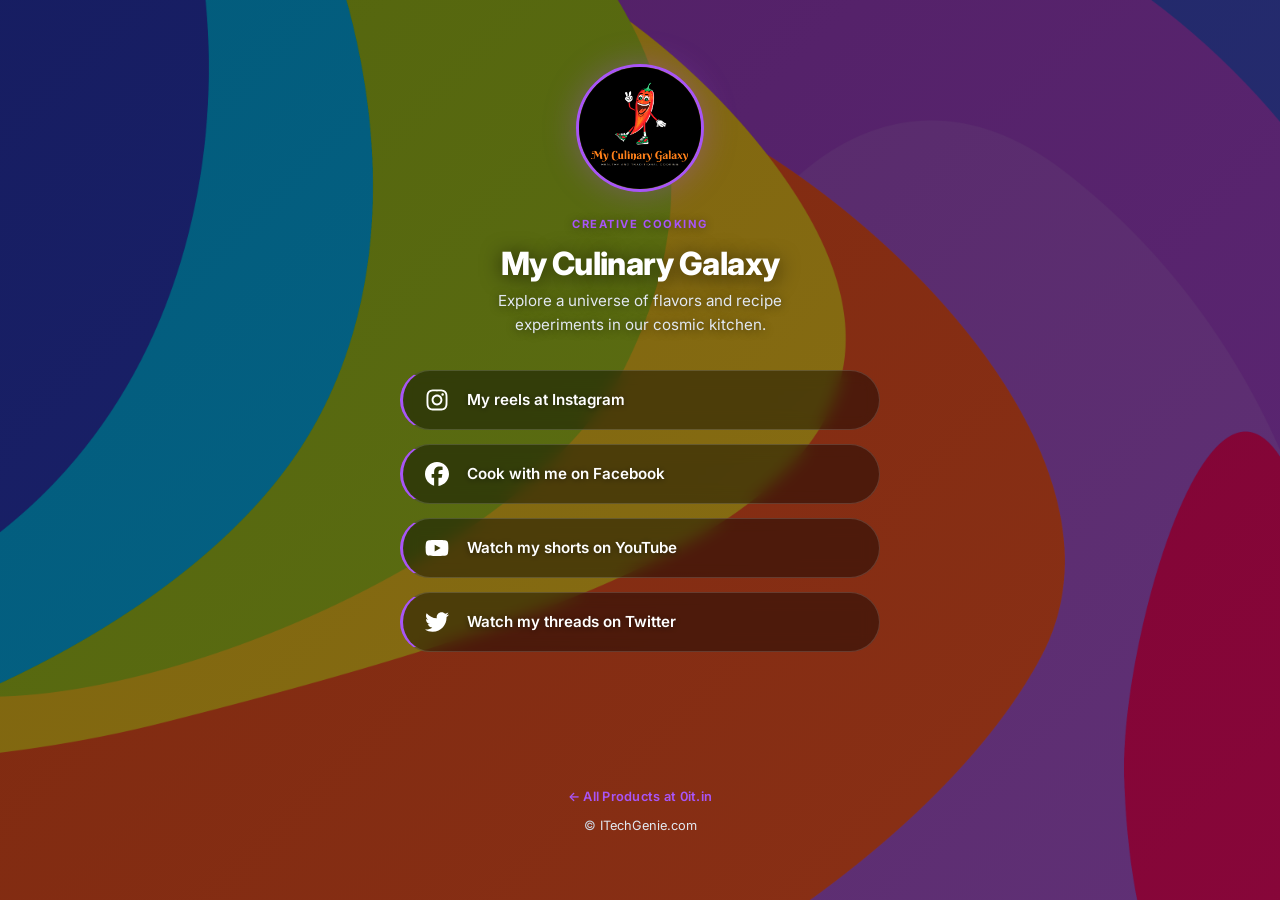
<file: myculinarygalaxy/index.html>
<!DOCTYPE html>
<html lang="en">
<head>
  <meta charset="UTF-8">
  <meta http-equiv="X-UA-Compatible" content="IE=edge">
  <meta name="viewport" content="width=device-width, initial-scale=1.0">
  <meta name="description" content="Cooking adventures and recipes from around the world.">
  <title>My Culinary Galaxy — 0it.in</title>
  <!-- Favicon -->
  <link rel="shortcut icon" href="https://itechgenie.com/wp-content/uploads/gwpf_icon/favicon.ico">
  <link rel="apple-touch-icon" href="https://itechgenie.com/wp-content/uploads/gwpf_icon/favicon.ico">
  <!-- Stylesheet -->
  <link rel="stylesheet" href="../assets/style.css">
  <script type="text/javascript">

    // JavaScript method to perform the redirect
    function redirectToLink(link) {
      // Perform any necessary logic before redirecting
      console.log("Redirecting to: " + link);

      try {
        newrelic.addPageAction("LinkClicks", { link: link });
      } catch (e) {
        console.error(e);
      }

      var newTab = window.open(link, '_blank'); // Open the link in a new tab
      newTab.focus(); // Focus on the new tab
    }


    !function () { "use strict"; !function (e, t) { var n = e.amplitude || { _q: [], _iq: {} }; if (n.invoked) e.console && console.error && console.error("Amplitude snippet has been loaded."); else { var r = function (e, t) { e.prototype[t] = function () { return this._q.push({ name: t, args: Array.prototype.slice.call(arguments, 0) }), this } }, s = function (e, t, n) { return function (r) { e._q.push({ name: t, args: Array.prototype.slice.call(n, 0), resolve: r }) } }, o = function (e, t, n) { e[t] = function () { if (n) return { promise: new Promise(s(e, t, Array.prototype.slice.call(arguments))) } } }, i = function (e) { for (var t = 0; t < y.length; t++)o(e, y[t], !1); for (var n = 0; n < g.length; n++)o(e, g[n], !0) }; n.invoked = !0; var a = t.createElement("script"); a.type = "text/javascript", a.integrity = "sha384-TPZhteUkZj8CAyBx+GZZytBdkuKnhKsSKcCoVCq0QSteWf/Kw5Kb9oVFUROLE1l3", a.crossOrigin = "anonymous", a.async = !0, a.src = "https://cdn.amplitude.com/libs/analytics-browser-1.9.1-min.js.gz", a.onload = function () { e.amplitude.runQueuedFunctions || console.log("[Amplitude] Error: could not load SDK") }; var c = t.getElementsByTagName("script")[0]; c.parentNode.insertBefore(a, c); for (var u = function () { return this._q = [], this }, l = ["add", "append", "clearAll", "prepend", "set", "setOnce", "unset", "preInsert", "postInsert", "remove", "getUserProperties"], p = 0; p < l.length; p++)r(u, l[p]); n.Identify = u; for (var d = function () { return this._q = [], this }, f = ["getEventProperties", "setProductId", "setQuantity", "setPrice", "setRevenue", "setRevenueType", "setEventProperties"], v = 0; v < f.length; v++)r(d, f[v]); n.Revenue = d; var y = ["getDeviceId", "setDeviceId", "getSessionId", "setSessionId", "getUserId", "setUserId", "setOptOut", "setTransport", "reset"], g = ["init", "add", "remove", "track", "logEvent", "identify", "groupIdentify", "setGroup", "revenue", "flush"]; i(n), n.createInstance = function (e) { return n._iq[e] = { _q: [] }, i(n._iq[e]), n._iq[e] }, e.amplitude = n } }(window, document) }();
    amplitude.init("d2d24f0a9dc5ae48b38d1d381b5eb03b");

 
    ;window.NREUM||(NREUM={});NREUM.init={browser_consent_mode:{enabled:false},privacy:{cookies_enabled:true},distributed_tracing:{enabled:true},performance:{capture_measures:true},ajax:{deny_list:["bam.eu01.nr-data.net"],capture_payloads:'none'}};

    ;NREUM.loader_config={accountID:"2832717",trustKey:"2832717",agentID:"538569623",licenseKey:"NRJS-64d8b51a63b45aafdb9",applicationID:"538569623"};
    ;NREUM.info={beacon:"bam.eu01.nr-data.net",errorBeacon:"bam.eu01.nr-data.net",licenseKey:"NRJS-64d8b51a63b45aafdb9",applicationID:"538569623",sa:1};
    ;/*! For license information please see nr-loader-spa-1.320.0.min.js.LICENSE.txt */
    (()=>{var e={8122(e,t,r){"use strict";r.d(t,{a:()=>s});var n=r(944);function s(e,t){try{if(!e||"object"!=typeof e)return(0,n.R)(3);if(!t||"object"!=typeof t)return(0,n.R)(4);const r=Object.create(Object.getPrototypeOf(t),Object.getOwnPropertyDescriptors(t)),i=0===Object.keys(r).length?e:r;for(let a in i)if(void 0!==e[a])try{if(null===e[a]){r[a]=null;continue}Array.isArray(e[a])&&Array.isArray(t[a])?r[a]=Array.from(new Set([...e[a],...t[a]])):e[a]instanceof Map||e[a]instanceof Set||e[a]instanceof Date||e[a]instanceof RegExp?r[a]=e[a]:"object"==typeof e[a]&&null!==t[a]&&"object"==typeof t[a]?r[a]=s(e[a],t[a]):r[a]=e[a]}catch(e){r[a]||(0,n.R)(1,e)}return r}catch(e){(0,n.R)(2,e)}}},2555(e,t,r){"use strict";r.d(t,{f:()=>a});var n=r(384),s=r(8122);const i={beacon:n.NT.beacon,errorBeacon:n.NT.errorBeacon,licenseKey:void 0,applicationID:void 0,sa:void 0,queueTime:void 0,applicationTime:void 0,ttGuid:void 0,user:void 0,account:void 0,product:void 0,extra:void 0,jsAttributes:{},userAttributes:void 0,atts:void 0,transactionName:void 0,tNamePlain:void 0};function a(e){try{return!!e.licenseKey&&!!e.errorBeacon&&!!e.applicationID}catch(e){return!1}}r.d(t,["D",0,e=>(0,s.a)(e,i)])},7699(e,t,r){"use strict";var n=r(860);const s={[n.K7.logging]:!0,[n.K7.genericEvents]:!0,[n.K7.jserrors]:!0,[n.K7.ajax]:!0};r.d(t,["It",0,1e6,"KC",0,s,"qh",0,"SESSION_ERROR"])},9324(e,t,r){"use strict";r.d(t,["A",0,"@newrelic/rrweb","x",0,"1.320.0"])},981(e,t,r){"use strict";r.d(t,["R",0,{AJAX:"AjaxRequest",PA:"PageAction",UA:"UserAction",BP:"BrowserPerformance",WS:"WebSocket",SPV:"SecurityPolicyViolation",JSE:"JavaScriptError",LOG:"Log",PVE:"PageView",PVT:"PageViewTiming",SR:"SessionReplay",ST:"SessionTrace",BI:"BrowserInteraction"}])},9752(e,t,r){"use strict";const n="newrelic-iframe-",s=n+"timing-update",i=n+"api",a=n+"api-response",o=n+"vitals-update",c=n+"ajax";r.d(t,["$8",0,o,"Gi",0,a,"KU",0,c,"Pl",0,n,"cS",0,i,"cr",0,s])},6154(e,t,r){"use strict";var n=r(1863);const s="undefined"!=typeof window&&!!window.document,i="undefined"!=typeof WorkerGlobalScope&&("undefined"!=typeof self&&self instanceof WorkerGlobalScope&&self.navigator instanceof WorkerNavigator||"undefined"!=typeof globalThis&&globalThis instanceof WorkerGlobalScope&&globalThis.navigator instanceof WorkerNavigator),a=s?window:"undefined"!=typeof WorkerGlobalScope&&("undefined"!=typeof self&&self instanceof WorkerGlobalScope&&self||"undefined"!=typeof globalThis&&globalThis instanceof WorkerGlobalScope&&globalThis),o=Boolean("hidden"===a?.document?.visibilityState),c=""+a?.location,d=/iPad|iPhone|iPod/.test(a.navigator?.userAgent),u=d&&"undefined"==typeof SharedWorker,l=(()=>{const e=a.navigator?.userAgent?.match(/Firefox[/\s](\d+\.\d+)/);return Array.isArray(e)&&e.length>=2?+e[1]:0})(),f=Date.now()-(0,n.t)();r.d(t,["OF",0,d,"RI",0,s,"WN",0,f,"bv",0,i,"gm",0,a,"lR",0,l,"m",0,c,"mw",0,o,"sb",0,u,"zk",0,()=>{const e=a?.performance?.getEntriesByType?.("navigation")?.[0];if(e&&e.responseStart>0&&e.responseStart<a.performance.now())return e}])},7295(e,t,r){"use strict";r.d(t,{Xv:()=>a,gX:()=>s,iW:()=>i});var n=[];function s(e){if(!e||i(e))return!1;if(0===n.length)return!0;if("*"===n[0].hostname)return!1;for(var t=0;t<n.length;t++){var r=n[t];if(r.hostname.test(e.hostname)&&r.pathname.test(e.pathname))return!1}return!0}function i(e){return void 0===e.hostname}function a(e){if(n=[],e&&e.length)for(var t=0;t<e.length;t++){let r=e[t];if(!r)continue;if("*"===r)return void(n=[{hostname:"*"}]);0===r.indexOf("http://")?r=r.substring(7):0===r.indexOf("https://")&&(r=r.substring(8));const s=r.indexOf("/");let i,a;s>0?(i=r.substring(0,s),a=r.substring(s)):(i=r,a="*");let[c]=i.split(":");n.push({hostname:o(c),pathname:o(a,!0)})}}function o(e,t=!1){const r=e.replace(/[.+?^${}()|[\]\\]/g,e=>"\\"+e).replace(/\*/g,".*?");return new RegExp((t?"^":"")+r+"$")}},3241(e,t,r){"use strict";r.d(t,{W:()=>s});var n=r(6154);function s(e={}){try{n.gm.dispatchEvent(new CustomEvent("newrelic",{detail:e}))}catch(e){}}},1687(e,t,r){"use strict";r.d(t,{Ak:()=>o,Ze:()=>d,x3:()=>c});var n=r(3241),s=r(3606),i=r(860),a=r(2646);function o(e,t){if(!e)return;const r={staged:!1,priority:i.P3[t]||0};e.runtime.drainRegistry.get(t)||e.runtime.drainRegistry.set(t,r)}function c(e,t){if(!e)return;const r=e.runtime.drainRegistry;r&&(r.get(t)&&r.delete(t),l(e,t,!1),r.size&&u(e))}function d(e,t="feature",r=!1){if(e){if(!e.runtime.drainRegistry.get(t)||r)return l(e,t);e.runtime.drainRegistry.get(t).staged=!0,u(e)}}function u(e){if(!e)return;const t=Array.from(e.runtime.drainRegistry);t.every(([e,t])=>t.staged)&&(t.sort((e,t)=>e[1].priority-t[1].priority),t.forEach(([t])=>{e.runtime.drainRegistry.delete(t),l(e,t)}))}function l(e,t,r=!0){if(!e)return;const i=e.ee,o=s.i.handlers;if(i&&!i.aborted&&i.backlog&&o){if((0,n.W)({type:"lifecycle",name:"drain",feature:t}),r){const e=i.backlog[t],r=o[t];if(r){for(let t=0;e&&t<e.length;++t)f(e[t],r);Object.entries(r).forEach(([e,t])=>{Object.values(t||{}).forEach(t=>{t[0]?.on&&t[0].context()instanceof a.y&&!t[0].listeners(e).includes(t[1])&&t[0].on(e,t[1])})})}}i.isolatedBacklog||delete o[t],i.backlog[t]=null,i.emit("drain-"+t,[])}}function f(e,t){var r=e[1];Object.values(t[r]||{}).forEach(t=>{var r=e[0];if(t[0]===r){var n=t[1],s=e[3],i=e[2];n.apply(s,i)}})}},7836(e,t,r){"use strict";var n=r(384),s=r(8990),i=r(2646),a=r(5607);const o="nr@context:".concat(a.W),c=function e(t,r){var n={},a={},u={},l=!1;try{l=16===r.length&&d.initializedAgents?.[r]?.runtime.isolatedBacklog}catch(e){}var f={on:p,addEventListener:p,removeEventListener:function(e,t){var r=n[e];if(!r)return;for(var s=0;s<r.length;s++)r[s]===t&&r.splice(s,1)},emit:function(e,r,n,s,i){!1!==i&&(i=!0);if(c.aborted&&!s)return;t&&i&&t.emit(e,r,n);var o=h(n);g(e).forEach(e=>{e.apply(o,r)});var d=v()[a[e]];d&&d.push([f,e,r,o]);return o},get:m,listeners:g,context:h,buffer:function(e,t){const r=v();if(t=t||"feature",f.aborted)return;Object.entries(e||{}).forEach(([e,n])=>{a[n]=t,t in r||(r[t]=[])})},abort:function(){f._aborted=!0,Object.keys(f.backlog).forEach(e=>{delete f.backlog[e]})},isBuffering:function(e){return!!v()[a[e]]},debugId:r,backlog:l?{}:t&&"object"==typeof t.backlog?t.backlog:{},isolatedBacklog:l};return Object.defineProperty(f,"aborted",{get:()=>{let e=f._aborted||!1;return e||(t&&(e=t.aborted),e)}}),f;function h(e){return e&&e instanceof i.y?e:e?(0,s.I)(e,o,()=>new i.y(o)):new i.y(o)}function p(e,t){n[e]=g(e).concat(t)}function g(e){return n[e]||[]}function m(t){return u[t]=u[t]||e(f,t)}function v(){return f.backlog}}(void 0,"globalEE"),d=(0,n.Zm)();d.ee||(d.ee=c),r.d(t,["P",0,o,"ee",0,c])},2646(e,t,r){"use strict";r.d(t,{y:()=>n});class n{constructor(e){this.contextId=e}}},9908(e,t,r){"use strict";r.d(t,{d:()=>n,p:()=>s});var n=r(7836).ee.get("handle");function s(e,t,r,s,i){i?(i.buffer([e],s),i.emit(e,t,r)):(n.buffer([e],s),n.emit(e,t,r))}},3606(e,t,r){"use strict";r.d(t,{i:()=>i});var n=r(9908);i.on=a;var s=i.handlers={};function i(e,t,r,i){a(i||n.d,s,e,t,r)}function a(e,t,r,s,i){i||(i="feature"),e||(e=n.d);var a=t[i]=t[i]||{};(a[r]=a[r]||[]).push([e,s])}},3878(e,t,r){"use strict";function n(e,t){return{capture:e,passive:!1,signal:t}}function s(e,t,r=!1,s){window.addEventListener(e,t,n(r,s))}function i(e,t,r=!1,s){document.addEventListener(e,t,n(r,s))}r.d(t,{DD:()=>i,jT:()=>n,sp:()=>s})},5607(e,t,r){"use strict";const n=(0,r(9566).bz)();r.d(t,["W",0,n])},9566(e,t,r){"use strict";r.d(t,{LA:()=>a,ZF:()=>o,bz:()=>i,el:()=>c});var n=r(6154);function s(e,t){return e?15&e[t]:16*Math.random()|0}function i(){const e=n.gm?.crypto||n.gm?.msCrypto;let t,r=0;return e&&e.getRandomValues&&(t=e.getRandomValues(new Uint8Array(30))),"xxxxxxxx-xxxx-4xxx-yxxx-xxxxxxxxxxxx".split("").map(e=>"x"===e?s(t,r++).toString(16):"y"===e?(3&s()|8).toString(16):e).join("")}function a(e){const t=n.gm?.crypto||n.gm?.msCrypto;let r,i=0;t&&t.getRandomValues&&(r=t.getRandomValues(new Uint8Array(e)));const a=[];for(var o=0;o<e;o++)a.push(s(r,i++).toString(16));return a.join("")}function o(){return a(16)}function c(){return a(32)}},2614(e,t,r){"use strict";r.d(t,["BB",0,18e5,"Wt",0,"NRBA_SESSION::","g",0,{OFF:0,FULL:1,ERROR:2},"iL",0,{SAME_TAB:"same-tab",CROSS_TAB:"cross-tab"},"tS",0,{STARTED:"session-started",PAUSE:"session-pause",RESET:"session-reset",RESUME:"session-resume",UPDATE:"session-update"},"wk",0,144e5])},733(e,t,r){"use strict";function n(e,t){return function(e){let t=2166136261;for(let r=0;r<e.length;r++)t^=e.charCodeAt(r),t=Math.imul(t,16777619);return(t>>>0).toString(16).padStart(8,"0")}("".concat(String(e),":").concat(String(t)))}r.d(t,{Y:()=>n})},1863(e,t,r){"use strict";function n(){return Math.floor(performance.now())}r.d(t,{t:()=>n})},9119(e,t,r){"use strict";r.d(t,{L:()=>i});var n=/([^?#]*)[^#]*(#[^?]*|$).*/,s=/([^?#]*)().*/;function i(e,t){return e?e.replace(t?n:s,"$1$2"):e}},7485(e,t,r){"use strict";r.d(t,{D:()=>s});var n=r(6154);function s(e){if(0===(e||"").indexOf("data:"))return{protocol:"data"};try{const t=new URL(e,location.href),r={port:t.port,hostname:t.hostname,pathname:t.pathname,search:t.search,protocol:t.protocol.slice(0,t.protocol.indexOf(":")),sameOrigin:t.protocol===n.gm?.location?.protocol&&t.host===n.gm?.location?.host};return r.port&&""!==r.port||("http:"===t.protocol&&(r.port="80"),"https:"===t.protocol&&(r.port="443")),r.pathname&&""!==r.pathname?r.pathname.startsWith("/")||(r.pathname="/".concat(r.pathname)):r.pathname="/",r}catch(e){return{}}}},7866(e,t,r){"use strict";r.d(t,["Nc",0,/^\s*at Function code \(Function code:\d+:\d+\)\s*/i,"cn",0,/^\s*(?:([^@]*)(?:\(.*?\))?@)?((?:file|http|https|chrome|safari-extension).*?):(\d+)(?::(\d+))?\s*$/i,"fL",0,/^\s*at .+ \(eval at \S+ \((?:(?:file|http|https):[^)]+)?\)(?:, [^:]*:\d+:\d+)?\)$/i,"h3",0,/function (.+?)\s*\(/,"hB",0,/^\s*at (?:((?:\[object object\])?(?:[^(]*\([^)]*\))*[^()]*(?: \[as \S+\])?) )?\(?((?:file|http|https|chrome-extension):.*?)?:(\d+)(?::(\d+))?\)?\s*$/i])},944(e,t,r){"use strict";r.d(t,{R:()=>s});var n=r(3241);function s(e,t){"function"==typeof console.debug&&(console.debug("New Relic Warning: https://github.com/newrelic/newrelic-browser-agent/blob/main/docs/warning-codes.md#".concat(e),t),(0,n.W)({drained:null,type:"data",name:"warn",feature:"warn",data:{code:e,secondary:t}}))}},8990(e,t,r){"use strict";r.d(t,{I:()=>s});var n=Object.prototype.hasOwnProperty;function s(e,t,r){if(n.call(e,t))return e[t];var s=r();if(Object.defineProperty&&Object.keys)try{return Object.defineProperty(e,t,{value:s,writable:!0,enumerable:!1}),s}catch(e){}return e[t]=s,s}},6389(e,t,r){"use strict";function n(e,t=500,r={}){const n=r?.leading||!1;let s;return(...r)=>{n&&void 0===s&&(e.apply(this,r),s=setTimeout(()=>{s=clearTimeout(s)},t)),n||(clearTimeout(s),s=setTimeout(()=>{e.apply(this,r)},t))}}function s(e){let t=!1;return(...r)=>{t||(t=!0,e.apply(this,r))}}r.d(t,{J:()=>s,s:()=>n})},1910(e,t,r){"use strict";r.d(t,{i:()=>i});var n=r(944);const s=new Map;function i(...e){return e.every(e=>{if(s.has(e))return s.get(e);const t="function"==typeof e?e.toString():"",r=t.includes("[native code]"),i=t.includes("nrWrapper");return r||i||(0,n.R)(64,e?.name||t),s.set(e,r),r})}},3304(e,t,r){"use strict";r.d(t,{A:()=>s});var n=r(7836);function s(e){try{return JSON.stringify(e,(()=>{const e=new WeakSet;return(t,r)=>{if("object"==typeof r&&null!==r){if(e.has(r))return;e.add(r)}return r}})())??""}catch(e){try{n.ee.emit("internal-error",[e])}catch(e){}return""}}},5718(e,t,r){"use strict";r.d(t,{AZ:()=>m,Qr:()=>E,QL:()=>v});var n=r(6154),s=r(1863),i=r(9119),a=r(7866);class o{dom=new c;performance=new c;constructor(e){this.url=e,this.claimedBy=new Set}get script(){const e=Math.max(this.dom.start,this.performance.end);return{start:e,end:Math.max(this.dom.end,this.performance.end,e)}}}class c{start=0;end=0;value=void 0}function d(e=()=>{},t){return{get:()=>void 0!==t?t:e(),set:e=>{t=e}}}let u;try{u=m(v())[0]}catch(e){u=m(e)[0]}const l=e=>"script"===e.initiatorType||["link","fetch"].includes(e.initiatorType)&&(0,i.L)(e.name).endsWith(".js"),f=new Map;let h=[];function p(e){return f.get(e)}function g(e){const t=p(e);if(t)return t;const r=new o(e);if(f.set(e,r),f.size>1e3){const e=f.keys().next().value;f.delete(e)}return r}if(n.gm.MutationObserver&&n.gm.document){new MutationObserver(e=>{e.forEach(e=>{e.addedNodes.forEach(e=>{if("SCRIPT"===e.nodeName&&e.src){const t=g((0,i.L)(e.src));t.dom.start=(0,s.t)(),t.dom.value=e;const r=()=>{t.dom.end=(0,s.t)()};["load","error"].forEach(t=>e.addEventListener(t,r,{once:!0}))}})})}).observe(n.gm.document,{childList:!0,subtree:!0})}if(n.gm.PerformanceObserver?.supportedEntryTypes.includes("resource")){new PerformanceObserver(e=>{e.getEntries().filter(l).forEach(e=>{const t=g((0,i.L)(e.name));t.performance.start=Math.floor(e.startTime),t.performance.end=Math.floor(e.responseEnd),t.performance.value=e;const r=[];h.forEach(({test:t,addedAt:n},i)=>{(t(e)||(0,s.t)()-n>1e4)&&r.push(i)}),h=h.filter((e,t)=>!r.includes(t))})}).observe({type:"resource",buffered:!0})}function m(e){if(!e||"string"!=typeof e)return[];const t=new Set,r=e.split("\n");for(const e of r){const r=e.match(a.cn)||e.match(a.hB)||e.match(a.fL);if(r&&r[2])t.add((0,i.L)(r[2]));else{const r=e.match(/\(([^)]+\.js):\d+:\d+\)/)||e.match(/^\s+at\s+([^\s(]+\.js):\d+:\d+/);r&&r[1]&&t.add((0,i.L)(r[1]))}}return[...t]}function v(){let e;try{const t=Error.stackTraceLimit;Error.stackTraceLimit=50,e=(new Error).stack,Error.stackTraceLimit=t}catch(t){e=(new Error).stack}return e}function y(e,t){return(0,i.L)(e.name)===t}function b(e,t){e.fetchStart=Math.floor(t.startTime),e.fetchEnd=Math.floor(t.responseEnd),e.asset=t.name,e.type=t.initiatorType}function E(e){const t=e?.id,r={registeredAt:(0,s.t)(),reportedAt:void 0,fetchStart:0,fetchEnd:0,scriptStart:0,scriptEnd:0,asset:void 0,type:"unknown"},a=v();if(!a)return r;const o=n.gm.performance?.getEntriesByType("navigation")?.[0]?.name||"";try{const e=m(a),c=(e.length>1?e.filter(e=>u!==e):e)[0];if(!c)return r;if(o.includes(c))return r.asset=(0,i.L)(o),r.type="inline",r;r.correlation=p(c);const l=r.correlation?.performance.value||n.gm.performance?.getEntriesByType("resource")?.find(e=>y(e,c));if(l)b(r,l);else{(function(e){if(!e||!n.gm.document)return!1;try{const t=n.gm.document.querySelectorAll('link[rel="preload"][as="script"]');for(const r of t)if((0,i.L)(r.href)===e)return!0}catch(e){}return!1})(c)&&(r.asset=c,r.type="preload"),function(e,t){n.gm.PerformanceObserver?.supportedEntryTypes?.includes("resource")&&h.push({addedAt:(0,s.t)(),test:r=>!!y(r,t)&&(b(e,r),!0)})}(r,c)}const f=r.correlation,g=!!t&&!!f?.claimedBy.has(t);f&&t&&f.claimedBy.add(t);const v=()=>{const e=f?.script.start;if(!g||!e)return!1;return r.registeredAt-e>1e4};Object.defineProperty(r,"scriptStart",d(()=>v()?r.registeredAt:f?.script.start??r.fetchEnd)),Object.defineProperty(r,"scriptEnd",d(()=>v()?r.registeredAt:f?.script.end??r.registeredAt))}catch(e){}return r}},5732(e,t,r){"use strict";r.d(t,{$5:()=>u,B5:()=>d,Ms:()=>i,NG:()=>s,Ux:()=>o,YA:()=>c,yx:()=>a});var n=r(5718);function s(e,t){if(!f(e,t))return;const r=t.runtime.registeredEntities;return r?.find(t=>t.metadata.target.iframeInterfaceId===e)}function i(e,t){if(!f(e,t))return[];const r=t.runtime.registeredEntities;return r?.filter(t=>String(t.metadata.target.id)===String(e)).map(e=>e.metadata.target)||[]}function a(e,t){if(!f(e,t))return[];const r=t.runtime.registeredEntities,n=r?.filter(t=>t.metadata.timings?.asset?.endsWith(e));return function(e){if(!e?.length)return e||[];const t=new Map,r=[];for(const n of e){const e=n.metadata?.timings?.asset;if(!e){r.push(n);continue}const s="".concat(e,"::").concat(n.metadata?.target?.id),i=t.get(s);if(i){if(i.metadata.target?.blocked&&!n.metadata.target?.blocked){const e=r.indexOf(i);-1!==e&&(r[e]=n),t.set(s,n)}}else t.set(s,n),r.push(n)}return r}(n).map(e=>e.metadata.target)}function o(e,t){if(!l(t))return{};const r=t.agentRef.runtime.appMetadata.agents[0].entityGuid;return e?e.attributes:{"entity.guid":r,appId:t.agentRef.info.applicationID}}function c(e,t){return d(e,t)?{"child.id":e.id,"child.type":e.type,...o(void 0,t)}:{}}function d(e,t){return!!e&&!!l(t)&&t.agentRef.init.api.register.duplicate_data_to_container}function u(e){if(!f(!0,e)||!e?.runtime?.registeredEntities?.length)return[void 0];const t=[];try{var r=(0,n.AZ)((0,n.QL)());let s=r.length-1;for(;r[s];)t.push(...a(r[s--],e))}catch(e){}const s=function(e){const t=new Set,r=[];for(const n of e){const e=n?.instance;t.has(e)||(t.add(e),r.push(n))}return r}(t);return s.length||s.push(void 0),s}function l(e){return 2===e?.harvestEndpointVersion}function f(e,t){return!!e&&!!t?.init.api.register.enabled}r.d(t,["fQ",0,{MFE:"MFE",BA:"BA"}])},5289(e,t,r){"use strict";r.d(t,{GG:()=>a,Qr:()=>c,sB:()=>o});var n=r(3878),s=r(6389);function i(){return"undefined"==typeof document||"complete"===document.readyState}function a(e,t){if(i())return e();const r=(0,s.J)(e),a=setInterval(()=>{i()&&(clearInterval(a),r())},500);(0,n.sp)("load",r,t)}function o(e){if(i())return e();(0,n.DD)("DOMContentLoaded",e)}function c(e){if(i())return e();(0,n.sp)("popstate",e)}},384(e,t,r){"use strict";r.d(t,{Zm:()=>c,bQ:()=>u,dV:()=>d,pV:()=>l});var n=r(6154),s=r(1863),i=r(944),a=r(1910);const o={beacon:"bam.nr-data.net",errorBeacon:"bam.nr-data.net"};function c(){return n.gm.NREUM||(n.gm.NREUM={}),void 0===n.gm.newrelic&&(n.gm.newrelic=n.gm.NREUM),n.gm.NREUM}function d(){let e=c();return e.o||(e.o={ST:n.gm.setTimeout,SI:n.gm.setImmediate||n.gm.setInterval,CT:n.gm.clearTimeout,XHR:n.gm.XMLHttpRequest,REQ:n.gm.Request,EV:n.gm.Event,PR:n.gm.Promise,MO:n.gm.MutationObserver,FETCH:n.gm.fetch,WS:n.gm.WebSocket},(0,a.i)(...Object.values(e.o))),e}function u(e,t){let r=c();r.initializedAgents??={},t.initializedAt={ms:(0,s.t)(),date:new Date},r.initializedAgents[e]=t,2===Object.keys(r.initializedAgents).length&&(0,i.R)(69)}function l(){return function(){let e=c();const t=e.info||{};e.info={beacon:o.beacon,errorBeacon:o.errorBeacon,...t}}(),function(){let e=c();const t=e.init||{};e.init={...t}}(),d(),function(){let e=c();const t=e.loader_config||{};e.loader_config={...t}}(),c()}r.d(t,["NT",0,o])},2843(e,t,r){"use strict";r.d(t,{G:()=>i,u:()=>s});var n=r(3878);function s(e,t=!1,r,s){(0,n.DD)("visibilitychange",function(){if(t)return void("hidden"===document.visibilityState&&e());e(document.visibilityState)},r,s)}function i(e,t,r){(0,n.sp)("pagehide",e,t,r)}},8139(e,t,r){"use strict";r.d(t,{u:()=>f});var n=r(7836),s=r(3434),i=r(8990),a=r(6154);const o={},c=a.gm.XMLHttpRequest,d="addEventListener",u="removeEventListener",l="nr@wrapped:".concat(n.P);function f(e){var t=function(e){return(e||n.ee).get("events")}(e);if(o[t.debugId]++)return t;o[t.debugId]=1;var r=(0,s.YM)(t,!0);function f(e){r.inPlace(e,[d,u],"-",p)}function p(e,t){return e[1]}return"getPrototypeOf"in Object&&(a.RI&&h(document,f),c&&h(c.prototype,f),h(a.gm,f)),t.on(d+"-start",function(e,t){var n=e[1];if(null!==n&&("function"==typeof n||"object"==typeof n)&&"newrelic"!==e[0]){var s=(0,i.I)(n,l,function(){var e={object:function(){if("function"!=typeof n.handleEvent)return;return n.handleEvent.apply(n,arguments)},function:n}[typeof n];return e?r(e,"fn-",null,e.name||"anonymous"):n});this.wrapped=e[1]=s}}),t.on(u+"-start",function(e){e[1]=this.wrapped||e[1]}),t}function h(e,t,...r){let n=e;for(;"object"==typeof n&&!Object.prototype.hasOwnProperty.call(n,d);)n=Object.getPrototypeOf(n);n&&t(n,...r)}},3434(e,t,r){"use strict";r.d(t,{YM:()=>d});var n=r(7836),s=r(5607),i=r(5732);const a="nr@original:".concat(s.W);var o=Object.prototype.hasOwnProperty,c=!1;function d(e,t,r){return e||(e=n.ee),s.inPlace=function(e,t,r,n,i,a){r||(r="");const o="-"===r.charAt(0);for(let c=0;c<t.length;c++){const d=t[c],u=e[d];l(u)||(e[d]=s(u,o?d+r:r,n,d,i,a))}},s.flag=a,s;function s(t,n,s,c,f,h){return l(t)?t:(n||(n=""),nrWrapper[a]=t,function(e,t,r){if(Object.defineProperty&&Object.keys)try{return Object.keys(e).forEach(function(r){Object.defineProperty(t,r,{get:function(){return e[r]},set:function(t){return e[r]=t,t}})}),t}catch(e){u([e],r)}for(var n in e)o.call(e,n)&&(t[n]=e[n])}(t,nrWrapper,e),nrWrapper);function nrWrapper(){var a,o,l,p;let g,m;try{o=this,a=[...arguments],m=h?(0,i.$5)(r):[void 0],l="function"==typeof s?s(a,o):s||{}}catch(t){u([t,"",[a,o,c],l],e)}d(n+"start",[a,o,c,m],l,f);const v=performance.now();let y;try{return p=t.apply(o,a),y=performance.now(),p}catch(e){throw y=performance.now(),d(n+"err",[a,o,e,m],l,f),g=e,g}finally{const e=y-v,t={start:v,end:y,duration:e,isLongTask:e>=50,methodName:c,thrownError:g};t.isLongTask&&d("long-task",[t,o,m],l,f),d(n+"end",[a,o,p,m],l,f)}}}function d(r,n,s,i){if(!c||t){var a=c;c=!0;try{e.emit(r,n,s,t,i)}catch(t){u([t,r,n,s],e)}c=a}}}function u(e,t){t||(t=n.ee);try{t.emit("internal-error",e)}catch(e){}}function l(e){return!(e&&"function"==typeof e&&e.apply&&!e[a])}r.d(t,["Jt",0,a])},9300(e,t,r){"use strict";const n=r(860).K7.ajax;r.d(t,["TZ",0,n,"f5",0,"ajaxRequest.id","mo",0,{NONE:"none",FAILURES:"failures",ALL:"all"}])},3333(e,t,r){"use strict";var n=r(981);const s=r(860).K7.genericEvents,i=[n.R.PA,n.R.UA,n.R.BP];r.d(t,["$v",0,{RESOURCES:"experimental.resources",REGISTER:"register"},"TZ",0,s,"Zp",0,["auxclick","click","copy","keydown","paste","scrollend"],"kd",0,i,"qN",0,["focus","blur"]])},6774(e,t,r){"use strict";const n=r(860).K7.jserrors;r.d(t,["T",0,n])},993(e,t,r){"use strict";const n=r(860).K7.logging;r.d(t,["A$",0,{OFF:0,ERROR:1,WARN:2,INFO:3,DEBUG:4,TRACE:5},"TZ",0,n,"p_",0,{ERROR:"ERROR",WARN:"WARN",INFO:"INFO",DEBUG:"DEBUG",TRACE:"TRACE"}])},3785(e,t,r){"use strict";r.d(t,{R:()=>c,b:()=>d});var n=r(9908),s=r(1863),i=r(860),a=r(3969),o=r(993);function c(e,t,r={},c=o.p_.INFO,d=!0,u,l=(0,s.t)()){(0,n.p)(a.xV,["API/logging/".concat(c.toLowerCase(),"/called")],void 0,i.K7.metrics,e),(0,n.p)("log",[l,t,r,c,d,u],void 0,i.K7.logging,e)}function d(e){return"string"==typeof e&&Object.values(o.p_).some(t=>t===e.toUpperCase().trim())}},3969(e,t,r){"use strict";const n=r(860).K7.metrics;r.d(t,["TZ",0,n,"XG",0,"storeEventMetrics","xV",0,"storeSupportabilityMetrics"])},6630(e,t,r){"use strict";const n=r(860).K7.pageViewEvent;r.d(t,["T",0,n])},782(e,t,r){"use strict";const n=r(860).K7.pageViewTiming;r.d(t,["T",0,n])},6344(e,t,r){"use strict";var n=r(2614);const s=r(860).K7.sessionReplay,i={[n.g.ERROR]:15e3,[n.g.FULL]:3e5,[n.g.OFF]:0};r.d(t,["Qb",0,{API:"api",RESUME:"resume",SWITCH_TO_FULL:"switchToFull",INITIALIZE:"initialize",PRELOAD:"preload"},"TZ",0,s,"Vh",0,"errorDuringReplay","_s",0,{DomContentLoaded:0,Load:1,FullSnapshot:2,IncrementalSnapshot:3,Meta:4,Custom:5},"bc",0,{RESET:{message:"Session was reset",sm:"Reset"},IMPORT:{message:"Recorder failed to import",sm:"Import"},TOO_MANY:{message:"429: Too Many Requests",sm:"Too-Many"},TOO_BIG:{message:"Payload was too large",sm:"Too-Big"},CROSS_TAB:{message:"Session Entity was set to OFF on another tab",sm:"Cross-Tab"},ENTITLEMENTS:{message:"Session Replay is not allowed and will not be started",sm:"Entitlement"}},"yP",0,i])},5270(e,t,r){"use strict";r.d(t,{Aw:()=>a,SR:()=>i,rF:()=>o});var n=r(384),s=r(7767);function i(e){return!!(0,n.dV)().o.MO&&(0,s.V)(e)&&!0===e?.session_trace.enabled}function a(e){return!0===e?.session_replay.preload&&i(e)}function o(e,t){try{if("string"==typeof t?.type){if("password"===t.type.toLowerCase())return"*".repeat(e?.length||0);if(void 0!==t?.dataset?.nrUnmask||t?.classList?.contains("nr-unmask"))return e}}catch(e){}return"string"==typeof e?e.replace(/[\S]/g,"*"):"*".repeat(e?.length||0)}},3738(e,t,r){"use strict";const n=r(860).K7.sessionTrace,s="-start",i="-end",a="fn"+s,o="fn"+i;r.d(t,["He",0,"bstResource","Kp",0,i,"Lc",0,o,"Rz",0,"pushState","TZ",0,n,"bD",0,"resource","bc",0,{CROSS_TAB:{message:"Session Entity was set to OFF on another tab"},ENTITLEMENTS:{message:"Session Trace is not allowed and will not be started"},RESET:{message:"Session was reset"},SESSION_CHANGED:{message:"Session identifier changed unexpectedly"}},"d3",0,s,"uP",0,a])},3962(e,t,r){"use strict";const n=r(860).K7.softNav;r.d(t,["O2",0,{INITIAL_PAGE_LOAD:"",ROUTE_CHANGE:1,UNSPECIFIED:2},"OV",0,"popstate","Qu",0,{INTERACTION:1,AJAX:2,CUSTOM_END:3,CUSTOM_TRACER:4},"TZ",0,n,"ih",0,{IP:"in progress",PF:"pending finish",FIN:"finished",CAN:"cancelled"},"pP",0,"initialPageLoad","tC",0,["click","keydown","submit"]])},4234(e,t,r){"use strict";r.d(t,{W:()=>s});var n=r(1687);class s{constructor(e,t){this.agentRef=e,this.ee=e?.ee,this.featureName=t,this.blocked=!1}deregisterDrain(){(0,n.x3)(this.agentRef,this.featureName)}}},7767(e,t,r){"use strict";var n=r(6154);r.d(t,["V",0,e=>n.RI&&!0===e?.privacy.cookies_enabled])},8362(e,t,r){"use strict";r.d(t,{d:()=>i});var n=r(9566),s=r(1741);class i extends s.W{agentIdentifier=(0,n.LA)(16)}},1741(e,t,r){"use strict";r.d(t,{W:()=>i});var n=r(944),s=r(4261);class i{#e(e,...t){if(this[e]!==i.prototype[e])return this[e](...t);(0,n.R)(35,e)}addPageAction(e,t){return this.#e(s.hG,e,t)}register(e){return this.#e(s.eY,e)}recordCustomEvent(e,t){return this.#e(s.fF,e,t)}setPageViewName(e,t){return this.#e(s.Fw,e,t)}setCustomAttribute(e,t,r){return this.#e(s.cD,e,t,r)}noticeError(e,t){return this.#e(s.o5,e,t)}setUserId(e,t=!1){return this.#e(s.Dl,e,t)}setApplicationVersion(e){return this.#e(s.nb,e)}setErrorHandler(e){return this.#e(s.bt,e)}addRelease(e,t){return this.#e(s.k6,e,t)}log(e,t){return this.#e("log",e,t)}start(){return this.#e("start")}finished(e){return this.#e(s.BL,e)}recordReplay(){return this.#e(s.CH)}pauseReplay(){return this.#e(s.Tb)}addToTrace(e){return this.#e(s.U2,e)}setCurrentRouteName(e){return this.#e(s.PA,e)}interaction(e){return this.#e(s.dT,e)}wrapLogger(e,t,r){return this.#e(s.Wb,e,t,r)}measure(e,t){return this.#e(s.V1,e,t)}consent(e){return this.#e(s.Pv,e)}}},4261(e,t,r){"use strict";r.d(t,["BL",0,"finished","CH",0,"recordReplay","Dl",0,"setUserId","Fw",0,"setPageViewName","PA",0,"setCurrentRouteName","Pv",0,"consent","Tb",0,"pauseReplay","U2",0,"addToTrace","V1",0,"measure","Wb",0,"wrapLogger","bt",0,"setErrorHandler","cD",0,"setCustomAttribute","dT",0,"interaction","eY",0,"register","fF",0,"recordCustomEvent","hG",0,"addPageAction","hw",0,"api-ixn-","k6",0,"addRelease","nb",0,"setApplicationVersion","o5",0,"noticeError"])},1738(e,t,r){"use strict";r.d(t,{U:()=>l,Y:()=>u});var n=r(3241),s=r(9908),i=r(1863),a=r(944),o=r(3969),c=r(8362),d=r(860);function u(e,t,r,i){const u=i||r;!u||u[e]&&u[e]!==c.d.prototype[e]||(u[e]=function(){(0,s.p)(o.xV,["API/"+e+"/called"],void 0,d.K7.metrics,r.ee),(0,n.W)({drained:!!r.runtime?.activatedFeatures,type:"data",name:"api",feature:"api-"+e,data:{}});try{return t.apply(this,arguments)}catch(e){(0,a.R)(23,e)}})}function l(e,t,r,n,a){const o=e.info;null===r?delete o.jsAttributes[t]:o.jsAttributes[t]=r,(a||null===r)&&(0,s.p)("api-"+n,[(0,i.t)(),t,r],void 0,"session",e.ee)}},8374(e,t,r){r.nc=(()=>{try{return document?.currentScript?.nonce}catch(e){}return""})()},860(e,t,r){"use strict";const n="events",s="jserrors",i="browser/blobs",a="browser/logs",o={ajax:"ajax",genericEvents:"generic_events",jserrors:s,logging:"logging",metrics:"metrics",pageAction:"page_action",pageViewEvent:"page_view_event",pageViewTiming:"page_view_timing",sessionReplay:"session_replay",sessionTrace:"session_trace",softNav:"soft_navigations"},c={[o.pageViewEvent]:1,[o.pageViewTiming]:2,[o.metrics]:3,[o.jserrors]:4,[o.softNav]:5,[o.ajax]:6,[o.sessionTrace]:7,[o.sessionReplay]:8,[o.logging]:9,[o.genericEvents]:10},d={[o.pageViewEvent]:"rum",[o.pageViewTiming]:n,[o.ajax]:n,[o.softNav]:n,[o.metrics]:s,[o.jserrors]:s,[o.sessionTrace]:i,[o.sessionReplay]:i,[o.logging]:a,[o.genericEvents]:"ins"};r.d(t,["$J",0,d,"K7",0,o,"P3",0,c,"XX",0,s,"Yy",0,a,"df",0,i])}};const t={};function r(n){const s=t[n];if(void 0!==s)return s.exports;const i=t[n]={exports:{}};return e[n](i,i.exports,r),i.exports}r.m=e,r.d=(e,t)=>{if(Array.isArray(t))for(var n=0;n<t.length;){var s=t[n++],i=t[n++];r.o(e,s)?0===i&&n++:0===i?Object.defineProperty(e,s,{enumerable:!0,value:t[n++]}):Object.defineProperty(e,s,{enumerable:!0,get:i})}else for(var s in t)r.o(t,s)&&!r.o(e,s)&&Object.defineProperty(e,s,{enumerable:!0,get:t[s]})},r.f={},r.e=e=>Promise.all(Object.keys(r.f).reduce((t,n)=>(r.f[n](e,t),t),[])),r.u=e=>({212:"nr-spa-compressor",238:"nr-spa-iframe-message-handler",249:"nr-spa-recorder",478:"nr-spa"}[e]+"-1.320.0.min.js"),r.o=(e,t)=>Object.prototype.hasOwnProperty.call(e,t),(()=>{const e={},t="NRBA-1.320.0.PROD:";r.l=(n,s,i,a)=>{if(e[n])return void e[n].push(s);let o,c;if(void 0!==i){const e=document.getElementsByTagName("script");for(var d=0;d<e.length;d++){const r=e[d];if(r.getAttribute("src")==n||r.getAttribute("data-webpack")==t+i){o=r;break}}}if(!o){c=!0;var u={478:"sha512-ptWW4PpCZnBTIDhhRiGBt+293xNnolQo0m1Qi/t1Z22BYHA8sJuG7z8svwUyA2SkOzC8JSMqxK9Nw1EUOX9JfQ==",249:"sha512-qFikDjo9uUnND9Kqe+t4ZCHWIqREKhALU66Lho8f237ITJsOAKMEMLk0Ok1GEi/BQI9C6x+Zy9Mc0Uu5ynAkyw==",212:"sha512-xrFTS6icwYIkwpvTfypDYb/UToMmmvSFOrWBe5pORVfqBL4uAfm25DWVgmWraLk4eSTWiECVOVuTTZwEPvMzcw==",238:"sha512-Rve9kOApYyZ3KzhgYWObRhZhvZjG5ByN+5PaAXWJN5/bn8PyS6rodnmrH60xw5oGRbZRtm3Iat78cEtFZrx9fg=="};o=document.createElement("script"),o.charset="utf-8",r.nc&&o.setAttribute("nonce",r.nc),o.setAttribute("data-webpack",t+i),o.src=n,0!==o.src.indexOf(window.location.origin+"/")&&(o.crossOrigin="anonymous"),u[a]&&(o.integrity=u[a])}e[n]=[s];const l=(t,r)=>{o.onerror=o.onload=null,clearTimeout(f);const s=e[n];if(delete e[n],o.parentNode?.removeChild(o),s?.forEach(e=>e(r)),t)return t(r)},f=setTimeout(l.bind(null,void 0,{type:"timeout",target:o}),12e4);o.onerror=l.bind(null,o.onerror),o.onload=l.bind(null,o.onload),c&&document.head.appendChild(o)}})(),r.r=e=>{Symbol.toStringTag&&Object.defineProperty(e,Symbol.toStringTag,{value:"Module"}),Object.defineProperty(e,"__esModule",{value:!0})},r.p="https://js-agent.newrelic.com/",(()=>{const e={38:0,788:0};r.f.j=(t,n)=>{let s=r.o(e,t)?e[t]:void 0;if(0!==s)if(s)n.push(s[2]);else{const i=new Promise((r,n)=>s=e[t]=[r,n]);n.push(s[2]=i);const a=r.p+r.u(t),o=new Error,c=n=>{if(r.o(e,t)&&(s=e[t],0!==s&&(e[t]=void 0),s)){const e=n&&("load"===n.type?"missing":n.type),r=n&&n.target&&n.target.src;o.message="Loading chunk "+t+" failed: ("+e+": "+r+")",o.name="ChunkLoadError",o.type=e,o.request=r,s[1](o)}};r.l(a,c,"chunk-"+t,t)}};const t=(t,n)=>{let[s,i,a]=n;var o,c,d=0;if(s.some(t=>0!==e[t])){for(o in i)r.o(i,o)&&(r.m[o]=i[o]);if(a)a(r)}for(t&&t(n);d<s.length;d++)c=s[d],r.o(e,c)&&e[c]&&e[c][0](),e[c]=0},n=self["webpackChunk:NRBA-1.320.0.PROD"]=self["webpackChunk:NRBA-1.320.0.PROD"]||[];n.forEach(t.bind(null,0)),n.push=t.bind(null,n.push.bind(n))})(),(()=>{"use strict";r(8374);var e=r(8362),t=r(860);const n=Object.values(t.K7);var s=r(384),i=r(1741);var a=r(2555),o=r(3333),c=r(9300);const d=e=>{if(!e||"string"!=typeof e)return!1;try{document.createDocumentFragment().querySelector(e)}catch{return!1}return!0};var u=r(2614),l=r(944),f=r(8122);const h="[data-nr-mask]",p=e=>(0,f.a)(e,(()=>{const e={feature_flags:[],experimental:{register:!1,resources:!1,iframe_bridge:!1,iframe_domains:[]},mask_selector:"*",block_selector:"[data-nr-block]",mask_input_options:{color:!1,date:!1,"datetime-local":!1,email:!1,month:!1,number:!1,range:!1,search:!1,tel:!1,text:!1,time:!1,url:!1,week:!1,textarea:!1,select:!1,password:!0}};return{ajax:{deny_list:void 0,block_internal:!0,enabled:!0,autoStart:!0,capture_payloads:c.mo.NONE},api:{register:{get enabled(){return e.feature_flags.includes(o.$v.REGISTER)||e.experimental.register},set enabled(t){e.experimental.register=t},duplicate_data_to_container:!1,get allow_iframe_bridge(){return e.feature_flags.includes(o.$v.IFRAME_BRIDGE)||e.experimental.iframe_bridge},set allow_iframe_bridge(t){e.experimental.iframe_bridge=t},get iframe_domains(){return e.experimental.iframe_domains},set iframe_domains(t){Array.isArray(t)?e.experimental.iframe_domains=t:(0,l.R)(1,t)}}},browser_consent_mode:{enabled:!1},distributed_tracing:{enabled:void 0,exclude_newrelic_header:void 0,cors_use_newrelic_header:void 0,cors_use_tracecontext_headers:void 0,allowed_origins:void 0},get feature_flags(){return e.feature_flags},set feature_flags(t){e.feature_flags=t},generic_events:{enabled:!0,autoStart:!0},harvest:{interval:30},jserrors:{enabled:!0,autoStart:!0},logging:{enabled:!0,autoStart:!0},metrics:{enabled:!0,autoStart:!0},obfuscate:void 0,page_action:{enabled:!0},page_view_event:{enabled:!0,autoStart:!0},page_view_timing:{enabled:!0,autoStart:!0},performance:{capture_marks:!1,capture_measures:!1,capture_detail:!0,resources:{get enabled(){return e.feature_flags.includes(o.$v.RESOURCES)||e.experimental.resources},set enabled(t){e.experimental.resources=t},asset_types:[],first_party_domains:[],ignore_newrelic:!0}},privacy:{cookies_enabled:!0},proxy:{assets:void 0,beacon:void 0},session:{expiresMs:u.wk,inactiveMs:u.BB},session_replay:{autoStart:!0,enabled:!1,preload:!1,sampling_rate:10,error_sampling_rate:100,collect_fonts:!1,inline_images:!1,fix_stylesheets:!0,mask_all_inputs:!0,get mask_text_selector(){return e.mask_selector},set mask_text_selector(t){d(t)?e.mask_selector="".concat(t,",").concat(h):""===t||null===t?e.mask_selector=h:(0,l.R)(5,t)},get block_class(){return"nr-block"},get ignore_class(){return"nr-ignore"},get mask_text_class(){return"nr-mask"},get block_selector(){return e.block_selector},set block_selector(t){d(t)?e.block_selector+=",".concat(t):""!==t&&(0,l.R)(6,t)},get mask_input_options(){return e.mask_input_options},set mask_input_options(t){t&&"object"==typeof t?e.mask_input_options={...t,password:!0}:(0,l.R)(7,t)}},session_trace:{enabled:!0,autoStart:!0},soft_navigations:{enabled:!0,autoStart:!0},ssl:void 0,user_actions:{enabled:!0,elementAttributes:["id","className","tagName","type"]},web_sockets:{enabled:!1}}})());var g=r(6154),m=r(9324);let v=0;const y={buildEnv:"PROD",distMethod:"CDN",version:m.x,originTime:g.WN},b={consented:!1},E={activatedFeatures:void 0,appMetadata:{},configured:!1,get consented(){return this.session?.state?.consent||b.consented},set consented(e){b.consented=e},customTransaction:void 0,denyList:[],disabled:!1,drainRegistry:new Map,harvester:void 0,isolatedBacklog:!1,isRecording:!1,loaderType:void 0,maxBytes:3e4,obfuscator:void 0,onerror:void 0,ptid:void 0,releaseIds:{},session:void 0,timeKeeper:void 0,registeredEntities:[],jsAttributesMetadata:{bytes:0},get harvestCount(){return++v},listeningForIframeMessages:!1};var w=r(7836),R=r(3241);const A={accountID:void 0,trustKey:void 0,agentID:void 0,licenseKey:void 0,applicationID:void 0,xpid:void 0};var T=r(9908),x=r(9752);function S(e,t={},n,o){let{init:c,info:d,loader_config:u,runtime:l={},exposed:h=!0}=t;if(!d){const e=(0,s.pV)();c=e.init,d=e.info,u=e.loader_config}var m;e.init=p(c||{}),e.loader_config=(m=u||{},(0,f.a)(m,A)),d.jsAttributes??={},g.bv&&(d.jsAttributes.isWorker=!0),e.info=(0,a.D)(d);const v=e.init;e.runtime??=(e=>{const t=(0,f.a)(e,E),r=Object.keys(y).reduce((e,t)=>(e[t]={value:y[t],writable:!1,configurable:!0,enumerable:!0},e),{});return Object.defineProperties(t,r)})(l),v.proxy.assets&&(e=>{const t=e.startsWith("http");e+="/",r.p=t?e:"https://"+e})(v.proxy.assets),e.runtime.configured||(Object.defineProperty(e,"beacons",{get:()=>[e.info.beacon,e.info.errorBeacon,e.init.proxy.assets,e.init.proxy.beacon].filter(Boolean)}),Object.defineProperty(e.runtime,"denyList",{get:()=>[...e.init.ajax.deny_list||[],...e.init.ajax.block_internal?e.beacons:[]]}),e.runtime.ptid=e.agentIdentifier,function(e){const t=(0,s.pV)();Object.getOwnPropertyNames(i.W.prototype).forEach(r=>{const n=i.W.prototype[r];if("function"!=typeof n||"constructor"===n)return;let s=t[r];e[r]&&!1!==e.exposed&&"micro-agent"!==e.runtime?.loaderType&&(t[r]=(...t)=>{const n=e[r](...t);return s?s(...t):n})})}(e),e.runtime.loaderType=n,e.ee=w.ee.get(e.agentIdentifier),e.exposed=h,(0,R.W)({drained:!!e.runtime.activatedFeatures,type:"lifecycle",name:"initialize",feature:void 0,data:e.config}),e.init.api.register.allow_iframe_bridge&&g.gm.addEventListener("message",t=>{"string"==typeof t.data?.type&&t.data.type.startsWith(x.Pl)&&(0,T.p)("iframe-message",[t],void 0,"IFRAME",e.ee)}),e.runtime.configured=!0)}var _=r(1863),O=r(4261),N=r(1738);var P=r(1687),L=r(4234),k=r(5289),C=r(5270),I=r(7767),j=r(6389),M=r(7699);const D=new WeakSet;class B extends L.W{constructor(e,t){super(e,t),this.abortHandler=void 0,this.featAggregate=void 0,this.loadedSuccessfully=void 0,this.onAggregateImported=new Promise(e=>{this.loadedSuccessfully=e}),this.deferred=Promise.resolve(),!1===e.init[this.featureName].autoStart?this.deferred=new Promise((t,r)=>{this.ee.on("manual-start-all",(0,j.J)(()=>{(0,P.Ak)(e,this.featureName),t()}))}):(0,P.Ak)(e,t)}importAggregator(e,t,n={}){if(this.featAggregate)return;const s=async()=>{if(await this.deferred,this.#t(e),!(0,a.f)(e.info))return(0,l.R)(43),e.ee.abort(),void this.loadedSuccessfully(!1);let s;try{if((0,I.V)(e.init)){const{setupAgentSession:t}=await r.e(478).then(r.bind(r,8766));s=t(e)}}catch(e){(0,l.R)(20,e),this.ee.emit("internal-error",[e]),(0,T.p)(M.qh,[e],void 0,this.featureName,this.ee)}if(e.init.api.register.allow_iframe_bridge)try{const{setupIframeMFEMessageListener:t}=await r.e(238).then(r.bind(r,6417));t(e)}catch(e){(0,l.R)(23,e)}try{if(!this.#r(this.featureName,s,e.init))return(0,P.Ze)(this.agentRef,this.featureName),void this.loadedSuccessfully(!1);const{Aggregate:r}=await t();this.featAggregate=new r(e,n),e.runtime.harvester.initializedAggregates.push(this.featAggregate),this.loadedSuccessfully(!0)}catch(e){(0,l.R)(34,e),this.abortHandler?.(),(0,P.Ze)(this.agentRef,this.featureName,!0),this.loadedSuccessfully(!1),this.ee&&this.ee.abort()}};g.RI?(0,k.GG)(()=>s(),!0):s()}#r(e,r,n){if(this.blocked)return!1;switch(e){case t.K7.sessionReplay:return(0,C.SR)(n)&&!!r;case t.K7.sessionTrace:return!!r;default:return!0}}#t(e){if(!D.has(e)&&(D.add(e),!(0,a.f)(e.info))){const t=(0,s.pV)();let r={...t.info?.jsAttributes};try{r={...r,...e.info?.jsAttributes}}catch(e){}S(e,{...t,info:{...t.info,jsAttributes:r},runtime:e.runtime},e.runtime.loaderType)}}}var H=r(6630);class K extends B{static featureName=H.T;constructor(e){var t;super(e,H.T),this.setupInspectionEvents(),t=e,(0,N.Y)(O.Fw,function(e,r){"string"==typeof e&&("/"!==e.charAt(0)&&(e="/"+e),t.runtime.customTransaction=(r||"http://custom.transaction")+e,(0,T.p)("api-"+O.Fw,[(0,_.t)()],void 0,void 0,t.ee))},t),this.importAggregator(e,()=>r.e(478).then(r.bind(r,5839)))}setupInspectionEvents(){const e=(e,t)=>{e&&(0,R.W)({timeStamp:e.timeStamp,loaded:"complete"===e.target.readyState,type:"window",name:t,data:e.target.location+""})};(0,k.sB)(t=>{e(t,"DOMContentLoaded")}),(0,k.GG)(t=>{e(t,"load")}),(0,k.Qr)(t=>{e(t,"navigate")}),this.ee.on(u.tS.UPDATE,(e,t)=>{(0,R.W)({type:"lifecycle",name:"session",data:t})})}}class W extends e.d{constructor(e){var t;(super(),g.gm)?(this.features={},(0,s.bQ)(this.agentIdentifier,this),this.desiredFeatures=new Set(e.features||[]),this.desiredFeatures.add(K),S(this,e,e.loaderType||"agent"),t=this,(0,N.Y)(O.cD,function(e,r,n=!1){if("string"==typeof e){if(["string","number","boolean"].includes(typeof r)||null===r)return(0,N.U)(t,e,r,O.cD,n);(0,l.R)(40,typeof r)}else(0,l.R)(39,typeof e)},t),function(e){(0,N.Y)(O.Dl,function(t,r=!1){if("string"!=typeof t&&null!==t)return void(0,l.R)(41,typeof t);const n=e.info.jsAttributes["enduser.id"];r&&null!=n&&n!==t?(0,T.p)("api-setUserIdAndResetSession",[t],void 0,"session",e.ee):(0,N.U)(e,"enduser.id",t,O.Dl,!0)},e)}(this),function(e){(0,N.Y)(O.nb,function(t){if("string"==typeof t||null===t)return(0,N.U)(e,"application.version",t,O.nb,!1);(0,l.R)(42,typeof t)},e)}(this),function(e){(0,N.Y)("start",function(){e.ee.emit("manual-start-all")},e)}(this),function(e){(0,N.Y)(O.Pv,function(t=!0){if("boolean"==typeof t){if((0,T.p)("api-"+O.Pv,[t],void 0,"session",e.ee),e.runtime.consented=t,t){const t=e.features.page_view_event;t.onAggregateImported.then(e=>{const r=t.featAggregate;e&&!r.sentRum&&r.sendRum()})}}else(0,l.R)(65,typeof t)},e)}(this),this.run()):(0,l.R)(21)}get config(){return{info:this.info,init:this.init,loader_config:this.loader_config,runtime:this.runtime}}get api(){return this}run(){try{const e=function(e){const t={};return n.forEach(r=>{t[r]=!!e[r]?.enabled}),t}(this.init),r=[...this.desiredFeatures];r.sort((e,r)=>t.P3[e.featureName]-t.P3[r.featureName]),r.forEach(r=>{if(!e[r.featureName]&&r.featureName!==t.K7.pageViewEvent)return;const n=function(e){switch(e){case t.K7.ajax:return[t.K7.jserrors];case t.K7.sessionTrace:return[t.K7.ajax,t.K7.pageViewEvent];case t.K7.sessionReplay:return[t.K7.sessionTrace];case t.K7.pageViewTiming:return[t.K7.pageViewEvent];default:return[]}}(r.featureName).filter(e=>!(e in this.features));n.length>0&&(0,l.R)(36,{targetFeature:r.featureName,missingDependencies:n}),this.features[r.featureName]=new r(this)})}catch(e){(0,l.R)(22,e);for(const e in this.features)this.features[e].abortHandler?.();const t=(0,s.Zm)();delete t.initializedAgents[this.agentIdentifier]?.features,delete this.sharedAggregator;return t.ee.get(this.agentIdentifier).abort(),!1}}}var F=r(2843),U=r(782);class V extends B{static featureName=U.T;constructor(e){super(e,U.T),g.RI&&((0,F.u)(()=>(0,T.p)("docHidden",[(0,_.t)()],void 0,U.T,this.ee),!0),(0,F.G)(()=>(0,T.p)("winPagehide",[(0,_.t)()],void 0,U.T,this.ee)),this.importAggregator(e,()=>r.e(478).then(r.bind(r,9917))))}}var z=r(3969);class G extends B{static featureName=z.TZ;constructor(e){super(e,z.TZ),this.importAggregator(e,()=>r.e(478).then(r.bind(r,6555)))}}var q=r(6774),Y=r(3878),Z=r(3304);class Q{constructor(e,t,r,n,s){this.name="UncaughtError",this.message="string"==typeof e?e:(0,Z.A)(e),this.sourceURL=t,this.line=r,this.column=n,this.__newrelic=s}}function X(e){return te(e)?e:new Q(void 0!==e?.message?e.message:e,e?.filename||e?.sourceURL,e?.lineno||e?.line,e?.colno||e?.col,e?.__newrelic,e?.cause)}function J(e){const t="Unhandled Promise Rejection: ";if(!e?.reason)return;if(te(e.reason)){try{e.reason.message.startsWith(t)||(e.reason.message=t+e.reason.message)}catch(e){}return X(e.reason)}const r=X(e.reason);return(r.message||"").startsWith(t)||(r.message=t+r.message),r}function ee(e){if(e.error instanceof SyntaxError&&!/:\d+$/.test(e.error.stack?.trim())){const t=new Q(e.message,e.filename,e.lineno,e.colno,e.error.__newrelic,e.cause);return t.name=SyntaxError.name,t}return te(e.error)?e.error:X(e)}function te(e){return e instanceof Error&&!!e.stack}function re(e,r,n,s,i=(0,_.t)()){"string"==typeof e&&(e=new Error(e)),(0,T.p)("err",[e,i,!1,r,n.runtime.isRecording,void 0,s],void 0,t.K7.jserrors,n.ee),(0,T.p)("uaErr",[],void 0,t.K7.genericEvents,n.ee)}var ne=r(5732),se=r(993),ie=r(3785);function ae(e,{customAttributes:t={},level:r=se.p_.INFO}={},n,s,i=(0,_.t)()){(0,ie.R)(n.ee,e,t,r,!1,s,i)}function oe(e,r,n,s,i=(0,_.t)()){(0,T.p)("api-"+O.hG,[i,e,r,s],void 0,t.K7.genericEvents,n.ee)}function ce(e,r,n,s,i=(0,_.t)()){const{start:a,end:o,customAttributes:c}=r||{},d={customAttributes:c||{}};if("object"!=typeof d.customAttributes||"string"!=typeof e||0===e.length)return void(0,l.R)(57);const u=(e,t)=>null==e?t:"number"==typeof e?e:e instanceof PerformanceMark?e.startTime:Number.NaN;if(d.start=u(a,0),d.end=u(o,i),Number.isNaN(d.start)||Number.isNaN(d.end))(0,l.R)(57);else{if(d.duration=d.end-d.start,!(d.duration<0))return(0,T.p)("api-"+O.V1,[d,e,s],void 0,t.K7.genericEvents,n.ee),d;(0,l.R)(58)}}function de(e,r={},n,s,i=(0,_.t)()){(0,T.p)("api-"+O.fF,[i,e,r,s],void 0,t.K7.genericEvents,n.ee)}var ue=r(5718);const le=(e,t)=>e?.nrMfeId===t.id&&(!e?.nrMfeObserved||e?.nrMfeObserved===t.instance),fe=e=>{try{return g.gm.CSS.escape(e)}catch(t){return e}},he=(e,t={})=>{const r=t.id,n=t.instance;if(!e||!r||!n)return!1;try{let r=1===e.nodeType?e:e.parentElement;for(;r?.tagName;){if(le(r.dataset,t))return r.dataset.nrMfeObserved=n,!0;r=r.parentNode}}catch(e){}return!1},pe=(e,t)=>{const r=g.gm.document?.querySelectorAll('[data-nr-mfe-id="'.concat(fe(e.id),'"]')),n=(Array.from(r)||[]).find(t=>le(t.dataset,e));let s=!!n;s&&(n.dataset.nrMfeObserved??=e.instance);const i=new g.gm.MutationObserver(r=>{r.forEach(r=>{r.addedNodes.forEach(r=>{const n=1===r.nodeType?r:null;!s&&le(n?.dataset,e)&&(i.disconnect(),i.observe(n,{childList:!0,subtree:!0}),s=!0,n.dataset.nrMfeObserved=e.instance),(e=>{try{return e?.textContent?.trim()||["img","video","canvas","svg"].includes(e?.nodeName?.toLowerCase())}catch(e){return!1}})(r)&&(s||he(r,e))&&t(r,i)})})});return i.observe(n||g.gm.document,{childList:!0,subtree:!0}),i},ge=(e,t,r)=>{try{const n=new g.gm.PerformanceObserver(e=>{e.getEntries().forEach(r)});return n.observe(t),e.push(n),n}catch(e){return null}};function me(e,t){let r,n;const s=e=>null==e?e:e-(t?.scriptStart||t?.registeredAt||0),i={fcp:{get value(){return s(r)},set value(e){r=e}},lcp:{get value(){return s(n)},set value(e){n=e}},cls:{value:void 0},inp:{value:void 0},disconnect:()=>{}};if(!(e&&g.RI&&g.gm.MutationObserver&&g.gm.PerformanceObserver))return i;const a=[];setTimeout(()=>{r||i.disconnect()},1e4);const o=()=>{r??=(0,_.t)(),n??=(0,_.t)(),i.cls.value??=0},c=g.gm.document?.querySelectorAll('[data-nr-mfe-id="'.concat(fe(e.id),'"]'));Array.from(c||[]).some(t=>le(t.dataset,e))&&o();const d=pe(e,(e,t)=>{o(),t.disconnect()});a.push(d);let u=0,l=null;const f=new Set;try{l=new g.gm.ResizeObserver(e=>{e.forEach(e=>{try{const t=e.contentRect.width*e.contentRect.height;t>u&&(u=t,n=(0,_.t)()),l.unobserve(e.target)}catch(e){}})})}catch(e){}const h=pe(e,e=>{if(o(),l)try{const t=1===e.nodeType?e:e.parentElement;t&&!f.has(t)&&(f.add(t),"IMG"===t.tagName?t.complete?l.observe(t):t.addEventListener("load",()=>{l.observe(t)},{once:!0}):"VIDEO"===t.tagName?t.readyState>=2?l.observe(t):t.addEventListener("loadeddata",()=>{l.observe(t)},{once:!0}):l.observe(t))}catch(e){}});l&&a.push(l),a.push(h),ge(a,{type:"layout-shift",buffered:!0},t=>{t.hadRecentInput||(t.sources||[]).some(r=>!!he(r.node,e)&&(o(),i.cls.value+=t.value,!0))}),ge(a,{type:"event",buffered:!0,durationThreshold:40},t=>{t.interactionId&&he(t.target,e)&&(void 0===i.inp.value||t.duration>i.inp.value)&&(o(),i.inp.value=t.duration)});const p=["pointerdown","keydown"],m=()=>{p.forEach(e=>{g.gm.removeEventListener(e,v,{passive:!0})})};i.disconnect=()=>{a.forEach(e=>{try{e?.disconnect()}catch(e){}}),m(),["visibilitychange","pagehide"].forEach(e=>{g.gm.removeEventListener(e,i.disconnect,{once:!0,passive:!0})})};const v=t=>{he(t?.target,e)&&((()=>{try{h?.disconnect(),l?.disconnect()}catch(e){}})(),m())};return p.forEach(e=>{g.gm.addEventListener(e,v,{passive:!0})}),["visibilitychange","pagehide"].forEach(e=>{g.gm.addEventListener(e,i.disconnect,{once:!0,passive:!0})}),i}var ve=r(9566);const ye=["name","id","type"],be=new Map([[oe,"addPageAction"],[ae,"log"],[ce,"measure"],[re,"noticeError"],[de,"recordCustomEvent"]]),Ee={experimental:(0,j.J)(()=>(0,l.R)(54,"newrelic.register")),disabled:(0,j.J)(()=>(0,l.R)(55)),invalidTarget:(0,j.J)(e=>(0,l.R)(48,e)),deregistered:(0,j.J)(()=>(0,l.R)(68))};function we(e){(0,N.Y)(O.eY,function(t){return Re(e,t)},e)}function Re(e,r){Ee.experimental(),r||={},r.instance=(0,ve.LA)(8),r.type=ne.fQ.MFE,r.licenseKey||=e.info.licenseKey,r.blocked=!1,("object"!=typeof r.tags||null===r.tags||Array.isArray(r.tags))&&(r.tags={}),r.parent??={get id(){return e.runtime.appMetadata.agents?.[0].entityGuid},type:ne.fQ.BA};const n=(0,ue.Qr)(r),s=me(r,n),i={};Object.prototype.hasOwnProperty.call(r,"attributes")||Object.defineProperty(r,"attributes",{get:()=>({...i,"source.id":r.id,"source.name":r.name,"source.type":r.type,"parent.type":r.parent?.type||ne.fQ.BA,"parent.id":r.parent?.id})}),Object.entries(r.tags).forEach(([e,t])=>{ye.includes(e)||(i["source.".concat(e)]=t)});let a=()=>{};const o=e.runtime.registeredEntities,c=e=>{r.blocked=!0,a=e};function d(e){return"string"==typeof e&&!!e.trim()&&e.trim().length<501}e.init.api.register.enabled||c(Ee.disabled),d(r.id)&&d(r.name)||c(()=>Ee.invalidTarget(r));const u={addPageAction:(t,n={})=>g(oe,[t,{...i,...n},e],r),deregister:()=>{h(),c(Ee.deregistered)},log:(t,n={})=>g(ae,[t,{...n,customAttributes:{...i,...n.customAttributes||{}}},e],r),measure:(t,n={})=>g(ce,[t,{...n,customAttributes:{...i,...n.customAttributes||{}}},e],r),noticeError:(t,n={})=>g(re,[t,{...i,...n},e],r),recordCustomEvent:(t,n={})=>g(de,[t,{...i,...n},e],r),setApplicationVersion:e=>p("application.version",e),setCustomAttribute:(e,t)=>p(e,t),setUserId:e=>p("enduser.id",e),metadata:{get customAttributes(){return i},target:r,timings:n,vitals:s,events:{latestTimestamp:void 0}}},f=()=>(r.blocked&&a(),r.blocked);function h(){if(n.reportedAt)return;n.reportedAt=(0,_.t)(),s.disconnect(),n.fcp=s.fcp,n.lcp=s.lcp,n.cls=s.cls,n.inp=s.inp;const e=n.fetchEnd-n.fetchStart,t=n.scriptEnd-n.scriptStart,r={assetUrl:n.asset,assetType:n.type,timeAlive:n.reportedAt-n.registeredAt,timeToBeRequested:n.fetchStart,timeToExecute:t,timeToFetch:e,timeToLoad:e+t,timeToRegister:n.registeredAt,...s.fcp.value>=0&&{"nr.vitals.fcp.value":s.fcp.value},...s.lcp.value>=0&&{"nr.vitals.lcp.value":s.lcp.value},...s.cls.value>=0&&{"nr.vitals.cls.value":s.cls.value},...s.inp.value>=0&&{"nr.vitals.inp.value":s.inp.value}};u.recordCustomEvent("MicroFrontEndTiming",r)}f()||(o.push(u),(0,F.G)(h));const p=(e,t)=>{f()||(i[e]=t)},g=(r,n,s)=>{if(f()&&r!==Re)return;const i=u.metadata.events.latestTimestamp??(0,_.t)();u.metadata.events.latestTimestamp=void 0;const a=be.get(r)||"unknown";(0,T.p)(z.xV,["API/register/".concat(a,"/called")],void 0,t.K7.metrics,e.ee);try{return r(...n,s,i)}catch(e){(0,l.R)(50,e)}};return u}class Ae extends B{static featureName=q.T;constructor(e){var t;super(e,q.T),t=e,(0,N.Y)(O.o5,(e,r)=>re(e,r,t),t),function(e){(0,N.Y)(O.bt,function(t){e.runtime.onerror=t},e)}(e),function(e){let t=0;(0,N.Y)(O.k6,function(e,r){++t>10||(this.runtime.releaseIds[e.slice(-200)]=(""+r).slice(-200))},e)}(e),we(e);try{this.removeOnAbort=new AbortController}catch(e){}this.ee.on("internal-error",(t,r)=>{this.abortHandler&&(0,T.p)("ierr",[X(t),(0,_.t)(),!0,{},e.runtime.isRecording,r],void 0,this.featureName,this.ee)}),g.gm.addEventListener("unhandledrejection",t=>{this.abortHandler&&(0,T.p)("err",[J(t),(0,_.t)(),!1,{unhandledPromiseRejection:1},e.runtime.isRecording],void 0,this.featureName,this.ee)},(0,Y.jT)(!1,this.removeOnAbort?.signal)),g.gm.addEventListener("error",t=>{this.abortHandler&&(0,T.p)("err",[ee(t),(0,_.t)(),!1,{},e.runtime.isRecording],void 0,this.featureName,this.ee)},(0,Y.jT)(!1,this.removeOnAbort?.signal)),this.abortHandler=this.#n,this.importAggregator(e,()=>r.e(478).then(r.bind(r,9377)))}#n(){this.removeOnAbort?.abort(),this.abortHandler=void 0}}var Te=r(8990);let xe=1;function Se(e){const t=typeof e;return!e||"object"!==t&&"function"!==t?-1:e===g.gm?0:(0,Te.I)(e,"nr@id",function(){return xe++})}function _e(e){if("string"==typeof e)return e.length;if("object"==typeof e){if("undefined"!=typeof ArrayBuffer&&e instanceof ArrayBuffer&&e.byteLength)return e.byteLength;if("undefined"!=typeof Blob&&e instanceof Blob&&e.size)return e.size;if(!("undefined"!=typeof FormData&&e instanceof FormData))try{return(0,Z.A)(e).length}catch(e){return}}}var Oe=r(8139),Ne=r(3434);const Pe={},Le=["open","send","setRequestHeader"];function ke(e,t){var r=e||w.ee;const n=function(e){return(e||w.ee).get("xhr")}(r);if(void 0===g.gm.XMLHttpRequest)return n;if(Pe[n.debugId]++)return n;Pe[n.debugId]=1,(0,Oe.u)(r);var s=(0,Ne.YM)(n),i=g.gm.XMLHttpRequest,a=g.gm.MutationObserver,o=g.gm.Promise,c=g.gm.setInterval,d="readystatechange",u=["onload","onerror","onabort","onloadstart","onloadend","onprogress","ontimeout"],f=[],h=g.gm.XMLHttpRequest=function(e){const r=new i(e),a=n.context(r);a.targets=(0,ne.$5)(t);try{n.emit("new-xhr",[r],a),r.addEventListener(d,(o=a,function(){var e=this;e.readyState>3&&!o.resolved&&(o.resolved=!0,n.emit("xhr-resolved",[],e)),s.inPlace(e,u,"fn-",E)}),(0,Y.jT)(!1))}catch(e){(0,l.R)(15,e);try{n.emit("internal-error",[e])}catch(e){}}var o;return r};function p(e,t){s.inPlace(t,["onreadystatechange"],"fn-",E)}if(function(e,t){for(var r in e)t[r]=e[r]}(i,h),h.prototype=i.prototype,s.inPlace(h.prototype,Le,"-xhr-",E),n.on("send-xhr-start",function(e,t){p(e,t),function(e){f.push(e),a&&(m?m.then(b):c?c(b):(v=-v,y.data=v))}(t)}),n.on("open-xhr-start",p),a){var m=o&&o.resolve();if(!c&&!o){var v=1,y=document.createTextNode(v);new a(b).observe(y,{characterData:!0})}}else r.on("fn-end",function(e){e[0]&&e[0].type===d||b()});function b(){for(var e=0;e<f.length;e++)p(0,f[e]);f.length&&(f=[])}function E(e,t){return t}return n}var Ce="fetch-",Ie=Ce+"body-",je=["arrayBuffer","blob","json","text","formData"],Me=g.gm.Request,De=g.gm.Response,Be="prototype";const He={};function Ke(e,t){const r=function(e){return(e||w.ee).get("fetch")}(e);if(!(Me&&De&&g.gm.fetch))return r;if(He[r.debugId]++)return r;function n(e,n,s){var i=e[n];"function"==typeof i&&(e[n]=function(){var e=[...arguments];const n={},a=(0,ne.$5)(t);var o;r.emit(s+"before-start",[e],n),n[w.P]&&n[w.P].dt&&(o=n[w.P].dt);var c=i.apply(this,e);return r.emit(s+"start",[e,o],c),c.then(function(e){return r.emit(s+"end",[null,e,a],c),e},function(e){throw r.emit(s+"end",[e,void 0,a],c),e})})}return He[r.debugId]=1,je.forEach(e=>{n(Me[Be],e,Ie),n(De[Be],e,Ie)}),n(g.gm,"fetch",Ce),r.on(Ce+"end",function(e,t,n){var s=this;if(s.targets=n||[void 0],t){var i=t.headers.get("content-length");null!==i&&(s.rxSize=i),r.emit(Ce+"done",[null,t],s)}else r.emit(Ce+"done",[e],s)}),r}var We=r(7485);class Fe{constructor(e){this.agentRef=e}generateTracePayload(e){const t=this.agentRef.loader_config;if(!this.shouldGenerateTrace(e)||!t)return null;var r=(t.accountID||"").toString()||null,n=(t.agentID||"").toString()||null,s=(t.trustKey||"").toString()||null;if(!r||!n)return null;var i=(0,ve.ZF)(),a=(0,ve.el)(),o=Date.now(),c={spanId:i,traceId:a,timestamp:o};return(e.sameOrigin||this.isAllowedOrigin(e)&&this.useTraceContextHeadersForCors())&&(c.traceContextParentHeader=this.generateTraceContextParentHeader(i,a),c.traceContextStateHeader=this.generateTraceContextStateHeader(i,o,r,n,s)),(e.sameOrigin&&!this.excludeNewrelicHeader()||!e.sameOrigin&&this.isAllowedOrigin(e)&&this.useNewrelicHeaderForCors())&&(c.newrelicHeader=this.generateTraceHeader(i,a,o,r,n,s)),c}generateTraceContextParentHeader(e,t){return"00-"+t+"-"+e+"-01"}generateTraceContextStateHeader(e,t,r,n,s){return s+"@nr=0-1-"+r+"-"+n+"-"+e+"----"+t}generateTraceHeader(e,t,r,n,s,i){if(!("function"==typeof g.gm?.btoa))return null;var a={v:[0,1],d:{ty:"Browser",ac:n,ap:s,id:e,tr:t,ti:r}};return i&&n!==i&&(a.d.tk=i),btoa((0,Z.A)(a))}shouldGenerateTrace(e){return this.agentRef.init?.distributed_tracing?.enabled&&this.isAllowedOrigin(e)}isAllowedOrigin(e){var t=!1;const r=this.agentRef.init?.distributed_tracing;if(e.sameOrigin)t=!0;else if(r?.allowed_origins instanceof Array)for(var n=0;n<r.allowed_origins.length;n++){var s=(0,We.D)(r.allowed_origins[n]);if(e.hostname===s.hostname&&e.protocol===s.protocol&&e.port===s.port){t=!0;break}}return t}excludeNewrelicHeader(){var e=this.agentRef.init?.distributed_tracing;return!!e&&!!e.exclude_newrelic_header}useNewrelicHeaderForCors(){var e=this.agentRef.init?.distributed_tracing;return!!e&&!1!==e.cors_use_newrelic_header}useTraceContextHeadersForCors(){var e=this.agentRef.init?.distributed_tracing;return!!e&&!!e.cors_use_tracecontext_headers}}var Ue=r(7295);function Ve(e){return"string"==typeof e?e:e instanceof(0,s.dV)().o.REQ?e.url:g.gm?.URL&&e instanceof URL?e.href:void 0}function ze(e,t){var r=(0,We.D)(t),n=e.params||e;n.hostname=r.hostname,n.port=r.port,n.protocol=r.protocol,n.host=r.hostname+":"+r.port,n.pathname=r.pathname,e.parsedOrigin=r,e.sameOrigin=r.sameOrigin}var Ge=["load","error","abort","timeout"],qe=Ge.length,Ye=(0,s.dV)().o.REQ,Ze=(0,s.dV)().o.XHR;const $e="X-NewRelic-App-Data",Qe="internal-error";class Xe extends B{static featureName=c.TZ;constructor(e){super(e,c.TZ),this.dt=new Fe(e),this.handler=(e,t,r,n)=>(0,T.p)(e,t,r,n,this.ee);try{const e={xmlhttprequest:"xhr",fetch:"fetch",beacon:"beacon"};g.gm?.performance?.getEntriesByType("resource").forEach(r=>{if(r.initiatorType in e&&0!==r.responseStatus){const n={status:r.responseStatus},s={rxSize:r.transferSize,duration:Math.floor(r.duration),cbTime:0};ze(n,r.name),this.handler("xhr",[n,s,r.startTime,r.responseEnd,e[r.initiatorType]],void 0,t.K7.ajax)}})}catch(e){}Ke(this.ee,e),ke(this.ee,e),function(e,r,n,s){const i=[c.mo.ALL,c.mo.FAILURES].includes(e.init.ajax?.capture_payloads);function a(e){var t=this;t.totalCbs=0,t.called=0,t.cbTime=0,t.end=x,t.ended=!1,t.xhrGuids={},t.lastSize=null,t.loadCaptureCalled=!1,t.params=this.params||{},t.metrics=this.metrics||{},t.latestLongtaskEnd=0,e.addEventListener("load",function(r){O(t,e)},(0,Y.jT)(!1)),g.lR||e.addEventListener("progress",function(e){t.lastSize=e.loaded},(0,Y.jT)(!1))}function o(e){this.params={method:e[0]},ze(this,e[1]),this.metrics={}}function d(t,r){e.loader_config.xpid&&this.sameOrigin&&r.setRequestHeader("X-NewRelic-ID",e.loader_config.xpid);var n=s.generateTracePayload(this.parsedOrigin);if(n){var i=!1;n.newrelicHeader&&(r.setRequestHeader("newrelic",n.newrelicHeader),i=!0),n.traceContextParentHeader&&(r.setRequestHeader("traceparent",n.traceContextParentHeader),n.traceContextStateHeader&&r.setRequestHeader("tracestate",n.traceContextStateHeader),i=!0),i&&(this.dt=n)}}function u(e,t){i&&e.length>=2&&(this.requestHeaders??={},this.requestHeaders[e[0].toLowerCase()]=e[1])}function l(e,t){var n=this.metrics,s=e[0],i=this;if(n&&s){var a=_e(s);a&&(n.txSize=a)}this.startTime=(0,_.t)(),this.requestBody=s,this.listener=function(e){try{"abort"!==e.type||i.loadCaptureCalled||(i.params.aborted=!0),("load"!==e.type||i.called===i.totalCbs&&(i.onloadCalled||"function"!=typeof t.onload)&&"function"==typeof i.end)&&i.end(t)}catch(e){try{r.emit(Qe,[e])}catch(e){}}};for(var o=0;o<qe;o++)t.addEventListener(Ge[o],this.listener,(0,Y.jT)(!1))}function f(e,t,r){this.cbTime+=e,t?this.onloadCalled=!0:this.called+=1,this.called!==this.totalCbs||!this.onloadCalled&&"function"==typeof r.onload||"function"!=typeof this.end||this.end(r)}function h(e,t){var r=""+Se(e)+!!t;this.xhrGuids&&!this.xhrGuids[r]&&(this.xhrGuids[r]=!0,this.totalCbs+=1)}function p(e,t){var r=""+Se(e)+!!t;this.xhrGuids&&this.xhrGuids[r]&&(delete this.xhrGuids[r],this.totalCbs-=1)}function m(){this.endTime=(0,_.t)()}function v(e,t){t instanceof Ze&&"load"===e[0]&&r.emit("xhr-load-added",[e[1],e[2]],t)}function y(e,t){t instanceof Ze&&"load"===e[0]&&r.emit("xhr-load-removed",[e[1],e[2]],t)}function b(e,t,r){t instanceof Ze&&("onload"===r&&(this.onload=!0),("load"===(e[0]&&e[0].type)||this.onload)&&(this.xhrCbStart=(0,_.t)()))}function E(e,t){this.xhrCbStart&&r.emit("xhr-cb-time",[(0,_.t)()-this.xhrCbStart,this.onload,t],t)}function w(e){var t,r=e[1]||{};if("string"==typeof e[0]?0===(t=e[0]).length&&g.RI&&(t=""+g.gm.location.href):e[0]&&e[0].url?t=e[0].url:g.gm?.URL&&e[0]&&e[0]instanceof URL?t=e[0].href:"function"==typeof e[0].toString&&(t=e[0].toString()),"string"==typeof t&&0!==t.length){t&&(this.parsedOrigin=(0,We.D)(t),this.sameOrigin=this.parsedOrigin.sameOrigin);var n=s.generateTracePayload(this.parsedOrigin);if(n&&(n.newrelicHeader||n.traceContextParentHeader))if(e[0]&&e[0].headers)o(e[0].headers,n)&&(this.dt=n);else{var i={};for(var a in r)i[a]=r[a];i.headers=new Headers(r.headers||{}),o(i.headers,n)&&(this.dt=n),e.length>1?e[1]=i:e.push(i)}}function o(e,t){var r=!1;return t.newrelicHeader&&(e.set("newrelic",t.newrelicHeader),r=!0),t.traceContextParentHeader&&(e.set("traceparent",t.traceContextParentHeader),t.traceContextStateHeader&&e.set("tracestate",t.traceContextStateHeader),r=!0),r}}function R(e,t){this.params={},this.metrics={},this.startTime=(0,_.t)(),this.dt=t;let[r,n={}]=e;ze(this,Ve(r));const s=(""+(r&&r instanceof Ye&&r.method||n.method||"GET")).toUpperCase();this.params.method=s,this.txSize=_e(n.body||r?.body)||0;try{var a=n.headers||r?.headers;if(i&&a)if(this.requestHeaders??={},a instanceof Headers)a.forEach(function(e,t){this.requestHeaders[t.toLowerCase()]=e}.bind(this));else if("object"==typeof a)for(var o in a)this.requestHeaders[o.toLowerCase()]=a[o]}catch(e){}this.requestBody=n.body||r?.body}function A(e,t){if(this.endTime=(0,_.t)(),this.params||(this.params={}),(0,Ue.iW)(this.params))return;this.params.status=t?t.status:0;const n=()=>{const e=+this.rxSize,t=null==this.rxSize||isNaN(e)?void 0:e,r={txSize:this.txSize,rxSize:t,duration:this.endTime-this.startTime},n=[this.params,r,this.startTime,this.endTime,"fetch"];this.targets.forEach(e=>S(n,this,e))};t&&i?t.clone().text().then(e=>{this.responseBody=e,this.rxSize&&"0"!==this.rxSize&&0!==this.rxSize||void 0===e||0===this.params.status||(this.rxSize=_e(e)),t?.headers&&(this.responseHeaders={},t.headers.forEach(function(e,t){this.responseHeaders[t.toLowerCase()]=e}.bind(this)))}).catch(e=>{r.emit(Qe,[e])}).finally(()=>{n()}):n()}function x(e){const t=this.params,n=this.metrics;if(this.ended)return;this.ended=!0;for(let t=0;t<qe;t++)e.removeEventListener(Ge[t],this.listener,!1);if(t.aborted)return;if((0,Ue.iW)(t))return;if(n.duration=this.endTime-this.startTime,this.loadCaptureCalled||4!==e.readyState?null==t.status&&(t.status=0):O(this,e),n.cbTime=this.cbTime,i){try{this.responseBody=e.responseText}catch(t){this.responseBody=e.response}if((!n.rxSize||0===n.rxSize)&&void 0!==this.responseBody&&0!==t.status){const e=_e(this.responseBody);void 0!==e&&(n.rxSize=e)}try{this.responseHeaders=function(e){const t={};return e?(e.split("\r\n").forEach(function(e){const r=e.indexOf(": ");if(r>0){const n=e.substring(0,r),s=e.substring(r+2);t[n.toLowerCase()]=s}}),t):t}(e.getAllResponseHeaders())}catch(e){r.emit(Qe,[e])}}const s=[t,n,this.startTime,this.endTime,"xhr"];this.targets.forEach(e=>S(s,this,e))}function S(e,r,s){n("xhr",[...e,s],r,t.K7.ajax)}function O(e,n){e.params.status=n.status;var s=function(e,t){var r=e.responseType;return"json"===r&&null!==t?t:"arraybuffer"===r||"blob"===r||"json"===r?_e(e.response):"text"===r||""===r||void 0===r?_e(e.responseText):void 0}(n,e.lastSize);if(void 0!==s&&0!==n.status&&(e.metrics.rxSize=s),e.sameOrigin&&n.getAllResponseHeaders().indexOf($e)>=0){var i=n.getResponseHeader($e);i&&((0,T.p)("sm",["Ajax/CrossApplicationTracing/Header/Seen"],void 0,t.K7.metrics,r),e.params.cat=i.split(", ").pop())}e.loadCaptureCalled=!0}r.on("new-xhr",a),r.on("open-xhr-start",o),r.on("open-xhr-end",d),r.on("send-xhr-start",l),r.on("setRequestHeader-xhr-start",u),r.on("xhr-cb-time",f),r.on("xhr-load-added",h),r.on("xhr-load-removed",p),r.on("xhr-resolved",m),r.on("addEventListener-end",v),r.on("removeEventListener-end",y),r.on("fn-end",E),r.on("fetch-before-start",w),r.on("fetch-start",R),r.on("fn-start",b),r.on("fetch-done",A)}(e,this.ee,this.handler,this.dt),this.importAggregator(e,()=>r.e(478).then(r.bind(r,3845)))}}const Je={},et=["pushState","replaceState"];function tt(e){const t=function(e){return(e||w.ee).get("history")}(e);return!g.RI||Je[t.debugId]++||(Je[t.debugId]=1,(0,Ne.YM)(t).inPlace(window.history,et,"-")),t}var rt=r(3738);function nt(e){(0,N.Y)(O.BL,function(r=Date.now()){const n=r-g.WN;n<0&&(0,l.R)(62,r),(0,T.p)(z.XG,[O.BL,{time:n}],void 0,t.K7.metrics,e.ee),e.addToTrace({name:O.BL,start:r,origin:"nr"}),(0,T.p)("api-"+O.hG,[n,O.BL],void 0,t.K7.genericEvents,e.ee)},e)}const{He:st,bD:it,d3:at,Kp:ot,TZ:ct,Lc:dt,uP:ut,Rz:lt}=rt;class ft extends B{static featureName=ct;constructor(e){var n;super(e,ct),n=e,(0,N.Y)(O.U2,function(e){if(!(e&&"object"==typeof e&&e.name&&e.start))return;const r={n:e.name,s:e.start-g.WN,e:(e.end||e.start)-g.WN,o:e.origin||"",t:"api"};r.s<0||r.e<0||r.e<r.s?(0,l.R)(61,{start:r.s,end:r.e}):(0,T.p)("bstApi",[r],void 0,t.K7.sessionTrace,n.ee)},n),nt(e);if(!(0,I.V)(e.init))return void this.deregisterDrain();const s=this.ee;let i;tt(s),this.eventsEE=(0,Oe.u)(s),this.eventsEE.on(ut,function(e,t){this.bstStart=(0,_.t)()}),this.eventsEE.on(dt,function(e,r){(0,T.p)("bst",[e[0],r,this.bstStart,(0,_.t)()],void 0,t.K7.sessionTrace,s)}),s.on(lt+at,function(e){this.time=(0,_.t)(),this.startPath=location.pathname+location.hash}),s.on(lt+ot,function(e){(0,T.p)("bstHist",[location.pathname+location.hash,this.startPath,this.time],void 0,t.K7.sessionTrace,s)});try{i=new PerformanceObserver(e=>{const r=e.getEntries();(0,T.p)(st,[r],void 0,t.K7.sessionTrace,s)}),i.observe({type:it,buffered:!0})}catch(e){}this.importAggregator(e,()=>r.e(478).then(r.bind(r,6974)),{resourceObserver:i})}}var ht=r(733),pt=r(6344);class gt extends B{static featureName=pt.TZ;#s;recorder;constructor(e){var n;let s;super(e,pt.TZ),n=e,(0,N.Y)(O.CH,function(){(0,T.p)(O.CH,[],void 0,t.K7.sessionReplay,n.ee)},n),function(e){(0,N.Y)(O.Tb,function(){(0,T.p)(O.Tb,[],void 0,t.K7.sessionReplay,e.ee)},e)}(e);const i="".concat(u.Wt).concat((0,ht.Y)(e.info.licenseKey,e.info.applicationID));try{s=JSON.parse(localStorage.getItem(i))}catch(e){}(0,C.SR)(e.init)&&this.ee.on(O.CH,()=>this.#i()),this.#a(s)&&this.importRecorder().then(e=>{e.startRecording(pt.Qb.PRELOAD,s?.sessionReplayMode)}),this.importAggregator(this.agentRef,()=>r.e(478).then(r.bind(r,6167)),this),this.ee.on("err",e=>{this.blocked||this.agentRef.runtime.isRecording&&(this.errorNoticed=!0,(0,T.p)(pt.Vh,[e],void 0,this.featureName,this.ee))})}#a(e){return e&&(e.sessionReplayMode===u.g.FULL||e.sessionReplayMode===u.g.ERROR)||(0,C.Aw)(this.agentRef.init)}importRecorder(){return this.recorder?Promise.resolve(this.recorder):(this.#s??=Promise.all([r.e(478),r.e(249)]).then(r.bind(r,4866)).then(({Recorder:e})=>(this.recorder=new e(this),this.recorder)).catch(e=>{throw this.ee.emit("internal-error",[e]),this.blocked=!0,e}),this.#s)}#i(){this.blocked||(this.featAggregate?this.featAggregate.mode!==u.g.FULL&&this.featAggregate.initializeRecording(u.g.FULL,!0,pt.Qb.API):this.importRecorder().then(()=>{this.recorder.startRecording(pt.Qb.API,u.g.FULL)}))}}var mt=r(3962);class vt extends B{static featureName=mt.TZ;constructor(e){if(super(e,mt.TZ),function(e){const r=e.ee.get("tracer");function n(){}(0,N.Y)(O.dT,function(e){return(new n).get("object"==typeof e?e:{})},e);const s=n.prototype={createTracer:function(n,s){var i={},a=this,o="function"==typeof s;return(0,T.p)(z.xV,["API/createTracer/called"],void 0,t.K7.metrics,e.ee),function(){if(r.emit((o?"":"no-")+"fn-start",[(0,_.t)(),a,o],i),o)try{return s.apply(this,arguments)}catch(e){const t="string"==typeof e?new Error(e):e;throw r.emit("fn-err",[arguments,this,t],i),t}finally{r.emit("fn-end",[(0,_.t)()],i)}}}};["actionText","setName","setAttribute","save","ignore","onEnd","getContext","end","get"].forEach(r=>{N.Y.apply(this,[r,function(){return(0,T.p)(O.hw+r,[performance.now(),...arguments],this,t.K7.softNav,e.ee),this},e,s])}),(0,N.Y)(O.PA,function(){(0,T.p)(O.hw+"routeName",[performance.now(),...arguments],void 0,t.K7.softNav,e.ee)},e)}(e),!g.RI||!(0,s.dV)().o.MO)return;const n=tt(this.ee);try{this.removeOnAbort=new AbortController}catch(e){}mt.tC.forEach(e=>{(0,Y.sp)(e,e=>{c(e)},!0,this.removeOnAbort?.signal)});const i=()=>(0,T.p)("newURL",[(0,_.t)(),""+window.location],void 0,this.featureName,this.ee);n.on("pushState-end",i),n.on("replaceState-end",i),(0,Y.sp)(mt.OV,e=>{c(e),(0,T.p)("newURL",[e.timeStamp,""+window.location],void 0,this.featureName,this.ee)},!0,this.removeOnAbort?.signal);let a=!1;const o=new((0,s.dV)().o.MO)((e,t)=>{a||(a=!0,requestAnimationFrame(()=>{(0,T.p)("newDom",[(0,_.t)()],void 0,this.featureName,this.ee),a=!1}))}),c=(0,j.s)(e=>{"loading"!==document.readyState&&((0,T.p)("newUIEvent",[e],void 0,this.featureName,this.ee),o.observe(document.body,{attributes:!0,childList:!0,subtree:!0,characterData:!0}))},100,{leading:!0});this.abortHandler=function(){this.removeOnAbort?.abort(),o.disconnect(),this.abortHandler=void 0},this.importAggregator(e,()=>r.e(478).then(r.bind(r,4393)),{domObserver:o})}}var yt=r(9119),bt=r(981);const Et={},wt=new Set;function Rt(e){return"string"==typeof e?{type:"string",size:(new TextEncoder).encode(e).length}:e instanceof ArrayBuffer?{type:"ArrayBuffer",size:e.byteLength}:e instanceof Blob?{type:"Blob",size:e.size}:e instanceof DataView?{type:"DataView",size:e.byteLength}:ArrayBuffer.isView(e)?{type:"TypedArray",size:e.byteLength}:{type:"unknown",size:0}}class At{constructor(e,t){this.timestamp=(0,_.t)(),this.currentUrl=(0,yt.L)(window.location.href),this.socketId=(0,ve.LA)(8),this.requestedUrl=(0,yt.L)(e),this.requestedProtocols=Array.isArray(t)?t.join(","):t||"",this.openedAt=void 0,this.protocol=void 0,this.extensions=void 0,this.binaryType=void 0,this.messageOrigin=void 0,this.messageCount=0,this.messageBytes=0,this.messageBytesMin=0,this.messageBytesMax=0,this.messageTypes=void 0,this.sendCount=0,this.sendBytes=0,this.sendBytesMin=0,this.sendBytesMax=0,this.sendTypes=void 0,this.closedAt=void 0,this.closeCode=void 0,this.closeReason="unknown",this.closeWasClean=void 0,this.connectedDuration=0,this.hasErrors=void 0}}class Tt extends B{static featureName=o.TZ;constructor(e){super(e,o.TZ);const n=e.init.feature_flags.includes("websockets")||e.init.web_sockets?.enabled,i=!e.init.feature_flags.includes("no_spv"),a=[e.init.page_action.enabled,e.init.performance.capture_marks,e.init.performance.capture_measures,e.init.performance.resources.enabled,e.init.user_actions.enabled,n,i];var c;let d;if(c=e,(0,N.Y)(O.hG,(e,t)=>oe(e,t,c),c),function(e){(0,N.Y)(O.fF,(t,r)=>de(t,r,e),e)}(e),nt(e),we(e),function(e){(0,N.Y)(O.V1,(t,r)=>ce(t,r,e),e)}(e),this.removeOnAbort=new AbortController,this.abortHandler=()=>{this.removeOnAbort.abort(),this.abortHandler=void 0},n){const u=function(e,t){if(!(0,s.dV)().o.WS)return e;const r=e.get("websockets");if(Et[r.debugId]++)return r;Et[r.debugId]=1,(0,F.G)(()=>{const e=(0,_.t)();wt.forEach(t=>{t.nrData.closedAt=e,t.nrData.closeCode=1001,t.nrData.closeReason="Page navigating away",t.nrData.closeWasClean=!1,t.nrData.openedAt&&(t.nrData.connectedDuration=e-t.nrData.openedAt),r.emit("ws",[t.nrData,t.targets],t)})});class n extends WebSocket{static name=bt.R.WS;static toString(){return"function WebSocket() { [native code] }"}toString(){return"[object WebSocket]"}get[Symbol.toStringTag](){return n.name}#o(e){(e.__newrelic??={}).socketId=this.nrData.socketId,this.nrData.hasErrors??=!0}constructor(...e){super(...e),this.nrData=new At(e[0],e[1]),this.targets=(0,ne.$5)(t),this.addEventListener("open",()=>{this.nrData.openedAt=(0,_.t)(),["protocol","extensions","binaryType"].forEach(e=>{this.nrData[e]=this[e]}),wt.add(this)}),this.addEventListener("message",e=>{const{type:t,size:r}=Rt(e.data);this.nrData.messageOrigin??=(0,yt.L)(e.origin),this.nrData.messageCount++,this.nrData.messageBytes+=r,this.nrData.messageBytesMin=Math.min(this.nrData.messageBytesMin||1/0,r),this.nrData.messageBytesMax=Math.max(this.nrData.messageBytesMax,r),(this.nrData.messageTypes??"").includes(t)||(this.nrData.messageTypes=this.nrData.messageTypes?"".concat(this.nrData.messageTypes,",").concat(t):t)}),this.addEventListener("close",e=>{this.nrData.closedAt=(0,_.t)(),this.nrData.closeCode=e.code,e.reason&&(this.nrData.closeReason=e.reason),this.nrData.closeWasClean=e.wasClean,this.nrData.connectedDuration=this.nrData.closedAt-this.nrData.openedAt,wt.delete(this),r.emit("ws",[this.nrData,this.targets],this)})}addEventListener(e,t,...r){const n=this,s="function"==typeof t?function(...e){try{return t.apply(this,e)}catch(e){throw n.#o(e),e}}:t?.handleEvent?{handleEvent:function(...e){try{return t.handleEvent.apply(t,e)}catch(e){throw n.#o(e),e}}}:t;return super.addEventListener(e,s,...r)}send(e){if(this.readyState===WebSocket.OPEN){const{type:t,size:r}=Rt(e);this.nrData.sendCount++,this.nrData.sendBytes+=r,this.nrData.sendBytesMin=Math.min(this.nrData.sendBytesMin||1/0,r),this.nrData.sendBytesMax=Math.max(this.nrData.sendBytesMax,r),(this.nrData.sendTypes??"").includes(t)||(this.nrData.sendTypes=this.nrData.sendTypes?"".concat(this.nrData.sendTypes,",").concat(t):t)}try{return super.send(e)}catch(e){throw this.#o(e),e}}close(...e){try{super.close(...e)}catch(e){throw this.#o(e),e}}}return g.gm.WebSocket=n,r}(this.ee,e);u.on("ws",(e,t)=>{(0,T.p)("ws-complete",[e,t],void 0,this.featureName,this.ee)})}if(i&&g.gm.addEventListener("securitypolicyviolation",e=>{(0,T.p)("spv",[e],void 0,t.K7.genericEvents,this.ee)},(0,Y.jT)(!1,this.removeOnAbort.signal)),g.RI){if(Ke(this.ee,e),ke(this.ee,e),d=tt(this.ee),e.init.user_actions.enabled){function l(t){const r=(0,We.D)(t);return e.beacons.includes(r.hostname+":"+r.port)}function f(){d.emit("navChange")}o.Zp.forEach(e=>(0,Y.sp)(e,e=>(0,T.p)("ua",[e],void 0,this.featureName,this.ee),!0)),o.qN.forEach(e=>{const t=(0,j.s)(e=>{(0,T.p)("ua",[e],void 0,this.featureName,this.ee)},500,{leading:!0});(0,Y.sp)(e,t)}),g.gm.addEventListener("error",()=>{(0,T.p)("uaErr",[],void 0,t.K7.genericEvents,this.ee)},(0,Y.jT)(!1,this.removeOnAbort.signal)),this.ee.on("open-xhr-start",(e,r)=>{l(e[1])||r.addEventListener("readystatechange",()=>{2===r.readyState&&(0,T.p)("uaXhr",[],void 0,t.K7.genericEvents,this.ee)},(0,Y.jT)(void 0,this.removeOnAbort.signal))}),this.ee.on("fetch-start",e=>{e.length>=1&&!l(Ve(e[0]))&&(0,T.p)("uaXhr",[],void 0,t.K7.genericEvents,this.ee)}),d.on("pushState-end",f),d.on("replaceState-end",f),window.addEventListener("hashchange",f,(0,Y.jT)(!0,this.removeOnAbort.signal)),window.addEventListener("popstate",f,(0,Y.jT)(!0,this.removeOnAbort.signal))}if(e.init.performance.resources.enabled&&g.gm.PerformanceObserver?.supportedEntryTypes.includes("resource")){new PerformanceObserver(e=>{e.getEntries().forEach(e=>{(0,T.p)("browserPerformance.resource",[e],void 0,this.featureName,this.ee)})}).observe({type:"resource",buffered:!0})}}a.some(e=>e)?this.importAggregator(e,()=>r.e(478).then(r.bind(r,8019))):this.deregisterDrain()}}var xt=r(2646);const St=new Map;function _t(e,t,r,n,s=!0,i){if("object"!=typeof t||!t||"string"!=typeof r||!r||"function"!=typeof t[r])return(0,l.R)(29);const a=function(e){return(e||w.ee).get("logger")}(e),o=(0,Ne.YM)(a,void 0,i),c=new xt.y(w.P);c.level=n.level,c.customAttributes=n.customAttributes,c.autoCaptured=s;const d=t[r]?.[Ne.Jt]||t[r];return St.set(d,c),o.inPlace(t,[r],"wrap-logger-",()=>St.get(d),void 0,!0),a}var Ot=r(1910);class Nt extends B{static featureName=se.TZ;constructor(e){var t;super(e,se.TZ),t=e,(0,N.Y)("log",(e,r)=>ae(e,r,t),t),function(e){(0,N.Y)(O.Wb,(t,r,{customAttributes:n={},level:s=se.p_.INFO}={})=>{_t(e.ee,t,r,{customAttributes:n,level:s},!1,e)},e)}(e),we(e);const n=this.ee;["log","error","warn","info","debug","trace"].forEach(t=>{(0,Ot.i)(g.gm.console[t]),_t(n,g.gm.console,t,{level:"log"===t?"info":t},void 0,e)}),this.ee.on("wrap-logger-end",function([e],t,r,s=[]){const{level:i,customAttributes:a,autoCaptured:o}=this;s.forEach(t=>{(0,ie.R)(n,e,a,i,o,t)})}),this.importAggregator(e,()=>r.e(478).then(r.bind(r,5288)))}}new W({features:[Xe,K,V,ft,gt,G,Ae,Tt,Nt,vt],loaderType:"spa"})})()})();
    


    document.addEventListener('DOMContentLoaded', function () {
      // Get all anchor tags
      var anchorTags = document.getElementsByTagName('a');

      // Add event listener to each anchor tag
      for (var i = 0; i < anchorTags.length; i++) {
        anchorTags[i].addEventListener('click', function (event) {
          event.preventDefault(); // Prevent the default behavior of the anchor tag
          var link = this.getAttribute('href'); // Get the href attribute of the clicked anchor tag
          redirectToLink(link); // Call the redirectToLink function with the link
        });
      }

    });

  </script>
</head>
<body style="--accent: #a855f7;">

  <!-- Skip to main content (accessibility) -->
  <a class="sr-only" href="#main-content">Skip to main content</a>

  <main id="main-content" class="subpage-wrap">

    <div class="subpage-logo-wrap" role="img" aria-label="My Culinary Galaxy logo">
      <img src="../assets/Logo.png" alt="My Culinary Galaxy">
    </div>

    <span class="subpage-category" aria-label="Category: CREATIVE COOKING">CREATIVE COOKING</span>
    <h1 class="subpage-name">My Culinary Galaxy</h1>
    <p class="subpage-tagline">Explore a universe of flavors and recipe experiments in our cosmic kitchen.</p>

    <nav class="subpage-links" aria-label="My Culinary Galaxy social links">
      <a href="https://instagram.com/myculinarygalaxy" target="_blank" rel="noopener noreferrer" class="link-btn" aria-label="My reels at Instagram">
        <span class="icon" aria-hidden="true">
          <img src="../assets/instagram.svg" alt="">
        </span>
        <span>My reels at Instagram</span>
      </a>
      <a href="https://facebook.com/myculinarygalaxy" target="_blank" rel="noopener noreferrer" class="link-btn" aria-label="Cook with me on Facebook">
        <span class="icon" aria-hidden="true">
          <img src="../assets/facebook.svg" alt="">
        </span>
        <span>Cook with me on Facebook</span>
      </a>
      <a href="https://youtube.com/@myculinarygalaxy" target="_blank" rel="noopener noreferrer" class="link-btn" aria-label="Watch my shorts on YouTube">
        <span class="icon" aria-hidden="true">
          <img src="../assets/youtube.svg" alt="">
        </span>
        <span>Watch my shorts on YouTube</span>
      </a>
      <a href="https://twitter.com/myculinarygalaxy" target="_blank" rel="noopener noreferrer" class="link-btn" aria-label="Watch my threads on Twitter">
        <span class="icon" aria-hidden="true">
          <img src="../assets/twitter.svg" alt="">
        </span>
        <span>Watch my threads on Twitter</span>
      </a>

    </nav>

  <footer class="subpage-footer">
    <a href="https://links.0it.in" class="back-home">← All Products at 0it.in</a>
    <p>&copy; <a href="https://itechgenie.com" target="_blank" rel="noopener">ITechGenie.com</a></p>
  </footer>
  </main>

</body>
</html>
</file>
<file: assets/style.css>
/* ============================================================
   0it.in — Design System
   Dark theme, mobile-first, product-accent driven
   ============================================================ */

/* ---------- Google Fonts ---------- */
@import url("https://fonts.googleapis.com/css2?family=Inter:wght@400;500;600;700;800&family=Playfair+Display:ital,wght@1,700&display=swap");

/* ---------- CSS Custom Properties ---------- */
:root {
  --bg-start:      #04041a;
  --bg-end:        #0d0d2b;
  --surface:       rgba(0,0,0,0.38);
  --surface-hover: rgba(0,0,0,0.50);
  --border:        rgba(255,255,255,0.18);
  --text-primary:  #ffffff;
  --text-secondary:#e2e8f0;
  --text-muted:    #94a3b8;
  --accent:        #06b6d4;      /* overridden per-product via inline style */
  --radius-card:   16px;
  --radius-btn:    999px;
  --transition:    0.25s ease;
  --font-base:     "Inter", system-ui, sans-serif;
  --font-display:  "Playfair Display", Georgia, serif;
  --max-content:   1100px;
  --max-card:      480px;
}

/* ---------- Reset ---------- */
*, *::before, *::after { box-sizing: border-box; margin: 0; padding: 0; }

html {
  font-family: var(--font-base);
  font-size: 16px;
  scroll-behavior: smooth;
  -webkit-text-size-adjust: 100%;
}

body {
  min-height: 100dvh;
  background:
    linear-gradient(135deg, rgba(4,4,26,0.52) 0%, rgba(13,13,43,0.48) 100%),
    url("background.png") center center / cover fixed;
  color: var(--text-primary);
  line-height: 1.6;
  overflow-x: hidden;
}

a { color: inherit; text-decoration: none; }
img { display: block; max-width: 100%; }
button { font-family: inherit; cursor: pointer; border: none; background: none; }

/* ---------- Utility ---------- */
.sr-only {
  position: absolute; width: 1px; height: 1px;
  padding: 0; margin: -1px; overflow: hidden;
  clip: rect(0,0,0,0); white-space: nowrap; border: 0;
}

/* ============================================================
   SHARED NAV
   ============================================================ */
.site-nav {
  position: sticky; top: 0; z-index: 100;
  display: flex; align-items: center; justify-content: space-between;
  padding: 1rem 2rem;
  background: rgba(4,4,26,0.85);
  backdrop-filter: blur(12px);
  -webkit-backdrop-filter: blur(12px);
  border-bottom: 1px solid var(--border);
}

.site-nav .logo {
  display: flex; align-items: center; gap: 0.625rem;
  font-weight: 700; font-size: 1.125rem; letter-spacing: -0.02em;
}

.site-nav .logo-box {
  width: 36px; height: 36px;
  background: #fff; color: #000;
  border-radius: 8px;
  display: grid; place-items: center;
  font-weight: 900; font-size: 1rem;
}

.site-nav .nav-links {
  display: flex; gap: 2rem; list-style: none;
}

.site-nav .nav-links a {
  font-size: 0.8rem; font-weight: 600;
  letter-spacing: 0.08em; text-transform: uppercase;
  color: var(--text-secondary);
  transition: color var(--transition);
}

.site-nav .nav-links a:hover { color: var(--text-primary); }

/* ============================================================
   HOME PAGE — HERO
   ============================================================ */
.hero {
  text-align: center;
  padding: clamp(3rem, 8vw, 6rem) 1.5rem clamp(2rem, 5vw, 4rem);
}

.hero-eyebrow {
  display: inline-block;
  font-size: 0.75rem; font-weight: 600;
  letter-spacing: 0.18em; text-transform: uppercase;
  color: var(--accent);
  margin-bottom: 1.25rem;
}

.hero-title {
  font-size: clamp(2rem, 6vw, 3.75rem);
  font-weight: 800; line-height: 1.15;
  letter-spacing: -0.03em;
  color: #ffffff;
  text-shadow: 0 2px 24px rgba(0,0,0,0.6);
  max-width: 820px; margin: 0 auto 1.5rem;
}

.hero-title em {
  font-family: var(--font-display);
  font-style: italic;
  color: var(--accent);
}

/* ============================================================
   HOME PAGE — PRODUCT CARDS GRID
   ============================================================ */
.products-grid {
  display: grid;
  grid-template-columns: repeat(auto-fit, minmax(min(300px, 100%), 1fr));
  gap: 1.5rem;
  max-width: var(--max-content);
  margin: 0 auto;
  padding: 0 1.5rem clamp(3rem, 8vw, 6rem);
}

.product-card {
  position: relative;
  background: rgba(0,0,0,0.40);
  backdrop-filter: blur(10px);
  -webkit-backdrop-filter: blur(10px);
  border: 1px solid rgba(255,255,255,0.15);
  border-radius: var(--radius-card);
  padding: 2rem;
  display: flex; flex-direction: column; gap: 0.75rem;
  transition: transform var(--transition), box-shadow var(--transition), background var(--transition);
  overflow: hidden;
}

.product-card::before {
  content: "";
  position: absolute; inset: 0;
  background: linear-gradient(135deg, color-mix(in srgb, var(--accent) 12%, transparent), transparent 60%);
  opacity: 0; transition: opacity var(--transition);
  border-radius: var(--radius-card);
  pointer-events: none;
}

.product-card:hover { transform: translateY(-4px); background: rgba(0,0,0,0.54); }
.product-card:hover::before { opacity: 1; }

.product-card:hover { box-shadow: 0 20px 60px color-mix(in srgb, var(--accent) 20%, transparent); }

.card-category {
  font-size: 0.7rem; font-weight: 700;
  letter-spacing: 0.14em; text-transform: uppercase;
  color: var(--accent);
}

.card-title {
  font-size: clamp(1.4rem, 3vw, 1.75rem);
  font-weight: 700; line-height: 1.2;
  color: #ffffff;
  text-shadow: 0 1px 8px rgba(0,0,0,0.5);
}

.card-desc {
  font-size: 0.9rem; color: #cbd5e1;
  line-height: 1.6; flex: 1;
}

.card-cta {
  align-self: flex-start;
  margin-top: 1.5rem;
  display: inline-flex; align-items: center; gap: 0.5rem;
  padding: 0.65rem 1.5rem;
  border-radius: var(--radius-btn);
  border: 1.5px solid var(--accent);
  color: var(--accent);
  font-size: 0.85rem; font-weight: 600;
  letter-spacing: 0.02em;
  transition: background var(--transition), color var(--transition);
  min-height: 44px;
}

.card-cta:hover {
  background: var(--accent);
  color: #000;
}

/* ============================================================
   SUB-PRODUCT PAGE — LINK-IN-BIO
   ============================================================ */
.subpage-wrap {
  min-height: 100dvh;
  display: flex; flex-direction: column;
  align-items: center;
  padding: clamp(2rem, 6vw, 4rem) 1.25rem;
}

.subpage-logo-wrap {
  width: clamp(96px, 25vw, 128px);
  height: clamp(96px, 25vw, 128px);
  border-radius: 50%;
  overflow: hidden;
  border: 3px solid var(--accent);
  box-shadow: 0 0 32px color-mix(in srgb, var(--accent) 35%, transparent);
  margin-bottom: 1.25rem;
  flex-shrink: 0;
}

.subpage-logo-wrap img {
  width: 100%; height: 100%; object-fit: cover;
}

.subpage-name {
  font-size: clamp(1.5rem, 5vw, 2rem);
  font-weight: 800; letter-spacing: -0.02em;
  color: #ffffff;
  text-shadow: 0 2px 20px rgba(0,0,0,0.65);
  text-align: center;
}

.subpage-category {
  font-size: 0.7rem; font-weight: 700;
  letter-spacing: 0.14em; text-transform: uppercase;
  color: var(--accent);
  text-align: center;
  margin-top: 0.25rem; margin-bottom: 0.25rem;
  text-shadow: 0 1px 8px rgba(0,0,0,0.4);
}

.subpage-tagline {
  font-size: 0.95rem; color: #e2e8f0;
  text-align: center; max-width: 360px;
  margin-bottom: 2rem;
  text-shadow: 0 1px 8px rgba(0,0,0,0.5);
}

.subpage-links {
  width: 100%; max-width: var(--max-card);
  display: flex; flex-direction: column; gap: 0.875rem;
}

.link-btn {
  display: flex; align-items: center; gap: 1rem;
  padding: 0 1.25rem;
  height: 60px; min-height: 60px;
  background: rgba(0,0,0,0.42);
  border: 1px solid rgba(255,255,255,0.15);
  border-left: 3px solid var(--accent);
  border-radius: var(--radius-btn);
  color: #ffffff;
  font-size: 0.95rem; font-weight: 600;
  text-shadow: 0 1px 6px rgba(0,0,0,0.5);
  transition: background var(--transition), transform var(--transition), box-shadow var(--transition);
  width: 100%;
  text-align: left;
  cursor: pointer;
  backdrop-filter: blur(8px);
  -webkit-backdrop-filter: blur(8px);
}

.link-btn:hover {
  background: rgba(0,0,0,0.58);
  transform: translateX(4px);
  box-shadow: 0 8px 24px color-mix(in srgb, var(--accent) 30%, transparent);
  border-color: var(--accent);
}

.link-btn:active { transform: translateX(2px); }

.link-btn .icon {
  width: 28px; height: 28px; flex-shrink: 0;
  display: grid; place-items: center;
}

.link-btn .icon img,
.link-btn .icon svg {
  width: 24px; height: 24px;
  filter: brightness(0) invert(1);
}

.subpage-footer {
  margin-top: auto; padding-top: 2.5rem;
  font-size: 0.8rem; color: #cbd5e1;
  text-align: center;
  display: flex; flex-direction: column; align-items: center; gap: 0.5rem;
}

.subpage-footer .back-home {
  display: inline-flex; align-items: center; gap: 0.35rem;
  font-size: 0.8rem; font-weight: 600;
  color: var(--accent);
  letter-spacing: 0.02em;
  transition: color var(--transition), gap var(--transition);
}

.subpage-footer .back-home:hover {
  color: #ffffff;
  gap: 0.55rem;
}

.subpage-footer a { color: #e2e8f0; }
.subpage-footer a:hover { color: #ffffff; }

/* ============================================================
   RESPONSIVE
   ============================================================ */
@media (max-width: 640px) {
  .site-nav { padding: 0.875rem 1.25rem; }
  .site-nav .nav-links { gap: 1.25rem; }
  .site-nav .nav-links a { font-size: 0.72rem; }

  .products-grid { padding-left: 1rem; padding-right: 1rem; }
  .product-card { padding: 1.5rem; }
  .card-cta { width: 100%; justify-content: center; }
}

@media (max-width: 400px) {
  .site-nav .nav-links { gap: 0.875rem; }
}

@media (prefers-reduced-motion: reduce) {
  *, *::before, *::after { transition: none !important; animation: none !important; }
}
</file>
